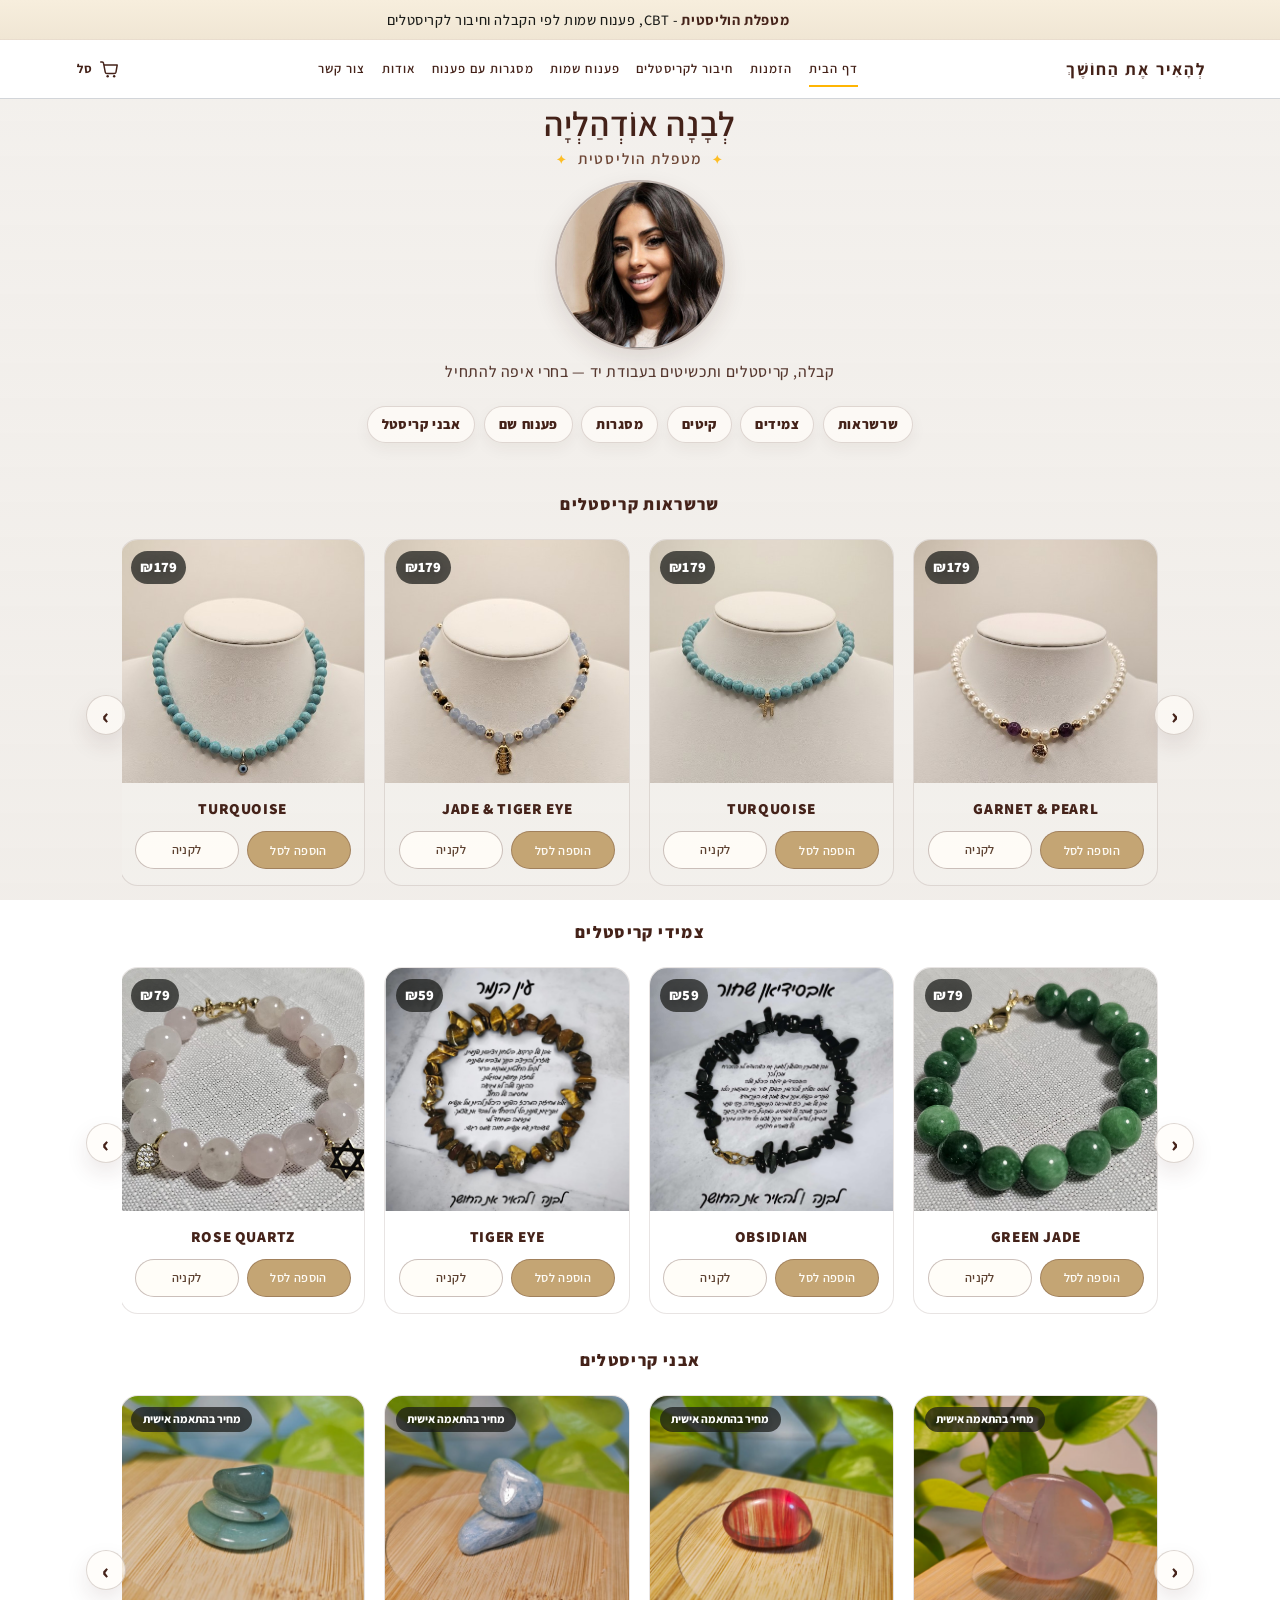
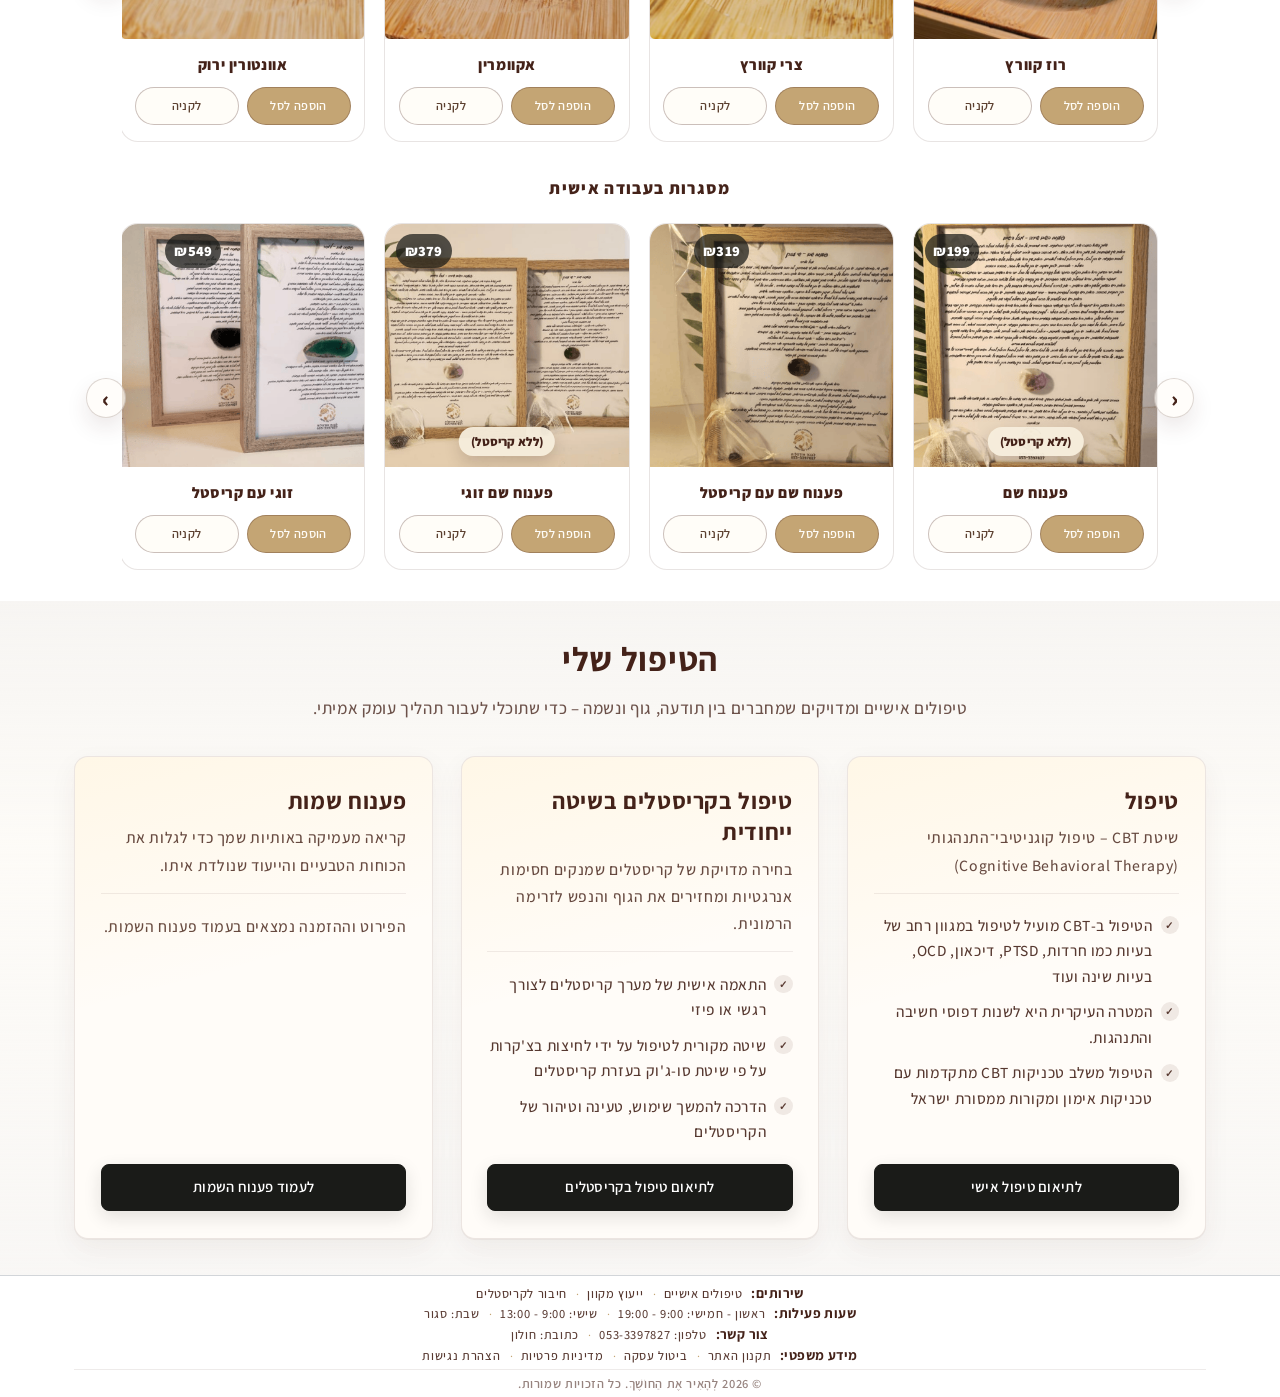
<file: index.html>
﻿<!DOCTYPE html>
<html lang="he" dir="rtl">
<head>
    <meta charset="UTF-8">
    <meta name="viewport" content="width=device-width, initial-scale=1.0">
    <meta name="format-detection" content="telephone=no">
    <meta http-equiv="X-UA-Compatible" content="IE=edge">
    <title>לבנה אודהליה</title>
    <link rel="stylesheet" href="styles.css?v=sale49">
    <link rel="icon" href="favicon.ico?v=2" sizes="any">
    <link rel="icon" type="image/png" href="favicon-32.png?v=2" sizes="32x32">
    <link rel="apple-touch-icon" href="apple-touch-icon.png?v=2">
    <meta name="google-site-verification" content="Fzcmd_ZS1Lth-FvbekWtQxCaVpW6HbOkzIeiQZvx32w" />

</head>
<body>
    <div class="collection-splash" id="collection-splash" role="dialog" aria-modal="true" aria-label="אוקטובר ורוד">
        <div class="collection-splash__panel">
            <button class="collection-splash__close" type="button" aria-label="סגירת ההודעה">×</button>
            <img class="collection-splash__img" src="image/pink-october.jpg" alt="אוקטובר ורוד — לכבוד חודש המודעות לסרטן השד, 10% הנחה בחודש אוקטובר.">
        </div>
    </div>
    <!-- וידאו רקע לעמוד הראשי -->
    <video class="page-bg-video" autoplay muted loop playsinline preload="metadata" aria-hidden="true">
        <source src="video/Jewelry_Promotional_Video_A_man_with_short_brown_hair_and_a_light_q1CH4ySU.mp4" type="video/mp4">
    </video>
    <div class="page-bg-overlay" aria-hidden="true"></div>
    <div class="announcement-bar" role="region" aria-label="הודעה">
        <div class="container announcement-bar__inner">
            <p><strong>מטפלת הוליסטית</strong> - CBT, פענוח שמות לפי הקבלה וחיבור לקריסטלים</p>
        </div>
    </div>
    <header>
        <div class="container">
            <nav>
                <div class="logo">לְהָאִיר אֶת הַחוֹשֶׁךְ</div>
                <button class="menu-toggle">☰</button>
                <ul class="menu">
                    <li><a href="index.html" class="active">דף הבית</a></li>
                    <li><a href="orders.html">הזמנות</a></li>
                    <li><a href="crystals.html">חיבור לקריסטלים</a></li>
                    <li><a href="names.html">פענוח שמות</a></li>
                    <li><a href="frames.html">מסגרות עם פענוח</a></li>
                    <li><a href="about.html">אודות</a></li>
                    <li><a href="contact.html" class="menu-contact">צור קשר</a></li>
                </ul>
                <a href="cart.html" class="header-cart" aria-label="סל קניות">
                    <svg class="header-cart__icon" viewBox="0 0 24 24" fill="none" aria-hidden="true">
                        <path d="M6 7h15l-1.4 8.2a2 2 0 0 1-2 1.6H9.2a2 2 0 0 1-2-1.7L5.2 4.8A1.5 1.5 0 0 0 3.7 3.5H2" stroke="currentColor" stroke-width="1.7" stroke-linecap="round" stroke-linejoin="round"/>
                        <circle cx="10" cy="20" r="1.4" fill="currentColor"/>
                        <circle cx="17.5" cy="20" r="1.4" fill="currentColor"/>
                    </svg>
                    <span class="header-cart__name">סל</span>
                    <span class="cart-badge" aria-hidden="true">0</span>
                </a>
            </nav>
        </div>
    </header>

    <section class="hero" id="home">
        <div class="container">
            <div class="hero-content">
                <h1>לְבָנָה אוֹדְהַלְיָה</h1>
                <div class="profession-title">מטפלת הוליסטית</div>
                <div class="hero-image-container">
                    <img src="image/levana.jpg" alt="לבנה אודהליה" class="hero-image" width="340" height="340">
                </div>
                <p class="hero-invite">קבלה, קריסטלים ותכשיטים בעבודת יד — בחרי איפה להתחיל</p>
                <nav class="hero-paths" aria-label="לאן להמשיך">
                    <a class="hero-paths__link" href="orders.html#cat-necklaces">שרשראות</a>
                    <a class="hero-paths__link" href="orders.html#cat-bracelets">צמידים</a>
                    <a class="hero-paths__link" href="orders.html#cat-kits">קיטים</a>
                    <a class="hero-paths__link" href="frames.html">מסגרות</a>
                    <a class="hero-paths__link" href="names.html">פענוח שם</a>
                    <a class="hero-paths__link" href="crystals.html">אבני קריסטל</a>
                </nav>
                <section class="jewelry-store" aria-label="חנות">
                    <h3 class="jewelry-store__section-title"><a href="orders.html#cat-necklaces">שרשראות קריסטלים</a></h3>
                    <div class="jewelry-store__carousel">
                        <button class="jewelry-store__nav jewelry-store__nav--prev" type="button" aria-label="הקודם">‹</button>
                        <div class="jewelry-store__grid jewelry-store__grid--carousel js-store-carousel" role="list" aria-label="שרשראות קריסטלים">
                            <article class="jewelry-store__item" role="listitem" data-sku="JEWEL-JCR-10" data-name="GARNET & PEARL" data-price="179" data-currency="ILS" data-image="image/j-cr/necklace-pearl-amethyst.jpg">
                                <div class="jewelry-store__media">
                                    <img class="jewelry-store__img jewelry-store__img--bust" src="image/j-cr/necklace-pearl-amethyst.jpg" alt="GARNET & PEARL" loading="lazy" decoding="async" width="600" height="800">
                                    <div class="jewelry-store__meta" aria-hidden="true">
                                        <span class="jewelry-store__price">₪179</span>
                                    </div>
                                </div>
                                <div class="jewelry-store__body">
                                    <span class="jewelry-store__label">GARNET & PEARL</span>
                            <div class="jewelry-store__story">
                                <p class="jewelry-store__story-lead">גארנט בגוון יין עמוק, פנינים טבעיות, נגיעות זהב ותליון רימון.</p>
                                <p>הגארנט היא אחת מאבני החושן — אבן שמחזקת את הכוח הפנימי, האומץ והעוצמה האישית, ומחברת ליופי ולזוהר שכבר קיימים בנו.</p>
                                <p>הפנינה מביאה איתה אנרגיה אחרת לגמרי: שלווה, זרימה, שקט פנימי ואיזון רגשי.</p>
                                <p>וזה בדיוק מה שמיוחד בשילוב שלהן יחד — עוצמה שיש בה גם רכות.</p>
                                <p class="jewelry-store__story-close">שרשרת נשית, עמוקה ומלאת נוכחות.</p>
                            </div>
                                    <div class="jewelry-store__actions">
                                        <button class="jewelry-store__add" type="button">הוספה לסל</button>
                                        <a class="jewelry-store__details" href="cart.html">לקניה</a>
                                    </div>
                                </div>
                            </article>
                            <article class="jewelry-store__item" role="listitem" data-sku="JEWEL-JCR-11" data-name="TURQUOISE" data-price="179" data-currency="ILS" data-image="image/j-cr/necklace-turquoise-chai.jpg">
                                <div class="jewelry-store__media">
                                    <img class="jewelry-store__img jewelry-store__img--bust" src="image/j-cr/necklace-turquoise-chai.jpg" alt="TURQUOISE" loading="lazy" decoding="async" width="600" height="800">
                                    <div class="jewelry-store__meta" aria-hidden="true">
                                        <span class="jewelry-store__price">₪179</span>
                                    </div>
                                </div>
                                <div class="jewelry-store__body">
                                    <span class="jewelry-store__label">TURQUOISE</span>
                                    <div class="jewelry-store__story">
                                        <p class="jewelry-store__story-lead">טורקיז בגוון תכלת שאי אפשר לפספס.</p>
                                        <p>אבן שמזוהה במיוחד עם הגנה, ומחוברת גם לביטוי עצמי, תקשורת, רוגע ואיזון.</p>
                                        <p>יש בה משהו שמצד אחד נותן תחושת שקט, ומצד שני מחזק את היכולת להביע את עצמנו בצורה ברורה ובטוחה.</p>
                                        <p class="jewelry-store__story-close">שרשרת עם נוכחות, צבע ומשמעות</p>
                                    </div>
                                    <div class="jewelry-store__actions">
                                        <button class="jewelry-store__add" type="button">הוספה לסל</button>
                                        <a class="jewelry-store__details" href="cart.html">לקניה</a>
                                    </div>
                                </div>
                            </article>
                            <article class="jewelry-store__item" role="listitem" data-sku="JEWEL-JCR-12" data-name="JADE & TIGER EYE" data-price="179" data-currency="ILS" data-image="image/j-cr/necklace-blue-tigereye.jpg">
                                <div class="jewelry-store__media">
                                    <img class="jewelry-store__img jewelry-store__img--bust" src="image/j-cr/necklace-blue-tigereye.jpg" alt="JADE & TIGER EYE" loading="lazy" decoding="async" width="600" height="800">
                                    <div class="jewelry-store__meta" aria-hidden="true">
                                        <span class="jewelry-store__price">₪179</span>
                                    </div>
                                </div>
                                <div class="jewelry-store__body">
                                    <span class="jewelry-store__label">JADE & TIGER EYE</span>
                                    <div class="jewelry-store__story">
                                        <p class="jewelry-store__story-lead">ג׳ייד בגוון תכלת עדין בשילוב עין הנמר, נגיעות זהב ותליון דג.</p>
                                        <p>הג׳ייד מזוהה עם מזל, שפע, הרמוניה ואיזון, ונחשבת לאבן שמעודדת פתיחות להזדמנויות ולדברים טובים שנכנסים לחיים.</p>
                                        <p>עין הנמר מביאה איתה אנרגיה יותר חזקה ומקרקעת: ביטחון עצמי, אומץ, כוח רצון ויכולת להתקדם לעבר המטרות שלנו.</p>
                                        <p>והשילוב ביניהן הוא בדיוק הקסם של השרשרת הזאת — לפתוח את הדלת לשפע, אבל גם שיהיה בנו הביטחון ללכת ולקחת את ההזדמנויות שמגיעות אלינו.</p>
                                        <p class="jewelry-store__story-close">עדינה בצבעים שלה, אבל עם משמעות ממש חזקה.</p>
                                    </div>
                                    <div class="jewelry-store__actions">
                                        <button class="jewelry-store__add" type="button">הוספה לסל</button>
                                        <a class="jewelry-store__details" href="cart.html">לקניה</a>
                                    </div>
                                </div>
                            </article>
                            <article class="jewelry-store__item" role="listitem" data-sku="JEWEL-JCR-13" data-name="TURQUOISE" data-price="179" data-currency="ILS" data-image="image/j-cr/necklace-turquoise-eye.jpg">
                                <div class="jewelry-store__media">
                                    <img class="jewelry-store__img jewelry-store__img--bust" src="image/j-cr/necklace-turquoise-eye.jpg" alt="TURQUOISE" loading="lazy" decoding="async" width="600" height="800">
                                    <div class="jewelry-store__meta" aria-hidden="true">
                                        <span class="jewelry-store__price">₪179</span>
                                    </div>
                                </div>
                                <div class="jewelry-store__body">
                                    <span class="jewelry-store__label">TURQUOISE</span>
                                    <div class="jewelry-store__story">
                                        <p class="jewelry-store__story-lead">טורקיז בגוון תכלת שאי אפשר לפספס.</p>
                                        <p>אבן שמזוהה במיוחד עם הגנה, ומחוברת גם לביטוי עצמי, תקשורת, רוגע ואיזון.</p>
                                        <p>יש בה משהו שמצד אחד נותן תחושת שקט, ומצד שני מחזק את היכולת להביע את עצמנו בצורה ברורה ובטוחה.</p>
                                        <p class="jewelry-store__story-close">שרשרת עם נוכחות, צבע ומשמעות</p>
                                    </div>
                                    <div class="jewelry-store__actions">
                                        <button class="jewelry-store__add" type="button">הוספה לסל</button>
                                        <a class="jewelry-store__details" href="cart.html">לקניה</a>
                                    </div>
                                </div>
                            </article>
                            <article class="jewelry-store__item" role="listitem" data-sku="JEWEL-JCR-14" data-name="GARNET" data-price="179" data-currency="ILS" data-image="image/j-cr/necklace-amethyst-gold.jpg">
                                <div class="jewelry-store__media">
                                    <img class="jewelry-store__img jewelry-store__img--bust" src="image/j-cr/necklace-amethyst-gold.jpg" alt="GARNET" loading="lazy" decoding="async" width="600" height="800">
                                    <div class="jewelry-store__meta" aria-hidden="true">
                                        <span class="jewelry-store__price">₪179</span>
                                    </div>
                                </div>
                                <div class="jewelry-store__body">
                                    <span class="jewelry-store__label">GARNET</span>
                                    <div class="jewelry-store__story">
                                        <p class="jewelry-store__story-lead">גארנט בגוון יין עמוק עם נגיעות זהב.</p>
                                        <p>אבן של עוצמה, ביטחון, תשוקה וכוח פנימי.</p>
                                        <p>מחזקת נחישות ואומץ ומחברת לאנרגיה של עשייה והגשמה.</p>
                                        <p class="jewelry-store__story-close">שרשרת עם נוכחות, אבל עדיין עדינה ומדויקת.</p>
                                    </div>
                                    <div class="jewelry-store__actions">
                                        <button class="jewelry-store__add" type="button">הוספה לסל</button>
                                        <a class="jewelry-store__details" href="cart.html">לקניה</a>
                                    </div>
                                </div>
                            </article>
                            <article class="jewelry-store__item" role="listitem" data-sku="JEWEL-JCR-15" data-name="RHODONITE" data-price="149" data-currency="ILS" data-image="image/j-cr/necklace-rhodonite.jpg">
                                <div class="jewelry-store__media">
                                    <img class="jewelry-store__img jewelry-store__img--bust" src="image/j-cr/necklace-rhodonite.jpg" alt="RHODONITE" loading="lazy" decoding="async" width="600" height="800">
                                    <div class="jewelry-store__meta" aria-hidden="true">
                                        <span class="jewelry-store__price">₪149</span>
                                    </div>
                                </div>
                                <div class="jewelry-store__body">
                                    <span class="jewelry-store__label">RHODONITE</span>
                                    <div class="jewelry-store__story">
                                        <p class="jewelry-store__story-lead">רודונייט בגוונים טבעיים של ורוד ושחור, בחיתוך צ׳יפסים שמעניק לכל שרשרת מראה מיוחד וחד־פעמי.</p>
                                        <p>הרודונייט מזוהה עם אהבה עצמית, איזון רגשי וריפוי של הלב. היא מחזקת חמלה, עוזרת לשחרר משקעים מהעבר ומזכירה לנו לבחור בעצמנו גם מתוך רכות וגם מתוך עוצמה.</p>
                                        <p>יש בה שילוב מיוחד בין הוורוד העדין לנגיעות הכהות כמו תזכורת לכך שהלב שלנו יכול לעבור דרך כאב, להחלים ממנו ולהישאר פתוח לאהבה.</p>
                                        <p class="jewelry-store__story-close">שרשרת נשית, טבעית ומלאת עומק לכל מי שרוצה לשאת איתה תזכורת לאהוב את עצמה קצת יותר.</p>
                                    </div>
                                    <div class="jewelry-store__actions">
                                        <button class="jewelry-store__add" type="button">הוספה לסל</button>
                                        <a class="jewelry-store__details" href="cart.html">לקניה</a>
                                    </div>
                                </div>
                            </article>
                            <article class="jewelry-store__item" role="listitem" data-sku="JEWEL-JCR-16" data-name="GARNET" data-price="179" data-currency="ILS" data-image="image/j-cr/necklace-ruby.jpg">
                                <div class="jewelry-store__media">
                                    <img class="jewelry-store__img jewelry-store__img--bust" src="image/j-cr/necklace-ruby.jpg" alt="GARNET" loading="lazy" decoding="async" width="600" height="800">
                                    <div class="jewelry-store__meta" aria-hidden="true">
                                        <span class="jewelry-store__price">₪179</span>
                                    </div>
                                </div>
                                <div class="jewelry-store__body">
                                    <span class="jewelry-store__label">GARNET</span>
                                    <div class="jewelry-store__story">
                                        <p class="jewelry-store__story-lead">גארנט בגוון יין עמוק עם נגיעות זהב.</p>
                                        <p>אבן של עוצמה, ביטחון, תשוקה וכוח פנימי.</p>
                                        <p>מחזקת נחישות ואומץ ומחברת לאנרגיה של עשייה והגשמה.</p>
                                        <p class="jewelry-store__story-close">שרשרת עם נוכחות, אבל עדיין עדינה ומדויקת.</p>
                                    </div>
                                    <div class="jewelry-store__actions">
                                        <button class="jewelry-store__add" type="button">הוספה לסל</button>
                                        <a class="jewelry-store__details" href="cart.html">לקניה</a>
                                    </div>
                                </div>
                            </article>
                            <article class="jewelry-store__item" role="listitem" data-sku="JEWEL-JCR-17" data-name="TURQUOISE" data-price="149" data-currency="ILS" data-image="image/j-cr/necklace-turquoise-chips.jpg">
                                <div class="jewelry-store__media">
                                    <img class="jewelry-store__img jewelry-store__img--bust" src="image/j-cr/necklace-turquoise-chips.jpg" alt="TURQUOISE" loading="lazy" decoding="async" width="600" height="800">
                                    <div class="jewelry-store__meta" aria-hidden="true">
                                        <span class="jewelry-store__price">₪149</span>
                                    </div>
                                </div>
                                <div class="jewelry-store__body">
                                    <span class="jewelry-store__label">TURQUOISE</span>
                                    <div class="jewelry-store__story">
                                        <p class="jewelry-store__story-lead">טורקיז בגוון תכלת שאי אפשר לפספס.</p>
                                        <p>אבן שמזוהה במיוחד עם הגנה, ומחוברת גם לביטוי עצמי, תקשורת, רוגע ואיזון.</p>
                                        <p>יש בה משהו שמצד אחד נותן תחושת שקט, ומצד שני מחזק את היכולת להביע את עצמנו בצורה ברורה ובטוחה.</p>
                                        <p class="jewelry-store__story-close">שרשרת עם נוכחות, צבע ומשמעות</p>
                                    </div>
                                    <div class="jewelry-store__actions">
                                        <button class="jewelry-store__add" type="button">הוספה לסל</button>
                                        <a class="jewelry-store__details" href="cart.html">לקניה</a>
                                    </div>
                                </div>
                            </article>
                            <article class="jewelry-store__item" role="listitem" data-sku="JEWEL-JCR-18" data-name="CORAL &amp; GOLD" data-price="149" data-currency="ILS" data-image="image/j-cr/necklace-coral.jpg">
                                <div class="jewelry-store__media">
                                    <img class="jewelry-store__img jewelry-store__img--bust" src="image/j-cr/necklace-coral.jpg" alt="CORAL &amp; GOLD" loading="lazy" decoding="async" width="600" height="800">
                                    <div class="jewelry-store__meta" aria-hidden="true">
                                        <span class="jewelry-store__price">₪149</span>
                                    </div>
                                </div>
                                <div class="jewelry-store__body">
                                    <span class="jewelry-store__label">CORAL &amp; GOLD</span>
                                    <div class="jewelry-store__story">
                                        <p class="jewelry-store__story-lead">קורל בגוון אדום עמוק בחיתוך צ׳יפסים, בשילוב צ׳יפסים מוזהבים שמוסיפים אור ונוכחות.</p>
                                        <p>הקורל מזוהה עם חיות, אומץ, תשוקה ושמחת חיים. יש בו אנרגיה שמחזקת את כוח הרצון ומזכירה לנו להתחבר לאש הפנימית שלנו לזוז, ליצור ולבחור בחיים מתוך ביטחון.</p>
                                        <p>נגיעות הזהב מכניסות לשרשרת זוהר וחמימות, ומדגישות את הגוון העשיר והמיוחד של הקורל.</p>
                                        <p class="jewelry-store__story-close">שרשרת נשית, מלאת חיים ונוכחות. כזאת שמכניסה צבע, אנרגיה וזוהר לכל מראה.</p>
                                    </div>
                                    <div class="jewelry-store__actions">
                                        <button class="jewelry-store__add" type="button">הוספה לסל</button>
                                        <a class="jewelry-store__details" href="cart.html">לקניה</a>
                                    </div>
                                </div>
                            </article>
                            <article class="jewelry-store__item" role="listitem" data-sku="JEWEL-JCR-19" data-name="GREEN JADE" data-price="179" data-currency="ILS" data-image="image/j-cr/necklace-jade.jpg">
                                <div class="jewelry-store__media">
                                    <img class="jewelry-store__img jewelry-store__img--bust" src="image/j-cr/necklace-jade.jpg" alt="GREEN JADE" loading="lazy" decoding="async" width="600" height="800">
                                    <div class="jewelry-store__meta" aria-hidden="true">
                                        <span class="jewelry-store__price">₪179</span>
                                    </div>
                                </div>
                                <div class="jewelry-store__body">
                                    <span class="jewelry-store__label">GREEN JADE</span>
                                    <div class="jewelry-store__story">
                                        <p class="jewelry-store__story-lead">ג׳ייד בגוון ירוק טבעי, רענן ומלא חיים.</p>
                                        <p>הג׳ייד מזוהה עם מזל, שפע, הרמוניה ואיזון. היא נחשבת לאבן שמעודדת פתיחות להזדמנויות חדשות ולדברים הטובים שמבקשים להיכנס לחיינו.</p>
                                        <p>יש בה אנרגיה רגועה ויציבה שמזכירה לנו ששפע לא תמיד מגיע ברעש. לפעמים הוא מתחיל דווקא כשאנחנו מרפות, סומכות ומאפשרות לעצמנו לקבל.</p>
                                        <p class="jewelry-store__story-close">שרשרת עדינה ומלאת נוכחות, שמכניסה איתה תחושה של התחדשות, צמיחה ושפע.</p>
                                    </div>
                                    <div class="jewelry-store__actions">
                                        <button class="jewelry-store__add" type="button">הוספה לסל</button>
                                        <a class="jewelry-store__details" href="cart.html">לקניה</a>
                                    </div>
                                </div>
                            </article>
                            <article class="jewelry-store__item" role="listitem" data-sku="JEWEL-JCR-20" data-name="TURQUOISE" data-price="179" data-currency="ILS" data-image="image/j-cr/necklace-turquoise-chai-2.jpg">
                                <div class="jewelry-store__media">
                                    <img class="jewelry-store__img jewelry-store__img--bust" src="image/j-cr/necklace-turquoise-chai-2.jpg" alt="TURQUOISE" loading="lazy" decoding="async" width="600" height="800">
                                    <div class="jewelry-store__meta" aria-hidden="true">
                                        <span class="jewelry-store__price">₪179</span>
                                    </div>
                                </div>
                                <div class="jewelry-store__body">
                                    <span class="jewelry-store__label">TURQUOISE</span>
                                    <div class="jewelry-store__story">
                                        <p class="jewelry-store__story-lead">טורקיז בגוון תכלת שאי אפשר לפספס.</p>
                                        <p>אבן שמזוהה במיוחד עם הגנה, ומחוברת גם לביטוי עצמי, תקשורת, רוגע ואיזון.</p>
                                        <p>יש בה משהו שמצד אחד נותן תחושת שקט, ומצד שני מחזק את היכולת להביע את עצמנו בצורה ברורה ובטוחה.</p>
                                        <p class="jewelry-store__story-close">שרשרת עם נוכחות, צבע ומשמעות</p>
                                    </div>
                                    <div class="jewelry-store__actions">
                                        <button class="jewelry-store__add" type="button">הוספה לסל</button>
                                        <a class="jewelry-store__details" href="cart.html">לקניה</a>
                                    </div>
                                </div>
                            </article>
                            <article class="jewelry-store__item" role="listitem" data-sku="JEWEL-JCR-21" data-name="BLUE JADE" data-price="179" data-currency="ILS" data-image="image/j-cr/necklace-blue-agate.jpg">
                                <div class="jewelry-store__media">
                                    <img class="jewelry-store__img jewelry-store__img--bust" src="image/j-cr/necklace-blue-agate.jpg" alt="BLUE JADE" loading="lazy" decoding="async" width="600" height="800">
                                    <div class="jewelry-store__meta" aria-hidden="true">
                                        <span class="jewelry-store__price">₪179</span>
                                    </div>
                                </div>
                                <div class="jewelry-store__body">
                                    <span class="jewelry-store__label">BLUE JADE</span>
                                    <div class="jewelry-store__story">
                                        <p class="jewelry-store__story-lead">ג׳ייד בגוון תכלת עדין, בחרוזים חלקים שמעניקים לו מראה נקי, רגוע ומדויק.</p>
                                        <p>הג׳ייד מזוהה עם מזל, שפע, הרמוניה ואיזון. הוא נחשב לאבן שמעודדת פתיחות להזדמנויות חדשות ולדברים הטובים שנכנסים לחיינו.</p>
                                        <p>הגוון התכול מוסיף תחושה של שלווה, בהירות וזרימה. כמו תזכורת לסמוך על הדרך ולאפשר לדברים להגיע בזמן הנכון.</p>
                                        <p class="jewelry-store__story-close">תכשיט עדין ומלא משמעות, שמחבר בין שקט פנימי לאנרגיה של שפע והתחדשות.</p>
                                    </div>
                                    <div class="jewelry-store__actions">
                                        <button class="jewelry-store__add" type="button">הוספה לסל</button>
                                        <a class="jewelry-store__details" href="cart.html">לקניה</a>
                                    </div>
                                </div>
                            </article>
                            <article class="jewelry-store__item" role="listitem" data-sku="JEWEL-JCR-22" data-name="LARIMAR &amp; PEARL" data-price="149" data-currency="ILS" data-image="image/j-cr/necklace-aquamarine-pearls.jpg">
                                <div class="jewelry-store__media">
                                    <img class="jewelry-store__img jewelry-store__img--bust" src="image/j-cr/necklace-aquamarine-pearls.jpg" alt="LARIMAR &amp; PEARL" loading="lazy" decoding="async" width="600" height="800">
                                    <div class="jewelry-store__meta" aria-hidden="true">
                                        <span class="jewelry-store__price">₪149</span>
                                    </div>
                                </div>
                                <div class="jewelry-store__body">
                                    <span class="jewelry-store__label">LARIMAR &amp; PEARL</span>
                                    <div class="jewelry-store__story">
                                        <p class="jewelry-store__story-lead">לרימר בגווני תכלת־ים בשילוב פנינים טבעיות ועדינות.</p>
                                        <p>הלרימר מזוהה עם רוגע, שלווה, תקשורת רכה וביטוי עצמי. יש בה אנרגיה שמזכירה את הים שקטה, זורמת ומאפשרת לנו לעצור, לנשום ולהקשיב לקול הפנימי שלנו.</p>
                                        <p>הפנינה מביאה איתה טוהר, איזון רגשי וחכמה נשית, ומוסיפה לשרשרת רכות קלאסית ועל־זמנית.</p>
                                        <p>והשילוב ביניהן מרגיש כמו ים שקט זרימה, עומק ורכות שמתחברים יחד בהרמוניה.</p>
                                        <p class="jewelry-store__story-close">שרשרת נשית, אלגנטית ומלאת שלווה, עם יופי עדין שאי אפשר להתעלם ממנו.</p>
                                    </div>
                                    <div class="jewelry-store__actions">
                                        <button class="jewelry-store__add" type="button">הוספה לסל</button>
                                        <a class="jewelry-store__details" href="cart.html">לקניה</a>
                                    </div>
                                </div>
                            </article>
                        </div>
                        <button class="jewelry-store__nav jewelry-store__nav--next" type="button" aria-label="הבא">›</button>
                    </div>

                    <h3 class="jewelry-store__section-title jewelry-store__section-title--spaced"><a href="orders.html#cat-bracelets">צמידי קריסטלים</a></h3>
                    <div class="jewelry-store__carousel">
                        <button class="jewelry-store__nav jewelry-store__nav--prev" type="button" aria-label="הקודם">‹</button>
                        <div class="jewelry-store__grid jewelry-store__grid--carousel js-store-carousel" role="list" aria-label="צמידי קריסטלים">
                            <article class="jewelry-store__item" role="listitem" data-sku="JEWEL-JCR-01" data-name="GREEN JADE" data-price="79" data-currency="ILS" data-image="image/j-cr/WhatsApp%20Image%202026-05-05%20at%2015.32.55.jpeg">
                                <div class="jewelry-store__media">
                                    <img class="jewelry-store__img" src="image/j-cr/WhatsApp%20Image%202026-05-05%20at%2015.32.55.jpeg" alt="GREEN JADE" loading="lazy" decoding="async" width="600" height="600">
                                    <div class="jewelry-store__meta" aria-hidden="true">
                                        <span class="jewelry-store__price">₪79</span>
                                    </div>
                                </div>
                                <div class="jewelry-store__body">
                                    <span class="jewelry-store__label">GREEN JADE</span>
                                    <div class="jewelry-store__story">
                                        <p class="jewelry-store__story-lead">ג׳ייד בגוון ירוק טבעי, רענן ומלא חיים.</p>
                                        <p>הג׳ייד הירוק נחשב לסמל של מזל, שפע ושגשוג. הוא מחזק גישה חיובית כלפי כסף והצלחה ומעודד לזהות אפשרויות לצמיחה גם במקומות שלא ראינו קודם.</p>
                                        <p>הצבע הירוק מחבר להתחדשות ולתהליכים שמבשילים בהדרגה — כמו זרע שנשתל ומקבל את הזמן להפוך לדבר גדול.</p>
                                        <p class="jewelry-store__story-close">צמיד של צמיחה מבורכת ושפע שמגיע ממקום יציב.</p>
                                    </div>
                                    <div class="jewelry-store__actions">
                                        <button class="jewelry-store__add" type="button">הוספה לסל</button>
                                        <a class="jewelry-store__details" href="cart.html">לקניה</a>
                                    </div>
                                </div>
                            </article>
                            <article class="jewelry-store__item" role="listitem" data-sku="JEWEL-JCR-02" data-name="OBSIDIAN" data-price="59" data-currency="ILS" data-image="image/j-cr/WhatsApp%20Image%202026-05-05%20at%2015.32.56%20%281%29.jpeg">
                                <div class="jewelry-store__media">
                                    <img class="jewelry-store__img" src="image/j-cr/WhatsApp%20Image%202026-05-05%20at%2015.32.56%20%281%29.jpeg" alt="OBSIDIAN" loading="lazy" decoding="async" width="600" height="600">
                                    <div class="jewelry-store__meta" aria-hidden="true">
                                        <span class="jewelry-store__price">₪59</span>
                                    </div>
                                </div>
                                <div class="jewelry-store__body">
                                    <span class="jewelry-store__label">OBSIDIAN</span>
                                    <div class="jewelry-store__story">
                                        <p class="jewelry-store__story-lead">צמיד אובסידיאן שחורה בחיתוך צ׳יפסים טבעי, שמעניק לכל צמיד מראה עמוק וייחודי.</p>
                                        <p>האובסידיאן מזוהה עם הגנה, קרקוע, יציבות וכוח פנימי. היא נחשבת לאבן שעוזרת לשחרר אנרגיות שכבר אינן משרתות אותנו ולהתחבר לאמת הפנימית שלנו.</p>
                                        <p>יש בה אנרגיה חזקה שמזכירה לנו להציב גבולות, לעמוד יציבות במקום שלנו ולשמור על עצמנו גם מול רעשים והשפעות מבחוץ.</p>
                                        <p class="jewelry-store__story-close">צמיד עם נוכחות ועומק. להגנה, לחיזוק ולתחושת יציבות פנימית.</p>
                                    </div>
                                    <div class="jewelry-store__actions">
                                        <button class="jewelry-store__add" type="button">הוספה לסל</button>
                                        <a class="jewelry-store__details" href="cart.html">לקניה</a>
                                    </div>
                                </div>
                            </article>
                            <article class="jewelry-store__item" role="listitem" data-sku="JEWEL-JCR-03" data-name="TIGER EYE" data-price="59" data-currency="ILS" data-image="image/j-cr/WhatsApp%20Image%202026-05-05%20at%2015.32.56%20%283%29.jpeg">
                                <div class="jewelry-store__media">
                                    <img class="jewelry-store__img" src="image/j-cr/WhatsApp%20Image%202026-05-05%20at%2015.32.56%20%283%29.jpeg" alt="TIGER EYE" loading="lazy" decoding="async" width="600" height="600">
                                    <div class="jewelry-store__meta" aria-hidden="true">
                                        <span class="jewelry-store__price">₪59</span>
                                    </div>
                                </div>
                                <div class="jewelry-store__body">
                                    <span class="jewelry-store__label">TIGER EYE</span>
                                    <div class="jewelry-store__story">
                                        <p class="jewelry-store__story-lead">צמיד עין הנמר בחיתוך צ׳יפסים טבעי, בגוונים חמים של חום וזהב.</p>
                                        <p>עין הנמר מזוהה עם ביטחון עצמי, אומץ, כוח רצון וקרקוע. היא מעודדת אותנו לסמוך על היכולות שלנו, לקבל החלטות בביטחון ולהתקדם בנחישות לעבר המטרות שלנו.</p>
                                        <p>יש בה שילוב מיוחד בין יציבות לתנועה. להישאר מחוברות לעצמנו, אבל לא לפחד לעשות את הצעד הבא.</p>
                                        <p class="jewelry-store__story-close">צמיד עם נוכחות ואנרגיה חזקה, שמזכיר לנו כמה כוח כבר קיים בתוכנו.</p>
                                    </div>
                                    <div class="jewelry-store__actions">
                                        <button class="jewelry-store__add" type="button">הוספה לסל</button>
                                        <a class="jewelry-store__details" href="cart.html">לקניה</a>
                                    </div>
                                </div>
                            </article>
                            <article class="jewelry-store__item" role="listitem" data-sku="JEWEL-JCR-04" data-name="ROSE QUARTZ" data-price="79" data-currency="ILS" data-image="image/j-cr/WhatsApp%20Image%202026-05-05%20at%2015.32.56%20%284%29.jpeg">
                                <div class="jewelry-store__media">
                                    <img class="jewelry-store__img" src="image/j-cr/WhatsApp%20Image%202026-05-05%20at%2015.32.56%20%284%29.jpeg" alt="ROSE QUARTZ" loading="lazy" decoding="async" width="600" height="600">
                                    <div class="jewelry-store__meta" aria-hidden="true">
                                        <span class="jewelry-store__price">₪79</span>
                                    </div>
                                </div>
                                <div class="jewelry-store__body">
                                    <span class="jewelry-store__label">ROSE QUARTZ</span>
                                    <div class="jewelry-store__story">
                                        <p class="jewelry-store__story-lead">צמיד רוז קוורץ בגוון ורוד עדין ורך.</p>
                                        <p>הרוז קוורץ מזוהה עם אהבה עצמית, חמלה, רכות ופתיחת הלב לאהבה. היא מזכירה לנו לעצור, להקשיב לעצמנו ולהעניק ללב את אותה אהבה שאנחנו נותנות לאחרים.</p>
                                        <p>יש בה אנרגיה נעימה ומרגיעה שמחברת לקבלה עצמית ולמערכות יחסים שמבוססות על רוך, כנות ואהבה.</p>
                                        <p class="jewelry-store__story-close">צמיד נשי ועדין, עם משמעות שמזכירה לנו שהאהבה מתחילה קודם כול בתוכנו.</p>
                                    </div>
                                    <div class="jewelry-store__actions">
                                        <button class="jewelry-store__add" type="button">הוספה לסל</button>
                                        <a class="jewelry-store__details" href="cart.html">לקניה</a>
                                    </div>
                                </div>
                            </article>
                            <article class="jewelry-store__item" role="listitem" data-sku="JEWEL-JCR-05" data-name="BLUE AGATE" data-price="79" data-currency="ILS" data-image="image/j-cr/WhatsApp%20Image%202026-05-05%20at%2015.32.56%20%285%29.jpeg">
                                <div class="jewelry-store__media">
                                    <img class="jewelry-store__img" src="image/j-cr/WhatsApp%20Image%202026-05-05%20at%2015.32.56%20%285%29.jpeg" alt="BLUE AGATE" loading="lazy" decoding="async" width="600" height="600">
                                    <div class="jewelry-store__meta" aria-hidden="true">
                                        <span class="jewelry-store__price">₪79</span>
                                    </div>
                                </div>
                                <div class="jewelry-store__body">
                                    <span class="jewelry-store__label">BLUE AGATE</span>
                                    <div class="jewelry-store__story">
                                        <p class="jewelry-store__story-lead">שרשרת אגת כחולה בגוונים רכים ושקופים.</p>
                                        <p>האגת הכחולה מאפשרת לעבד מחשבות ורגשות בסבלנות, בלי למהר להגיב. היא מעודדת הקשבה עמוקה, בחירת מילים מדויקת ותקשורת שנשארת נעימה גם בשיחות מורכבות.</p>
                                        <p>זו אבן של קול שקול — לא שקט שנובע מפחד, אלא דיבור שמגיע לאחר מחשבה.</p>
                                        <p class="jewelry-store__story-close">שרשרת אלגנטית ונקייה, לאישה שיודעת שלמילים שלה יש כוח.</p>
                                    </div>
                                    <div class="jewelry-store__actions">
                                        <button class="jewelry-store__add" type="button">הוספה לסל</button>
                                        <a class="jewelry-store__details" href="cart.html">לקניה</a>
                                    </div>
                                </div>
                            </article>
                            <article class="jewelry-store__item" role="listitem" data-sku="JEWEL-JCR-06" data-name="OBSIDIAN &amp; AMAZONITE" data-price="79" data-currency="ILS" data-image="image/j-cr/WhatsApp%20Image%202026-05-05%20at%2015.32.57%20%281%29.jpeg">
                                <div class="jewelry-store__media">
                                    <img class="jewelry-store__img" src="image/j-cr/WhatsApp%20Image%202026-05-05%20at%2015.32.57%20%281%29.jpeg" alt="OBSIDIAN &amp; AMAZONITE" loading="lazy" decoding="async" width="600" height="600">
                                    <div class="jewelry-store__meta" aria-hidden="true">
                                        <span class="jewelry-store__price">₪79</span>
                                    </div>
                                </div>
                                <div class="jewelry-store__body">
                                    <span class="jewelry-store__label">OBSIDIAN &amp; AMAZONITE</span>
                                    <div class="jewelry-store__story">
                                        <p class="jewelry-store__story-lead">צמיד לגבר בשילוב אובסידיאן שחורה ואמזונייט בגווני כחול־ירוק.</p>
                                        <p>האובסידיאן מזוהה עם הגנה, קרקוע, יציבות וכוח פנימי. היא מחזקת את היכולת להציב גבולות, להישאר ממוקדים ולעמוד בביטחון מול אתגרים.</p>
                                        <p>האמזונייט מביאה איתה אנרגיה רגועה ומאוזנת יותר, ומזוהה עם שלווה, תקשורת ברורה וביטוי עצמי.</p>
                                        <p>והשילוב ביניהן הוא בדיוק העוצמה של הצמיד הזה. כוח שיש בו שקט, יציבות לצד גמישות וביטחון שלא צריך להוכיח את עצמו.</p>
                                        <p class="jewelry-store__story-close">צמיד גברי, נקי ומלא נוכחות, עם שילוב צבעים עמוק ומדויק.</p>
                                    </div>
                                    <div class="jewelry-store__actions">
                                        <button class="jewelry-store__add" type="button">הוספה לסל</button>
                                        <a class="jewelry-store__details" href="cart.html">לקניה</a>
                                    </div>
                                </div>
                            </article>
                            <article class="jewelry-store__item" role="listitem" data-sku="JEWEL-JCR-07" data-name="OBSIDIAN &amp; TIGER EYE" data-price="79" data-currency="ILS" data-image="image/j-cr/WhatsApp%20Image%202026-05-05%20at%2015.32.57%20%282%29.jpeg">
                                <div class="jewelry-store__media">
                                    <img class="jewelry-store__img" src="image/j-cr/WhatsApp%20Image%202026-05-05%20at%2015.32.57%20%282%29.jpeg" alt="OBSIDIAN &amp; TIGER EYE" loading="lazy" decoding="async" width="600" height="600">
                                    <div class="jewelry-store__meta" aria-hidden="true">
                                        <span class="jewelry-store__price">₪79</span>
                                    </div>
                                </div>
                                <div class="jewelry-store__body">
                                    <span class="jewelry-store__label">OBSIDIAN &amp; TIGER EYE</span>
                                    <div class="jewelry-store__story">
                                        <p class="jewelry-store__story-lead">צמיד לגבר בשילוב אובסידיאן שחורה ועין הנמר בגווני חום וזהב.</p>
                                        <p>האובסידיאן מסלקת רעשי רקע וחושפת את הדברים כפי שהם. עין הנמר לוקחת את הבהירות הזאת צעד קדימה ומתרגמת אותה להחלטה, התמדה וביצוע.</p>
                                        <p>זהו שילוב לגבר שפועל מתוך שיקול דעת — לא בפזיזות, אך גם לא נשאר במקום בגלל היסוס.</p>
                                        <p class="jewelry-store__story-close">צמיד חד, מרשים וממוקד מטרה.</p>
                                    </div>
                                    <div class="jewelry-store__actions">
                                        <button class="jewelry-store__add" type="button">הוספה לסל</button>
                                        <a class="jewelry-store__details" href="cart.html">לקניה</a>
                                    </div>
                                </div>
                            </article>
                            <article class="jewelry-store__item" role="listitem" data-sku="JEWEL-JCR-08" data-name="OBSIDIAN" data-price="79" data-currency="ILS" data-image="image/j-cr/WhatsApp%20Image%202026-05-05%20at%2015.32.57%20%283%29.jpeg">
                                <div class="jewelry-store__media">
                                    <img class="jewelry-store__img" src="image/j-cr/WhatsApp%20Image%202026-05-05%20at%2015.32.57%20%283%29.jpeg" alt="OBSIDIAN" loading="lazy" decoding="async" width="600" height="600">
                                    <div class="jewelry-store__meta" aria-hidden="true">
                                        <span class="jewelry-store__price">₪79</span>
                                    </div>
                                </div>
                                <div class="jewelry-store__body">
                                    <span class="jewelry-store__label">OBSIDIAN</span>
                                    <div class="jewelry-store__story">
                                        <p class="jewelry-store__story-lead">צמיד אובסידיאן שחורה במראה עמוק ועוצמתי.</p>
                                        <p>האובסידיאן נוצרת מלבה געשית שהתקררה — מפגש בין אש חזקה לקרקע יציבה. היא מסייעת לחשוף דפוסים, הרגלים וקשרים שכבר אינם משרתים אותנו, ומעניקה כוח להשאיר אותם מאחור.</p>
                                        <p>זו אבן של אמת פנימית: לראות את הדברים כפי שהם, בלי להסתיר ובלי לייפות, ומתוך הבהירות הזאת לבחור מחדש.</p>
                                        <p class="jewelry-store__story-close">צמיד חד, נקי ומלא נוכחות למי שמוכנה לפנות מקום לשינוי אמיתי.</p>
                                    </div>
                                    <div class="jewelry-store__actions">
                                        <button class="jewelry-store__add" type="button">הוספה לסל</button>
                                        <a class="jewelry-store__details" href="cart.html">לקניה</a>
                                    </div>
                                </div>
                            </article>
                            <article class="jewelry-store__item" role="listitem" data-sku="JEWEL-JCR-23" data-name="CITRINE" data-price="99" data-currency="ILS" data-image="image/j-cr/bracelet-citrine.jpg">
                                <div class="jewelry-store__media">
                                    <img class="jewelry-store__img" src="image/j-cr/bracelet-citrine.jpg" alt="CITRINE" loading="lazy" decoding="async" width="600" height="800">
                                    <div class="jewelry-store__meta" aria-hidden="true">
                                        <span class="jewelry-store__price">₪99</span>
                                    </div>
                                </div>
                                <div class="jewelry-store__body">
                                    <span class="jewelry-store__label">CITRINE</span>
                                    <div class="jewelry-store__story">
                                        <p class="jewelry-store__story-lead">צמיד סיטרין בגוונים זהובים ומוארים.</p>
                                        <p>הסיטרין מכונה „אבן השפע” ומחוברת להצלחה, פרנסה והגשמת מטרות. היא מחזקת חשיבה חיובית ומעודדת אותנו להכיר ביכולות שלנו, להעז לבקש יותר ולהיות פתוחות לקבל את מה שמגיע אלינו.</p>
                                        <p>האנרגיה השמשית שלה מכניסה שמחה והתלהבות גם לימים שגרתיים ומעוררת רצון ליצור, להתפתח ולצמוח.</p>
                                        <p class="jewelry-store__story-close">צמיד מלא אור, שנועד להכניס לחיים תדר של שפע ואפשרויות חדשות.</p>
                                    </div>
                                    <div class="jewelry-store__actions">
                                        <button class="jewelry-store__add" type="button">הוספה לסל</button>
                                        <a class="jewelry-store__details" href="cart.html">לקניה</a>
                                    </div>
                                </div>
                            </article>
                            <article class="jewelry-store__item" role="listitem" data-sku="JEWEL-JCR-24" data-name="LAPIS LAZULI &amp; AQUAMARINE" data-price="99" data-currency="ILS" data-image="image/j-cr/bracelet-lapis-moonstone.jpg">
                                <div class="jewelry-store__media">
                                    <img class="jewelry-store__img" src="image/j-cr/bracelet-lapis-moonstone.jpg" alt="LAPIS LAZULI &amp; AQUAMARINE" loading="lazy" decoding="async" width="600" height="800">
                                    <div class="jewelry-store__meta" aria-hidden="true">
                                        <span class="jewelry-store__price">₪99</span>
                                    </div>
                                </div>
                                <div class="jewelry-store__body">
                                    <span class="jewelry-store__label">LAPIS LAZULI &amp; AQUAMARINE</span>
                                    <div class="jewelry-store__story">
                                        <p class="jewelry-store__story-lead">לאפיס לזולי בכחול עמוק בשילוב אקוומרין בגוון תכלת צלול.</p>
                                        <p>הלאפיס לזולי נחשבה עוד בעולם העתיק לאבן של חכמה, ידע ואמת. היא מעודדת התבוננות עמוקה והבנה של מה שנמצא מעבר לרושם הראשוני.</p>
                                        <p>האקוומרין מנקה ערפל ומביאה בהירות, במיוחד ברגעים של התלבטות או עומס מחשבתי.</p>
                                        <p>יחד הן מחברות בין העומק הדרוש כדי לשאול את השאלות הנכונות לבין הצלילות שמאפשרת למצוא את התשובה.</p>
                                        <p class="jewelry-store__story-close">שילוב כחול, אלגנטי ומלא חכמה לראש בהיר ולבחירות מדויקות.</p>
                                    </div>
                                    <div class="jewelry-store__actions">
                                        <button class="jewelry-store__add" type="button">הוספה לסל</button>
                                        <a class="jewelry-store__details" href="cart.html">לקניה</a>
                                    </div>
                                </div>
                            </article>
                            <article class="jewelry-store__item" role="listitem" data-sku="JEWEL-JCR-25" data-name="AMAZONITE" data-price="79" data-currency="ILS" data-image="image/j-cr/bracelet-aquamarine.jpg">
                                <div class="jewelry-store__media">
                                    <img class="jewelry-store__img" src="image/j-cr/bracelet-aquamarine.jpg" alt="AMAZONITE" loading="lazy" decoding="async" width="600" height="800">
                                    <div class="jewelry-store__meta" aria-hidden="true">
                                        <span class="jewelry-store__price">₪79</span>
                                    </div>
                                </div>
                                <div class="jewelry-store__body">
                                    <span class="jewelry-store__label">AMAZONITE</span>
                                    <div class="jewelry-store__story">
                                        <p class="jewelry-store__story-lead">צמיד אמזונייט בגוונים טבעיים של טורקיז, ירוק ותכלת. שילוב צבעים שמזכיר מים, טבע וחופש.</p>
                                        <p>האמזונייט מכונה גם "אבן האמת", ומזוהה עם אותנטיות ועם האומץ להיות מי שאנחנו באמת. היא מזכירה לנו לא להקטין את עצמנו כדי להתאים לאחרים, להכיר ברצונות שלנו ולבחור במה שמרגיש נכון עבורנו.</p>
                                        <p>זה צמיד למי שרוצה ללכת בדרך שלה. ברכות, אבל בלי לוותר על עצמה.</p>
                                        <p class="jewelry-store__story-close">טבעי, מרענן ומלא אופי.</p>
                                    </div>
                                    <div class="jewelry-store__actions">
                                        <button class="jewelry-store__add" type="button">הוספה לסל</button>
                                        <a class="jewelry-store__details" href="cart.html">לקניה</a>
                                    </div>
                                </div>
                            </article>
                            <article class="jewelry-store__item" role="listitem" data-sku="JEWEL-JCR-26" data-name="LAPIS LAZULI" data-price="99" data-currency="ILS" data-image="image/j-cr/bracelet-lapis.jpg">
                                <div class="jewelry-store__media">
                                    <img class="jewelry-store__img" src="image/j-cr/bracelet-lapis.jpg" alt="LAPIS LAZULI" loading="lazy" decoding="async" width="600" height="800">
                                    <div class="jewelry-store__meta" aria-hidden="true">
                                        <span class="jewelry-store__price">₪99</span>
                                    </div>
                                </div>
                                <div class="jewelry-store__body">
                                    <span class="jewelry-store__label">LAPIS LAZULI</span>
                                    <div class="jewelry-store__story">
                                        <p class="jewelry-store__story-lead">לאפיס לזולי בגוון כחול עמוק, עם נגיעות טבעיות שמזכירות שמיים זרועי כוכבים.</p>
                                        <p>לאורך ההיסטוריה נחשבה הלאפיס לאבן של חכמה, ידע ואמת. היא מעודדת להעמיק מעבר למה שרואים מבחוץ, לסמוך על התובנות שלנו ולבחון מצבים מתוך ראייה רחבה ובוגרת.</p>
                                        <p>זו אבן לאישה שמבקשת להכיר את עצמה לעומק, להרחיב את התודעה ולפעול מתוך הבנה ולא מתוך דחף רגעי.</p>
                                        <p class="jewelry-store__story-close">תכשיט מלכותי ומלא מסתורין, עם כחול שאי אפשר להישאר אדישים אליו.</p>
                                    </div>
                                    <div class="jewelry-store__actions">
                                        <button class="jewelry-store__add" type="button">הוספה לסל</button>
                                        <a class="jewelry-store__details" href="cart.html">לקניה</a>
                                    </div>
                                </div>
                            </article>
                            <article class="jewelry-store__item" role="listitem" data-sku="JEWEL-JCR-27" data-name="CITRINE &amp; CARNELIAN" data-price="99" data-currency="ILS" data-image="image/j-cr/bracelet-garnet-citrine.jpg">
                                <div class="jewelry-store__media">
                                    <img class="jewelry-store__img" src="image/j-cr/bracelet-garnet-citrine.jpg" alt="CITRINE &amp; CARNELIAN" loading="lazy" decoding="async" width="600" height="800">
                                    <div class="jewelry-store__meta" aria-hidden="true">
                                        <span class="jewelry-store__price">₪99</span>
                                    </div>
                                </div>
                                <div class="jewelry-store__body">
                                    <span class="jewelry-store__label">CITRINE &amp; CARNELIAN</span>
                                    <div class="jewelry-store__story">
                                        <p class="jewelry-store__story-lead">צמיד סיטרין וקרנליאן בגוונים חמים של צהוב, כתום ואדום.</p>
                                        <p>הסיטרין מכונה „אבן השפע” ומחזקת אופטימיות, ביטחון ביכולת להצליח ופתיחות לקבל את הטוב שהחיים מציעים.</p>
                                        <p>הקרנליאן מביאה את כוח העשייה — יצירתיות, מוטיבציה, תעוזה והתלהבות שמניעה רעיונות קדימה.</p>
                                        <p>יחד הן יוצרות שילוב של שפע ופעולה: לא רק לחלום על מה שאנחנו רוצות, אלא להדליק את האש ולגרום לזה לקרות.</p>
                                        <p class="jewelry-store__story-close">צמיד שמח, אנרגטי ומלא אור למי שמוכנה ליצור, להתקדם ולהגשים.</p>
                                    </div>
                                    <div class="jewelry-store__actions">
                                        <button class="jewelry-store__add" type="button">הוספה לסל</button>
                                        <a class="jewelry-store__details" href="cart.html">לקניה</a>
                                    </div>
                                </div>
                            </article>
                        </div>
                        <button class="jewelry-store__nav jewelry-store__nav--next" type="button" aria-label="הבא">›</button>
                    </div>

                    <h3 class="jewelry-store__section-title jewelry-store__section-title--spaced"><a href="orders.html#cat-stones">אבני קריסטלים</a></h3>
                    <div class="jewelry-store__carousel">
                        <button class="jewelry-store__nav jewelry-store__nav--prev" type="button" aria-label="הקודם">‹</button>
                        <div class="jewelry-store__grid jewelry-store__grid--carousel js-store-carousel" role="list" aria-label="קריסטלים">
                        <article class="jewelry-store__item" role="listitem" data-sku="CRYSTAL-ROSE" data-name="רוז קוורץ" data-price="0" data-price-note="מחיר בהתאמה אישית" data-currency="ILS" data-image="image/rose-quartz.png">
                            <div class="jewelry-store__media">
                                <img class="jewelry-store__img jewelry-store__img--contain" src="image/rose-quartz.png" alt="רוז קוורץ" loading="lazy" decoding="async" width="600" height="600">
                            <div class="jewelry-store__meta" aria-hidden="true"><span class="jewelry-store__price jewelry-store__price--note">מחיר בהתאמה אישית</span></div>
                            </div>
                            <div class="jewelry-store__body">
                                <span class="jewelry-store__label">רוז קוורץ</span>
                                <div class="jewelry-store__actions">
                                    <button class="jewelry-store__add" type="button">הוספה לסל</button>
                                    <a class="jewelry-store__details" href="cart.html">לקניה</a>
                                </div>
                            </div>
                        </article>
                        <article class="jewelry-store__item" role="listitem" data-sku="CRYSTAL-TSEI" data-name="צרי קוורץ" data-price="0" data-price-note="מחיר בהתאמה אישית" data-currency="ILS" data-image="image/Tsei-Quartz.png">
                            <div class="jewelry-store__media">
                                <img class="jewelry-store__img jewelry-store__img--contain" src="image/Tsei-Quartz.png" alt="צרי קוורץ" loading="lazy" decoding="async" width="600" height="600">
                            <div class="jewelry-store__meta" aria-hidden="true"><span class="jewelry-store__price jewelry-store__price--note">מחיר בהתאמה אישית</span></div>
                            </div>
                            <div class="jewelry-store__body">
                                <span class="jewelry-store__label">צרי קוורץ</span>
                                <div class="jewelry-store__actions">
                                    <button class="jewelry-store__add" type="button">הוספה לסל</button>
                                    <a class="jewelry-store__details" href="cart.html">לקניה</a>
                                </div>
                            </div>
                        </article>
                        <article class="jewelry-store__item" role="listitem" data-sku="CRYSTAL-AQUA" data-name="אקוומרין" data-price="0" data-price-note="מחיר בהתאמה אישית" data-currency="ILS" data-image="image/Aquamarine.png">
                            <div class="jewelry-store__media">
                                <img class="jewelry-store__img jewelry-store__img--contain" src="image/Aquamarine.png" alt="אקוומרין" loading="lazy" decoding="async" width="600" height="600">
                            <div class="jewelry-store__meta" aria-hidden="true"><span class="jewelry-store__price jewelry-store__price--note">מחיר בהתאמה אישית</span></div>
                            </div>
                            <div class="jewelry-store__body">
                                <span class="jewelry-store__label">אקוומרין</span>
                                <div class="jewelry-store__actions">
                                    <button class="jewelry-store__add" type="button">הוספה לסל</button>
                                    <a class="jewelry-store__details" href="cart.html">לקניה</a>
                                </div>
                            </div>
                        </article>
                        <article class="jewelry-store__item" role="listitem" data-sku="CRYSTAL-AVENT" data-name="אוונטורין ירוק" data-price="0" data-price-note="מחיר בהתאמה אישית" data-currency="ILS" data-image="image/Green-aventurine.png">
                            <div class="jewelry-store__media">
                                <img class="jewelry-store__img jewelry-store__img--contain" src="image/Green-aventurine.png" alt="אוונטורין ירוק" loading="lazy" decoding="async" width="600" height="600">
                            <div class="jewelry-store__meta" aria-hidden="true"><span class="jewelry-store__price jewelry-store__price--note">מחיר בהתאמה אישית</span></div>
                            </div>
                            <div class="jewelry-store__body">
                                <span class="jewelry-store__label">אוונטורין ירוק</span>
                                <div class="jewelry-store__actions">
                                    <button class="jewelry-store__add" type="button">הוספה לסל</button>
                                    <a class="jewelry-store__details" href="cart.html">לקניה</a>
                                </div>
                            </div>
                        </article>
                        <article class="jewelry-store__item" role="listitem" data-sku="CRYSTAL-CITRINE" data-name="סיטרין" data-price="0" data-price-note="מחיר בהתאמה אישית" data-currency="ILS" data-image="image/Citrine.png">
                            <div class="jewelry-store__media">
                                <img class="jewelry-store__img jewelry-store__img--contain" src="image/Citrine.png" alt="סיטרין" loading="lazy" decoding="async" width="600" height="600">
                            <div class="jewelry-store__meta" aria-hidden="true"><span class="jewelry-store__price jewelry-store__price--note">מחיר בהתאמה אישית</span></div>
                            </div>
                            <div class="jewelry-store__body">
                                <span class="jewelry-store__label">סיטרין</span>
                                <div class="jewelry-store__actions">
                                    <button class="jewelry-store__add" type="button">הוספה לסל</button>
                                    <a class="jewelry-store__details" href="cart.html">לקניה</a>
                                </div>
                            </div>
                        </article>
                        <article class="jewelry-store__item" role="listitem" data-sku="CRYSTAL-AMETHYST" data-name="אמטיסט" data-price="0" data-price-note="מחיר בהתאמה אישית" data-currency="ILS" data-image="image/amethyst.png">
                            <div class="jewelry-store__media">
                                <img class="jewelry-store__img jewelry-store__img--contain" src="image/amethyst.png" alt="אמטיסט" loading="lazy" decoding="async" width="600" height="600">
                            <div class="jewelry-store__meta" aria-hidden="true"><span class="jewelry-store__price jewelry-store__price--note">מחיר בהתאמה אישית</span></div>
                            </div>
                            <div class="jewelry-store__body">
                                <span class="jewelry-store__label">אמטיסט</span>
                                <div class="jewelry-store__actions">
                                    <button class="jewelry-store__add" type="button">הוספה לסל</button>
                                    <a class="jewelry-store__details" href="cart.html">לקניה</a>
                                </div>
                            </div>
                        </article>
                        <article class="jewelry-store__item" role="listitem" data-sku="CRYSTAL-AMBER" data-name="ענבר" data-price="0" data-price-note="מחיר בהתאמה אישית" data-currency="ILS" data-image="image/amber.png">
                            <div class="jewelry-store__media">
                                <img class="jewelry-store__img jewelry-store__img--contain" src="image/amber.png" alt="ענבר" loading="lazy" decoding="async" width="600" height="600">
                            <div class="jewelry-store__meta" aria-hidden="true"><span class="jewelry-store__price jewelry-store__price--note">מחיר בהתאמה אישית</span></div>
                            </div>
                            <div class="jewelry-store__body">
                                <span class="jewelry-store__label">ענבר</span>
                                <div class="jewelry-store__actions">
                                    <button class="jewelry-store__add" type="button">הוספה לסל</button>
                                    <a class="jewelry-store__details" href="cart.html">לקניה</a>
                                </div>
                            </div>
                        </article>
                        <article class="jewelry-store__item" role="listitem" data-sku="CRYSTAL-SMOKY" data-name="סמוקי קוורץ" data-price="0" data-price-note="מחיר בהתאמה אישית" data-currency="ILS" data-image="image/Smoky-Quartz.png">
                            <div class="jewelry-store__media">
                                <img class="jewelry-store__img jewelry-store__img--contain" src="image/Smoky-Quartz.png" alt="סמוקי קוורץ" loading="lazy" decoding="async" width="600" height="600">
                            <div class="jewelry-store__meta" aria-hidden="true"><span class="jewelry-store__price jewelry-store__price--note">מחיר בהתאמה אישית</span></div>
                            </div>
                            <div class="jewelry-store__body">
                                <span class="jewelry-store__label">סמוקי קוורץ</span>
                                <div class="jewelry-store__actions">
                                    <button class="jewelry-store__add" type="button">הוספה לסל</button>
                                    <a class="jewelry-store__details" href="cart.html">לקניה</a>
                                </div>
                            </div>
                        </article>
                        <article class="jewelry-store__item" role="listitem" data-sku="CRYSTAL-CARN" data-name="קרנליאן" data-price="0" data-price-note="מחיר בהתאמה אישית" data-currency="ILS" data-image="image/Carnelian.png">
                            <div class="jewelry-store__media">
                                <img class="jewelry-store__img jewelry-store__img--contain" src="image/Carnelian.png" alt="קרנליאן" loading="lazy" decoding="async" width="600" height="600">
                            <div class="jewelry-store__meta" aria-hidden="true"><span class="jewelry-store__price jewelry-store__price--note">מחיר בהתאמה אישית</span></div>
                            </div>
                            <div class="jewelry-store__body">
                                <span class="jewelry-store__label">קרנליאן</span>
                                <div class="jewelry-store__actions">
                                    <button class="jewelry-store__add" type="button">הוספה לסל</button>
                                    <a class="jewelry-store__details" href="cart.html">לקניה</a>
                                </div>
                            </div>
                        </article>
                        <article class="jewelry-store__item" role="listitem" data-sku="CRYSTAL-MOON" data-name="אבן ירח" data-price="0" data-price-note="מחיר בהתאמה אישית" data-currency="ILS" data-image="image/moonstone.png">
                            <div class="jewelry-store__media">
                                <img class="jewelry-store__img jewelry-store__img--contain" src="image/moonstone.png" alt="אבן ירח" loading="lazy" decoding="async" width="600" height="600">
                            <div class="jewelry-store__meta" aria-hidden="true"><span class="jewelry-store__price jewelry-store__price--note">מחיר בהתאמה אישית</span></div>
                            </div>
                            <div class="jewelry-store__body">
                                <span class="jewelry-store__label">אבן ירח</span>
                                <div class="jewelry-store__actions">
                                    <button class="jewelry-store__add" type="button">הוספה לסל</button>
                                    <a class="jewelry-store__details" href="cart.html">לקניה</a>
                                </div>
                            </div>
                        </article>
                        <article class="jewelry-store__item" role="listitem" data-sku="CRYSTAL-OBS" data-name="אובסידין" data-price="0" data-price-note="מחיר בהתאמה אישית" data-currency="ILS" data-image="image/Opsidin.png">
                            <div class="jewelry-store__media">
                                <img class="jewelry-store__img jewelry-store__img--contain" src="image/Opsidin.png" alt="אובסידין" loading="lazy" decoding="async" width="600" height="600">
                            <div class="jewelry-store__meta" aria-hidden="true"><span class="jewelry-store__price jewelry-store__price--note">מחיר בהתאמה אישית</span></div>
                            </div>
                            <div class="jewelry-store__body">
                                <span class="jewelry-store__label">אובסידין</span>
                                <div class="jewelry-store__actions">
                                    <button class="jewelry-store__add" type="button">הוספה לסל</button>
                                    <a class="jewelry-store__details" href="cart.html">לקניה</a>
                                </div>
                            </div>
                        </article>
                        <article class="jewelry-store__item" role="listitem" data-sku="CRYSTAL-TOURM" data-name="טורמלין שחור" data-price="0" data-price-note="מחיר בהתאמה אישית" data-currency="ILS" data-image="image/black-tourmaline.png">
                            <div class="jewelry-store__media">
                                <img class="jewelry-store__img jewelry-store__img--contain" src="image/black-tourmaline.png" alt="טורמלין שחור" loading="lazy" decoding="async" width="600" height="600">
                            <div class="jewelry-store__meta" aria-hidden="true"><span class="jewelry-store__price jewelry-store__price--note">מחיר בהתאמה אישית</span></div>
                            </div>
                            <div class="jewelry-store__body">
                                <span class="jewelry-store__label">טורמלין שחור</span>
                                <div class="jewelry-store__actions">
                                    <button class="jewelry-store__add" type="button">הוספה לסל</button>
                                    <a class="jewelry-store__details" href="cart.html">לקניה</a>
                                </div>
                            </div>
                        </article>
                        <article class="jewelry-store__item" role="listitem" data-sku="CRYSTAL-LAPIS" data-name="לאפיס לזולי" data-price="0" data-price-note="מחיר בהתאמה אישית" data-currency="ILS" data-image="image/Lapis-lazuli.png">
                            <div class="jewelry-store__media">
                                <img class="jewelry-store__img jewelry-store__img--contain" src="image/Lapis-lazuli.png" alt="לאפיס לזולי" loading="lazy" decoding="async" width="600" height="600">
                            <div class="jewelry-store__meta" aria-hidden="true"><span class="jewelry-store__price jewelry-store__price--note">מחיר בהתאמה אישית</span></div>
                            </div>
                            <div class="jewelry-store__body">
                                <span class="jewelry-store__label">לאפיס לזולי</span>
                                <div class="jewelry-store__actions">
                                    <button class="jewelry-store__add" type="button">הוספה לסל</button>
                                    <a class="jewelry-store__details" href="cart.html">לקניה</a>
                                </div>
                            </div>
                        </article>
                        <article class="jewelry-store__item" role="listitem" data-sku="CRYSTAL-MALA" data-name="מלכיט" data-price="0" data-price-note="מחיר בהתאמה אישית" data-currency="ILS" data-image="image/malachite.png">
                            <div class="jewelry-store__media">
                                <img class="jewelry-store__img jewelry-store__img--contain" src="image/malachite.png" alt="מלכיט" loading="lazy" decoding="async" width="600" height="600">
                            <div class="jewelry-store__meta" aria-hidden="true"><span class="jewelry-store__price jewelry-store__price--note">מחיר בהתאמה אישית</span></div>
                            </div>
                            <div class="jewelry-store__body">
                                <span class="jewelry-store__label">מלכיט</span>
                                <div class="jewelry-store__actions">
                                    <button class="jewelry-store__add" type="button">הוספה לסל</button>
                                    <a class="jewelry-store__details" href="cart.html">לקניה</a>
                                </div>
                            </div>
                        </article>
                        <article class="jewelry-store__item" role="listitem" data-sku="CRYSTAL-SELEN" data-name="סלונייט" data-price="0" data-price-note="מחיר בהתאמה אישית" data-currency="ILS" data-image="image/Selonite.png">
                            <div class="jewelry-store__media">
                                <img class="jewelry-store__img jewelry-store__img--contain" src="image/Selonite.png" alt="סלונייט" loading="lazy" decoding="async" width="600" height="600">
                            <div class="jewelry-store__meta" aria-hidden="true"><span class="jewelry-store__price jewelry-store__price--note">מחיר בהתאמה אישית</span></div>
                            </div>
                            <div class="jewelry-store__body">
                                <span class="jewelry-store__label">סלונייט</span>
                                <div class="jewelry-store__actions">
                                    <button class="jewelry-store__add" type="button">הוספה לסל</button>
                                    <a class="jewelry-store__details" href="cart.html">לקניה</a>
                                </div>
                            </div>
                        </article>
                        <article class="jewelry-store__item" role="listitem" data-sku="CRYSTAL-TIGER" data-name="עין הנמר" data-price="0" data-price-note="מחיר בהתאמה אישית" data-currency="ILS" data-image="image/Tiger's-Eye.png">
                            <div class="jewelry-store__media">
                                <img class="jewelry-store__img jewelry-store__img--contain" src="image/Tiger's-Eye.png" alt="עין הנמר" loading="lazy" decoding="async" width="600" height="600">
                            <div class="jewelry-store__meta" aria-hidden="true"><span class="jewelry-store__price jewelry-store__price--note">מחיר בהתאמה אישית</span></div>
                            </div>
                            <div class="jewelry-store__body">
                                <span class="jewelry-store__label">עין הנמר</span>
                                <div class="jewelry-store__actions">
                                    <button class="jewelry-store__add" type="button">הוספה לסל</button>
                                    <a class="jewelry-store__details" href="cart.html">לקניה</a>
                                </div>
                            </div>
                        </article>
                        <article class="jewelry-store__item" role="listitem" data-sku="CRYSTAL-CLEAR" data-name="קוורץ שקוף" data-price="0" data-price-note="מחיר בהתאמה אישית" data-currency="ILS" data-image="image/Clear-quartz.png">
                            <div class="jewelry-store__media">
                                <img class="jewelry-store__img jewelry-store__img--contain" src="image/Clear-quartz.png" alt="קוורץ שקוף" loading="lazy" decoding="async" width="600" height="600">
                            <div class="jewelry-store__meta" aria-hidden="true"><span class="jewelry-store__price jewelry-store__price--note">מחיר בהתאמה אישית</span></div>
                            </div>
                            <div class="jewelry-store__body">
                                <span class="jewelry-store__label">קוורץ שקוף</span>
                                <div class="jewelry-store__actions">
                                    <button class="jewelry-store__add" type="button">הוספה לסל</button>
                                    <a class="jewelry-store__details" href="cart.html">לקניה</a>
                                </div>
                            </div>
                        </article>
                        <article class="jewelry-store__item" role="listitem" data-sku="CRYSTAL-ONYX" data-name="אוניקס שחור" data-price="0" data-price-note="מחיר בהתאמה אישית" data-currency="ILS" data-image="image/Black-onyx.png">
                            <div class="jewelry-store__media">
                                <img class="jewelry-store__img jewelry-store__img--contain" src="image/Black-onyx.png" alt="אוניקס שחור" loading="lazy" decoding="async" width="600" height="600">
                            <div class="jewelry-store__meta" aria-hidden="true"><span class="jewelry-store__price jewelry-store__price--note">מחיר בהתאמה אישית</span></div>
                            </div>
                            <div class="jewelry-store__body">
                                <span class="jewelry-store__label">אוניקס שחור</span>
                                <div class="jewelry-store__actions">
                                    <button class="jewelry-store__add" type="button">הוספה לסל</button>
                                    <a class="jewelry-store__details" href="cart.html">לקניה</a>
                                </div>
                            </div>
                        </article>
                        <article class="jewelry-store__item" role="listitem" data-sku="CRYSTAL-OPAL" data-name="אופלית" data-price="0" data-price-note="מחיר בהתאמה אישית" data-currency="ILS" data-image="image/opal.png">
                            <div class="jewelry-store__media">
                                <img class="jewelry-store__img jewelry-store__img--contain" src="image/opal.png" alt="אופלית" loading="lazy" decoding="async" width="600" height="600">
                            <div class="jewelry-store__meta" aria-hidden="true"><span class="jewelry-store__price jewelry-store__price--note">מחיר בהתאמה אישית</span></div>
                            </div>
                            <div class="jewelry-store__body">
                                <span class="jewelry-store__label">אופלית</span>
                                <div class="jewelry-store__actions">
                                    <button class="jewelry-store__add" type="button">הוספה לסל</button>
                                    <a class="jewelry-store__details" href="cart.html">לקניה</a>
                                </div>
                            </div>
                        </article>
                        <article class="jewelry-store__item" role="listitem" data-sku="CRYSTAL-ABALONE" data-name="אבלון צדף" data-price="0" data-price-note="מחיר בהתאמה אישית" data-currency="ILS" data-image="image/Abalone-shell.png">
                            <div class="jewelry-store__media">
                                <img class="jewelry-store__img jewelry-store__img--contain" src="image/Abalone-shell.png" alt="אבלון צדף" loading="lazy" decoding="async" width="600" height="600">
                            <div class="jewelry-store__meta" aria-hidden="true"><span class="jewelry-store__price jewelry-store__price--note">מחיר בהתאמה אישית</span></div>
                            </div>
                            <div class="jewelry-store__body">
                                <span class="jewelry-store__label">אבלון צדף</span>
                                <div class="jewelry-store__actions">
                                    <button class="jewelry-store__add" type="button">הוספה לסל</button>
                                    <a class="jewelry-store__details" href="cart.html">לקניה</a>
                                </div>
                            </div>
                        </article>
                        </div>
                        <button class="jewelry-store__nav jewelry-store__nav--next" type="button" aria-label="הבא">›</button>
                    </div>

                    <h3 class="jewelry-store__section-title jewelry-store__section-title--spaced"><a href="frames.html">מסגרות בעבודה אישית</a></h3>
                    <div class="jewelry-store__carousel">
                        <button class="jewelry-store__nav jewelry-store__nav--prev" type="button" aria-label="הקודם">‹</button>
                        <div class="jewelry-store__grid jewelry-store__grid--carousel js-store-carousel" role="list" aria-label="מסגרות">
                        <article class="jewelry-store__item" role="listitem" data-sku="FRAME-DECODE-01" data-name="פענוח שם (ללא קריסטל)" data-price="199" data-currency="ILS" data-image="image/gallery/frame3.png">
                            <div class="jewelry-store__media">
                                <img class="jewelry-store__img" src="image/gallery/frame3.png" alt="פענוח שם (ללא קריסטל)" loading="lazy" decoding="async" width="600" height="600">
                                <div class="jewelry-store__meta" aria-hidden="true">
                                    <span class="jewelry-store__price">₪199</span>
                                    <span class="jewelry-store__on-photo">(ללא קריסטל)</span>
                                </div>
                            </div>
                            <div class="jewelry-store__body">
                                <span class="jewelry-store__label">פענוח שם</span>
                                <div class="jewelry-store__actions">
                                    <button class="jewelry-store__add" type="button">הוספה לסל</button>
                                    <a class="jewelry-store__details" href="cart.html">לקניה</a>
                                </div>
                            </div>
                        </article>
                        <article class="jewelry-store__item" role="listitem" data-sku="FRAME-DECODE-02" data-name="פענוח שם עם קריסטל" data-price="319" data-currency="ILS" data-image="image/gallery/frame5.png">
                            <div class="jewelry-store__media">
                                <img class="jewelry-store__img" src="image/gallery/frame5.png" alt="פענוח שם עם קריסטל" loading="lazy" decoding="async" width="600" height="600">
                                <div class="jewelry-store__meta" aria-hidden="true">
                                    <span class="jewelry-store__price">₪319</span>
                                </div>
                            </div>
                            <div class="jewelry-store__body">
                                <span class="jewelry-store__label">פענוח שם עם קריסטל</span>
                                <div class="jewelry-store__actions">
                                    <button class="jewelry-store__add" type="button">הוספה לסל</button>
                                    <a class="jewelry-store__details" href="cart.html">לקניה</a>
                                </div>
                            </div>
                        </article>
                        <article class="jewelry-store__item" role="listitem" data-sku="FRAME-DECODE-03" data-name="פענוח שם זוגי (ללא קריסטל)" data-price="379" data-currency="ILS" data-image="image/gallery/frame1.png">
                            <div class="jewelry-store__media">
                                <img class="jewelry-store__img" src="image/gallery/frame1.png" alt="פענוח שם זוגי (ללא קריסטל)" loading="lazy" decoding="async" width="600" height="600">
                                <div class="jewelry-store__meta" aria-hidden="true">
                                    <span class="jewelry-store__price">₪379</span>
                                    <span class="jewelry-store__on-photo">(ללא קריסטל)</span>
                                </div>
                            </div>
                            <div class="jewelry-store__body">
                                <span class="jewelry-store__label">פענוח שם זוגי</span>
                                <div class="jewelry-store__actions">
                                    <button class="jewelry-store__add" type="button">הוספה לסל</button>
                                    <a class="jewelry-store__details" href="cart.html">לקניה</a>
                                </div>
                            </div>
                        </article>
                        <article class="jewelry-store__item" role="listitem" data-sku="FRAME-DECODE-04" data-name="זוגי עם קריסטל" data-price="549" data-currency="ILS" data-image="image/gallery/frame7.png">
                            <div class="jewelry-store__media">
                                <img class="jewelry-store__img" src="image/gallery/frame7.png" alt="זוגי עם קריסטל" loading="lazy" decoding="async" width="600" height="600">
                                <div class="jewelry-store__meta" aria-hidden="true">
                                    <span class="jewelry-store__price">₪549</span>
                                </div>
                            </div>
                            <div class="jewelry-store__body">
                                <span class="jewelry-store__label">זוגי עם קריסטל</span>
                                <div class="jewelry-store__actions">
                                    <button class="jewelry-store__add" type="button">הוספה לסל</button>
                                    <a class="jewelry-store__details" href="cart.html">לקניה</a>
                                </div>
                            </div>
                        </article>
                        </div>
                        <button class="jewelry-store__nav jewelry-store__nav--next" type="button" aria-label="הבא">›</button>
                    </div>
                </section>
            </div>
        </div>
    </section>

    <section id="services">
        <div class="container">
            <div class="section-title">
                <h2>הטיפול שלי</h2>
            </div>
            <p class="services-tagline">טיפולים אישיים ומדויקים שמחברים בין תודעה, גוף ונשמה – כדי שתוכלי לעבור תהליך עומק אמיתי.</p>
            <div class="services-showcase">
                <article class="service-card">
                    <div class="service-card-header">
                        <h3>טיפול</h3>
                        <p class="service-intro">שיטת CBT – טיפול קוגניטיבי־התנהגותי (Cognitive Behavioral Therapy)</p>
                    </div>
                    <ul class="service-features">
                        <li><span>✓</span> הטיפול ב-CBT מועיל לטיפול במגוון רחב של בעיות כמו חרדות, PTSD, דיכאון, OCD, בעיות שינה ועוד</li>
                        <li><span>✓</span>המטרה העיקרית היא לשנות דפוסי חשיבה והתנהגות.</li>
                        <li><span>✓</span> הטיפול משלב טכניקות CBT מתקדמות עם טכניקות אימון ומקורות ממסורת ישראל</li>
                    </ul>
                    <a class="service-cta" href="https://wa.me/972533397827?text=%D7%A9%D7%9C%D7%95%D7%9D%2C%20%D7%90%D7%A0%D7%99%20%D7%9E%D7%A2%D7%95%D7%A0%D7%99%D7%99%D7%A0%D7%AA%20%D7%9C%D7%94%D7%92%D7%99%D7%A2%20%D7%9C%D7%98%D7%99%D7%A4%D7%95%D7%9C%20%D7%90%D7%99%D7%A9%D7%99" target="_blank" rel="noopener noreferrer">לתיאום טיפול אישי</a>
                </article>

                <article class="service-card">
                    <div class="service-card-header">
                        <h3>טיפול בקריסטלים בשיטה ייחודית</h3>
                        <p class="service-intro">בחירה מדויקת של קריסטלים שמנקים חסימות אנרגטיות ומחזירים את הגוף והנפש לזרימה הרמונית.</p>
                    </div>
                    <ul class="service-features">
                        <li><span>✓</span> התאמה אישית של מערך קריסטלים לצורך רגשי או פיזי</li>
                        <li><span>✓</span> שיטה מקורית לטיפול על ידי לחיצות בצ'קרות על פי שיטת סו-ג'וק בעזרת קריסטלים</li>
                        <li><span>✓</span> הדרכה להמשך שימוש, טעינה וטיהור של הקריסטלים</li>
                    </ul>
                    <a class="service-cta" href="https://wa.me/972533397827?text=%D7%A9%D7%9C%D7%95%D7%9D%2C%20%D7%90%D7%A0%D7%99%20%D7%9E%D7%A2%D7%95%D7%A0%D7%99%D7%99%D7%A0%D7%AA%20%D7%9C%D7%AA%D7%90%D7%95%D7%9D%20%D7%98%D7%99%D7%A4%D7%95%D7%9C%20%D7%91%D7%A7%D7%A8%D7%99%D7%A1%D7%98%D7%9C%D7%99%D7%9D" target="_blank" rel="noopener noreferrer">לתיאום טיפול בקריסטלים</a>
                </article>

                <article class="service-card">
                    <div class="service-card-header">
                        <h3>פענוח שמות</h3>
                        <p class="service-intro">קריאה מעמיקה באותיות שמך כדי לגלות את הכוחות הטבעיים והייעוד שנולדת איתו.</p>
                    </div>
                    <p class="service-intro">הפירוט וההזמנה נמצאים בעמוד פענוח השמות.</p>
                    <a class="service-cta" href="names.html">לעמוד פענוח השמות</a>
                </article>
            </div>
        </div>
    </section>

<!--
    <section id="testimonials" class="testimonials">
        <div class="container">
            <div class="section-title">
                <h2>המלצות מלקוחות</h2>
            </div>
            <div class="testimonial">
                <p class="testimonial-text">"הטיפול בלְהָאִיר אֶת הַחוֹשֶׁךְ שינה את חיי. השילוב בין הידע היהודי העמוק והעבודה עם הקריסטלים יצר אצלי איזון שלא הכרתי קודם. ממליצה בחום!"</p>
                <p class="testimonial-author">- מירב, ירושלים</p>
            </div>
            <div class="testimonial">
                <p class="testimonial-text">"הקורס פתח בפני עולם שלם של ידע וכלים לעבודה עצמית. השיטות לניהול רגשות וטכניקות הריפוי הן פשוט מדהימות. תודה רבה!"</p>
                <p class="testimonial-author">- דוד, תל אביב</p>
            </div>
        </div>
    </section>
-->
    <!-- טופס צור קשר מעוצב ומשודרג -->


    <footer>
        <div class="container">
            <div class="footer-content">
                <div class="footer-column">
                    <h3>שירותים</h3>
                    <ul>
                        <li><a href="index.html#services">טיפולים אישיים</a></li>
                        <li><a href="contact.html">ייעוץ מקוון</a></li>
                        <li><a href="crystals.html">חיבור לקריסטלים</a></li>
                    </ul>
                </div>
                <div class="footer-column">
                    <h3>שעות פעילות</h3>
                    <ul>
                        <li>ראשון - חמישי: 9:00 - 19:00</li>
                        <li>שישי: 9:00 - 13:00</li>
                        <li>שבת: סגור</li>
                    </ul>
                </div>
                <div class="footer-column">
                    <h3>צור קשר</h3>
                    <ul>
                        <li>טלפון: 053-3397827</li>
                        <li>כתובת: חולון</li>
                    </ul>
                </div>
                <div class="footer-column">
                    <h3>מידע משפטי</h3>
                    <ul>
                        <li><a href="terms.html">תקנון האתר</a></li>
                        <li><a href="cancellation.html">ביטול עסקה</a></li>
                        <li><a href="privacy.html">מדיניות פרטיות</a></li>
                        <li><a href="accessibility.html">הצהרת נגישות</a></li>
                    </ul>
                </div>
            </div>
            <div class="copyright">
                <p>&copy; 2026 לְהָאִיר אֶת הַחוֹשֶׁךְ. כל הזכויות שמורות.</p>
            </div>
        </div>
    </footer>

    <script>
    // סקריפט פשוט לתפריט המובייל
    document.addEventListener('DOMContentLoaded', function() {
        const menuToggle = document.querySelector('.menu-toggle');
        const menu = document.querySelector('.menu');
        
        if (menuToggle && menu) {
            // פונקציה לפתיחה/סגירה של התפריט
            function toggleMenu(e) {
                if (e) {
                    e.preventDefault();
                    e.stopPropagation();
                }
                menu.classList.toggle('active');
                console.log('Menu toggled, active:', menu.classList.contains('active'));
            }
            
            // הוספת event listeners - גם click וגם touchstart
            menuToggle.addEventListener('click', toggleMenu);
            menuToggle.addEventListener('touchstart', function(e) {
                e.preventDefault();
                toggleMenu(e);
            });
            
            // סגירת התפריט בלחיצה על קישור
            const menuLinks = document.querySelectorAll('.menu a');
            menuLinks.forEach(link => {
                link.addEventListener('click', function() {
                    menu.classList.remove('active');
                });
            });
            
            // סגירת התפריט בלחיצה מחוץ לתפריט (עם delay קטן)
            document.addEventListener('click', function(e) {
                if (menu.classList.contains('active')) {
                    if (!menu.contains(e.target) && !menuToggle.contains(e.target)) {
                        setTimeout(function() {
                            menu.classList.remove('active');
                        }, 100);
                    }
                }
            });
        } else {
            console.log('Menu elements not found:', {menuToggle, menu});
        }
    });
    </script>
    <div class="product-zoom" id="product-zoom" hidden>
        <div class="product-zoom__panel" role="dialog" aria-modal="true" aria-label="תמונת מוצר">
            <button class="product-zoom__close" type="button" aria-label="סגירת התמונה">×</button>
            <div class="product-zoom__stage">
                <img class="product-zoom__img" alt="">
                <div class="product-zoom__overlay">
                    <p class="product-zoom__name"></p>
                    <p class="product-zoom__sku" hidden></p>
                    <div class="product-zoom__desc"></div>
                </div>
            </div>
        </div>
    </div>

    <script src="script.js?v=sale35"></script>
</body>
</html>
</file>
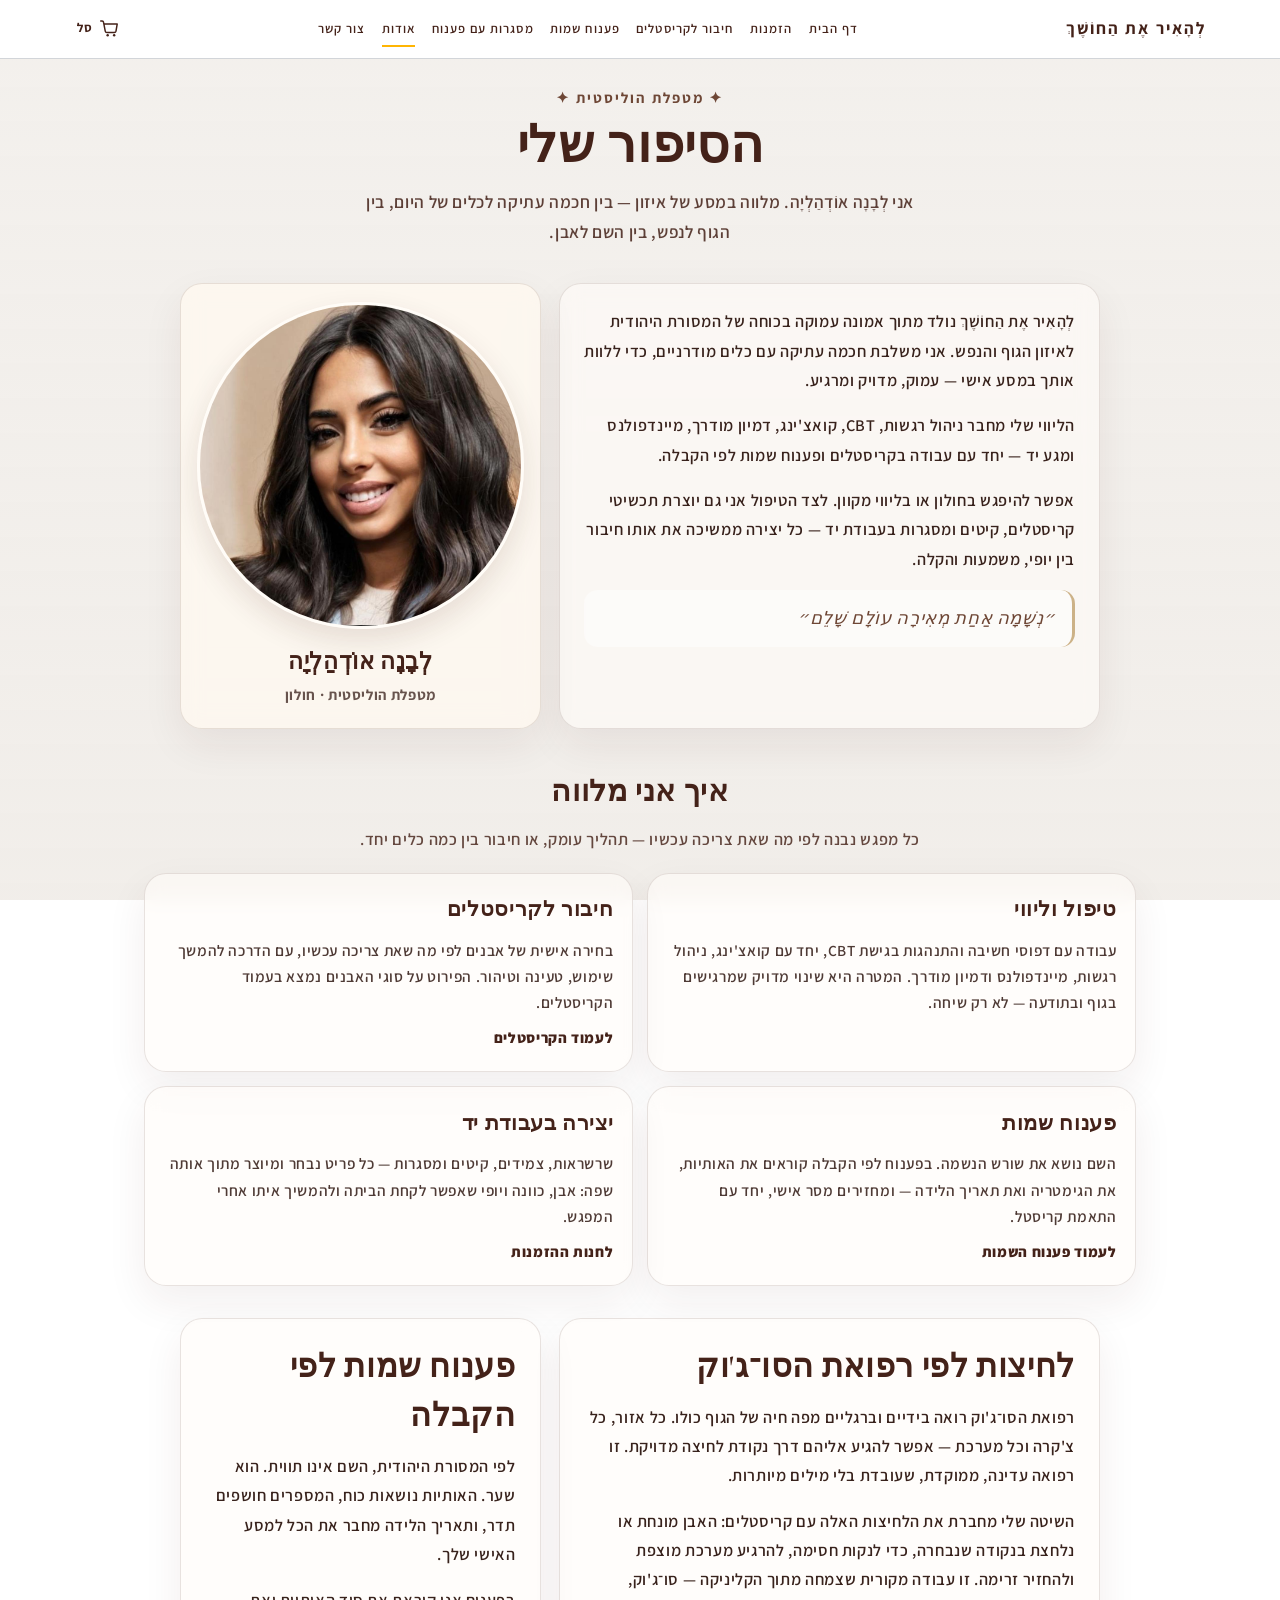
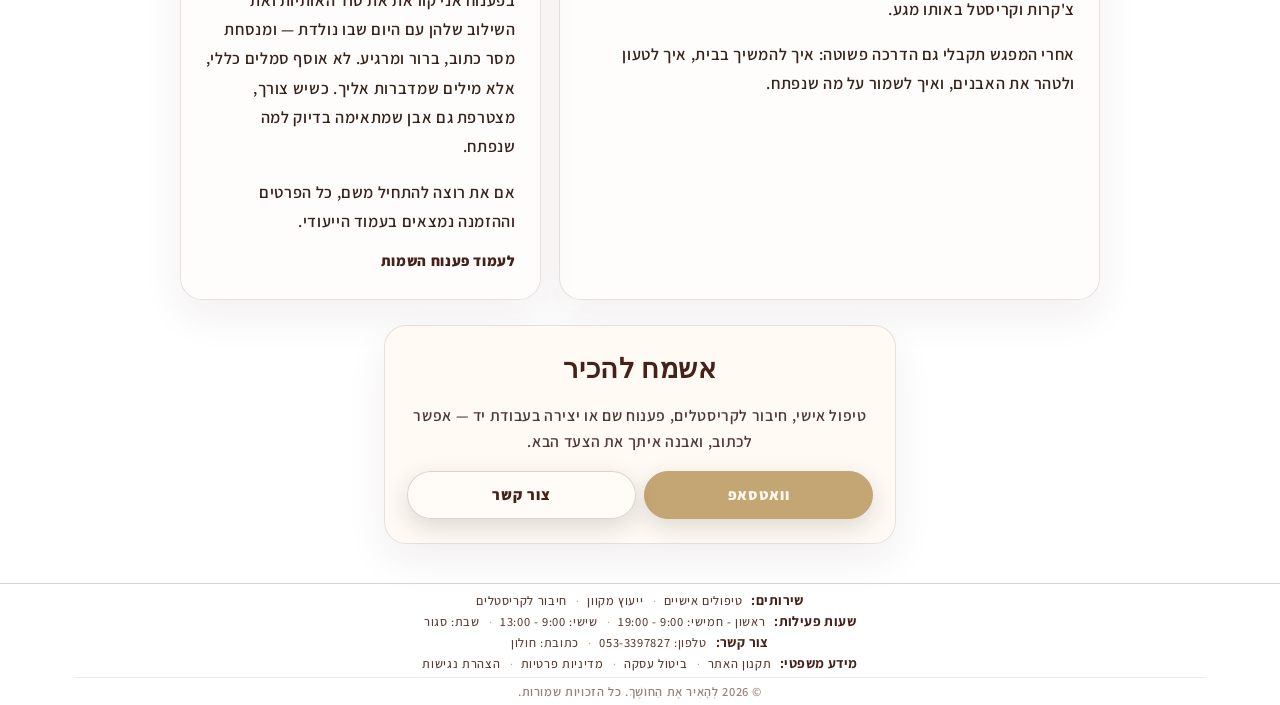
<file: about.html>
﻿<!DOCTYPE html>
<html lang="he" dir="rtl">
<head>
    <meta charset="UTF-8">
    <meta name="viewport" content="width=device-width, initial-scale=1.0">
    <title>אודות - לְהָאִיר אֶת הַחוֹשֶׁךְ</title>
    <link rel="preconnect" href="https://fonts.googleapis.com">
    <link rel="preconnect" href="https://fonts.gstatic.com" crossorigin>
    <link rel="stylesheet" href="https://fonts.googleapis.com/css2?family=Cormorant+Garamond:ital,wght@0,500;0,600;0,700;1,500&family=Assistant:wght@400;500;600;700&display=swap">
    <link rel="stylesheet" href="styles.css?v=sale49">
    <link rel="icon" href="favicon.ico?v=2" sizes="any">
    <link rel="icon" type="image/png" href="favicon-32.png?v=2" sizes="32x32">
    <link rel="apple-touch-icon" href="apple-touch-icon.png?v=2">
</head>
<body class="page-about">
    <video class="page-bg-video" autoplay muted loop playsinline preload="metadata" aria-hidden="true">
        <source src="video/Jewelry_Promotional_Video_A_man_with_short_brown_hair_and_a_light_q1CH4ySU.mp4" type="video/mp4">
    </video>
    <div class="page-bg-overlay" aria-hidden="true"></div>
    <header>
        <div class="container">
            <nav>
                <div class="logo">לְהָאִיר אֶת הַחוֹשֶׁךְ</div>
                <button class="menu-toggle">☰</button>
                <ul class="menu" id="navMenu">
                    <li><a href="index.html">דף הבית</a></li>
                    <li><a href="orders.html">הזמנות</a></li>
                    <li><a href="crystals.html">חיבור לקריסטלים</a></li>
                    <li><a href="names.html">פענוח שמות</a></li>
                    <li><a href="frames.html">מסגרות עם פענוח</a></li>
                    <li><a href="about.html" class="active">אודות</a></li>
                    <li><a href="contact.html" class="menu-contact">צור קשר</a></li>
                </ul>
                <a href="cart.html" class="header-cart" aria-label="סל קניות">
                    <svg class="header-cart__icon" viewBox="0 0 24 24" fill="none" aria-hidden="true">
                        <path d="M6 7h15l-1.4 8.2a2 2 0 0 1-2 1.6H9.2a2 2 0 0 1-2-1.7L5.2 4.8A1.5 1.5 0 0 0 3.7 3.5H2" stroke="currentColor" stroke-width="1.7" stroke-linecap="round" stroke-linejoin="round"/>
                        <circle cx="10" cy="20" r="1.4" fill="currentColor"/>
                        <circle cx="17.5" cy="20" r="1.4" fill="currentColor"/>
                    </svg>
                    <span class="header-cart__name">סל</span>
                    <span class="cart-badge" aria-hidden="true">0</span>
                </a>
            </nav>
        </div>
    </header>

    <main class="about-page">
        <section class="about-hero-invite">
            <div class="container">
                <p class="about-kicker">✦ מטפלת הוליסטית ✦</p>
                <h1>הסיפור שלי</h1>
                <p class="about-lead">אני לְבָנָה אוֹדְהַלְיָה. מלווה במסע של איזון — בין חכמה עתיקה לכלים של היום, בין הגוף לנפש, בין השם לאבן.</p>
            </div>
        </section>

        <section class="about-stage" id="our-story">
            <div class="container about-stage__grid">
                <div class="about-story">
                    <p>לְהָאִיר אֶת הַחוֹשֶׁךְ נולד מתוך אמונה עמוקה בכוחה של המסורת היהודית לאיזון הגוף והנפש. אני משלבת חכמה עתיקה עם כלים מודרניים, כדי ללוות אותך במסע אישי — עמוק, מדויק ומרגיע.</p>
                    <p>הליווי שלי מחבר ניהול רגשות, CBT, קואצ'ינג, דמיון מודרך, מיינדפולנס ומגע יד — יחד עם עבודה בקריסטלים ופענוח שמות לפי הקבלה.</p>
                    <p>אפשר להיפגש בחולון או בליווי מקוון. לצד הטיפול אני גם יוצרת תכשיטי קריסטלים, קיטים ומסגרות בעבודת יד — כל יצירה ממשיכה את אותו חיבור בין יופי, משמעות והקלה.</p>
                    <blockquote>״נְשָׁמָה אַחַת מְאִירָה עוֹלָם שָׁלֵם״</blockquote>
                </div>

                <aside class="about-portrait" aria-label="לבנה אודהליה">
                    <img class="about-portrait__img" src="image/levana.jpg" alt="לבנה אודהליה">
                    <p class="about-portrait__name">לְבָנָה אוֹדְהַלְיָה</p>
                    <p class="about-portrait__role">מטפלת הוליסטית · חולון</p>
                </aside>
            </div>
        </section>

        <section class="about-ways" id="about-ways">
            <div class="container">
                <h2 class="about-ways__title">איך אני מלווה</h2>
                <p class="about-ways__lead">כל מפגש נבנה לפי מה שאת צריכה עכשיו — תהליך עומק, או חיבור בין כמה כלים יחד.</p>
                <div class="about-ways__grid">
                    <article class="about-way">
                        <h3>טיפול וליווי</h3>
                        <p>עבודה עם דפוסי חשיבה והתנהגות בגישת CBT, יחד עם קואצ'ינג, ניהול רגשות, מיינדפולנס ודמיון מודרך. המטרה היא שינוי מדויק שמרגישים בגוף ובתודעה — לא רק שיחה.</p>
                    </article>
                    <article class="about-way">
                        <h3>חיבור לקריסטלים</h3>
                        <p>בחירה אישית של אבנים לפי מה שאת צריכה עכשיו, עם הדרכה להמשך שימוש, טעינה וטיהור. הפירוט על סוגי האבנים נמצא בעמוד הקריסטלים.</p>
                        <a class="about-way__link" href="crystals.html">לעמוד הקריסטלים</a>
                    </article>
                    <article class="about-way">
                        <h3>פענוח שמות</h3>
                        <p>השם נושא את שורש הנשמה. בפענוח לפי הקבלה קוראים את האותיות, את הגימטריה ואת תאריך הלידה — ומחזירים מסר אישי, יחד עם התאמת קריסטל.</p>
                        <a class="about-way__link" href="names.html">לעמוד פענוח השמות</a>
                    </article>
                    <article class="about-way">
                        <h3>יצירה בעבודת יד</h3>
                        <p>שרשראות, צמידים, קיטים ומסגרות — כל פריט נבחר ומיוצר מתוך אותה שפה: אבן, כוונה ויופי שאפשר לקחת הביתה ולהמשיך איתו אחרי המפגש.</p>
                        <a class="about-way__link" href="orders.html">לחנות ההזמנות</a>
                    </article>
                </div>
            </div>
        </section>

        <section class="about-deep" id="about-path">
            <div class="container about-deep__grid">
                <article class="about-deep__card">
                    <h2>לחיצות לפי רפואת הסו־ג'וק</h2>
                    <p>רפואת הסו־ג'וק רואה בידיים וברגליים מפה חיה של הגוף כולו. כל אזור, כל צ'קרה וכל מערכת — אפשר להגיע אליהם דרך נקודת לחיצה מדויקת. זו רפואה עדינה, ממוקדת, שעובדת בלי מילים מיותרות.</p>
                    <p>השיטה שלי מחברת את הלחיצות האלה עם קריסטלים: האבן מונחת או נלחצת בנקודה שנבחרה, כדי לנקות חסימה, להרגיע מערכת מוצפת ולהחזיר זרימה. זו עבודה מקורית שצמחה מתוך הקליניקה — סו־ג'וק, צ'קרות וקריסטל באותו מגע.</p>
                    <p>אחרי המפגש תקבלי גם הדרכה פשוטה: איך להמשיך בבית, איך לטעון ולטהר את האבנים, ואיך לשמור על מה שנפתח.</p>
                </article>
                <article class="about-deep__card">
                    <h2>פענוח שמות לפי הקבלה</h2>
                    <p>לפי המסורת היהודית, השם אינו תווית. הוא שער. האותיות נושאות כוח, המספרים חושפים תדר, ותאריך הלידה מחבר את הכל למסע האישי שלך.</p>
                    <p>בפענוח אני קוראת את סוד האותיות ואת השילוב שלהן עם היום שבו נולדת — ומנסחת מסר כתוב, ברור ומרגיע. לא אוסף סמלים כללי, אלא מילים שמדברות אליך. כשיש צורך, מצטרפת גם אבן שמתאימה בדיוק למה שנפתח.</p>
                    <p>אם את רוצה להתחיל משם, כל הפרטים וההזמנה נמצאים בעמוד הייעודי.</p>
                    <a class="about-way__link" href="names.html">לעמוד פענוח השמות</a>
                </article>
            </div>
        </section>

        <section class="about-close">
            <div class="container">
                <aside class="about-invite">
                    <h2>אשמח להכיר</h2>
                    <p>טיפול אישי, חיבור לקריסטלים, פענוח שם או יצירה בעבודת יד — אפשר לכתוב, ואבנה איתך את הצעד הבא.</p>
                    <div class="about-invite__actions">
                        <a class="contact-btn contact-btn--gold" href="https://wa.me/972533397827?text=%D7%A9%D7%9C%D7%95%D7%9D%2C%20%D7%90%D7%A9%D7%9E%D7%97%20%D7%9C%D7%94%D7%9B%D7%99%D7%A8%20%D7%95%D7%9C%D7%AA%D7%90%D7%95%D7%9D%20%D7%9E%D7%A4%D7%92%D7%A9" target="_blank" rel="noopener noreferrer">וואטסאפ</a>
                        <a class="contact-btn contact-btn--cream" href="contact.html">צור קשר</a>
                    </div>
                </aside>
            </div>
        </section>
    </main>

    <footer>
        <div class="container">
            <div class="footer-content">
                <div class="footer-column">
                    <h3>שירותים</h3>
                    <ul>
                        <li><a href="index.html#services">טיפולים אישיים</a></li>
                        <li><a href="contact.html">ייעוץ מקוון</a></li>
                        <li><a href="crystals.html">חיבור לקריסטלים</a></li>
                    </ul>
                </div>
                <div class="footer-column">
                    <h3>שעות פעילות</h3>
                    <ul>
                        <li>ראשון - חמישי: 9:00 - 19:00</li>
                        <li>שישי: 9:00 - 13:00</li>
                        <li>שבת: סגור</li>
                    </ul>
                </div>
                <div class="footer-column">
                    <h3>צור קשר</h3>
                    <ul>
                        <li>טלפון: 053-3397827</li>
                        <li>כתובת: חולון</li>
                    </ul>
                </div>
                <div class="footer-column">
                    <h3>מידע משפטי</h3>
                    <ul>
                        <li><a href="terms.html">תקנון האתר</a></li>
                        <li><a href="cancellation.html">ביטול עסקה</a></li>
                        <li><a href="privacy.html">מדיניות פרטיות</a></li>
                        <li><a href="accessibility.html">הצהרת נגישות</a></li>
                    </ul>
                </div>
            </div>
            <div class="copyright">
                <p>&copy; 2026 לְהָאִיר אֶת הַחוֹשֶׁךְ. כל הזכויות שמורות.</p>
            </div>
        </div>
    </footer>

    <script src="script.js?v=sale35"></script>
</body>
</html>
</file>
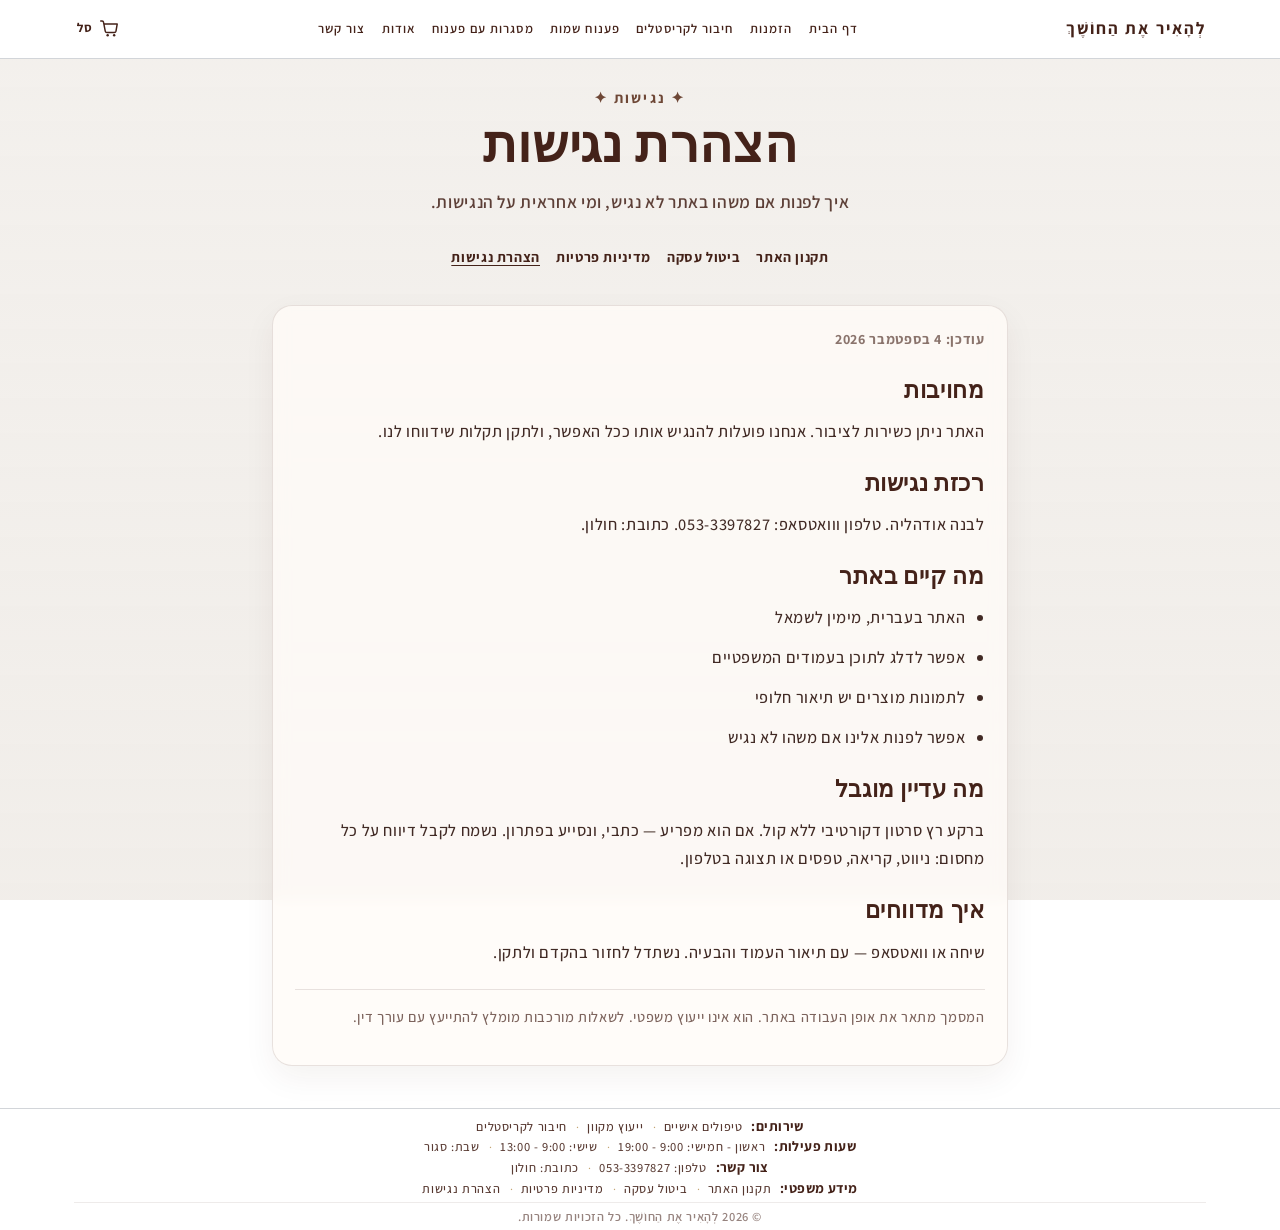
<file: accessibility.html>
<!DOCTYPE html>
<html lang="he" dir="rtl">
<head>
    <meta charset="UTF-8">
    <meta name="viewport" content="width=device-width, initial-scale=1.0">
    <title>הצהרת נגישות - לְהָאִיר אֶת הַחוֹשֶׁךְ</title>
    <link rel="preconnect" href="https://fonts.googleapis.com">
    <link rel="preconnect" href="https://fonts.gstatic.com" crossorigin>
    <link rel="stylesheet" href="https://fonts.googleapis.com/css2?family=Cormorant+Garamond:ital,wght@0,500;0,600;0,700;1,500&family=Assistant:wght@400;500;600;700&display=swap">
    <link rel="stylesheet" href="styles.css?v=sale49">
    <link rel="icon" href="favicon.ico?v=2" sizes="any">
    <link rel="icon" type="image/png" href="favicon-32.png?v=2" sizes="32x32">
    <link rel="apple-touch-icon" href="apple-touch-icon.png?v=2">
</head>
<body class="page-legal">
    <a class="skip-link" href="#content">דלג לתוכן</a>
    <video class="page-bg-video" autoplay muted loop playsinline preload="metadata" aria-hidden="true">
        <source src="video/Jewelry_Promotional_Video_A_man_with_short_brown_hair_and_a_light_q1CH4ySU.mp4" type="video/mp4">
    </video>
    <div class="page-bg-overlay" aria-hidden="true"></div>
    <header>
        <div class="container">
            <nav>
                <div class="logo">לְהָאִיר אֶת הַחוֹשֶׁךְ</div>
                <button class="menu-toggle">☰</button>
                <ul class="menu">
                    <li><a href="index.html">דף הבית</a></li>
                    <li><a href="orders.html">הזמנות</a></li>
                    <li><a href="crystals.html">חיבור לקריסטלים</a></li>
                    <li><a href="names.html">פענוח שמות</a></li>
                    <li><a href="frames.html">מסגרות עם פענוח</a></li>
                    <li><a href="about.html">אודות</a></li>
                    <li><a href="contact.html" class="menu-contact">צור קשר</a></li>
                </ul>
                <a href="cart.html" class="header-cart" aria-label="סל קניות">
                    <svg class="header-cart__icon" viewBox="0 0 24 24" fill="none" aria-hidden="true">
                        <path d="M6 7h15l-1.4 8.2a2 2 0 0 1-2 1.6H9.2a2 2 0 0 1-2-1.7L5.2 4.8A1.5 1.5 0 0 0 3.7 3.5H2" stroke="currentColor" stroke-width="1.7" stroke-linecap="round" stroke-linejoin="round"/>
                        <circle cx="10" cy="20" r="1.4" fill="currentColor"/>
                        <circle cx="17.5" cy="20" r="1.4" fill="currentColor"/>
                    </svg>
                    <span class="header-cart__name">סל</span>
                    <span class="cart-badge" aria-hidden="true">0</span>
                </a>
            </nav>
        </div>
    </header>
    <main class="legal-page" id="content">
        <section class="names-hero-invite">
            <div class="container">
                <p class="names-kicker">✦ נגישות ✦</p>
                <h1>הצהרת נגישות</h1>
                <p class="names-lead">איך לפנות אם משהו באתר לא נגיש, ומי אחראית על הנגישות.</p>
            </div>
        </section>
            <nav class="legal-switch" aria-label="מסמכים משפטיים">
                <a href="terms.html">תקנון האתר</a>
                <a href="cancellation.html">ביטול עסקה</a>
                <a href="privacy.html">מדיניות פרטיות</a>
                <a href="accessibility.html" aria-current="page">הצהרת נגישות</a>
            </nav>
        <article class="legal-doc">
                    <p class="legal-meta">עודכן: 4 בספטמבר 2026</p>
                    <h2>מחויבות</h2>
                    <p>האתר ניתן כשירות לציבור. אנחנו פועלות להנגיש אותו ככל האפשר, ולתקן תקלות שידווחו לנו.</p>
                    <h2>רכזת נגישות</h2>
                    <p>לבנה אודהליה. טלפון ווואטסאפ: 053-3397827. כתובת: חולון.</p>
                    <h2>מה קיים באתר</h2>
                    <ul>
                        <li>האתר בעברית, מימין לשמאל</li>
                        <li>אפשר לדלג לתוכן בעמודים המשפטיים</li>
                        <li>לתמונות מוצרים יש תיאור חלופי</li>
                        <li>אפשר לפנות אלינו אם משהו לא נגיש</li>
                    </ul>
                    <h2>מה עדיין מוגבל</h2>
                    <p>ברקע רץ סרטון דקורטיבי ללא קול. אם הוא מפריע — כתבי, ונסייע בפתרון. נשמח לקבל דיווח על כל מחסום: ניווט, קריאה, טפסים או תצוגה בטלפון.</p>
                    <h2>איך מדווחים</h2>
                    <p>שיחה או וואטסאפ — עם תיאור העמוד והבעיה. נשתדל לחזור בהקדם ולתקן.</p>
                    <p class="legal-note">המסמך מתאר את אופן העבודה באתר. הוא אינו ייעוץ משפטי. לשאלות מורכבות מומלץ להתייעץ עם עורך דין.</p>
        </article>
    </main>

    <footer>
        <div class="container">
            <div class="footer-content">
                <div class="footer-column">
                    <h3>שירותים</h3>
                    <ul>
                        <li><a href="index.html#services">טיפולים אישיים</a></li>
                        <li><a href="contact.html">ייעוץ מקוון</a></li>
                        <li><a href="crystals.html">חיבור לקריסטלים</a></li>
                    </ul>
                </div>
                <div class="footer-column">
                    <h3>שעות פעילות</h3>
                    <ul>
                        <li>ראשון - חמישי: 9:00 - 19:00</li>
                        <li>שישי: 9:00 - 13:00</li>
                        <li>שבת: סגור</li>
                    </ul>
                </div>
                <div class="footer-column">
                    <h3>צור קשר</h3>
                    <ul>
                        <li>טלפון: 053-3397827</li>
                        <li>כתובת: חולון</li>
                    </ul>
                </div>
                <div class="footer-column">
                    <h3>מידע משפטי</h3>
                    <ul>
                        <li><a href="terms.html">תקנון האתר</a></li>
                        <li><a href="cancellation.html">ביטול עסקה</a></li>
                        <li><a href="privacy.html">מדיניות פרטיות</a></li>
                        <li><a href="accessibility.html">הצהרת נגישות</a></li>
                    </ul>
                </div>
            </div>
            <div class="copyright">
                <p>&copy; 2026 לְהָאִיר אֶת הַחוֹשֶׁךְ. כל הזכויות שמורות.</p>
            </div>
        </div>
    </footer>
    <script src="script.js?v=sale35"></script>
</body>
</html>
</file>
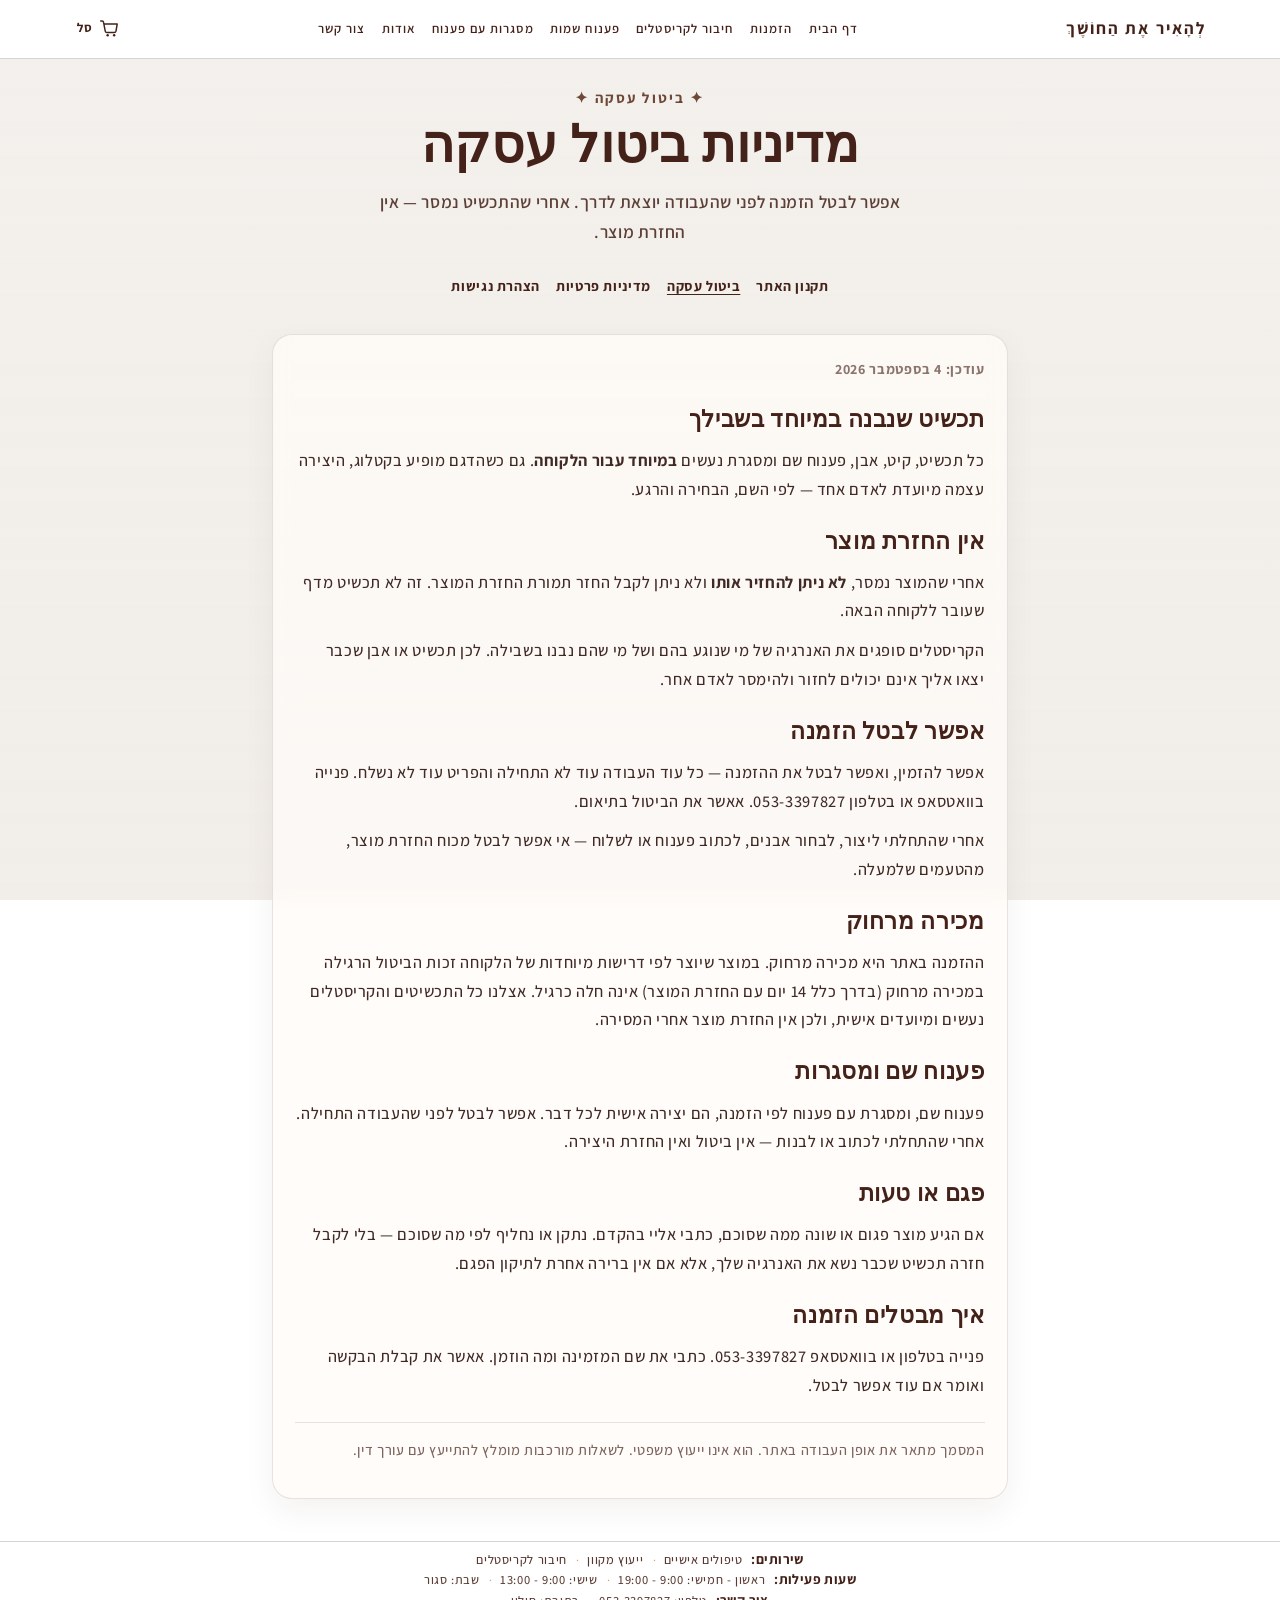
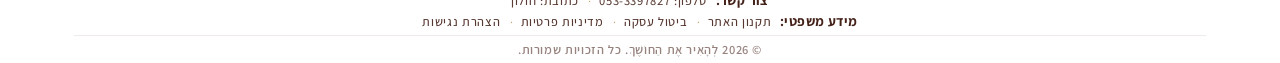
<file: cancellation.html>
<!DOCTYPE html>
<html lang="he" dir="rtl">
<head>
    <meta charset="UTF-8">
    <meta name="viewport" content="width=device-width, initial-scale=1.0">
    <title>ביטול עסקה - לְהָאִיר אֶת הַחוֹשֶׁךְ</title>
    <link rel="preconnect" href="https://fonts.googleapis.com">
    <link rel="preconnect" href="https://fonts.gstatic.com" crossorigin>
    <link rel="stylesheet" href="https://fonts.googleapis.com/css2?family=Cormorant+Garamond:ital,wght@0,500;0,600;0,700;1,500&family=Assistant:wght@400;500;600;700&display=swap">
    <link rel="stylesheet" href="styles.css?v=sale49">
    <link rel="icon" href="favicon.ico?v=2" sizes="any">
    <link rel="icon" type="image/png" href="favicon-32.png?v=2" sizes="32x32">
    <link rel="apple-touch-icon" href="apple-touch-icon.png?v=2">
</head>
<body class="page-legal">
    <a class="skip-link" href="#content">דלג לתוכן</a>
    <video class="page-bg-video" autoplay muted loop playsinline preload="metadata" aria-hidden="true">
        <source src="video/Jewelry_Promotional_Video_A_man_with_short_brown_hair_and_a_light_q1CH4ySU.mp4" type="video/mp4">
    </video>
    <div class="page-bg-overlay" aria-hidden="true"></div>
    <header>
        <div class="container">
            <nav>
                <div class="logo">לְהָאִיר אֶת הַחוֹשֶׁךְ</div>
                <button class="menu-toggle">☰</button>
                <ul class="menu">
                    <li><a href="index.html">דף הבית</a></li>
                    <li><a href="orders.html">הזמנות</a></li>
                    <li><a href="crystals.html">חיבור לקריסטלים</a></li>
                    <li><a href="names.html">פענוח שמות</a></li>
                    <li><a href="frames.html">מסגרות עם פענוח</a></li>
                    <li><a href="about.html">אודות</a></li>
                    <li><a href="contact.html" class="menu-contact">צור קשר</a></li>
                </ul>
                <a href="cart.html" class="header-cart" aria-label="סל קניות">
                    <svg class="header-cart__icon" viewBox="0 0 24 24" fill="none" aria-hidden="true">
                        <path d="M6 7h15l-1.4 8.2a2 2 0 0 1-2 1.6H9.2a2 2 0 0 1-2-1.7L5.2 4.8A1.5 1.5 0 0 0 3.7 3.5H2" stroke="currentColor" stroke-width="1.7" stroke-linecap="round" stroke-linejoin="round"/>
                        <circle cx="10" cy="20" r="1.4" fill="currentColor"/>
                        <circle cx="17.5" cy="20" r="1.4" fill="currentColor"/>
                    </svg>
                    <span class="header-cart__name">סל</span>
                    <span class="cart-badge" aria-hidden="true">0</span>
                </a>
            </nav>
        </div>
    </header>
    <main class="legal-page" id="content">
        <section class="names-hero-invite">
            <div class="container">
                <p class="names-kicker">✦ ביטול עסקה ✦</p>
                <h1>מדיניות ביטול עסקה</h1>
                <p class="names-lead">אפשר לבטל הזמנה לפני שהעבודה יוצאת לדרך. אחרי שהתכשיט נמסר — אין החזרת מוצר.</p>
            </div>
        </section>
            <nav class="legal-switch" aria-label="מסמכים משפטיים">
                <a href="terms.html">תקנון האתר</a>
                <a href="cancellation.html" aria-current="page">ביטול עסקה</a>
                <a href="privacy.html">מדיניות פרטיות</a>
                <a href="accessibility.html">הצהרת נגישות</a>
            </nav>
        <article class="legal-doc">
                    <p class="legal-meta">עודכן: 4 בספטמבר 2026</p>
                    <h2>תכשיט שנבנה במיוחד בשבילך</h2>
                    <p>כל תכשיט, קיט, אבן, פענוח שם ומסגרת נעשים <strong>במיוחד עבור הלקוחה</strong>. גם כשהדגם מופיע בקטלוג, היצירה עצמה מיועדת לאדם אחד — לפי השם, הבחירה והרגע.</p>
                    <h2>אין החזרת מוצר</h2>
                    <p>אחרי שהמוצר נמסר, <strong>לא ניתן להחזיר אותו</strong> ולא ניתן לקבל החזר תמורת החזרת המוצר. זה לא תכשיט מדף שעובר ללקוחה הבאה.</p>
                    <p>הקריסטלים סופגים את האנרגיה של מי שנוגע בהם ושל מי שהם נבנו בשבילה. לכן תכשיט או אבן שכבר יצאו אליך אינם יכולים לחזור ולהימסר לאדם אחר.</p>
                    <h2>אפשר לבטל הזמנה</h2>
                    <p>אפשר להזמין, ואפשר לבטל את ההזמנה — כל עוד העבודה עוד לא התחילה והפריט עוד לא נשלח. פנייה בוואטסאפ או בטלפון 053-3397827. אאשר את הביטול בתיאום.</p>
                    <p>אחרי שהתחלתי ליצור, לבחור אבנים, לכתוב פענוח או לשלוח — אי אפשר לבטל מכוח החזרת מוצר, מהטעמים שלמעלה.</p>
                    <h2>מכירה מרחוק</h2>
                    <p>ההזמנה באתר היא מכירה מרחוק. במוצר שיוצר לפי דרישות מיוחדות של הלקוחה זכות הביטול הרגילה במכירה מרחוק (בדרך כלל 14 יום עם החזרת המוצר) אינה חלה כרגיל. אצלנו כל התכשיטים והקריסטלים נעשים ומיועדים אישית, ולכן אין החזרת מוצר אחרי המסירה.</p>
                    <h2>פענוח שם ומסגרות</h2>
                    <p>פענוח שם, ומסגרת עם פענוח לפי הזמנה, הם יצירה אישית לכל דבר. אפשר לבטל לפני שהעבודה התחילה. אחרי שהתחלתי לכתוב או לבנות — אין ביטול ואין החזרת היצירה.</p>
                    <h2>פגם או טעות</h2>
                    <p>אם הגיע מוצר פגום או שונה ממה שסוכם, כתבי אליי בהקדם. נתקן או נחליף לפי מה שסוכם — בלי לקבל חזרה תכשיט שכבר נשא את האנרגיה שלך, אלא אם אין ברירה אחרת לתיקון הפגם.</p>
                    <h2>איך מבטלים הזמנה</h2>
                    <p>פנייה בטלפון או בוואטסאפ 053-3397827. כתבי את שם המזמינה ומה הוזמן. אאשר את קבלת הבקשה ואומר אם עוד אפשר לבטל.</p>
                    <p class="legal-note">המסמך מתאר את אופן העבודה באתר. הוא אינו ייעוץ משפטי. לשאלות מורכבות מומלץ להתייעץ עם עורך דין.</p>
        </article>
    </main>

    <footer>
        <div class="container">
            <div class="footer-content">
                <div class="footer-column">
                    <h3>שירותים</h3>
                    <ul>
                        <li><a href="index.html#services">טיפולים אישיים</a></li>
                        <li><a href="contact.html">ייעוץ מקוון</a></li>
                        <li><a href="crystals.html">חיבור לקריסטלים</a></li>
                    </ul>
                </div>
                <div class="footer-column">
                    <h3>שעות פעילות</h3>
                    <ul>
                        <li>ראשון - חמישי: 9:00 - 19:00</li>
                        <li>שישי: 9:00 - 13:00</li>
                        <li>שבת: סגור</li>
                    </ul>
                </div>
                <div class="footer-column">
                    <h3>צור קשר</h3>
                    <ul>
                        <li>טלפון: 053-3397827</li>
                        <li>כתובת: חולון</li>
                    </ul>
                </div>
                <div class="footer-column">
                    <h3>מידע משפטי</h3>
                    <ul>
                        <li><a href="terms.html">תקנון האתר</a></li>
                        <li><a href="cancellation.html">ביטול עסקה</a></li>
                        <li><a href="privacy.html">מדיניות פרטיות</a></li>
                        <li><a href="accessibility.html">הצהרת נגישות</a></li>
                    </ul>
                </div>
            </div>
            <div class="copyright">
                <p>&copy; 2026 לְהָאִיר אֶת הַחוֹשֶׁךְ. כל הזכויות שמורות.</p>
            </div>
        </div>
    </footer>
    <script src="script.js?v=sale35"></script>
</body>
</html>
</file>
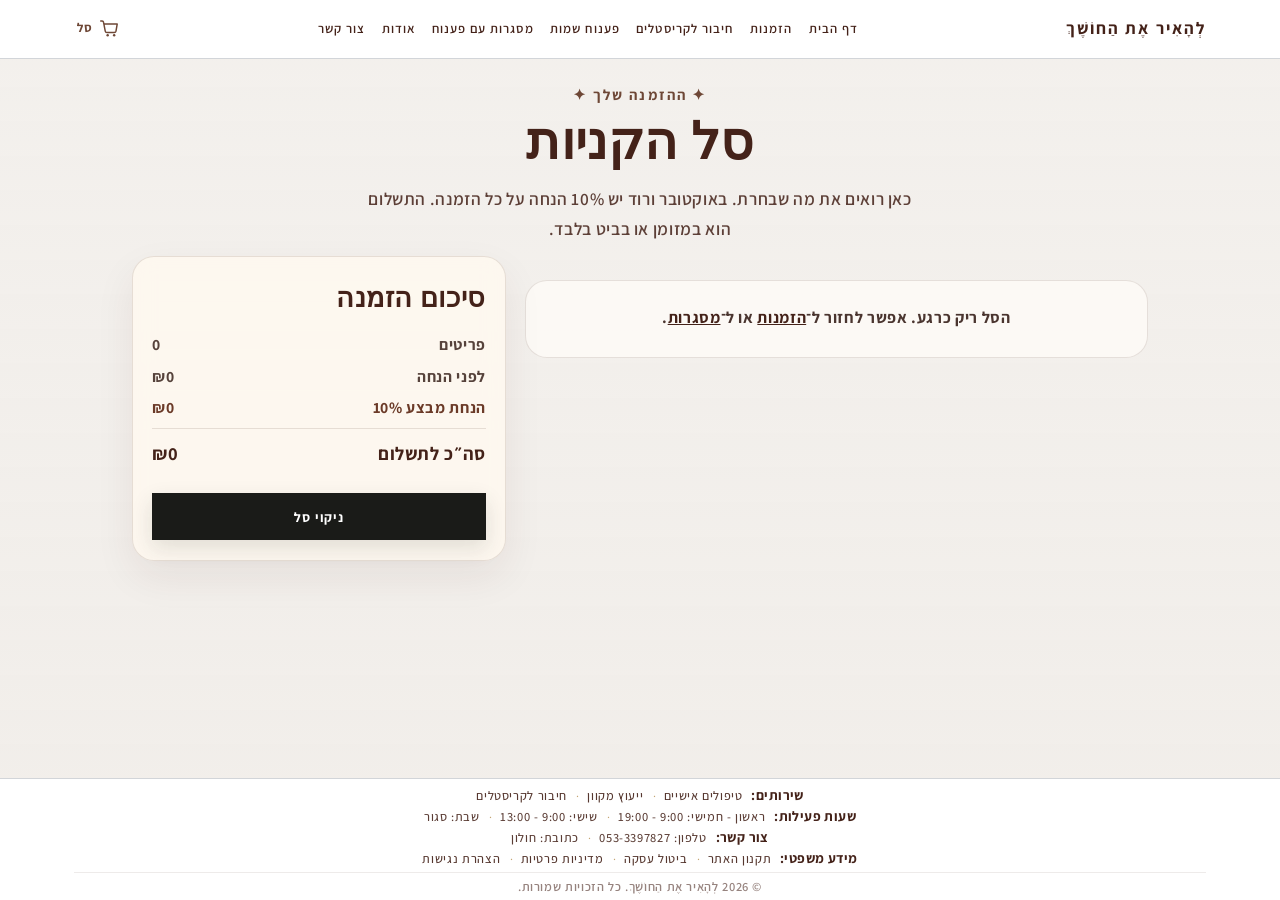
<file: cart.html>
﻿<!DOCTYPE html>
<html lang="he" dir="rtl">
<head>
    <meta charset="UTF-8">
    <meta name="viewport" content="width=device-width, initial-scale=1.0">
    <title>סל קניות - לְהָאִיר אֶת הַחוֹשֶׁךְ</title>
    <link rel="preconnect" href="https://fonts.googleapis.com">
    <link rel="preconnect" href="https://fonts.gstatic.com" crossorigin>
    <link rel="stylesheet" href="https://fonts.googleapis.com/css2?family=Cormorant+Garamond:ital,wght@0,500;0,600;0,700;1,500&family=Assistant:wght@400;500;600;700&display=swap">
    <link rel="stylesheet" href="styles.css?v=sale49">
    <link rel="icon" href="favicon.ico?v=2" sizes="any">
    <link rel="icon" type="image/png" href="favicon-32.png?v=2" sizes="32x32">
    <link rel="apple-touch-icon" href="apple-touch-icon.png?v=2">
</head>
<body class="page-cart">
    <video class="page-bg-video" autoplay muted loop playsinline preload="metadata" aria-hidden="true">
        <source src="video/Jewelry_Promotional_Video_A_man_with_short_brown_hair_and_a_light_q1CH4ySU.mp4" type="video/mp4">
    </video>
    <div class="page-bg-overlay" aria-hidden="true"></div>
    <header>
        <div class="container">
            <nav>
                <div class="logo">לְהָאִיר אֶת הַחוֹשֶׁךְ</div>
                <button class="menu-toggle">☰</button>
                <ul class="menu">
                    <li><a href="index.html">דף הבית</a></li>
                    <li><a href="orders.html">הזמנות</a></li>
                    <li><a href="crystals.html">חיבור לקריסטלים</a></li>
                    <li><a href="names.html">פענוח שמות</a></li>
                    <li><a href="frames.html">מסגרות עם פענוח</a></li>
                    <li><a href="about.html">אודות</a></li>
                    <li><a href="contact.html" class="menu-contact">צור קשר</a></li>
                </ul>
                <a href="cart.html" class="header-cart header-cart--active" aria-label="סל קניות" aria-current="page">
                    <svg class="header-cart__icon" viewBox="0 0 24 24" fill="none" aria-hidden="true">
                        <path d="M6 7h15l-1.4 8.2a2 2 0 0 1-2 1.6H9.2a2 2 0 0 1-2-1.7L5.2 4.8A1.5 1.5 0 0 0 3.7 3.5H2" stroke="currentColor" stroke-width="1.7" stroke-linecap="round" stroke-linejoin="round"/>
                        <circle cx="10" cy="20" r="1.4" fill="currentColor"/>
                        <circle cx="17.5" cy="20" r="1.4" fill="currentColor"/>
                    </svg>
                    <span class="header-cart__name">סל</span>
                    <span class="cart-badge" aria-hidden="true">0</span>
                </a>
            </nav>
        </div>
    </header>

    <main class="cart-page">
        <section class="names-hero-invite">
            <div class="container">
                <p class="names-kicker">✦ ההזמנה שלך ✦</p>
                <h1>סל הקניות</h1>
                <p class="names-lead">כאן רואים את מה שבחרת. באוקטובר ורוד יש 10% הנחה על כל הזמנה. התשלום הוא במזומן או בביט בלבד.</p>
            </div>
        </section>

        <div class="container cart-page__container">
            <div class="cart-layout">
                <section class="cart" aria-label="פריטי סל">
                    <div id="cart-items" class="cart-items"></div>
                    <p id="cart-empty" class="cart-empty" hidden>הסל ריק כרגע. אפשר לחזור ל־<a href="orders.html">הזמנות</a> או ל־<a href="frames.html">מסגרות</a>.</p>
                </section>

                <aside class="cart-summary" aria-label="סיכום ותשלום">
                    <div class="cart-summary__box">
                        <h2>סיכום הזמנה</h2>
                        <div class="cart-summary__row">
                            <span>פריטים</span>
                            <strong id="cart-count">0</strong>
                        </div>
                        <p class="cart-sale-note" id="cart-sale-note" hidden>אוקטובר ורוד — 10% הנחה על כל הזמנה בחודש אוקטובר.</p>
                        <div class="cart-summary__row" id="cart-subtotal-row" hidden>
                            <span>לפני הנחה</span>
                            <strong id="cart-subtotal">₪0</strong>
                        </div>
                        <div class="cart-summary__row cart-summary__row--sale" id="cart-discount-row" hidden>
                            <span id="cart-discount-label">הנחת מבצע 10%</span>
                            <strong id="cart-discount"><span class="cart-minus">−</span>₪0</strong>
                        </div>
                        <div class="cart-summary__row cart-summary__row--total">
                            <span>סה״כ לתשלום</span>
                            <strong id="cart-total">₪0</strong>
                        </div>

                        <form id="order-form" class="order-form" aria-label="טופס הזמנה" data-cart-needs-items>
                            <fieldset class="cart-pay">
                                <legend>אופן תשלום</legend>
                                <label class="cart-pay__option">
                                    <input type="radio" name="pay" value="cash" checked>
                                    <span>מזומן</span>
                                </label>
                                <label class="cart-pay__option">
                                    <input type="radio" name="pay" value="bit">
                                    <span>ביט</span>
                                </label>
                            </fieldset>
                            <p class="cart-summary__hint">ביט: 053-3397827. אחרי שליחת ההזמנה אחזור אלייך לאישור.</p>

                            <div class="order-form__grid">
                                <label class="order-form__field">
                                    <span>שם מלא</span>
                                    <input id="order-name" name="name" type="text" autocomplete="name" required>
                                </label>
                                <label class="order-form__field">
                                    <span>טלפון</span>
                                    <input id="order-phone" name="phone" type="tel" autocomplete="tel" required>
                                </label>
                                <label class="order-form__field order-form__field--full">
                                    <span>כתובת למשלוח</span>
                                    <input id="order-address" name="address" type="text" autocomplete="street-address" required>
                                </label>
                                <label class="order-form__field">
                                    <span>עיר</span>
                                    <input id="order-city" name="city" type="text" autocomplete="address-level2" required>
                                </label>
                                <label class="order-form__field">
                                    <span>אימייל</span>
                                    <input id="order-email" name="email" type="email" autocomplete="email" required>
                                </label>
                                <label class="order-form__field order-form__field--full">
                                    <span>הערה להזמנה</span>
                                    <textarea id="order-note" name="note" rows="3" placeholder="כל דבר שחשוב שנדע"></textarea>
                                </label>
                            </div>
                            <div class="order-agree">
                                <label class="order-agree__btn" for="order-agree">
                                    <input id="order-agree" name="agree" type="checkbox" required>
                                    <span>לאשר</span>
                                </label>
                                <p class="order-form__hint">ההזמנה נשלחת אליי בוואטסאפ, עם פרטי התשלום שבחרת. בשליחה את מאשרת את <a href="terms.html">תקנון האתר</a> ואת <a href="cancellation.html">מדיניות ביטול העסקה</a>.</p>
                            </div>
                            <button id="order-submit" class="contact-btn contact-btn--gold order-submit" type="submit">שליחת הזמנה בוואטסאפ</button>
                        </form>

                        <button id="cart-clear" class="btn cart-clear" type="button">ניקוי סל</button>
                    </div>
                </aside>
            </div>
        </div>
    </main>

    <footer>
        <div class="container">
            <div class="footer-content">
                <div class="footer-column">
                    <h3>שירותים</h3>
                    <ul>
                        <li><a href="index.html#services">טיפולים אישיים</a></li>
                        <li><a href="contact.html">ייעוץ מקוון</a></li>
                        <li><a href="crystals.html">חיבור לקריסטלים</a></li>
                    </ul>
                </div>
                <div class="footer-column">
                    <h3>שעות פעילות</h3>
                    <ul>
                        <li>ראשון - חמישי: 9:00 - 19:00</li>
                        <li>שישי: 9:00 - 13:00</li>
                        <li>שבת: סגור</li>
                    </ul>
                </div>
                <div class="footer-column">
                    <h3>צור קשר</h3>
                    <ul>
                        <li>טלפון: 053-3397827</li>
                        <li>כתובת: חולון</li>
                    </ul>
                </div>
                <div class="footer-column">
                    <h3>מידע משפטי</h3>
                    <ul>
                        <li><a href="terms.html">תקנון האתר</a></li>
                        <li><a href="cancellation.html">ביטול עסקה</a></li>
                        <li><a href="privacy.html">מדיניות פרטיות</a></li>
                        <li><a href="accessibility.html">הצהרת נגישות</a></li>
                    </ul>
                </div>
            </div>
            <div class="copyright">
                <p>&copy; 2026 לְהָאִיר אֶת הַחוֹשֶׁךְ. כל הזכויות שמורות.</p>
            </div>
        </div>
    </footer>

    <div class="product-zoom" id="product-zoom" hidden>
        <div class="product-zoom__panel" role="dialog" aria-modal="true" aria-label="תמונת מוצר">
            <button class="product-zoom__close" type="button" aria-label="סגירת התמונה">×</button>
            <div class="product-zoom__stage">
                <img class="product-zoom__img" alt="">
                <div class="product-zoom__overlay">
                    <p class="product-zoom__name"></p>
                    <p class="product-zoom__sku" hidden></p>
                    <div class="product-zoom__desc"></div>
                </div>
            </div>
        </div>
    </div>

    <div id="toast" class="toast" role="status" aria-live="polite" aria-atomic="true" hidden></div>
    <script src="script.js?v=sale35"></script>
</body>
</html>
</file>
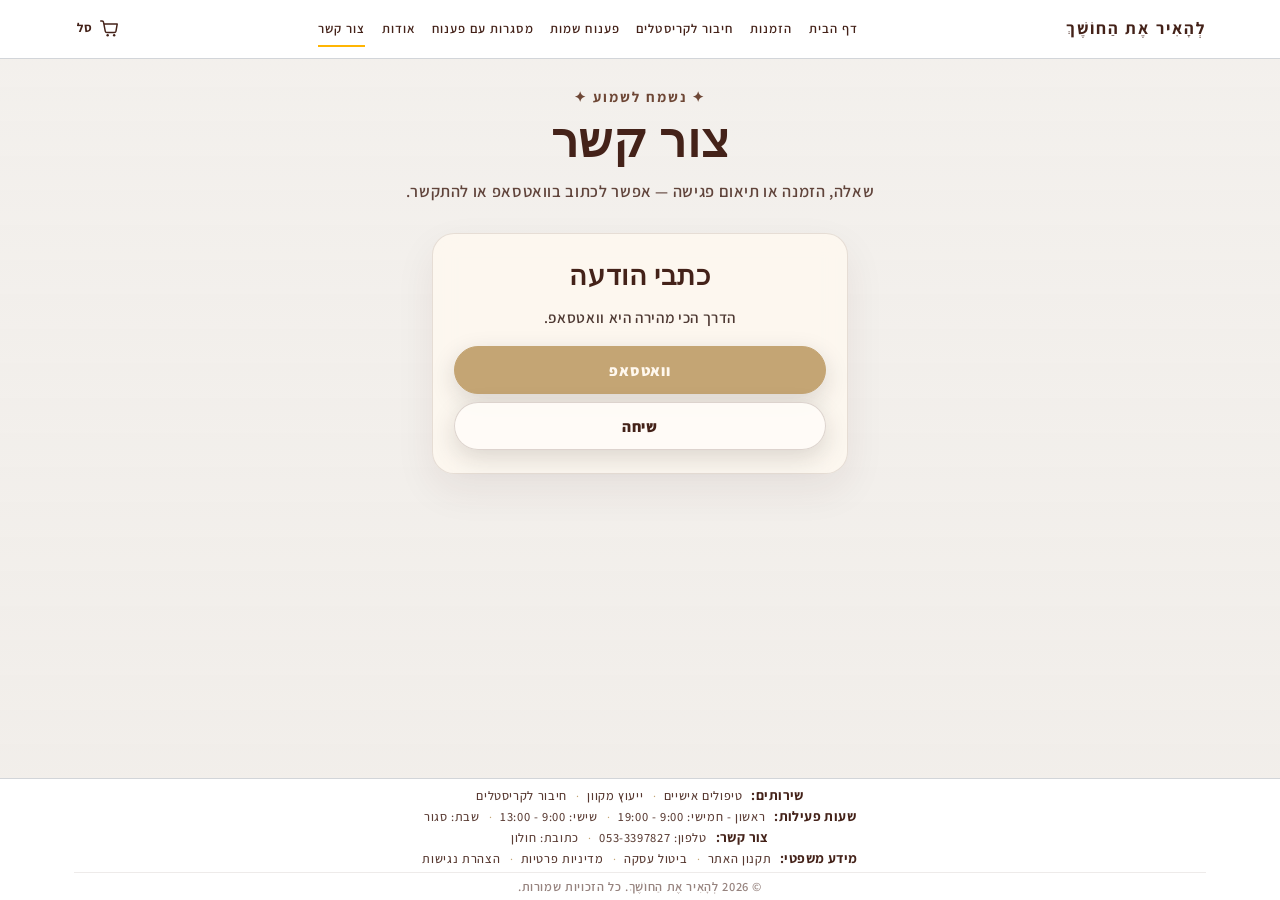
<file: contact.html>
﻿<!DOCTYPE html>
<html lang="he" dir="rtl">
<head>
    <meta charset="UTF-8">
    <meta name="viewport" content="width=device-width, initial-scale=1.0">
    <title>צור קשר - לְהָאִיר אֶת הַחוֹשֶׁךְ</title>
    <link rel="preconnect" href="https://fonts.googleapis.com">
    <link rel="preconnect" href="https://fonts.gstatic.com" crossorigin>
    <link rel="stylesheet" href="https://fonts.googleapis.com/css2?family=Cormorant+Garamond:ital,wght@0,500;0,600;0,700;1,500&family=Assistant:wght@400;500;600;700&display=swap">
    <link rel="stylesheet" href="styles.css?v=sale49">
    <link rel="icon" href="favicon.ico?v=2" sizes="any">
    <link rel="icon" type="image/png" href="favicon-32.png?v=2" sizes="32x32">
    <link rel="apple-touch-icon" href="apple-touch-icon.png?v=2">
    <link rel="stylesheet" href="https://cdnjs.cloudflare.com/ajax/libs/font-awesome/6.4.0/css/all.min.css">
</head>
<body class="page-contact">
    <video class="page-bg-video" autoplay muted loop playsinline preload="metadata" aria-hidden="true">
        <source src="video/Jewelry_Promotional_Video_A_man_with_short_brown_hair_and_a_light_q1CH4ySU.mp4" type="video/mp4">
    </video>
    <div class="page-bg-overlay" aria-hidden="true"></div>
    <header>
        <div class="container">
            <nav>
                <div class="logo">לְהָאִיר אֶת הַחוֹשֶׁךְ</div>
                <button class="menu-toggle">☰</button>
                <ul class="menu">
                    <li><a href="index.html">דף הבית</a></li>
                    <li><a href="orders.html">הזמנות</a></li>
                    <li><a href="crystals.html">חיבור לקריסטלים</a></li>
                    <li><a href="names.html">פענוח שמות</a></li>
                    <li><a href="frames.html">מסגרות עם פענוח</a></li>
                    <li><a href="about.html">אודות</a></li>
                    <li><a href="contact.html" class="menu-contact active">צור קשר</a></li>
                </ul>
                <a href="cart.html" class="header-cart" aria-label="סל קניות">
                    <svg class="header-cart__icon" viewBox="0 0 24 24" fill="none" aria-hidden="true">
                        <path d="M6 7h15l-1.4 8.2a2 2 0 0 1-2 1.6H9.2a2 2 0 0 1-2-1.7L5.2 4.8A1.5 1.5 0 0 0 3.7 3.5H2" stroke="currentColor" stroke-width="1.7" stroke-linecap="round" stroke-linejoin="round"/>
                        <circle cx="10" cy="20" r="1.4" fill="currentColor"/>
                        <circle cx="17.5" cy="20" r="1.4" fill="currentColor"/>
                    </svg>
                    <span class="header-cart__name">סל</span>
                    <span class="cart-badge" aria-hidden="true">0</span>
                </a>
            </nav>
        </div>
    </header>

    <main class="contact-page">
        <section class="contact-hero-invite">
            <div class="container">
                <p class="contact-kicker">✦ נשמח לשמוע ✦</p>
                <h1>צור קשר</h1>
                <p class="contact-lead">שאלה, הזמנה או תיאום פגישה — אפשר לכתוב בוואטסאפ או להתקשר.</p>
            </div>
        </section>

        <section class="contact-stage" id="contact-form-section">
            <div class="container">
                <aside class="contact-invite">
                    <h2>כתבי הודעה</h2>
                    <p>הדרך הכי מהירה היא וואטסאפ.</p>
                    <div class="contact-actions">
                        <a class="contact-btn contact-btn--gold" href="https://wa.me/972533397827?text=%D7%A9%D7%9C%D7%95%D7%9D%2C%20%D7%90%D7%A9%D7%9E%D7%97%20%D7%9C%D7%A7%D7%91%D7%9C%20%D7%9E%D7%99%D7%93%D7%A2%20%D7%A0%D7%95%D7%A1%D7%A3" target="_blank" rel="noopener noreferrer">וואטסאפ</a>
                        <a class="contact-btn contact-btn--cream" href="tel:0533397827">שיחה</a>
                    </div>
                </aside>
            </div>
        </section>
    </main>



    <footer>
        <div class="container">
            <div class="footer-content">
                <div class="footer-column">
                    <h3>שירותים</h3>
                    <ul>
                        <li><a href="index.html#services">טיפולים אישיים</a></li>
                        <li><a href="contact.html">ייעוץ מקוון</a></li>
                        <li><a href="crystals.html">חיבור לקריסטלים</a></li>
                    </ul>
                </div>
                <div class="footer-column">
                    <h3>שעות פעילות</h3>
                    <ul>
                        <li>ראשון - חמישי: 9:00 - 19:00</li>
                        <li>שישי: 9:00 - 13:00</li>
                        <li>שבת: סגור</li>
                    </ul>
                </div>
                <div class="footer-column">
                    <h3>צור קשר</h3>
                    <ul>
                        <li>טלפון: 053-3397827</li>
                        <li>כתובת: חולון</li>
                    </ul>
                </div>
                <div class="footer-column">
                    <h3>מידע משפטי</h3>
                    <ul>
                        <li><a href="terms.html">תקנון האתר</a></li>
                        <li><a href="cancellation.html">ביטול עסקה</a></li>
                        <li><a href="privacy.html">מדיניות פרטיות</a></li>
                        <li><a href="accessibility.html">הצהרת נגישות</a></li>
                    </ul>
                </div>
            </div>
            <div class="copyright">
                <p>&copy; 2026 לְהָאִיר אֶת הַחוֹשֶׁךְ. כל הזכויות שמורות.</p>
            </div>
        </div>
    </footer>

    <script src="script.js?v=sale35"></script>
</body>
</html>
</file>
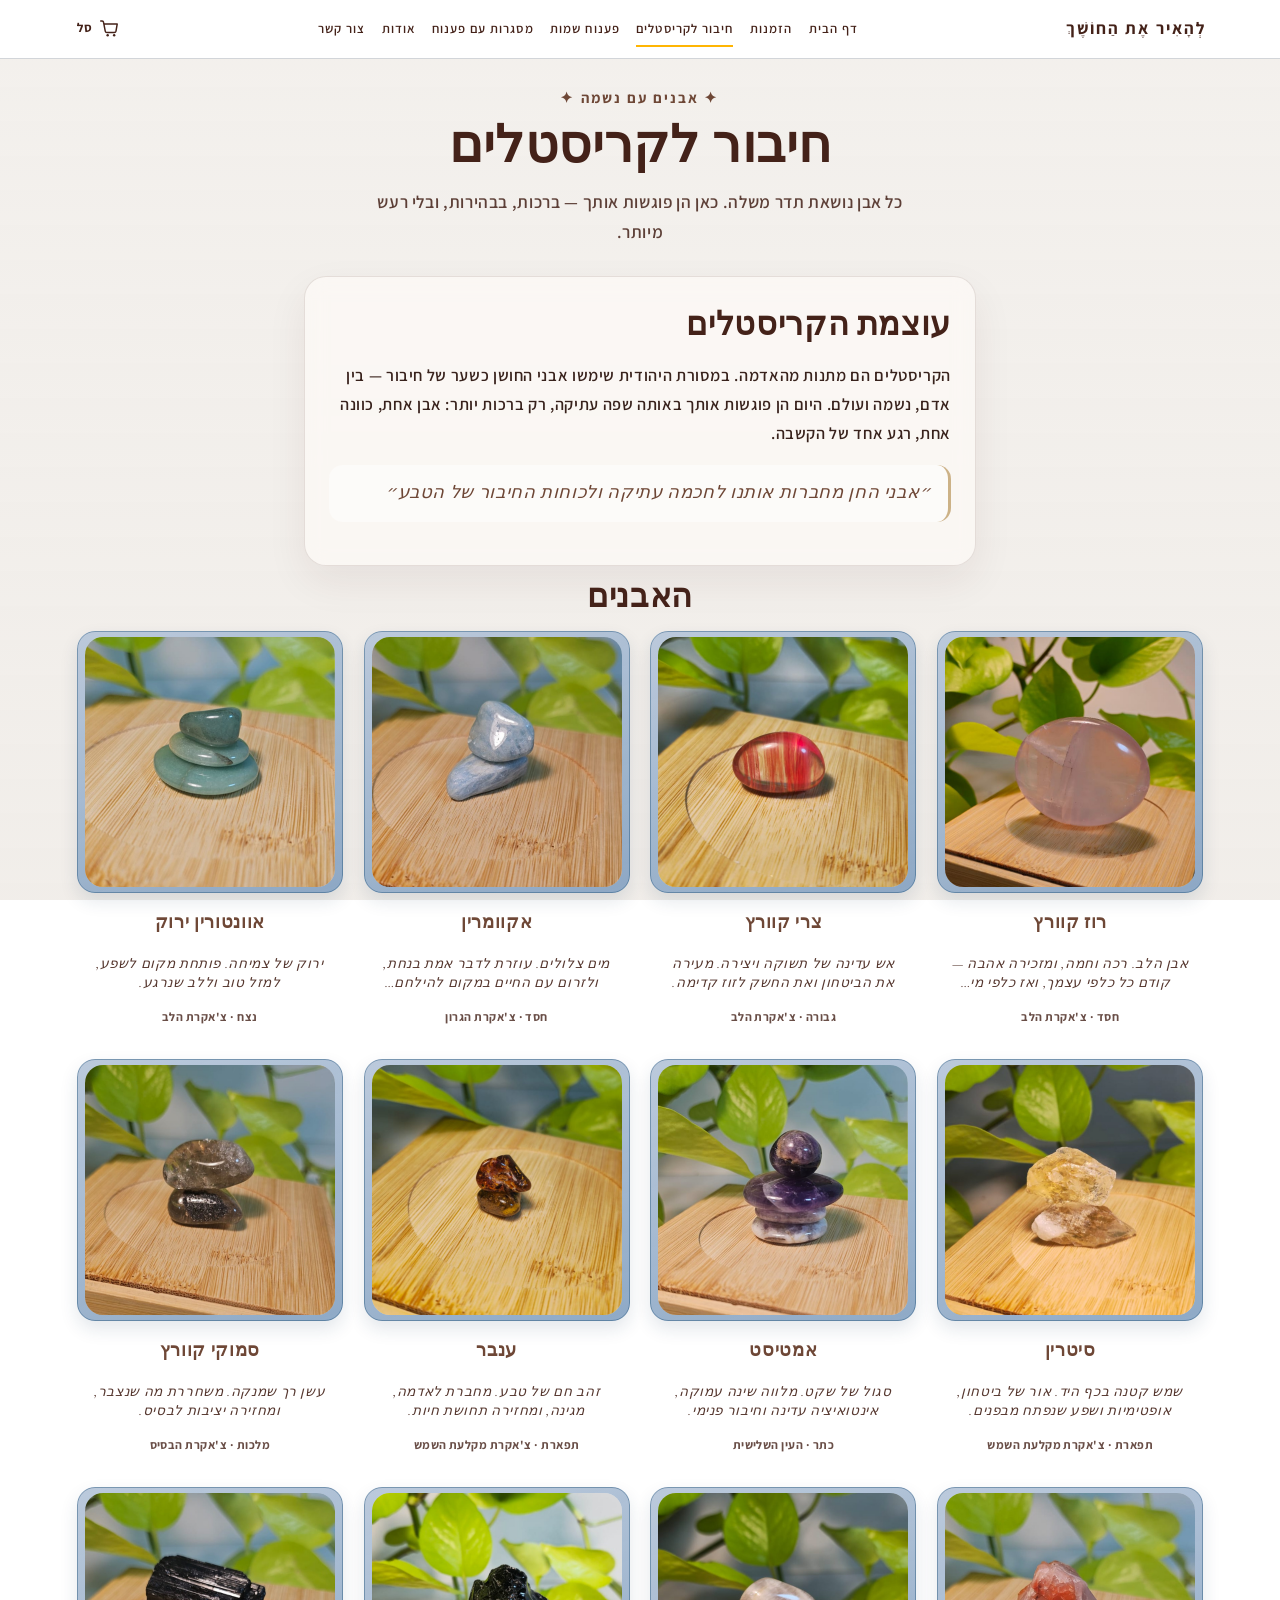
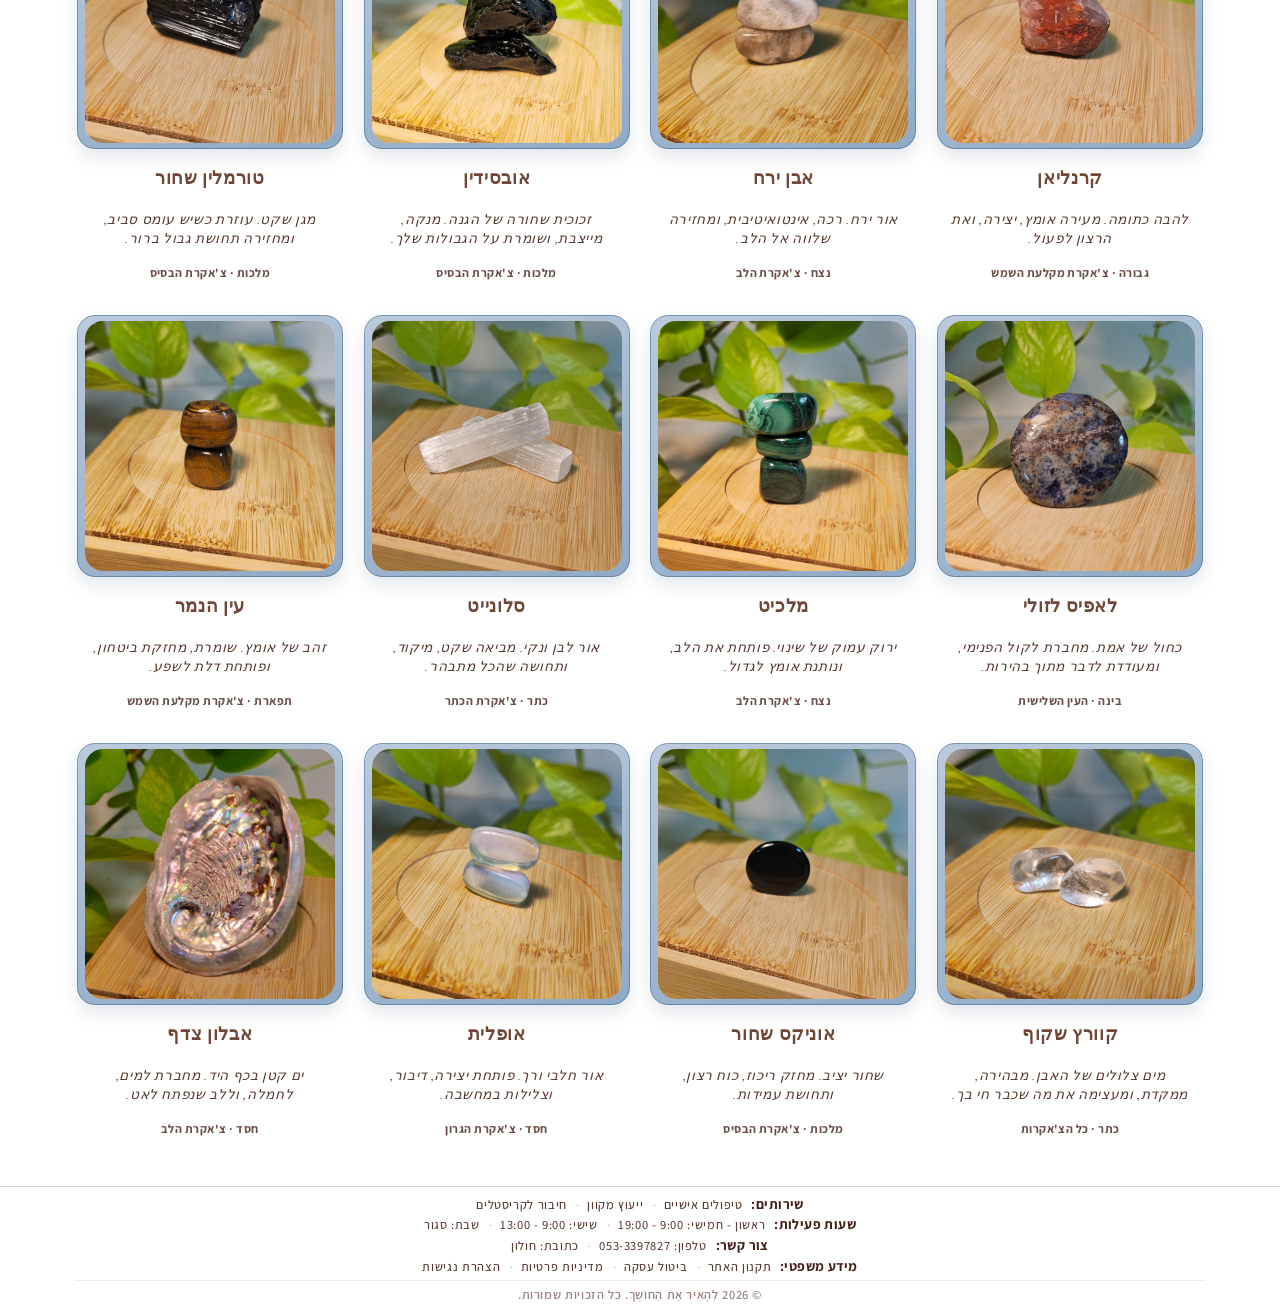
<file: crystals.html>
﻿<!DOCTYPE html>
<html lang="he" dir="rtl">
<head>
    <meta charset="UTF-8">
    <meta name="viewport" content="width=device-width, initial-scale=1.0">
    <title>חיבור לקריסטלים - לְהָאִיר אֶת הַחוֹשֶׁךְ</title>
    <link rel="stylesheet" href="https://fonts.googleapis.com/css2?family=Cormorant+Garamond:ital,wght@0,500;0,600;0,700;1,500&display=swap">
    <link rel="stylesheet" href="styles.css?v=sale49">
    <link rel="icon" href="favicon.ico?v=2" sizes="any">
    <link rel="icon" type="image/png" href="favicon-32.png?v=2" sizes="32x32">
    <link rel="apple-touch-icon" href="apple-touch-icon.png?v=2">
    <link rel="stylesheet" href="https://cdnjs.cloudflare.com/ajax/libs/font-awesome/6.4.0/css/all.min.css">
</head>
<body class="page-crystals">
    <video class="page-bg-video" autoplay muted loop playsinline preload="metadata" aria-hidden="true">
        <source src="video/Jewelry_Promotional_Video_A_man_with_short_brown_hair_and_a_light_q1CH4ySU.mp4" type="video/mp4">
    </video>
    <div class="page-bg-overlay" aria-hidden="true"></div>
    <header>
        <div class="container">
            <nav>
                <div class="logo">לְהָאִיר אֶת הַחוֹשֶׁךְ</div>
                <button class="menu-toggle">☰</button>
                <ul class="menu" id="navMenu">
                    <li><a href="index.html">דף הבית</a></li>
                    <li><a href="orders.html">הזמנות</a></li>
                    <li><a href="crystals.html" class="active">חיבור לקריסטלים</a></li>
                    <li><a href="names.html">פענוח שמות</a></li>
                    <li><a href="frames.html">מסגרות עם פענוח</a></li>
                    <li><a href="about.html">אודות</a></li>
                    <li><a href="contact.html" class="menu-contact">צור קשר</a></li>
                </ul>
                <a href="cart.html" class="header-cart" aria-label="סל קניות">
                    <svg class="header-cart__icon" viewBox="0 0 24 24" fill="none" aria-hidden="true">
                        <path d="M6 7h15l-1.4 8.2a2 2 0 0 1-2 1.6H9.2a2 2 0 0 1-2-1.7L5.2 4.8A1.5 1.5 0 0 0 3.7 3.5H2" stroke="currentColor" stroke-width="1.7" stroke-linecap="round" stroke-linejoin="round"/>
                        <circle cx="10" cy="20" r="1.4" fill="currentColor"/>
                        <circle cx="17.5" cy="20" r="1.4" fill="currentColor"/>
                    </svg>
                    <span class="header-cart__name">סל</span>
                    <span class="cart-badge" aria-hidden="true">0</span>
                </a>
            </nav>
        </div>
    </header>

    <main class="crystals-page">
    <section class="names-hero-invite">
        <div class="container">
            <p class="names-kicker">✦ אבנים עם נשמה ✦</p>
            <h1>חיבור לקריסטלים</h1>
            <p class="names-lead">כל אבן נושאת תדר משלה. כאן הן פוגשות אותך — ברכות, בבהירות, ובלי רעש מיותר.</p>
        </div>
    </section>

    <section id="crystal-therapy" class="oda-crystals-therapy">
        <div class="container">
            <div class="names-story crystals-intro">
                <h2>עוצמת הקריסטלים</h2>
                <p>הקריסטלים הם מתנות מהאדמה. במסורת היהודית שימשו אבני החושן כשער של חיבור — בין אדם, נשמה ועולם. היום הן פוגשות אותך באותה שפה עתיקה, רק ברכות יותר: אבן אחת, כוונה אחת, רגע אחד של הקשבה.</p>
                <blockquote>״אבני החן מחברות אותנו לחכמה עתיקה ולכוחות החיבור של הטבע״</blockquote>
            </div>
        </div>
    </section>

    <section id="crystal-types" class="oda-crystals-types">
        <div class="container">
            <div class="section-title oda-crystals-section-title">
                <h2>האבנים</h2>
            </div>
            <div class="crystal-grid">
                        <div class="crystal-item">
                            <div class="crystal-img rose-quartz">
                                <img src="image/rose-quartz.png" alt="רוז קוורץ" loading="lazy" decoding="async" onerror="this.style.display='none'; this.parentNode.style.backgroundColor='#ff69b4'; this.parentNode.innerHTML='רוז קוורץ';">
                            </div>
                            <div class="crystal-info">
                                <h3 class="crystal-name">רוז קוורץ</h3>
                                <div class="crystal-separator-mini"></div>
                                <p class="crystal-properties">אבן הלב. רכה וחמה, ומזכירה אהבה — קודם כל כלפי עצמך, ואז כלפי מי שלידך.</p>
                                <p class="crystal-link">חסד · צ'אקרת הלב</p>
                            </div>
                        </div>
                        <div class="crystal-item">
                            <div class="crystal-img aquamarine">
                                <img src="image/Tsei-Quartz.png" alt="צרי קוורץ" loading="lazy" decoding="async" onerror="this.style.display='none'; this.parentNode.style.backgroundColor='#ff69b4'; this.parentNode.innerHTML='צרי קוורץ';">
                            </div>
                            <div class="crystal-info">
                                <h3 class="crystal-name">צרי קוורץ</h3>
                                <div class="crystal-separator-mini"></div>
                                <p class="crystal-properties">אש עדינה של תשוקה ויצירה. מעירה את הביטחון ואת החשק לזוז קדימה.</p>
                                <p class="crystal-link">גבורה · צ'אקרת הלב</p>
                            </div>
                        </div>
                        <div class="crystal-item">
                            <div class="crystal-img aquamarine">
                                <img src="image/Aquamarine.png" alt="אקוומרין" loading="lazy" decoding="async" onerror="this.style.display='none'; this.parentNode.style.backgroundColor='#00bfff'; this.parentNode.innerHTML='אקוומרין';">
                            </div>
                            <div class="crystal-info">
                                <h3 class="crystal-name">אקוומרין</h3>
                                <div class="crystal-separator-mini"></div>
                                <p class="crystal-properties">מים צלולים. עוזרת לדבר אמת בנחת, ולזרום עם החיים במקום להילחם בהם.</p>
                                <p class="crystal-link">חסד · צ'אקרת הגרון</p>
                            </div>
                        </div>
                        <div class="crystal-item">
                            <div class="crystal-img aventurine">
                                <img src="image/Green-aventurine.png" alt="אוונטורין ירוק" loading="lazy" decoding="async" onerror="this.style.display='none'; this.parentNode.style.backgroundColor='#32cd32'; this.parentNode.innerHTML='אוונטורין ירוק';">
                            </div>
                            <div class="crystal-info">
                                <h3 class="crystal-name">אוונטורין ירוק</h3>
                                <div class="crystal-separator-mini"></div>
                                <p class="crystal-properties">ירוק של צמיחה. פותחת מקום לשפע, למזל טוב וללב שנרגע.</p>
                                <p class="crystal-link">נצח · צ'אקרת הלב</p>
                            </div>
                        </div>
                        <div class="crystal-item">
                            <div class="crystal-img citrine">
                                <img src="image/Citrine.png" alt="סיטרין" loading="lazy" decoding="async" onerror="this.style.display='none'; this.parentNode.style.backgroundColor='#ffd700'; this.parentNode.innerHTML='סיטרין';">
                            </div>
                            <div class="crystal-info">
                                <h3 class="crystal-name">סיטרין</h3>
                                <div class="crystal-separator-mini"></div>
                                <p class="crystal-properties">שמש קטנה בכף היד. אור של ביטחון, אופטימיות ושפע שנפתח מבפנים.</p>
                                <p class="crystal-link">תפארת · צ'אקרת מקלעת השמש</p>
                            </div>
                        </div>
                        <div class="crystal-item">
                            <div class="crystal-img amethyst">
                                <img src="image/amethyst.png" alt="אמטיסט" loading="lazy" decoding="async" onerror="this.style.display='none'; this.parentNode.style.backgroundColor='#7b68ee'; this.parentNode.innerHTML='אמטיסט';">
                            </div>
                            <div class="crystal-info">
                                <h3 class="crystal-name">אמטיסט</h3>
                                <div class="crystal-separator-mini"></div>
                                <p class="crystal-properties">סגול של שקט. מלווה שינה עמוקה, אינטואיציה עדינה וחיבור פנימי.</p>
                                <p class="crystal-link">כתר · העין השלישית</p>
                            </div>
                        </div>
                        <div class="crystal-item">
                            <div class="crystal-img amber">
                                <img src="image/amber.png" alt="ענבר" loading="lazy" decoding="async" onerror="this.style.display='none'; this.parentNode.style.backgroundColor='#ff8c00'; this.parentNode.innerHTML='ענבר';">
                            </div>
                            <div class="crystal-info">
                                <h3 class="crystal-name">ענבר</h3>
                                <div class="crystal-separator-mini"></div>
                                <p class="crystal-properties">זהב חם של טבע. מחברת לאדמה, מגינה, ומחזירה תחושת חיות.</p>
                                <p class="crystal-link">תפארת · צ'אקרת מקלעת השמש</p>
                            </div>
                        </div>
                        <div class="crystal-item">
                            <div class="crystal-img smoky-quartz">
                                <img src="image/Smoky-Quartz.png" alt="סמוקי קוורץ" loading="lazy" decoding="async" onerror="this.style.display='none'; this.parentNode.style.backgroundColor='#6b4423'; this.parentNode.innerHTML='סמוקי קוורץ';">
                            </div>
                            <div class="crystal-info">
                                <h3 class="crystal-name">סמוקי קוורץ</h3>
                                <div class="crystal-separator-mini"></div>
                                <p class="crystal-properties">עשן רך שמנקה. משחררת מה שנצבר, ומחזירה יציבות לבסיס.</p>
                                <p class="crystal-link">מלכות · צ'אקרת הבסיס</p>
                            </div>
                        </div>
                        <div class="crystal-item">
                            <div class="crystal-img carnelian">
                                <img src="image/Carnelian.png" alt="קרנליאן" loading="lazy" decoding="async" onerror="this.style.display='none'; this.parentNode.style.backgroundColor='#e34234'; this.parentNode.innerHTML='קרנליאן';">
                            </div>
                            <div class="crystal-info">
                                <h3 class="crystal-name">קרנליאן</h3>
                                <div class="crystal-separator-mini"></div>
                                <p class="crystal-properties">להבה כתומה. מעירה אומץ, יצירה, ואת הרצון לפעול.</p>
                                <p class="crystal-link">גבורה · צ'אקרת מקלעת השמש</p>
                            </div>
                        </div>
                        <div class="crystal-item">
                            <div class="crystal-img moonstone">
                                <img src="image/moonstone.png" alt="אבן ירח" loading="lazy" decoding="async" onerror="this.style.display='none'; this.parentNode.style.backgroundColor='#e6e6fa'; this.parentNode.innerHTML='אבן ירח';">
                            </div>
                            <div class="crystal-info">
                                <h3 class="crystal-name">אבן ירח</h3>
                                <div class="crystal-separator-mini"></div>
                                <p class="crystal-properties">אור ירח. רכה, אינטואיטיבית, ומחזירה שלווה אל הלב.</p>
                                <p class="crystal-link">נצח · צ'אקרת הלב</p>
                            </div>
                        </div>
                        <div class="crystal-item">
                            <div class="crystal-img obsidian">
                                <img src="image/Opsidin.png" alt="אובסידין" loading="lazy" decoding="async" onerror="this.style.display='none'; this.parentNode.style.backgroundColor='#1a1a1a'; this.parentNode.innerHTML='אובסידין';">
                            </div>
                            <div class="crystal-info">
                                <h3 class="crystal-name">אובסידין</h3>
                                <div class="crystal-separator-mini"></div>
                                <p class="crystal-properties">זכוכית שחורה של הגנה. מנקה, מייצבת, ושומרת על הגבולות שלך.</p>
                                <p class="crystal-link">מלכות · צ'אקרת הבסיס</p>
                            </div>
                        </div>
                        <div class="crystal-item">
                            <div class="crystal-img black-tourmaline">
                                <img src="image/black-tourmaline.png" alt="טורמלין שחור" loading="lazy" decoding="async">
                            </div>
                            <div class="crystal-info">
                                <h3 class="crystal-name">טורמלין שחור</h3>
                                <div class="crystal-separator-mini"></div>
                                <p class="crystal-properties">מגן שקט. עוזרת כשיש עומס סביב, ומחזירה תחושת גבול ברור.</p>
                                <p class="crystal-link">מלכות · צ'אקרת הבסיס</p>
                            </div>
                        </div>
                        <div class="crystal-item">
                            <div class="crystal-img lapis-lazuli">
                                <img src="image/Lapis-lazuli.png" alt="לאפיס לזולי" loading="lazy" decoding="async" onerror="this.style.display='none'; this.parentNode.style.backgroundColor='#1e3a8a'; this.parentNode.innerHTML='לאפיס לזולי';">
                            </div>
                            <div class="crystal-info">
                                <h3 class="crystal-name">לאפיס לזולי</h3>
                                <div class="crystal-separator-mini"></div>
                                <p class="crystal-properties">כחול של אמת. מחברת לקול הפנימי, ומעודדת לדבר מתוך בהירות.</p>
                                <p class="crystal-link">בינה · העין השלישית</p>
                            </div>
                        </div>
                        <div class="crystal-item">
                            <div class="crystal-img malachite">
                                <img src="image/malachite.png" alt="מלכיט" loading="lazy" decoding="async" onerror="this.style.display='none'; this.parentNode.style.backgroundColor='#0d9488'; this.parentNode.innerHTML='מלכיט';">
                            </div>
                            <div class="crystal-info">
                                <h3 class="crystal-name">מלכיט</h3>
                                <div class="crystal-separator-mini"></div>
                                <p class="crystal-properties">ירוק עמוק של שינוי. פותחת את הלב, ונותנת אומץ לגדול.</p>
                                <p class="crystal-link">נצח · צ'אקרת הלב</p>
                            </div>
                        </div>
                        <div class="crystal-item">
                            <div class="crystal-img selenite">
                                <img src="image/Selonite.png" alt="סלונייט" loading="lazy" decoding="async" onerror="this.style.display='none'; this.parentNode.style.backgroundColor='#f0f8ff'; this.parentNode.innerHTML='סלונייט';">
                            </div>
                            <div class="crystal-info">
                                <h3 class="crystal-name">סלונייט</h3>
                                <div class="crystal-separator-mini"></div>
                                <p class="crystal-properties">אור לבן ונקי. מביאה שקט, מיקוד, ותחושה שהכל מתבהר.</p>
                                <p class="crystal-link">כתר · צ'אקרת הכתר</p>
                            </div>
                        </div>
                        <div class="crystal-item">
                            <div class="crystal-img tigers-eye">
                                <img src="image/Tiger's-Eye.png" alt="עין הנמר" loading="lazy" decoding="async" onerror="this.style.display='none'; this.parentNode.style.backgroundColor='#d2691e'; this.parentNode.innerHTML='עין הנמר';">
                            </div>
                            <div class="crystal-info">
                                <h3 class="crystal-name">עין הנמר</h3>
                                <div class="crystal-separator-mini"></div>
                                <p class="crystal-properties">זהב של אומץ. שומרת, מחזקת ביטחון, ופותחת דלת לשפע.</p>
                                <p class="crystal-link">תפארת · צ'אקרת מקלעת השמש</p>
                            </div>
                        </div>
                        <div class="crystal-item">
                            <div class="crystal-img clear-quartz">
                                <img src="image/Clear-quartz.png" alt="קוורץ שקוף" loading="lazy" decoding="async" onerror="this.style.display='none'; this.parentNode.style.backgroundColor='#f0f0f0'; this.parentNode.innerHTML='קוורץ שקוף';">
                            </div>
                            <div class="crystal-info">
                                <h3 class="crystal-name">קוורץ שקוף</h3>
                                <div class="crystal-separator-mini"></div>
                                <p class="crystal-properties">מים צלולים של האבן. מבהירה, ממקדת, ומעצימה את מה שכבר חי בך.</p>
                                <p class="crystal-link">כתר · כל הצ'אקרות</p>
                            </div>
                        </div>
                        <div class="crystal-item">
                            <div class="crystal-img black-onyx">
                                <img src="image/Black-onyx.png" alt="אוניקס שחור" loading="lazy" decoding="async" onerror="this.style.display='none'; this.parentNode.style.backgroundColor='#000000'; this.parentNode.innerHTML='אוניקס שחור';">
                            </div>
                            <div class="crystal-info">
                                <h3 class="crystal-name">אוניקס שחור</h3>
                                <div class="crystal-separator-mini"></div>
                                <p class="crystal-properties">שחור יציב. מחזק ריכוז, כוח רצון, ותחושת עמידות.</p>
                                <p class="crystal-link">מלכות · צ'אקרת הבסיס</p>
                            </div>
                        </div>
                        <div class="crystal-item">
                            <div class="crystal-img opalite">
                                <img src="image/opal.png" alt="אופלית" loading="lazy" decoding="async" onerror="this.style.display='none'; this.parentNode.style.backgroundColor='#b0c4de'; this.parentNode.innerHTML='אופלית';">
                            </div>
                            <div class="crystal-info">
                                <h3 class="crystal-name">אופלית</h3>
                                <div class="crystal-separator-mini"></div>
                                <p class="crystal-properties">אור חלבי ורך. פותחת יצירה, דיבור, וצלילות במחשבה.</p>
                                <p class="crystal-link">חסד · צ'אקרת הגרון</p>
                            </div>
                        </div>
                        <div class="crystal-item">
                            <div class="crystal-img abalone">
                                <img src="image/Abalone-shell.png" alt="אבלון צדף" loading="lazy" decoding="async" onerror="this.style.display='none'; this.parentNode.style.backgroundColor='#87ceeb'; this.parentNode.innerHTML='אבלון צדף';">
                            </div>
                            <div class="crystal-info">
                                <h3 class="crystal-name">אבלון צדף</h3>
                                <div class="crystal-separator-mini"></div>
                                <p class="crystal-properties">ים קטן בכף היד. מחברת למים, לחמלה, וללב שנפתח לאט.</p>
                                <p class="crystal-link">חסד · צ'אקרת הלב</p>
                            </div>
                        </div>
            </div>
        </div>
    </section>
    </main>

    <footer>
        <div class="container">
            <div class="footer-content">
                <div class="footer-column">
                    <h3>שירותים</h3>
                    <ul>
                        <li><a href="index.html#services">טיפולים אישיים</a></li>
                        <li><a href="contact.html">ייעוץ מקוון</a></li>
                        <li><a href="crystals.html">חיבור לקריסטלים</a></li>
                    </ul>
                </div>
                <div class="footer-column">
                    <h3>שעות פעילות</h3>
                    <ul>
                        <li>ראשון - חמישי: 9:00 - 19:00</li>
                        <li>שישי: 9:00 - 13:00</li>
                        <li>שבת: סגור</li>
                    </ul>
                </div>
                <div class="footer-column">
                    <h3>צור קשר</h3>
                    <ul>
                        <li>טלפון: 053-3397827</li>
                        <li>כתובת: חולון</li>
                    </ul>
                </div>
                <div class="footer-column">
                    <h3>מידע משפטי</h3>
                    <ul>
                        <li><a href="terms.html">תקנון האתר</a></li>
                        <li><a href="cancellation.html">ביטול עסקה</a></li>
                        <li><a href="privacy.html">מדיניות פרטיות</a></li>
                        <li><a href="accessibility.html">הצהרת נגישות</a></li>
                    </ul>
                </div>
            </div>
            <div class="copyright">
                <p>&copy; 2026 לְהָאִיר אֶת הַחוֹשֶׁךְ. כל הזכויות שמורות.</p>
            </div>
        </div>
    </footer>

    <script src="script.js?v=sale35"></script>
</body>
</html>
</file>
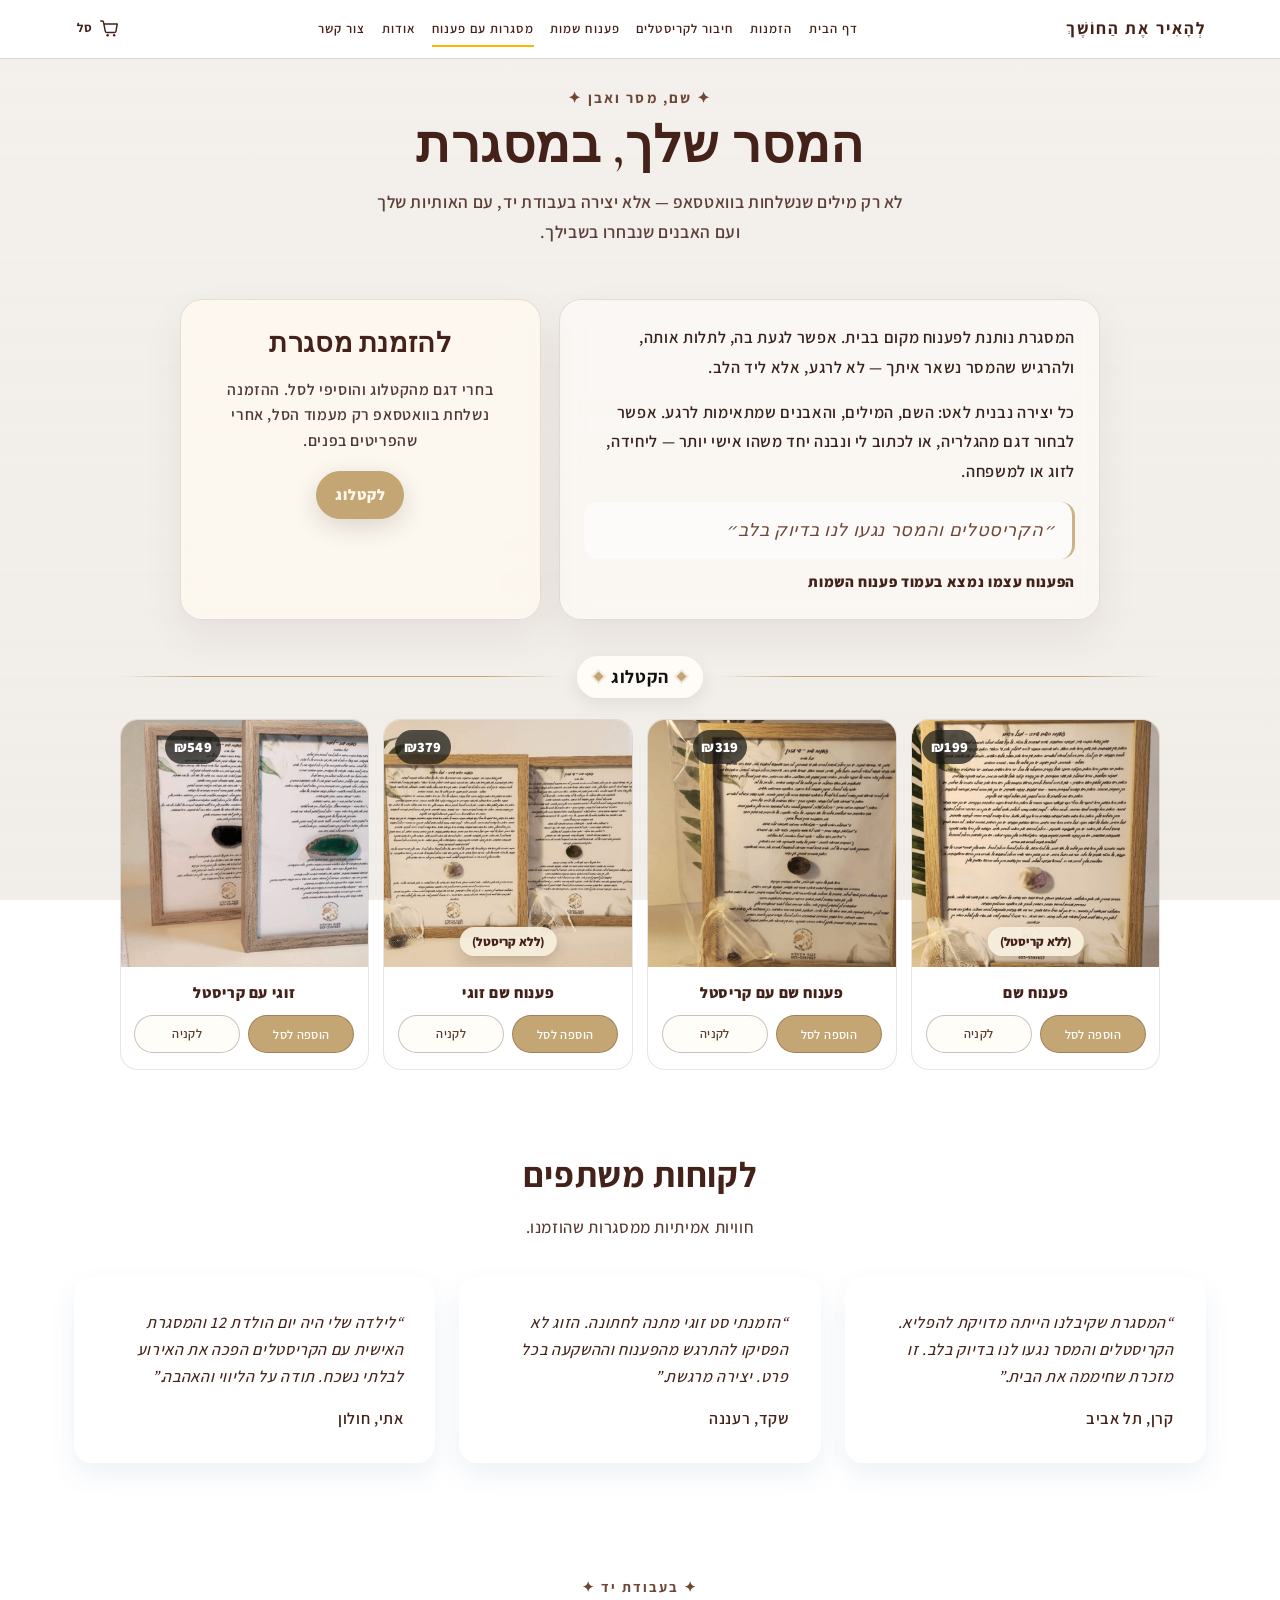
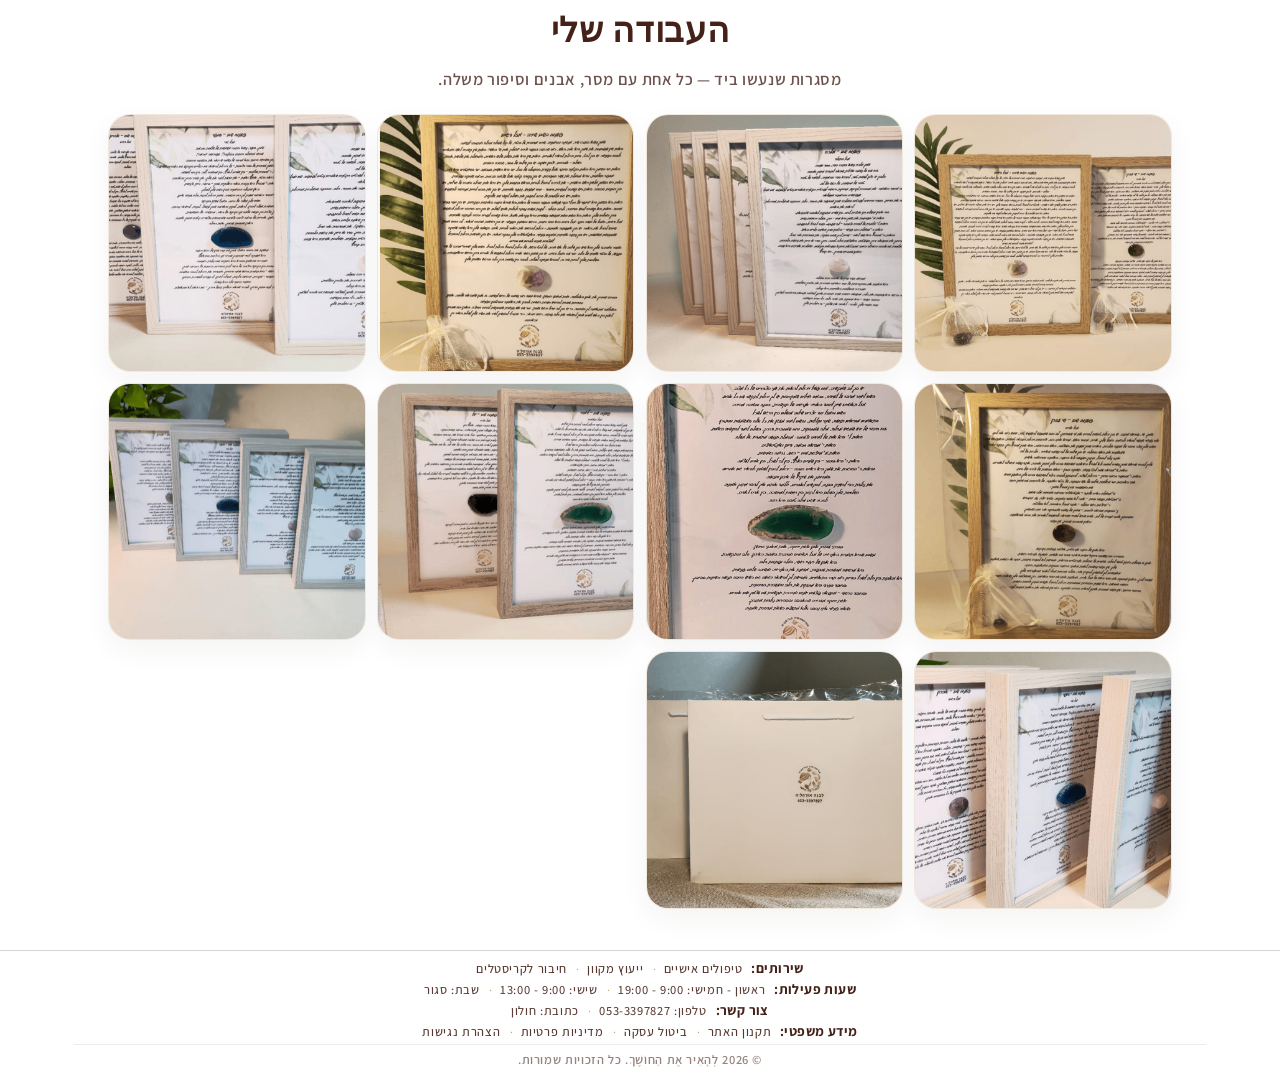
<file: frames.html>
﻿<!DOCTYPE html>
<html lang="he" dir="rtl">
<head>
    <meta charset="UTF-8">
    <meta name="viewport" content="width=device-width, initial-scale=1.0">
    <title>מסגרות עם פענוח - לְהָאִיר אֶת הַחוֹשֶׁךְ</title>
    <link rel="preconnect" href="https://fonts.googleapis.com">
    <link rel="preconnect" href="https://fonts.gstatic.com" crossorigin>
    <link rel="stylesheet" href="https://fonts.googleapis.com/css2?family=Cormorant+Garamond:ital,wght@0,500;0,600;0,700;1,500&family=Assistant:wght@400;500;600;700&display=swap">
    <link rel="stylesheet" href="styles.css?v=sale49">
    <link rel="icon" href="favicon.ico?v=2" sizes="any">
    <link rel="icon" type="image/png" href="favicon-32.png?v=2" sizes="32x32">
    <link rel="apple-touch-icon" href="apple-touch-icon.png?v=2">
</head>
<body class="page-frames page-orders">
    <video class="page-bg-video" autoplay muted loop playsinline preload="metadata" aria-hidden="true">
        <source src="video/Jewelry_Promotional_Video_A_man_with_short_brown_hair_and_a_light_q1CH4ySU.mp4" type="video/mp4">
    </video>
    <div class="page-bg-overlay" aria-hidden="true"></div>
    <header>
        <div class="container">
            <nav>
                <div class="logo">לְהָאִיר אֶת הַחוֹשֶׁךְ</div>
                <button class="menu-toggle">☰</button>
                <ul class="menu" id="navMenu">
                    <li><a href="index.html">דף הבית</a></li>
                    <li><a href="orders.html">הזמנות</a></li>
                    <li><a href="crystals.html">חיבור לקריסטלים</a></li>
                    <li><a href="names.html">פענוח שמות</a></li>
                    <li><a href="frames.html" class="active">מסגרות עם פענוח</a></li>
                    <li><a href="about.html">אודות</a></li>
                    <li><a href="contact.html" class="menu-contact">צור קשר</a></li>
                </ul>
                <a href="cart.html" class="header-cart" aria-label="סל קניות">
                    <svg class="header-cart__icon" viewBox="0 0 24 24" fill="none" aria-hidden="true">
                        <path d="M6 7h15l-1.4 8.2a2 2 0 0 1-2 1.6H9.2a2 2 0 0 1-2-1.7L5.2 4.8A1.5 1.5 0 0 0 3.7 3.5H2" stroke="currentColor" stroke-width="1.7" stroke-linecap="round" stroke-linejoin="round"/>
                        <circle cx="10" cy="20" r="1.4" fill="currentColor"/>
                        <circle cx="17.5" cy="20" r="1.4" fill="currentColor"/>
                    </svg>
                    <span class="header-cart__name">סל</span>
                    <span class="cart-badge" aria-hidden="true">0</span>
                </a>
            </nav>
        </div>
    </header>

    <main class="frames-page">
        <section class="names-hero-invite">
            <div class="container">
                <p class="names-kicker">✦ שם, מסר ואבן ✦</p>
                <h1>המסר שלך, במסגרת</h1>
                <p class="names-lead">לא רק מילים שנשלחות בוואטסאפ — אלא יצירה בעבודת יד, עם האותיות שלך ועם האבנים שנבחרו בשבילך.</p>
            </div>
        </section>

        <section class="about-stage">
            <div class="container about-stage__grid">
                <div class="about-story">
                    <p>המסגרת נותנת לפענוח מקום בבית. אפשר לגעת בה, לתלות אותה, ולהרגיש שהמסר נשאר איתך — לא לרגע, אלא ליד הלב.</p>
                    <p>כל יצירה נבנית לאט: השם, המילים, והאבנים שמתאימות לרגע. אפשר לבחור דגם מהגלריה, או לכתוב לי ונבנה יחד משהו אישי יותר — ליחידה, לזוג או למשפחה.</p>
                    <blockquote>״הקריסטלים והמסר נגעו לנו בדיוק בלב״</blockquote>
                    <a class="about-way__link" href="names.html">הפענוח עצמו נמצא בעמוד פענוח השמות</a>
                </div>
                <aside class="about-invite frames-invite">
                    <h2>להזמנת מסגרת</h2>
                    <p>בחרי דגם מהקטלוג והוסיפי לסל. ההזמנה נשלחת בוואטסאפ רק מעמוד הסל, אחרי שהפריטים בפנים.</p>
                    <a class="contact-btn contact-btn--gold" href="#cat-frames">לקטלוג</a>
                </aside>
            </div>
        </section>

        <section class="orders-shop" aria-label="קטלוג פענוח">
            <div class="container">
                <article class="orders-shop__cat jewelry-store" id="cat-frames">
                    <header class="orders-shop__head">
                        <h2>הקטלוג</h2>
                    </header>
                    <div class="jewelry-store__grid jewelry-store__grid--catalog" role="list" aria-label="פענוח שם במסגרת">
                        <article class="jewelry-store__item" role="listitem" data-sku="FRAME-DECODE-01" data-name="פענוח שם (ללא קריסטל)" data-price="199" data-currency="ILS" data-image="image/gallery/frame3.png">
                            <div class="jewelry-store__media">
                                <img class="jewelry-store__img" src="image/gallery/frame3.png" alt="פענוח שם (ללא קריסטל)" loading="lazy" decoding="async" width="600" height="600">
                                <div class="jewelry-store__meta" aria-hidden="true"><span class="jewelry-store__price">₪199</span><span class="jewelry-store__on-photo">(ללא קריסטל)</span></div>
                            </div>
                            <div class="jewelry-store__body">
                                <span class="jewelry-store__label">פענוח שם</span>
                                <div class="jewelry-store__actions">
                                    <button class="jewelry-store__add" type="button">הוספה לסל</button>
                                    <a class="jewelry-store__details" href="cart.html">לקניה</a>
                                </div>
                            </div>
                        </article>
                        <article class="jewelry-store__item" role="listitem" data-sku="FRAME-DECODE-02" data-name="פענוח שם עם קריסטל" data-price="319" data-currency="ILS" data-image="image/gallery/frame5.png">
                            <div class="jewelry-store__media">
                                <img class="jewelry-store__img" src="image/gallery/frame5.png" alt="פענוח שם עם קריסטל" loading="lazy" decoding="async" width="600" height="600">
                                <div class="jewelry-store__meta" aria-hidden="true"><span class="jewelry-store__price">₪319</span></div>
                            </div>
                            <div class="jewelry-store__body">
                                <span class="jewelry-store__label">פענוח שם עם קריסטל</span>
                                <div class="jewelry-store__actions">
                                    <button class="jewelry-store__add" type="button">הוספה לסל</button>
                                    <a class="jewelry-store__details" href="cart.html">לקניה</a>
                                </div>
                            </div>
                        </article>
                        <article class="jewelry-store__item" role="listitem" data-sku="FRAME-DECODE-03" data-name="פענוח שם זוגי (ללא קריסטל)" data-price="379" data-currency="ILS" data-image="image/gallery/frame1.png">
                            <div class="jewelry-store__media">
                                <img class="jewelry-store__img" src="image/gallery/frame1.png" alt="פענוח שם זוגי (ללא קריסטל)" loading="lazy" decoding="async" width="600" height="600">
                                <div class="jewelry-store__meta" aria-hidden="true"><span class="jewelry-store__price">₪379</span><span class="jewelry-store__on-photo">(ללא קריסטל)</span></div>
                            </div>
                            <div class="jewelry-store__body">
                                <span class="jewelry-store__label">פענוח שם זוגי</span>
                                <div class="jewelry-store__actions">
                                    <button class="jewelry-store__add" type="button">הוספה לסל</button>
                                    <a class="jewelry-store__details" href="cart.html">לקניה</a>
                                </div>
                            </div>
                        </article>
                        <article class="jewelry-store__item" role="listitem" data-sku="FRAME-DECODE-04" data-name="זוגי עם קריסטל" data-price="549" data-currency="ILS" data-image="image/gallery/frame7.png">
                            <div class="jewelry-store__media">
                                <img class="jewelry-store__img" src="image/gallery/frame7.png" alt="זוגי עם קריסטל" loading="lazy" decoding="async" width="600" height="600">
                                <div class="jewelry-store__meta" aria-hidden="true"><span class="jewelry-store__price">₪549</span></div>
                            </div>
                            <div class="jewelry-store__body">
                                <span class="jewelry-store__label">זוגי עם קריסטל</span>
                                <div class="jewelry-store__actions">
                                    <button class="jewelry-store__add" type="button">הוספה לסל</button>
                                    <a class="jewelry-store__details" href="cart.html">לקניה</a>
                                </div>
                            </div>
                        </article>
                    </div>
                </article>
            </div>
        </section>

        <section class="orders-section">
            <div class="container">
                <div class="orders-section-title">
                    <h2>לקוחות משתפים</h2>
                    <p>חוויות אמיתיות ממסגרות שהוזמנו.</p>
                </div>
                <div class="orders-testimonials">
                    <div class="orders-testimonial">
                        <p>“המסגרת שקיבלנו הייתה מדויקת להפליא. הקריסטלים והמסר נגעו לנו בדיוק בלב. זו מזכרת שחיממה את הבית.”</p>
                        <span>קרן, תל אביב</span>
                    </div>
                    <div class="orders-testimonial">
                        <p>“הזמנתי סט זוגי מתנה לחתונה. הזוג לא הפסיקו להתרגש מהפענוח וההשקעה בכל פרט. יצירה מרגשת.”</p>
                        <span>שקד, רעננה</span>
                    </div>
                    <div class="orders-testimonial">
                        <p>“לילדה שלי היה יום הולדת 12 והמסגרת האישית עם הקריסטלים הפכה את האירוע לבלתי נשכח. תודה על הליווי והאהבה.”</p>
                        <span>אתי, חולון</span>
                    </div>
                </div>
            </div>
        </section>

        <section class="frames-work" id="frames-work" aria-label="העבודה שלי">
            <div class="container">
                <p class="names-features__kicker">✦ בעבודת יד ✦</p>
                <h2 class="names-features__title">העבודה שלי</h2>
                <p class="names-features__lead">מסגרות שנעשו ביד — כל אחת עם מסר, אבנים וסיפור משלה.</p>
                <div class="frames-work__grid">
                    <figure class="frames-work__item frames-work__item--wide"><img src="image/gallery/frame1.png" alt="מסגרת בעבודה אישית"></figure>
                    <figure class="frames-work__item"><img src="image/gallery/frame2.png" alt="מסגרת בעבודה אישית"></figure>
                    <figure class="frames-work__item"><img src="image/gallery/frame3.png" alt="מסגרת בעבודה אישית"></figure>
                    <figure class="frames-work__item"><img src="image/gallery/frame4.png" alt="מסגרת בעבודה אישית"></figure>
                    <figure class="frames-work__item"><img src="image/gallery/frame5.png" alt="מסגרת בעבודה אישית"></figure>
                    <figure class="frames-work__item"><img src="image/gallery/frame6.png" alt="מסגרת בעבודה אישית"></figure>
                    <figure class="frames-work__item frames-work__item--wide"><img src="image/gallery/frame7.png" alt="מסגרת בעבודה אישית"></figure>
                    <figure class="frames-work__item"><img src="image/gallery/frame8.png" alt="מסגרת בעבודה אישית"></figure>
                    <figure class="frames-work__item"><img src="image/gallery/frame9.png" alt="מסגרת בעבודה אישית"></figure>
                    <figure class="frames-work__item"><img src="image/gallery/frame10.png" alt="מסגרת בעבודה אישית"></figure>
                </div>
            </div>
        </section>
    </main>

    <footer>
        <div class="container">
            <div class="footer-content">
                <div class="footer-column">
                    <h3>שירותים</h3>
                    <ul>
                        <li><a href="index.html#services">טיפולים אישיים</a></li>
                        <li><a href="contact.html">ייעוץ מקוון</a></li>
                        <li><a href="crystals.html">חיבור לקריסטלים</a></li>
                    </ul>
                </div>
                <div class="footer-column">
                    <h3>שעות פעילות</h3>
                    <ul>
                        <li>ראשון - חמישי: 9:00 - 19:00</li>
                        <li>שישי: 9:00 - 13:00</li>
                        <li>שבת: סגור</li>
                    </ul>
                </div>
                <div class="footer-column">
                    <h3>צור קשר</h3>
                    <ul>
                        <li>טלפון: 053-3397827</li>
                        <li>כתובת: חולון</li>
                    </ul>
                </div>
                <div class="footer-column">
                    <h3>מידע משפטי</h3>
                    <ul>
                        <li><a href="terms.html">תקנון האתר</a></li>
                        <li><a href="cancellation.html">ביטול עסקה</a></li>
                        <li><a href="privacy.html">מדיניות פרטיות</a></li>
                        <li><a href="accessibility.html">הצהרת נגישות</a></li>
                    </ul>
                </div>
            </div>
            <div class="copyright">
                <p>&copy; 2026 לְהָאִיר אֶת הַחוֹשֶׁךְ. כל הזכויות שמורות.</p>
            </div>
        </div>
    </footer>

    <div class="product-zoom" id="product-zoom" hidden>
        <div class="product-zoom__panel" role="dialog" aria-modal="true" aria-label="תמונת מוצר">
            <button class="product-zoom__close" type="button" aria-label="סגירת התמונה">×</button>
            <div class="product-zoom__stage">
                <img class="product-zoom__img" alt="">
                <div class="product-zoom__overlay">
                    <p class="product-zoom__name"></p>
                    <p class="product-zoom__sku" hidden></p>
                    <div class="product-zoom__desc"></div>
                </div>
            </div>
        </div>
    </div>

    <script src="script.js?v=sale35"></script>
</body>
</html>
</file>
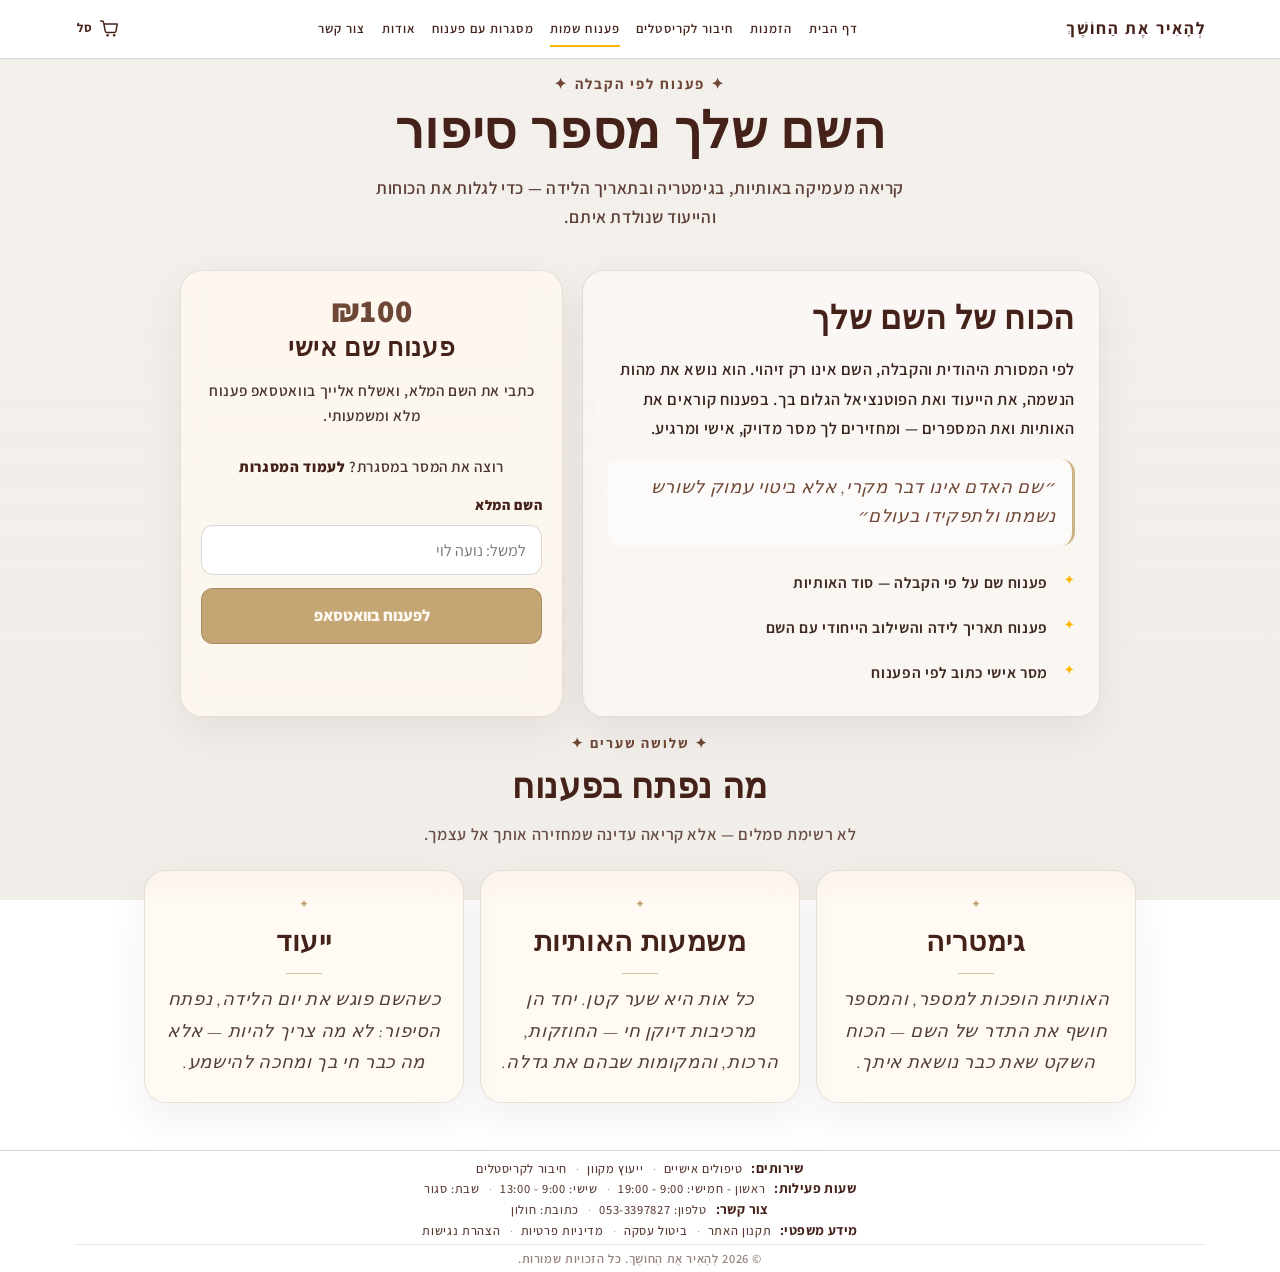
<file: names.html>
﻿<!DOCTYPE html>
<html lang="he" dir="rtl">
<head>
    <meta charset="UTF-8">
    <meta name="viewport" content="width=device-width, initial-scale=1.0">
    <title>פענוח שמות - לְהָאִיר אֶת הַחוֹשֶׁךְ</title>
    <link rel="stylesheet" href="https://fonts.googleapis.com/css2?family=Cormorant+Garamond:ital,wght@0,500;0,600;0,700;1,500&display=swap">
    <link rel="stylesheet" href="styles.css?v=sale49">
    <link rel="icon" href="favicon.ico?v=2" sizes="any">
    <link rel="icon" type="image/png" href="favicon-32.png?v=2" sizes="32x32">
    <link rel="apple-touch-icon" href="apple-touch-icon.png?v=2">
    <link rel="stylesheet" href="https://cdnjs.cloudflare.com/ajax/libs/font-awesome/6.4.0/css/all.min.css">
</head>
<body class="page-names">
    <video class="page-bg-video" autoplay muted loop playsinline preload="metadata" aria-hidden="true">
        <source src="video/Jewelry_Promotional_Video_A_man_with_short_brown_hair_and_a_light_q1CH4ySU.mp4" type="video/mp4">
    </video>
    <div class="page-bg-overlay" aria-hidden="true"></div>
    <header>
        <div class="container">
            <nav> 
                <div class="logo">לְהָאִיר אֶת הַחוֹשֶׁךְ</div>
                <button class="menu-toggle">☰</button>
                <ul class="menu" id="navMenu">
                    <li><a href="index.html">דף הבית</a></li>
                    <li><a href="orders.html">הזמנות</a></li>
                    <li><a href="crystals.html">חיבור לקריסטלים</a></li>
                    <li><a href="names.html" class="active">פענוח שמות</a></li>
                    <li><a href="frames.html">מסגרות עם פענוח</a></li>
                    <li><a href="about.html">אודות</a></li>
                    <li><a href="contact.html" class="menu-contact">צור קשר</a></li>
                </ul>
                <a href="cart.html" class="header-cart" aria-label="סל קניות">
                    <svg class="header-cart__icon" viewBox="0 0 24 24" fill="none" aria-hidden="true">
                        <path d="M6 7h15l-1.4 8.2a2 2 0 0 1-2 1.6H9.2a2 2 0 0 1-2-1.7L5.2 4.8A1.5 1.5 0 0 0 3.7 3.5H2" stroke="currentColor" stroke-width="1.7" stroke-linecap="round" stroke-linejoin="round"/>
                        <circle cx="10" cy="20" r="1.4" fill="currentColor"/>
                        <circle cx="17.5" cy="20" r="1.4" fill="currentColor"/>
                    </svg>
                    <span class="header-cart__name">סל</span>
                    <span class="cart-badge" aria-hidden="true">0</span>
                </a>
            </nav>
        </div>
    </header>

    <main class="names-page">
        <section class="names-hero-invite" id="name-meaning">
            <div class="container">
                <p class="names-kicker">✦ פענוח לפי הקבלה ✦</p>
                <h1>השם שלך מספר סיפור</h1>
                <p class="names-lead">קריאה מעמיקה באותיות, בגימטריה ובתאריך הלידה — כדי לגלות את הכוחות והייעוד שנולדת איתם.</p>
            </div>
        </section>

        <section class="names-stage" id="name-analysis">
            <div class="container names-stage__grid">
                <div class="names-story">
                    <h2>הכוח של השם שלך</h2>
                    <p>לפי המסורת היהודית והקבלה, השם אינו רק זיהוי. הוא נושא את מהות הנשמה, את הייעוד ואת הפוטנציאל הגלום בך. בפענוח קוראים את האותיות ואת המספרים — ומחזירים לך מסר מדויק, אישי ומרגיע.</p>
                    <blockquote>״שם האדם אינו דבר מקרי, אלא ביטוי עמוק לשורש נשמתו ולתפקידו בעולם״</blockquote>
                    <ul class="names-includes">
                        <li>פענוח שם על פי הקבלה — סוד האותיות</li>
                        <li>פענוח תאריך לידה והשילוב הייחודי עם השם</li>
                        <li>מסר אישי כתוב לפי הפענוח</li>
                    </ul>
                </div>

                <aside class="names-invite" aria-label="הזמנת פענוח">
                    <p class="names-invite__price">₪100</p>
                    <h2>פענוח שם אישי</h2>
                    <p class="names-invite__text">כתבי את השם המלא, ואשלח אלייך בוואטסאפ פענוח מלא ומשמעותי.</p>
                    <p class="names-invite__text">רוצה את המסר במסגרת? <a class="about-way__link" href="frames.html">לעמוד המסגרות</a></p>
                    <div class="names-invite__form">
                        <label for="name">השם המלא</label>
                        <input type="text" id="name" placeholder="למשל: נועה לוי" autocomplete="name">
                        <button type="button" class="names-invite__btn" id="analyze-name-btn">לפענוח בוואטסאפ</button>
                    </div>
                </aside>
            </div>
        </section>

        <section class="names-features" id="name-components">
            <div class="container">
                <p class="names-features__kicker">✦ שלושה שערים ✦</p>
                <h2 class="names-features__title">מה נפתח בפענוח</h2>
                <p class="names-features__lead">לא רשימת סמלים — אלא קריאה עדינה שמחזירה אותך אל עצמך.</p>
                <div class="names-features__grid">
                    <article class="names-feature">
                        <span class="names-feature__mark" aria-hidden="true">✦</span>
                        <h3>גימטריה</h3>
                        <p>האותיות הופכות למספר, והמספר חושף את התדר של השם — הכוח השקט שאת כבר נושאת איתך.</p>
                    </article>
                    <article class="names-feature">
                        <span class="names-feature__mark" aria-hidden="true">✦</span>
                        <h3>משמעות האותיות</h3>
                        <p>כל אות היא שער קטן. יחד הן מרכיבות דיוקן חי — החוזקות, הרכות, והמקומות שבהם את גדלה.</p>
                    </article>
                    <article class="names-feature">
                        <span class="names-feature__mark" aria-hidden="true">✦</span>
                        <h3>ייעוד</h3>
                        <p>כשהשם פוגש את יום הלידה, נפתח הסיפור: לא מה צריך להיות — אלא מה כבר חי בך ומחכה להישמע.</p>
                    </article>
                </div>
            </div>
        </section>
    </main>

    <footer>
        <div class="container">
            <div class="footer-content">
                <div class="footer-column">
                    <h3>שירותים</h3>
                    <ul>
                        <li><a href="index.html#services">טיפולים אישיים</a></li>
                        <li><a href="contact.html">ייעוץ מקוון</a></li>
                        <li><a href="crystals.html">חיבור לקריסטלים</a></li>
                    </ul>
                </div>
                <div class="footer-column">
                    <h3>שעות פעילות</h3>
                    <ul>
                        <li>ראשון - חמישי: 9:00 - 19:00</li>
                        <li>שישי: 9:00 - 13:00</li>
                        <li>שבת: סגור</li>
                    </ul>
                </div>
                <div class="footer-column">
                    <h3>צור קשר</h3>
                    <ul>
                        <li>טלפון: 053-3397827</li>
                        <li>כתובת: חולון</li>
                    </ul>
                </div>
                <div class="footer-column">
                    <h3>מידע משפטי</h3>
                    <ul>
                        <li><a href="terms.html">תקנון האתר</a></li>
                        <li><a href="cancellation.html">ביטול עסקה</a></li>
                        <li><a href="privacy.html">מדיניות פרטיות</a></li>
                        <li><a href="accessibility.html">הצהרת נגישות</a></li>
                    </ul>
                </div>
            </div>
            <div class="copyright">
                <p>&copy; 2026 לְהָאִיר אֶת הַחוֹשֶׁךְ. כל הזכויות שמורות.</p>
            </div>
        </div>
    </footer>

    <script src="script.js?v=sale35"></script>
    <script>
    document.addEventListener('DOMContentLoaded', function() {
        const analyzeBtn = document.getElementById('analyze-name-btn');
        if (analyzeBtn) {
            analyzeBtn.addEventListener('click', function() {
                const nameInput = document.getElementById('name');
                const name = nameInput ? nameInput.value.trim() : '';
                if (!name) {
                    alert('אנא הזן שם לפענוח');
                    return;
                }
                const phoneNumber = '972533397827';
                const message = `שלום, אשמח לקבל פענוח שם בתשלום של 100 שקלים, לשם: ${name}`;
                const encodedMessage = encodeURIComponent(message);
                const whatsappLink = `https://wa.me/${phoneNumber}?text=${encodedMessage}`;
                window.open(whatsappLink, '_blank', 'noopener,noreferrer');
            });
        }
    });
    </script>
</body>
</html>
</file>
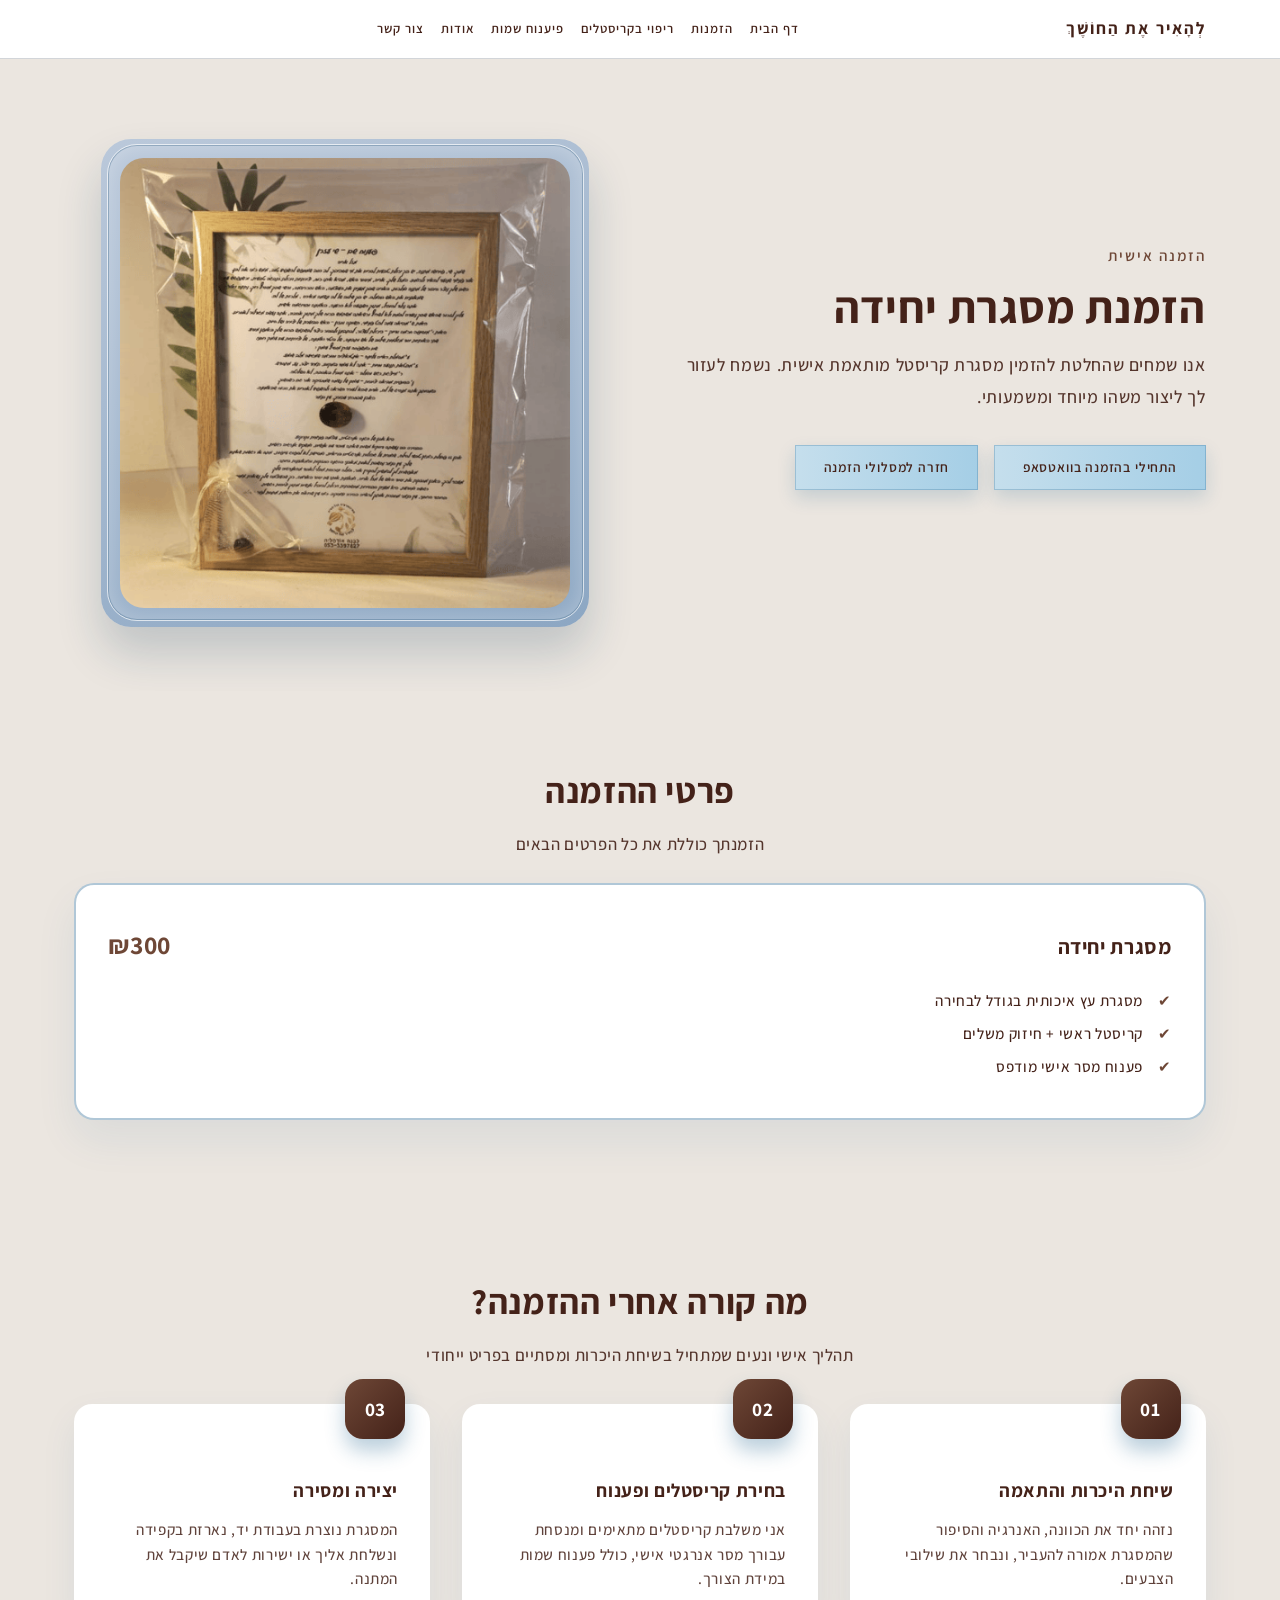
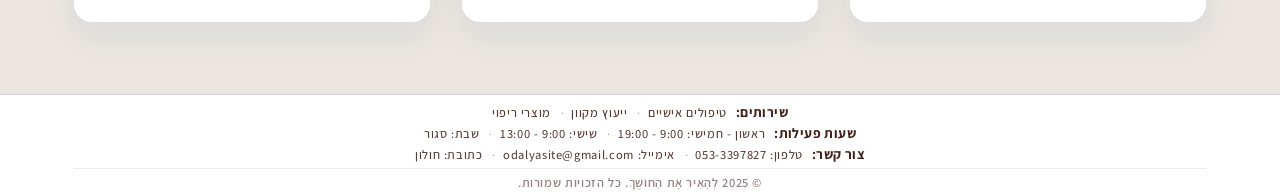
<file: order-form.html>
<!DOCTYPE html>
<html lang="he" dir="rtl">
<head>
    <meta charset="UTF-8">
    <meta name="viewport" content="width=device-width, initial-scale=1.0, maximum-scale=1.0, user-scalable=no">
    <meta name="format-detection" content="telephone=no">
    <meta http-equiv="X-UA-Compatible" content="IE=edge">
    <title>הזמנת מסגרת - לְהָאִיר אֶת הַחוֹשֶׁךְ</title>
    <link rel="stylesheet" href="styles.css">
    <meta name="google-site-verification" content="Fzcmd_ZS1Lth-FvbekWtQxCaVpW6HbOkzIeiQZvx32w" />
</head>
<body>
    <header>
        <div class="container">
            <nav>
                <div class="logo">לְהָאִיר אֶת הַחוֹשֶׁךְ</div>
                <button class="menu-toggle">☰</button>
                <ul class="menu" id="navMenu">
                    <li><a href="index.html">דף הבית</a></li>
                    <li><a href="orders.html">הזמנות</a></li>
                    <li><a href="crystals.html">ריפוי בקריסטלים</a></li>
                    <li><a href="names.html">פיענוח שמות</a></li>
                    <li><a href="about.html">אודות</a></li>
                    <li><a href="contact.html">צור קשר</a></li>
                </ul>
            </nav>
        </div>
    </header>

    <section class="orders-hero">
        <div class="container orders-hero-wrapper">
            <div class="orders-hero-content">
                <p class="orders-hero-kicker">הזמנה אישית</p>
                <h1 id="order-title">הזמנת מסגרת קריסטל</h1>
                <p class="orders-hero-text" id="order-description">
                    אנו שמחים שהחלטת להזמין מסגרת קריסטל מותאמת אישית. נשמח לעזור לך ליצור משהו מיוחד ומשמעותי.
                </p>
                <div class="orders-hero-actions">
                    <a href="#" id="whatsapp-link" class="btn secondary-btn">התחילי בהזמנה בוואטסאפ</a>
                    <a href="orders.html" class="btn secondary-btn">חזרה למסלולי הזמנה</a>
                </div>
            </div>
            <div class="orders-hero-media">
                <div class="orders-hero-image">
                    <div class="orders-hero-image-frame">
                        <img src="image/gallery/frame5.png" alt="מסגרת קריסטל בעיצוב אישי">
                    </div>
                </div>
            </div>
        </div>
    </section>

    <section class="orders-section">
        <div class="container">
            <div class="orders-section-title">
                <h2>פרטי ההזמנה</h2>
                <p>הזמנתך כוללת את כל הפרטים הבאים</p>
            </div>
            <div class="orders-packages">
                <div class="order-card featured" id="order-details-card">
                    <div class="order-card-header">
                        <h3 id="package-name">מסגרת יחידה</h3>
                        <span class="order-card-price" id="package-price">₪300</span>
                    </div>
                    <ul class="order-includes" id="package-features">
                        <li>מסגרת עץ איכותית בגודל לבחירה</li>
                        <li>קריסטל ראשי + חיזוק משלים</li>
                        <li>פענוח מסר אישי מודפס</li>
                    </ul>
                </div>
            </div>
        </div>
    </section>

    <section class="orders-section bg-light">
        <div class="container">
            <div class="orders-section-title">
                <h2>מה קורה אחרי ההזמנה?</h2>
                <p>תהליך אישי ונעים שמתחיל בשיחת היכרות ומסתיים בפריט ייחודי</p>
            </div>
            <div class="orders-process-steps">
                <div class="orders-step">
                    <div class="orders-step-number">01</div>
                    <h3>שיחת היכרות והתאמה</h3>
                    <p>נזהה יחד את הכוונה, האנרגיה והסיפור שהמסגרת אמורה להעביר, ונבחר את שילובי הצבעים.</p>
                </div>
                <div class="orders-step">
                    <div class="orders-step-number">02</div>
                    <h3>בחירת קריסטלים ופענוח</h3>
                    <p>אני משלבת קריסטלים מתאימים ומנסחת עבורך מסר אנרגטי אישי, כולל פענוח שמות במידת הצורך.</p>
                </div>
                <div class="orders-step">
                    <div class="orders-step-number">03</div>
                    <h3>יצירה ומסירה</h3>
                    <p>המסגרת נוצרת בעבודת יד, נארזת בקפידה ונשלחת אליך או ישירות לאדם שיקבל את המתנה.</p>
                </div>
            </div>
        </div>
    </section>

    <footer>
        <div class="container">
            <div class="footer-content">
                <div class="footer-column">
                    <h3>שירותים</h3>
                    <ul>
                        <li><a href="index.html#services">טיפולים אישיים</a></li>
                        <li><a href="contact.html">ייעוץ מקוון</a></li>
                        <li><a href="crystals.html">מוצרי ריפוי</a></li>
                    </ul>
                </div>
                <div class="footer-column">
                    <h3>שעות פעילות</h3>
                    <ul>
                        <li>ראשון - חמישי: 9:00 - 19:00</li>
                        <li>שישי: 9:00 - 13:00</li>
                        <li>שבת: סגור</li>
                    </ul>
                </div>
                <div class="footer-column">
                    <h3>צור קשר</h3>
                    <ul>
                        <li>טלפון: 053-3397827</li>
                        <li>אימייל: odalyasite@gmail.com</li>
                        <li>כתובת: חולון</li>
                    </ul>
                </div>
            </div>
            <div class="copyright">
                <p>&copy; 2025 לְהָאִיר אֶת הַחוֹשֶׁךְ. כל הזכויות שמורות.</p>
            </div>
        </div>
    </footer>

    <script src="script.js"></script>
    <script>
        document.addEventListener('DOMContentLoaded', function() {
            // קבלת פרמטר מה-URL
            const urlParams = new URLSearchParams(window.location.search);
            const packageType = urlParams.get('type');

            // מיפוי סוגי המסגרות
            const packages = {
                'single': {
                    name: 'מסגרת יחידה',
                    price: '₪300',
                    features: [
                        'מסגרת עץ איכותית בגודל לבחירה',
                        'קריסטל ראשי + חיזוק משלים',
                        'פענוח מסר אישי מודפס'
                    ],
                    whatsappText: 'שלום, אני מעוניין בהזמנת מסגרת יחידה'
                },
                'couple': {
                    name: 'סט זוגי',
                    price: '₪549',
                    features: [
                        'שתי מסגרות בהתאמה הדדית',
                        'קריסטלים מעצימים לכל אחד',
                        'פענוח זוגי + מסר אישי לכל אחד'
                    ],
                    whatsappText: 'שלום, אני מעוניין בסט זוגי של מסגרות'
                },
                'family': {
                    name: 'אוסף משפחתי',
                    price: '₪699',
                    features: [
                        'שלוש מסגרות בהתאמה משפחתית',
                        'בחירת קריסטלים לכל בן משפחה',
                        'מסר משפחתי מאחד + פענוח אישי'
                    ],
                    whatsappText: 'שלום, אני מעוניין במסגרת משפחתית בהזמנה אישית'
                },
                'name-only': {
                    name: 'פענוח שם ללא קריסטל',
                    price: '₪230',
                    features: [
                        'פענוח שם אישי מפורט',
                        'ניתוח גימטריה ומשמעות',
                        'מסר אנרגטי כתוב'
                    ],
                    whatsappText: 'שלום, אני מעוניין בפענוח שם ללא קריסטל'
                },
                'name-digital': {
                    name: 'פענוח שם דיגיטלי',
                    price: '₪180',
                    features: [
                        'פענוח שם אישי מפורט',
                        'שליחה בוואטסאפ ובמייל',
                        'קובץ להדפסה עצמית'
                    ],
                    whatsappText: 'שלום, אני מעוניין בפענוח שם דיגיטלי'
                }
            };

            // קביעת סוג המסגרת (ברירת מחדל: מסגרת יחידה)
            const selectedPackage = packages[packageType] || packages['single'];

            // עדכון התוכן בדף
            document.getElementById('package-name').textContent = selectedPackage.name;
            document.getElementById('package-price').textContent = selectedPackage.price;
            
            // עדכון רשימת התכונות
            const featuresList = document.getElementById('package-features');
            featuresList.innerHTML = '';
            selectedPackage.features.forEach(feature => {
                const li = document.createElement('li');
                li.textContent = feature;
                featuresList.appendChild(li);
            });

            // עדכון כותרת הדף
            document.getElementById('order-title').textContent = `הזמנת ${selectedPackage.name}`;

            // עדכון קישור וואטסאפ
            const whatsappLink = document.getElementById('whatsapp-link');
            const encodedMessage = encodeURIComponent(selectedPackage.whatsappText);
            whatsappLink.href = `https://wa.me/972533397827?text=${encodedMessage}`;

            // תפריט מובייל
            const menuToggle = document.querySelector('.menu-toggle');
            const menu = document.querySelector('.menu');
            
            if (menuToggle && menu) {
                menuToggle.addEventListener('click', function() {
                    menu.classList.toggle('active');
                });
                
                const menuLinks = document.querySelectorAll('.menu a');
                menuLinks.forEach(link => {
                    link.addEventListener('click', function() {
                        menu.classList.remove('active');
                    });
                });
            }
        });
    </script>
</body>
</html>
</file>
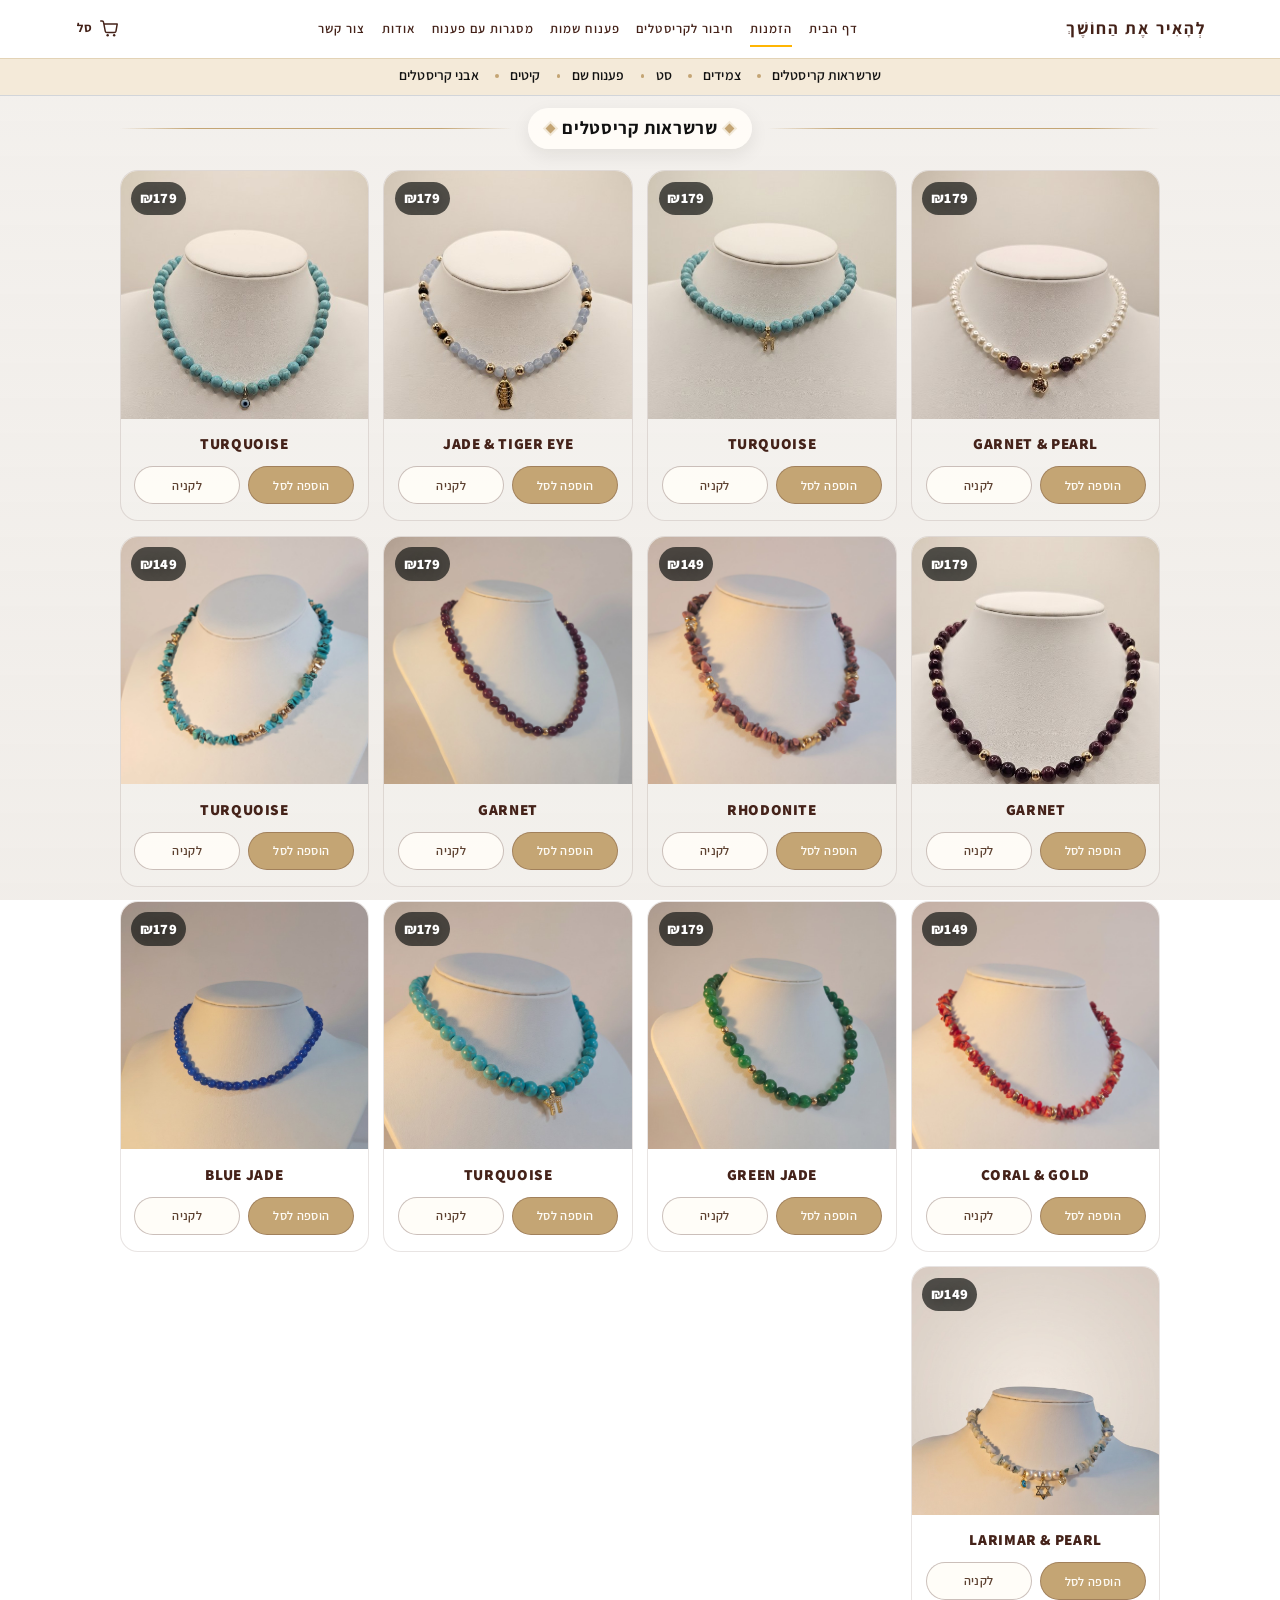
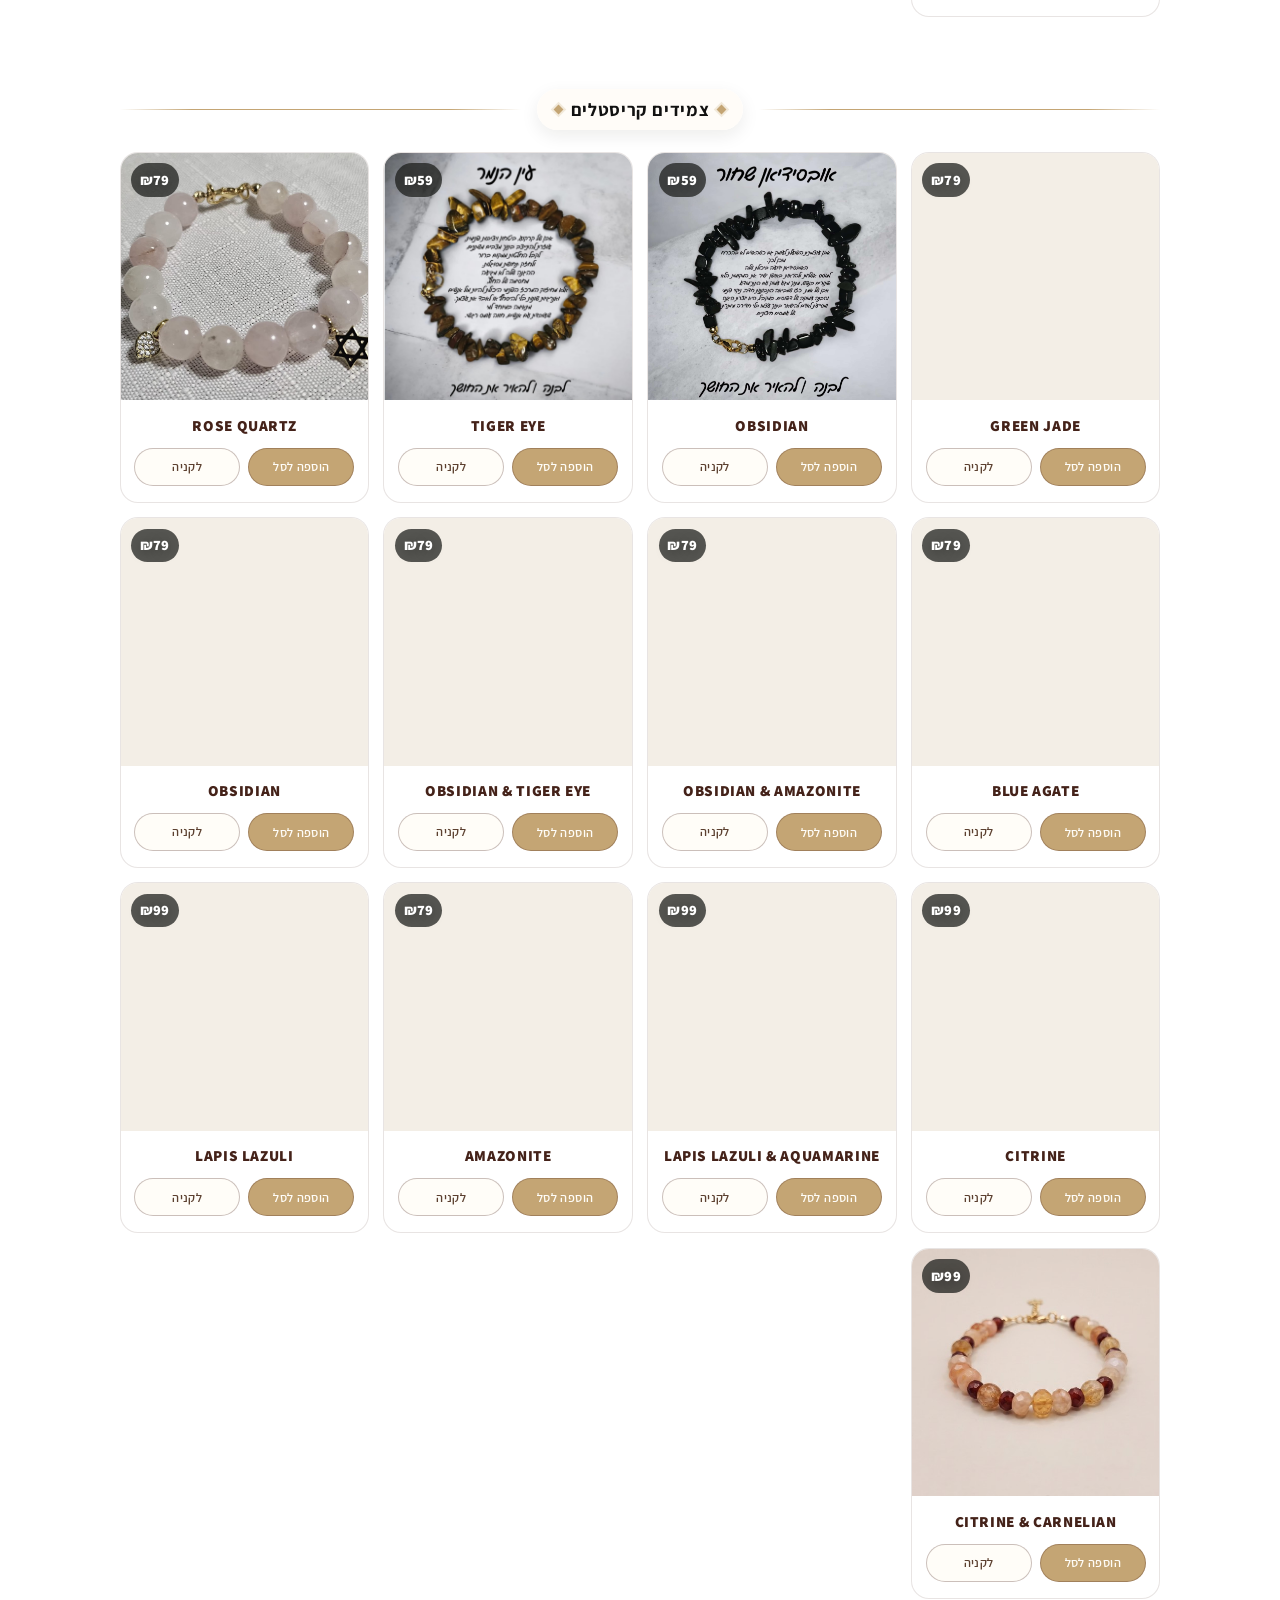
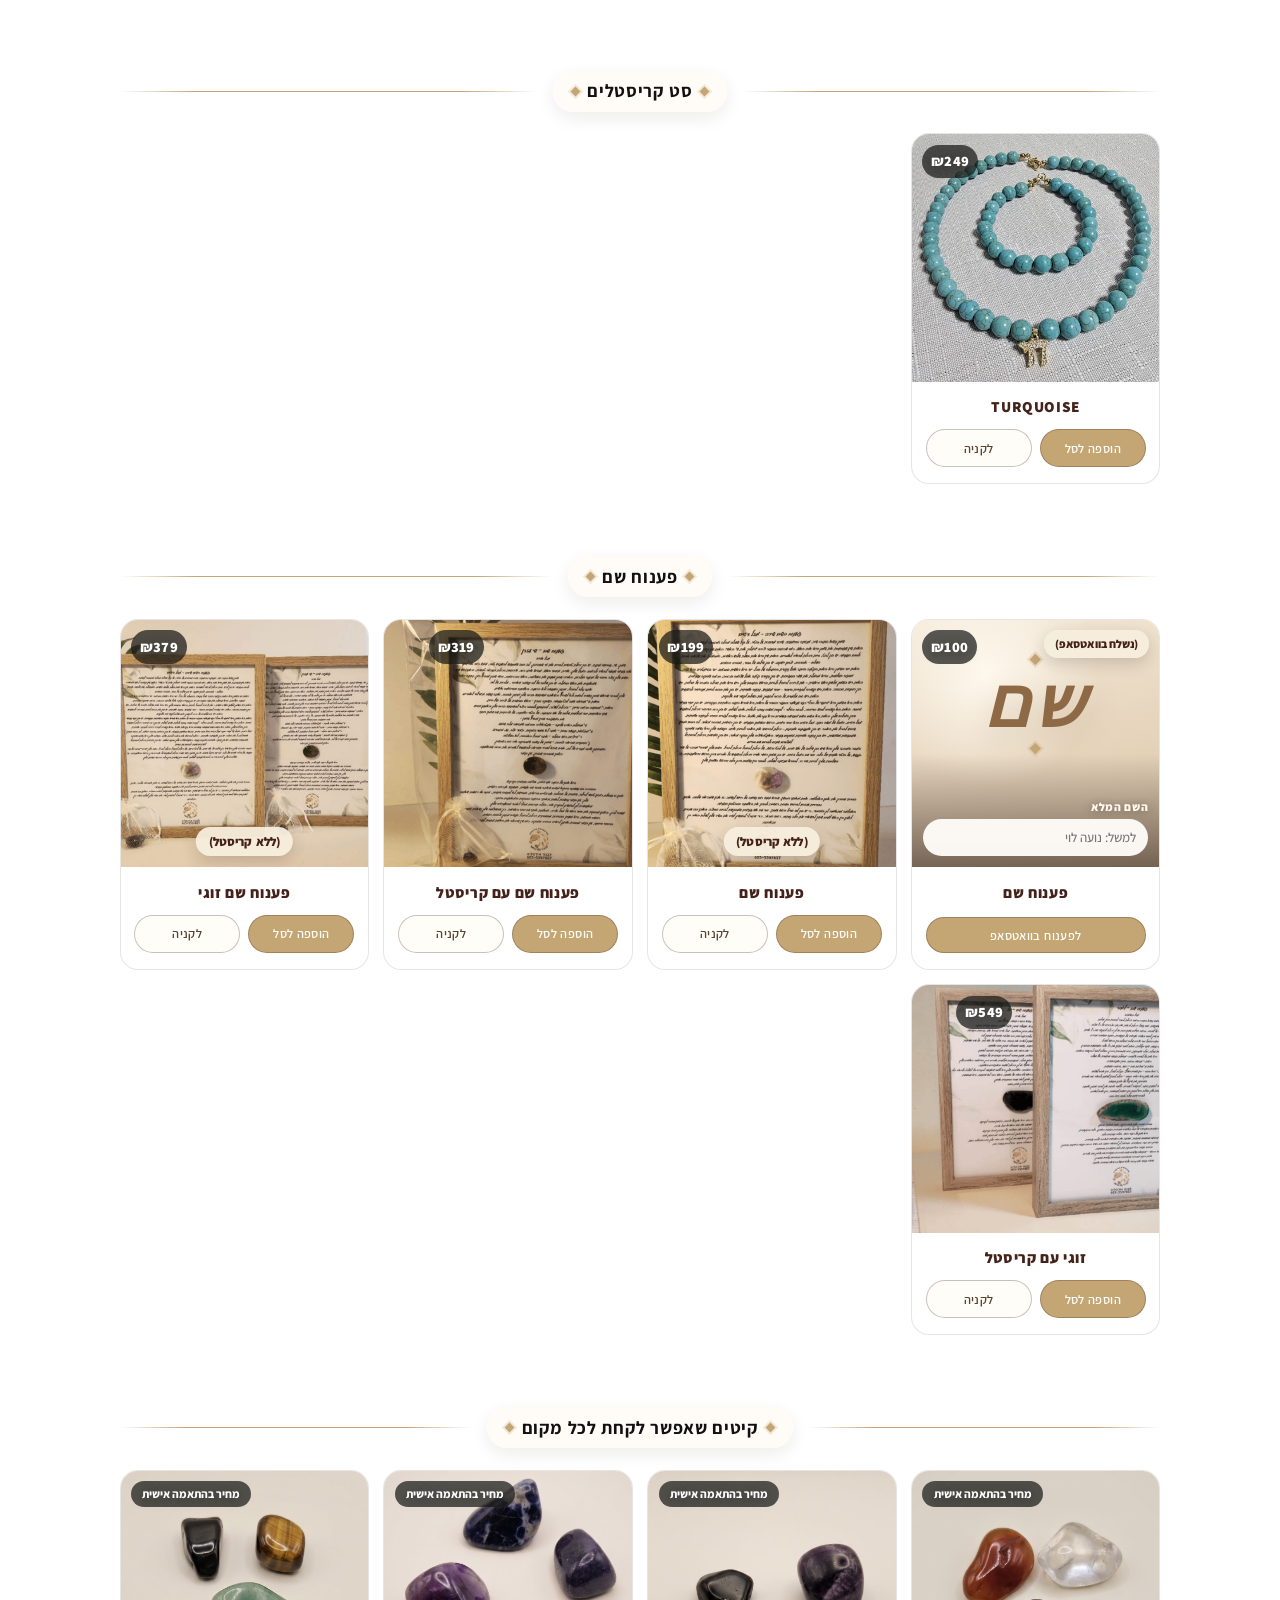
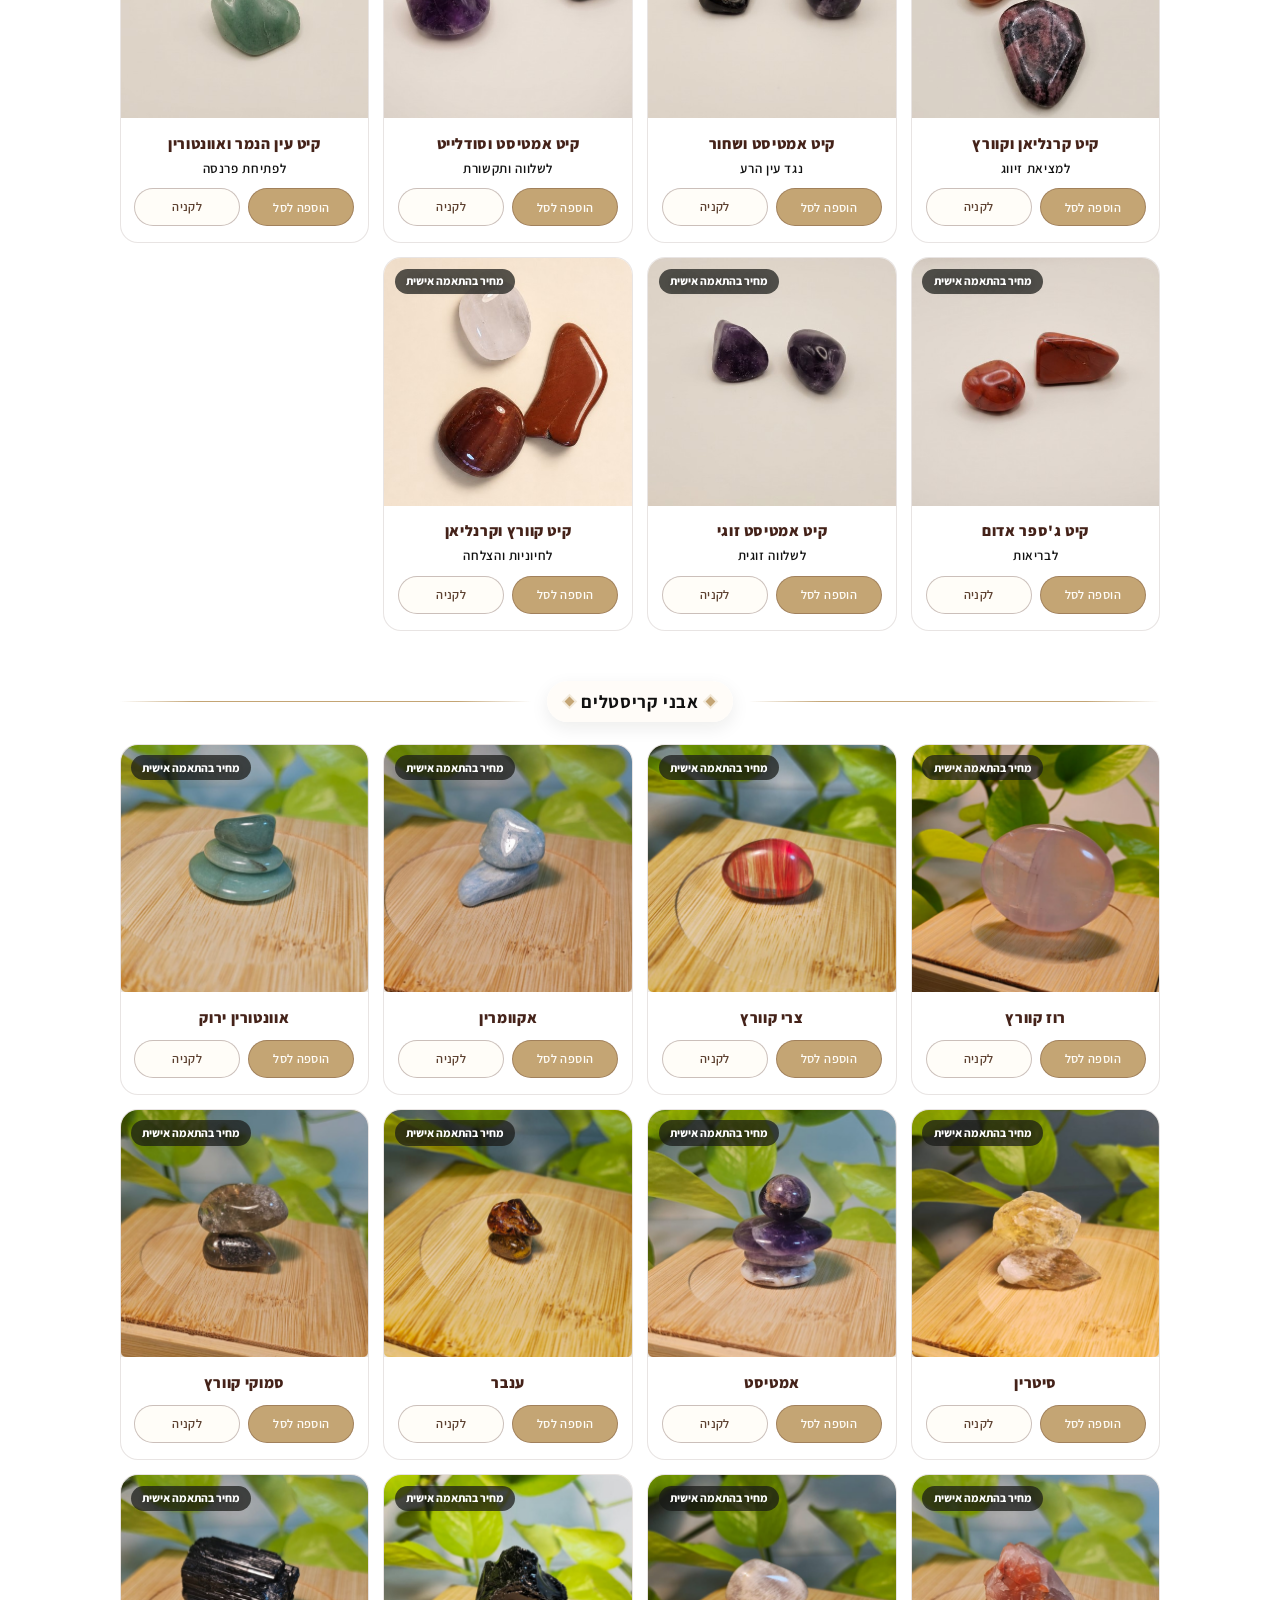
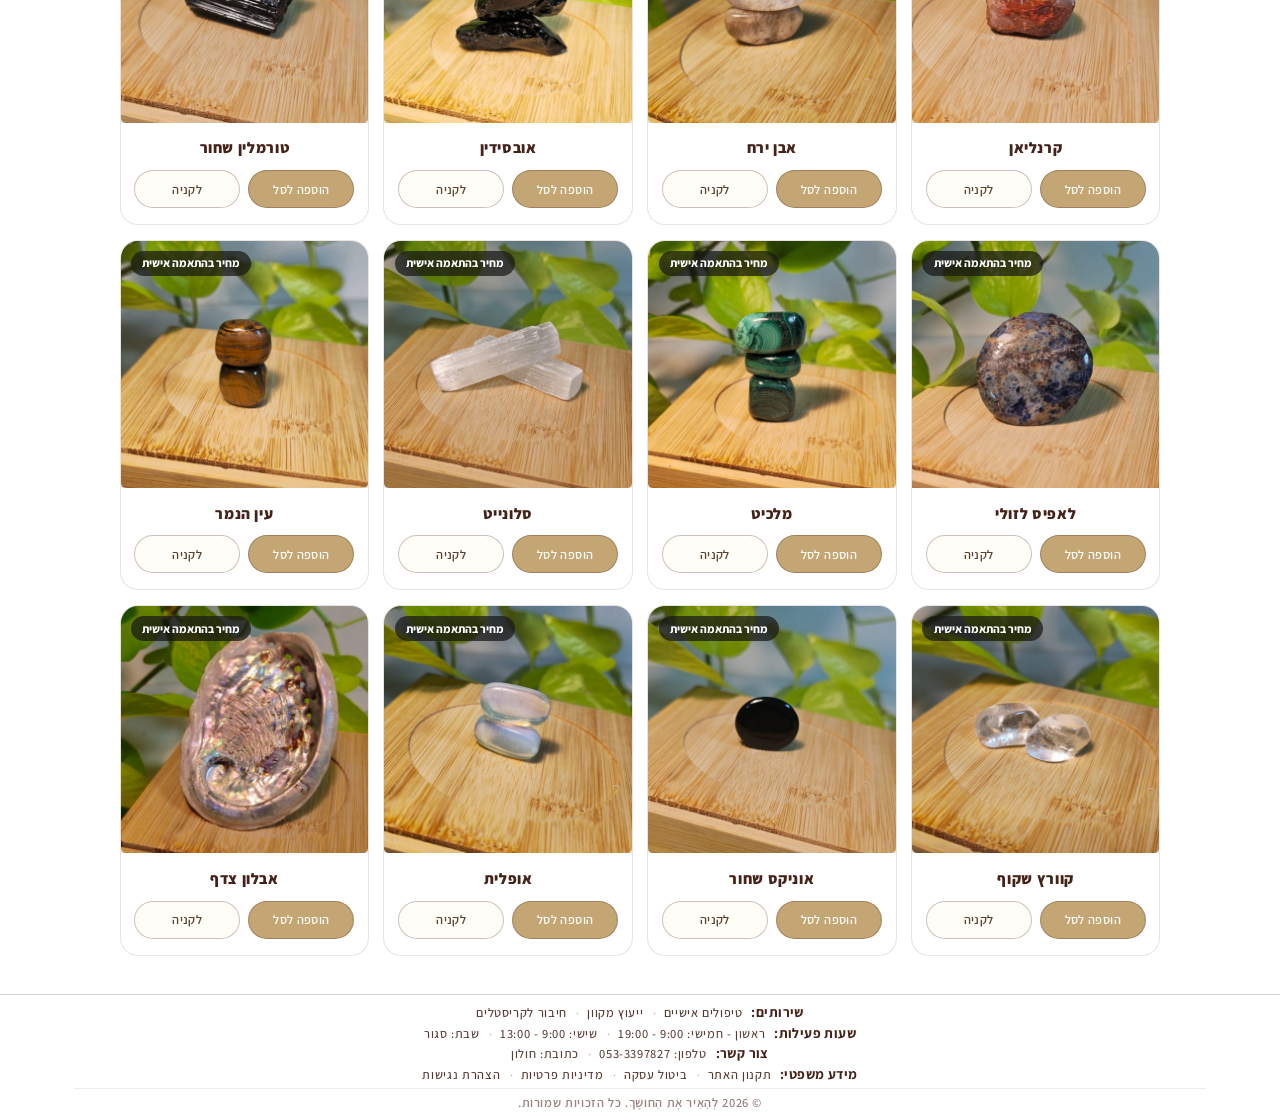
<file: orders.html>
﻿<!DOCTYPE html>
<html lang="he" dir="rtl">
<head>
    <meta charset="UTF-8">
    <meta name="viewport" content="width=device-width, initial-scale=1.0">
    <meta name="format-detection" content="telephone=no">
    <meta http-equiv="X-UA-Compatible" content="IE=edge">
    <title>הזמנות - לְהָאִיר אֶת הַחוֹשֶׁךְ</title>
    <link rel="stylesheet" href="styles.css?v=sale49">
    <link rel="icon" href="favicon.ico?v=2" sizes="any">
    <link rel="icon" type="image/png" href="favicon-32.png?v=2" sizes="32x32">
    <link rel="apple-touch-icon" href="apple-touch-icon.png?v=2">
    <meta name="google-site-verification" content="Fzcmd_ZS1Lth-FvbekWtQxCaVpW6HbOkzIeiQZvx32w" />
</head>
<body class="page-orders">
    <video class="page-bg-video" autoplay muted loop playsinline preload="metadata" aria-hidden="true">
        <source src="video/Jewelry_Promotional_Video_A_man_with_short_brown_hair_and_a_light_q1CH4ySU.mp4" type="video/mp4">
    </video>
    <div class="page-bg-overlay" aria-hidden="true"></div>
    <header>
        <div class="container">
            <nav>
                <div class="logo">לְהָאִיר אֶת הַחוֹשֶׁךְ</div>
                <button class="menu-toggle">☰</button>
                <ul class="menu" id="navMenu">
                    <li><a href="index.html">דף הבית</a></li>
                    <li><a href="orders.html" class="active">הזמנות</a></li>
                    <li><a href="crystals.html">חיבור לקריסטלים</a></li>
                    <li><a href="names.html">פענוח שמות</a></li>
                    <li><a href="frames.html">מסגרות עם פענוח</a></li>
                    <li><a href="about.html">אודות</a></li>
                    <li><a href="contact.html" class="menu-contact">צור קשר</a></li>
                </ul>
                <a href="cart.html" class="header-cart" aria-label="סל קניות">
                    <svg class="header-cart__icon" viewBox="0 0 24 24" fill="none" aria-hidden="true">
                        <path d="M6 7h15l-1.4 8.2a2 2 0 0 1-2 1.6H9.2a2 2 0 0 1-2-1.7L5.2 4.8A1.5 1.5 0 0 0 3.7 3.5H2" stroke="currentColor" stroke-width="1.7" stroke-linecap="round" stroke-linejoin="round"/>
                        <circle cx="10" cy="20" r="1.4" fill="currentColor"/>
                        <circle cx="17.5" cy="20" r="1.4" fill="currentColor"/>
                    </svg>
                    <span class="header-cart__name">סל</span>
                    <span class="cart-badge" aria-hidden="true">0</span>
                </a>
            </nav>
        </div>
        <div class="orders-intro__panel">
            <h1 class="sr-only">הזמנות</h1>
            <nav class="orders-cats" aria-label="קטגוריות">
                <a class="orders-cats__link" href="#cat-necklaces">שרשראות קריסטלים</a>
                <a class="orders-cats__link" href="#cat-bracelets">צמידים</a>
                <a class="orders-cats__link" href="#cat-sets">סט</a>
                <a class="orders-cats__link" href="#cat-frames">פענוח שם</a>
                <a class="orders-cats__link" href="#cat-kits">קיטים</a>
                <a class="orders-cats__link" href="#cat-stones">אבני קריסטלים</a>
            </nav>
        </div>
    </header>

        <section class="orders-shop" aria-label="קטלוג מוצרים">
        <div class="container">
<article class="orders-shop__cat jewelry-store" id="cat-necklaces">
                <header class="orders-shop__head">
                    <h2>שרשראות קריסטלים</h2>
                </header>
                <div class="jewelry-store__grid jewelry-store__grid--catalog" role="list" aria-label="שרשראות קריסטלים">
<article class="jewelry-store__item" role="listitem" data-sku="JEWEL-JCR-10" data-name="GARNET & PEARL" data-price="179" data-currency="ILS" data-image="image/j-cr/necklace-pearl-amethyst.jpg">
                        <div class="jewelry-store__media">
                            <img class="jewelry-store__img jewelry-store__img--bust" src="image/j-cr/necklace-pearl-amethyst.jpg" alt="GARNET & PEARL" loading="lazy" decoding="async" width="600" height="800">
                            <div class="jewelry-store__meta" aria-hidden="true"><span class="jewelry-store__price">₪179</span></div>
                        </div>
                        <div class="jewelry-store__body">
                            <span class="jewelry-store__label">GARNET & PEARL</span>
                            <div class="jewelry-store__story">
                                <p class="jewelry-store__story-lead">גארנט בגוון יין עמוק, פנינים טבעיות, נגיעות זהב ותליון רימון.</p>
                                <p>הגארנט היא אחת מאבני החושן — אבן שמחזקת את הכוח הפנימי, האומץ והעוצמה האישית, ומחברת ליופי ולזוהר שכבר קיימים בנו.</p>
                                <p>הפנינה מביאה איתה אנרגיה אחרת לגמרי: שלווה, זרימה, שקט פנימי ואיזון רגשי.</p>
                                <p>וזה בדיוק מה שמיוחד בשילוב שלהן יחד — עוצמה שיש בה גם רכות.</p>
                                <p class="jewelry-store__story-close">שרשרת נשית, עמוקה ומלאת נוכחות.</p>
                            </div>
                            <div class="jewelry-store__actions">
                                <button class="jewelry-store__add" type="button">הוספה לסל</button>
                                <a class="jewelry-store__details" href="cart.html">לקניה</a>
                            </div>
                        </div>
                    </article>
<article class="jewelry-store__item" role="listitem" data-sku="JEWEL-JCR-11" data-name="TURQUOISE" data-price="179" data-currency="ILS" data-image="image/j-cr/necklace-turquoise-chai.jpg">
                        <div class="jewelry-store__media">
                            <img class="jewelry-store__img jewelry-store__img--bust" src="image/j-cr/necklace-turquoise-chai.jpg" alt="TURQUOISE" loading="lazy" decoding="async" width="600" height="800">
                            <div class="jewelry-store__meta" aria-hidden="true"><span class="jewelry-store__price">₪179</span></div>
                        </div>
                        <div class="jewelry-store__body">
                            <span class="jewelry-store__label">TURQUOISE</span>
                            <div class="jewelry-store__story">
                                <p class="jewelry-store__story-lead">טורקיז בגוון תכלת שאי אפשר לפספס.</p>
                                <p>אבן שמזוהה במיוחד עם הגנה, ומחוברת גם לביטוי עצמי, תקשורת, רוגע ואיזון.</p>
                                <p>יש בה משהו שמצד אחד נותן תחושת שקט, ומצד שני מחזק את היכולת להביע את עצמנו בצורה ברורה ובטוחה.</p>
                                <p class="jewelry-store__story-close">שרשרת עם נוכחות, צבע ומשמעות</p>
                            </div>
                            <div class="jewelry-store__actions">
                                <button class="jewelry-store__add" type="button">הוספה לסל</button>
                                <a class="jewelry-store__details" href="cart.html">לקניה</a>
                            </div>
                        </div>
                    </article>
<article class="jewelry-store__item" role="listitem" data-sku="JEWEL-JCR-12" data-name="JADE & TIGER EYE" data-price="179" data-currency="ILS" data-image="image/j-cr/necklace-blue-tigereye.jpg">
                        <div class="jewelry-store__media">
                            <img class="jewelry-store__img jewelry-store__img--bust" src="image/j-cr/necklace-blue-tigereye.jpg" alt="JADE & TIGER EYE" loading="lazy" decoding="async" width="600" height="800">
                            <div class="jewelry-store__meta" aria-hidden="true"><span class="jewelry-store__price">₪179</span></div>
                        </div>
                        <div class="jewelry-store__body">
                            <span class="jewelry-store__label">JADE & TIGER EYE</span>
                            <div class="jewelry-store__story">
                                <p class="jewelry-store__story-lead">ג׳ייד בגוון תכלת עדין בשילוב עין הנמר, נגיעות זהב ותליון דג.</p>
                                <p>הג׳ייד מזוהה עם מזל, שפע, הרמוניה ואיזון, ונחשבת לאבן שמעודדת פתיחות להזדמנויות ולדברים טובים שנכנסים לחיים.</p>
                                <p>עין הנמר מביאה איתה אנרגיה יותר חזקה ומקרקעת: ביטחון עצמי, אומץ, כוח רצון ויכולת להתקדם לעבר המטרות שלנו.</p>
                                <p>והשילוב ביניהן הוא בדיוק הקסם של השרשרת הזאת — לפתוח את הדלת לשפע, אבל גם שיהיה בנו הביטחון ללכת ולקחת את ההזדמנויות שמגיעות אלינו.</p>
                                <p class="jewelry-store__story-close">עדינה בצבעים שלה, אבל עם משמעות ממש חזקה.</p>
                            </div>
                            <div class="jewelry-store__actions">
                                <button class="jewelry-store__add" type="button">הוספה לסל</button>
                                <a class="jewelry-store__details" href="cart.html">לקניה</a>
                            </div>
                        </div>
                    </article>
<article class="jewelry-store__item" role="listitem" data-sku="JEWEL-JCR-13" data-name="TURQUOISE" data-price="179" data-currency="ILS" data-image="image/j-cr/necklace-turquoise-eye.jpg">
                        <div class="jewelry-store__media">
                            <img class="jewelry-store__img jewelry-store__img--bust" src="image/j-cr/necklace-turquoise-eye.jpg" alt="TURQUOISE" loading="lazy" decoding="async" width="600" height="800">
                            <div class="jewelry-store__meta" aria-hidden="true"><span class="jewelry-store__price">₪179</span></div>
                        </div>
                        <div class="jewelry-store__body">
                            <span class="jewelry-store__label">TURQUOISE</span>
                            <div class="jewelry-store__story">
                                <p class="jewelry-store__story-lead">טורקיז בגוון תכלת שאי אפשר לפספס.</p>
                                <p>אבן שמזוהה במיוחד עם הגנה, ומחוברת גם לביטוי עצמי, תקשורת, רוגע ואיזון.</p>
                                <p>יש בה משהו שמצד אחד נותן תחושת שקט, ומצד שני מחזק את היכולת להביע את עצמנו בצורה ברורה ובטוחה.</p>
                                <p class="jewelry-store__story-close">שרשרת עם נוכחות, צבע ומשמעות</p>
                            </div>
                            <div class="jewelry-store__actions">
                                <button class="jewelry-store__add" type="button">הוספה לסל</button>
                                <a class="jewelry-store__details" href="cart.html">לקניה</a>
                            </div>
                        </div>
                    </article>
<article class="jewelry-store__item" role="listitem" data-sku="JEWEL-JCR-14" data-name="GARNET" data-price="179" data-currency="ILS" data-image="image/j-cr/necklace-amethyst-gold.jpg">
                        <div class="jewelry-store__media">
                            <img class="jewelry-store__img jewelry-store__img--bust" src="image/j-cr/necklace-amethyst-gold.jpg" alt="GARNET" loading="lazy" decoding="async" width="600" height="800">
                            <div class="jewelry-store__meta" aria-hidden="true"><span class="jewelry-store__price">₪179</span></div>
                        </div>
                        <div class="jewelry-store__body">
                            <span class="jewelry-store__label">GARNET</span>
                            <div class="jewelry-store__story">
                                <p class="jewelry-store__story-lead">גארנט בגוון יין עמוק עם נגיעות זהב.</p>
                                <p>אבן של עוצמה, ביטחון, תשוקה וכוח פנימי.</p>
                                <p>מחזקת נחישות ואומץ ומחברת לאנרגיה של עשייה והגשמה.</p>
                                <p class="jewelry-store__story-close">שרשרת עם נוכחות, אבל עדיין עדינה ומדויקת.</p>
                            </div>
                            <div class="jewelry-store__actions">
                                <button class="jewelry-store__add" type="button">הוספה לסל</button>
                                <a class="jewelry-store__details" href="cart.html">לקניה</a>
                            </div>
                        </div>
                    </article>
                    <article class="jewelry-store__item" role="listitem" data-sku="JEWEL-JCR-15" data-name="RHODONITE" data-price="149" data-currency="ILS" data-image="image/j-cr/necklace-rhodonite.jpg">
                        <div class="jewelry-store__media">
                            <img class="jewelry-store__img jewelry-store__img--bust" src="image/j-cr/necklace-rhodonite.jpg" alt="RHODONITE" loading="lazy" decoding="async" width="600" height="800">
                            <div class="jewelry-store__meta" aria-hidden="true"><span class="jewelry-store__price">₪149</span></div>
                        </div>
                        <div class="jewelry-store__body">
                            <span class="jewelry-store__label">RHODONITE</span>
                            <div class="jewelry-store__story">
                                <p class="jewelry-store__story-lead">רודונייט בגוונים טבעיים של ורוד ושחור, בחיתוך צ׳יפסים שמעניק לכל שרשרת מראה מיוחד וחד־פעמי.</p>
                                <p>הרודונייט מזוהה עם אהבה עצמית, איזון רגשי וריפוי של הלב. היא מחזקת חמלה, עוזרת לשחרר משקעים מהעבר ומזכירה לנו לבחור בעצמנו גם מתוך רכות וגם מתוך עוצמה.</p>
                                <p>יש בה שילוב מיוחד בין הוורוד העדין לנגיעות הכהות כמו תזכורת לכך שהלב שלנו יכול לעבור דרך כאב, להחלים ממנו ולהישאר פתוח לאהבה.</p>
                                <p class="jewelry-store__story-close">שרשרת נשית, טבעית ומלאת עומק לכל מי שרוצה לשאת איתה תזכורת לאהוב את עצמה קצת יותר.</p>
                            </div>
                            <div class="jewelry-store__actions">
                                <button class="jewelry-store__add" type="button">הוספה לסל</button>
                                <a class="jewelry-store__details" href="cart.html">לקניה</a>
                            </div>
                        </div>
                    </article>
                    <article class="jewelry-store__item" role="listitem" data-sku="JEWEL-JCR-16" data-name="GARNET" data-price="179" data-currency="ILS" data-image="image/j-cr/necklace-ruby.jpg">
                        <div class="jewelry-store__media">
                            <img class="jewelry-store__img jewelry-store__img--bust" src="image/j-cr/necklace-ruby.jpg" alt="GARNET" loading="lazy" decoding="async" width="600" height="800">
                            <div class="jewelry-store__meta" aria-hidden="true"><span class="jewelry-store__price">₪179</span></div>
                        </div>
                        <div class="jewelry-store__body">
                            <span class="jewelry-store__label">GARNET</span>
                            <div class="jewelry-store__story">
                                <p class="jewelry-store__story-lead">גארנט בגוון יין עמוק עם נגיעות זהב.</p>
                                <p>אבן של עוצמה, ביטחון, תשוקה וכוח פנימי.</p>
                                <p>מחזקת נחישות ואומץ ומחברת לאנרגיה של עשייה והגשמה.</p>
                                <p class="jewelry-store__story-close">שרשרת עם נוכחות, אבל עדיין עדינה ומדויקת.</p>
                            </div>
                            <div class="jewelry-store__actions">
                                <button class="jewelry-store__add" type="button">הוספה לסל</button>
                                <a class="jewelry-store__details" href="cart.html">לקניה</a>
                            </div>
                        </div>
                    </article>
                    <article class="jewelry-store__item" role="listitem" data-sku="JEWEL-JCR-17" data-name="TURQUOISE" data-price="149" data-currency="ILS" data-image="image/j-cr/necklace-turquoise-chips.jpg">
                        <div class="jewelry-store__media">
                            <img class="jewelry-store__img jewelry-store__img--bust" src="image/j-cr/necklace-turquoise-chips.jpg" alt="TURQUOISE" loading="lazy" decoding="async" width="600" height="800">
                            <div class="jewelry-store__meta" aria-hidden="true"><span class="jewelry-store__price">₪149</span></div>
                        </div>
                        <div class="jewelry-store__body">
                            <span class="jewelry-store__label">TURQUOISE</span>
                            <div class="jewelry-store__story">
                                <p class="jewelry-store__story-lead">טורקיז בגוון תכלת שאי אפשר לפספס.</p>
                                <p>אבן שמזוהה במיוחד עם הגנה, ומחוברת גם לביטוי עצמי, תקשורת, רוגע ואיזון.</p>
                                <p>יש בה משהו שמצד אחד נותן תחושת שקט, ומצד שני מחזק את היכולת להביע את עצמנו בצורה ברורה ובטוחה.</p>
                                <p class="jewelry-store__story-close">שרשרת עם נוכחות, צבע ומשמעות</p>
                            </div>
                            <div class="jewelry-store__actions">
                                <button class="jewelry-store__add" type="button">הוספה לסל</button>
                                <a class="jewelry-store__details" href="cart.html">לקניה</a>
                            </div>
                        </div>
                    </article>
                    <article class="jewelry-store__item" role="listitem" data-sku="JEWEL-JCR-18" data-name="CORAL &amp; GOLD" data-price="149" data-currency="ILS" data-image="image/j-cr/necklace-coral.jpg">
                        <div class="jewelry-store__media">
                            <img class="jewelry-store__img jewelry-store__img--bust" src="image/j-cr/necklace-coral.jpg" alt="CORAL &amp; GOLD" loading="lazy" decoding="async" width="600" height="800">
                            <div class="jewelry-store__meta" aria-hidden="true"><span class="jewelry-store__price">₪149</span></div>
                        </div>
                        <div class="jewelry-store__body">
                            <span class="jewelry-store__label">CORAL &amp; GOLD</span>
                            <div class="jewelry-store__story">
                                <p class="jewelry-store__story-lead">קורל בגוון אדום עמוק בחיתוך צ׳יפסים, בשילוב צ׳יפסים מוזהבים שמוסיפים אור ונוכחות.</p>
                                <p>הקורל מזוהה עם חיות, אומץ, תשוקה ושמחת חיים. יש בו אנרגיה שמחזקת את כוח הרצון ומזכירה לנו להתחבר לאש הפנימית שלנו לזוז, ליצור ולבחור בחיים מתוך ביטחון.</p>
                                <p>נגיעות הזהב מכניסות לשרשרת זוהר וחמימות, ומדגישות את הגוון העשיר והמיוחד של הקורל.</p>
                                <p class="jewelry-store__story-close">שרשרת נשית, מלאת חיים ונוכחות. כזאת שמכניסה צבע, אנרגיה וזוהר לכל מראה.</p>
                            </div>
                            <div class="jewelry-store__actions">
                                <button class="jewelry-store__add" type="button">הוספה לסל</button>
                                <a class="jewelry-store__details" href="cart.html">לקניה</a>
                            </div>
                        </div>
                    </article>
                    <article class="jewelry-store__item" role="listitem" data-sku="JEWEL-JCR-19" data-name="GREEN JADE" data-price="179" data-currency="ILS" data-image="image/j-cr/necklace-jade.jpg">
                        <div class="jewelry-store__media">
                            <img class="jewelry-store__img jewelry-store__img--bust" src="image/j-cr/necklace-jade.jpg" alt="GREEN JADE" loading="lazy" decoding="async" width="600" height="800">
                            <div class="jewelry-store__meta" aria-hidden="true"><span class="jewelry-store__price">₪179</span></div>
                        </div>
                        <div class="jewelry-store__body">
                            <span class="jewelry-store__label">GREEN JADE</span>
                            <div class="jewelry-store__story">
                                <p class="jewelry-store__story-lead">ג׳ייד בגוון ירוק טבעי, רענן ומלא חיים.</p>
                                <p>הג׳ייד מזוהה עם מזל, שפע, הרמוניה ואיזון. היא נחשבת לאבן שמעודדת פתיחות להזדמנויות חדשות ולדברים הטובים שמבקשים להיכנס לחיינו.</p>
                                <p>יש בה אנרגיה רגועה ויציבה שמזכירה לנו ששפע לא תמיד מגיע ברעש. לפעמים הוא מתחיל דווקא כשאנחנו מרפות, סומכות ומאפשרות לעצמנו לקבל.</p>
                                <p class="jewelry-store__story-close">שרשרת עדינה ומלאת נוכחות, שמכניסה איתה תחושה של התחדשות, צמיחה ושפע.</p>
                            </div>
                            <div class="jewelry-store__actions">
                                <button class="jewelry-store__add" type="button">הוספה לסל</button>
                                <a class="jewelry-store__details" href="cart.html">לקניה</a>
                            </div>
                        </div>
                    </article>
                    <article class="jewelry-store__item" role="listitem" data-sku="JEWEL-JCR-20" data-name="TURQUOISE" data-price="179" data-currency="ILS" data-image="image/j-cr/necklace-turquoise-chai-2.jpg">
                        <div class="jewelry-store__media">
                            <img class="jewelry-store__img jewelry-store__img--bust" src="image/j-cr/necklace-turquoise-chai-2.jpg" alt="TURQUOISE" loading="lazy" decoding="async" width="600" height="800">
                            <div class="jewelry-store__meta" aria-hidden="true"><span class="jewelry-store__price">₪179</span></div>
                        </div>
                        <div class="jewelry-store__body">
                            <span class="jewelry-store__label">TURQUOISE</span>
                            <div class="jewelry-store__story">
                                <p class="jewelry-store__story-lead">טורקיז בגוון תכלת שאי אפשר לפספס.</p>
                                <p>אבן שמזוהה במיוחד עם הגנה, ומחוברת גם לביטוי עצמי, תקשורת, רוגע ואיזון.</p>
                                <p>יש בה משהו שמצד אחד נותן תחושת שקט, ומצד שני מחזק את היכולת להביע את עצמנו בצורה ברורה ובטוחה.</p>
                                <p class="jewelry-store__story-close">שרשרת עם נוכחות, צבע ומשמעות</p>
                            </div>
                            <div class="jewelry-store__actions">
                                <button class="jewelry-store__add" type="button">הוספה לסל</button>
                                <a class="jewelry-store__details" href="cart.html">לקניה</a>
                            </div>
                        </div>
                    </article>
                    <article class="jewelry-store__item" role="listitem" data-sku="JEWEL-JCR-21" data-name="BLUE JADE" data-price="179" data-currency="ILS" data-image="image/j-cr/necklace-blue-agate.jpg">
                        <div class="jewelry-store__media">
                            <img class="jewelry-store__img jewelry-store__img--bust" src="image/j-cr/necklace-blue-agate.jpg" alt="BLUE JADE" loading="lazy" decoding="async" width="600" height="800">
                            <div class="jewelry-store__meta" aria-hidden="true"><span class="jewelry-store__price">₪179</span></div>
                        </div>
                        <div class="jewelry-store__body">
                            <span class="jewelry-store__label">BLUE JADE</span>
                            <div class="jewelry-store__story">
                                <p class="jewelry-store__story-lead">ג׳ייד בגוון תכלת עדין, בחרוזים חלקים שמעניקים לו מראה נקי, רגוע ומדויק.</p>
                                <p>הג׳ייד מזוהה עם מזל, שפע, הרמוניה ואיזון. הוא נחשב לאבן שמעודדת פתיחות להזדמנויות חדשות ולדברים הטובים שנכנסים לחיינו.</p>
                                <p>הגוון התכול מוסיף תחושה של שלווה, בהירות וזרימה. כמו תזכורת לסמוך על הדרך ולאפשר לדברים להגיע בזמן הנכון.</p>
                                <p class="jewelry-store__story-close">תכשיט עדין ומלא משמעות, שמחבר בין שקט פנימי לאנרגיה של שפע והתחדשות.</p>
                            </div>
                            <div class="jewelry-store__actions">
                                <button class="jewelry-store__add" type="button">הוספה לסל</button>
                                <a class="jewelry-store__details" href="cart.html">לקניה</a>
                            </div>
                        </div>
                    </article>
                    <article class="jewelry-store__item" role="listitem" data-sku="JEWEL-JCR-22" data-name="LARIMAR &amp; PEARL" data-price="149" data-currency="ILS" data-image="image/j-cr/necklace-aquamarine-pearls.jpg">
                        <div class="jewelry-store__media">
                            <img class="jewelry-store__img jewelry-store__img--bust" src="image/j-cr/necklace-aquamarine-pearls.jpg" alt="LARIMAR &amp; PEARL" loading="lazy" decoding="async" width="600" height="800">
                            <div class="jewelry-store__meta" aria-hidden="true"><span class="jewelry-store__price">₪149</span></div>
                        </div>
                        <div class="jewelry-store__body">
                            <span class="jewelry-store__label">LARIMAR &amp; PEARL</span>
                            <div class="jewelry-store__story">
                                <p class="jewelry-store__story-lead">לרימר בגווני תכלת־ים בשילוב פנינים טבעיות ועדינות.</p>
                                <p>הלרימר מזוהה עם רוגע, שלווה, תקשורת רכה וביטוי עצמי. יש בה אנרגיה שמזכירה את הים שקטה, זורמת ומאפשרת לנו לעצור, לנשום ולהקשיב לקול הפנימי שלנו.</p>
                                <p>הפנינה מביאה איתה טוהר, איזון רגשי וחכמה נשית, ומוסיפה לשרשרת רכות קלאסית ועל־זמנית.</p>
                                <p>והשילוב ביניהן מרגיש כמו ים שקט זרימה, עומק ורכות שמתחברים יחד בהרמוניה.</p>
                                <p class="jewelry-store__story-close">שרשרת נשית, אלגנטית ומלאת שלווה, עם יופי עדין שאי אפשר להתעלם ממנו.</p>
                            </div>
                            <div class="jewelry-store__actions">
                                <button class="jewelry-store__add" type="button">הוספה לסל</button>
                                <a class="jewelry-store__details" href="cart.html">לקניה</a>
                            </div>
                        </div>
                    </article>
                </div>
            </article>

<article class="orders-shop__cat jewelry-store" id="cat-bracelets">
                <header class="orders-shop__head">
                    <h2>צמידים קריסטלים</h2>
                </header>
                <div class="jewelry-store__grid jewelry-store__grid--catalog" role="list" aria-label="צמידים קריסטלים">
<article class="jewelry-store__item" role="listitem" data-sku="JEWEL-JCR-01" data-name="GREEN JADE" data-price="79" data-currency="ILS" data-image="image/j-cr/WhatsApp%20Image%202026-05-05%20at%2015.32.55.jpeg">
                        <div class="jewelry-store__media">
                            <img class="jewelry-store__img" src="image/j-cr/WhatsApp%20Image%202026-05-05%20at%2015.32.55.jpeg" alt="GREEN JADE" loading="lazy" decoding="async" width="600" height="600">
                            <div class="jewelry-store__meta" aria-hidden="true"><span class="jewelry-store__price">₪79</span></div>
                        </div>
                        <div class="jewelry-store__body">
                            <span class="jewelry-store__label">GREEN JADE</span>
                            <div class="jewelry-store__story">
                                <p class="jewelry-store__story-lead">ג׳ייד בגוון ירוק טבעי, רענן ומלא חיים.</p>
                                <p>הג׳ייד הירוק נחשב לסמל של מזל, שפע ושגשוג. הוא מחזק גישה חיובית כלפי כסף והצלחה ומעודד לזהות אפשרויות לצמיחה גם במקומות שלא ראינו קודם.</p>
                                <p>הצבע הירוק מחבר להתחדשות ולתהליכים שמבשילים בהדרגה — כמו זרע שנשתל ומקבל את הזמן להפוך לדבר גדול.</p>
                                <p class="jewelry-store__story-close">צמיד של צמיחה מבורכת ושפע שמגיע ממקום יציב.</p>
                            </div>
                            <div class="jewelry-store__actions">
                                <button class="jewelry-store__add" type="button">הוספה לסל</button>
                                <a class="jewelry-store__details" href="cart.html">לקניה</a>
                            </div>
                        </div>
                    </article>
<article class="jewelry-store__item" role="listitem" data-sku="JEWEL-JCR-02" data-name="OBSIDIAN" data-price="59" data-currency="ILS" data-image="image/j-cr/WhatsApp%20Image%202026-05-05%20at%2015.32.56%20%281%29.jpeg">
                        <div class="jewelry-store__media">
                            <img class="jewelry-store__img" src="image/j-cr/WhatsApp%20Image%202026-05-05%20at%2015.32.56%20%281%29.jpeg" alt="OBSIDIAN" loading="lazy" decoding="async" width="600" height="600">
                            <div class="jewelry-store__meta" aria-hidden="true"><span class="jewelry-store__price">₪59</span></div>
                        </div>
                        <div class="jewelry-store__body">
                            <span class="jewelry-store__label">OBSIDIAN</span>
                            <div class="jewelry-store__story">
                                <p class="jewelry-store__story-lead">צמיד אובסידיאן שחורה בחיתוך צ׳יפסים טבעי, שמעניק לכל צמיד מראה עמוק וייחודי.</p>
                                <p>האובסידיאן מזוהה עם הגנה, קרקוע, יציבות וכוח פנימי. היא נחשבת לאבן שעוזרת לשחרר אנרגיות שכבר אינן משרתות אותנו ולהתחבר לאמת הפנימית שלנו.</p>
                                <p>יש בה אנרגיה חזקה שמזכירה לנו להציב גבולות, לעמוד יציבות במקום שלנו ולשמור על עצמנו גם מול רעשים והשפעות מבחוץ.</p>
                                <p class="jewelry-store__story-close">צמיד עם נוכחות ועומק. להגנה, לחיזוק ולתחושת יציבות פנימית.</p>
                            </div>
                            <div class="jewelry-store__actions">
                                <button class="jewelry-store__add" type="button">הוספה לסל</button>
                                <a class="jewelry-store__details" href="cart.html">לקניה</a>
                            </div>
                        </div>
                    </article>
<article class="jewelry-store__item" role="listitem" data-sku="JEWEL-JCR-03" data-name="TIGER EYE" data-price="59" data-currency="ILS" data-image="image/j-cr/WhatsApp%20Image%202026-05-05%20at%2015.32.56%20%283%29.jpeg">
                        <div class="jewelry-store__media">
                            <img class="jewelry-store__img" src="image/j-cr/WhatsApp%20Image%202026-05-05%20at%2015.32.56%20%283%29.jpeg" alt="TIGER EYE" loading="lazy" decoding="async" width="600" height="600">
                            <div class="jewelry-store__meta" aria-hidden="true"><span class="jewelry-store__price">₪59</span></div>
                        </div>
                        <div class="jewelry-store__body">
                            <span class="jewelry-store__label">TIGER EYE</span>
                            <div class="jewelry-store__story">
                                <p class="jewelry-store__story-lead">צמיד עין הנמר בחיתוך צ׳יפסים טבעי, בגוונים חמים של חום וזהב.</p>
                                <p>עין הנמר מזוהה עם ביטחון עצמי, אומץ, כוח רצון וקרקוע. היא מעודדת אותנו לסמוך על היכולות שלנו, לקבל החלטות בביטחון ולהתקדם בנחישות לעבר המטרות שלנו.</p>
                                <p>יש בה שילוב מיוחד בין יציבות לתנועה. להישאר מחוברות לעצמנו, אבל לא לפחד לעשות את הצעד הבא.</p>
                                <p class="jewelry-store__story-close">צמיד עם נוכחות ואנרגיה חזקה, שמזכיר לנו כמה כוח כבר קיים בתוכנו.</p>
                            </div>
                            <div class="jewelry-store__actions">
                                <button class="jewelry-store__add" type="button">הוספה לסל</button>
                                <a class="jewelry-store__details" href="cart.html">לקניה</a>
                            </div>
                        </div>
                    </article>
<article class="jewelry-store__item" role="listitem" data-sku="JEWEL-JCR-04" data-name="ROSE QUARTZ" data-price="79" data-currency="ILS" data-image="image/j-cr/WhatsApp%20Image%202026-05-05%20at%2015.32.56%20%284%29.jpeg">
                        <div class="jewelry-store__media">
                            <img class="jewelry-store__img" src="image/j-cr/WhatsApp%20Image%202026-05-05%20at%2015.32.56%20%284%29.jpeg" alt="ROSE QUARTZ" loading="lazy" decoding="async" width="600" height="600">
                            <div class="jewelry-store__meta" aria-hidden="true"><span class="jewelry-store__price">₪79</span></div>
                        </div>
                        <div class="jewelry-store__body">
                            <span class="jewelry-store__label">ROSE QUARTZ</span>
                            <div class="jewelry-store__story">
                                <p class="jewelry-store__story-lead">צמיד רוז קוורץ בגוון ורוד עדין ורך.</p>
                                <p>הרוז קוורץ מזוהה עם אהבה עצמית, חמלה, רכות ופתיחת הלב לאהבה. היא מזכירה לנו לעצור, להקשיב לעצמנו ולהעניק ללב את אותה אהבה שאנחנו נותנות לאחרים.</p>
                                <p>יש בה אנרגיה נעימה ומרגיעה שמחברת לקבלה עצמית ולמערכות יחסים שמבוססות על רוך, כנות ואהבה.</p>
                                <p class="jewelry-store__story-close">צמיד נשי ועדין, עם משמעות שמזכירה לנו שהאהבה מתחילה קודם כול בתוכנו.</p>
                            </div>
                            <div class="jewelry-store__actions">
                                <button class="jewelry-store__add" type="button">הוספה לסל</button>
                                <a class="jewelry-store__details" href="cart.html">לקניה</a>
                            </div>
                        </div>
                    </article>
<article class="jewelry-store__item" role="listitem" data-sku="JEWEL-JCR-05" data-name="BLUE AGATE" data-price="79" data-currency="ILS" data-image="image/j-cr/WhatsApp%20Image%202026-05-05%20at%2015.32.56%20%285%29.jpeg">
                        <div class="jewelry-store__media">
                            <img class="jewelry-store__img" src="image/j-cr/WhatsApp%20Image%202026-05-05%20at%2015.32.56%20%285%29.jpeg" alt="BLUE AGATE" loading="lazy" decoding="async" width="600" height="600">
                            <div class="jewelry-store__meta" aria-hidden="true"><span class="jewelry-store__price">₪79</span></div>
                        </div>
                        <div class="jewelry-store__body">
                            <span class="jewelry-store__label">BLUE AGATE</span>
                            <div class="jewelry-store__story">
                                <p class="jewelry-store__story-lead">שרשרת אגת כחולה בגוונים רכים ושקופים.</p>
                                <p>האגת הכחולה מאפשרת לעבד מחשבות ורגשות בסבלנות, בלי למהר להגיב. היא מעודדת הקשבה עמוקה, בחירת מילים מדויקת ותקשורת שנשארת נעימה גם בשיחות מורכבות.</p>
                                <p>זו אבן של קול שקול — לא שקט שנובע מפחד, אלא דיבור שמגיע לאחר מחשבה.</p>
                                <p class="jewelry-store__story-close">שרשרת אלגנטית ונקייה, לאישה שיודעת שלמילים שלה יש כוח.</p>
                            </div>
                            <div class="jewelry-store__actions">
                                <button class="jewelry-store__add" type="button">הוספה לסל</button>
                                <a class="jewelry-store__details" href="cart.html">לקניה</a>
                            </div>
                        </div>
                    </article>
<article class="jewelry-store__item" role="listitem" data-sku="JEWEL-JCR-06" data-name="OBSIDIAN &amp; AMAZONITE" data-price="79" data-currency="ILS" data-image="image/j-cr/WhatsApp%20Image%202026-05-05%20at%2015.32.57%20%281%29.jpeg">
                        <div class="jewelry-store__media">
                            <img class="jewelry-store__img" src="image/j-cr/WhatsApp%20Image%202026-05-05%20at%2015.32.57%20%281%29.jpeg" alt="OBSIDIAN &amp; AMAZONITE" loading="lazy" decoding="async" width="600" height="600">
                            <div class="jewelry-store__meta" aria-hidden="true"><span class="jewelry-store__price">₪79</span></div>
                        </div>
                        <div class="jewelry-store__body">
                            <span class="jewelry-store__label">OBSIDIAN &amp; AMAZONITE</span>
                            <div class="jewelry-store__story">
                                <p class="jewelry-store__story-lead">צמיד לגבר בשילוב אובסידיאן שחורה ואמזונייט בגווני כחול־ירוק.</p>
                                <p>האובסידיאן מזוהה עם הגנה, קרקוע, יציבות וכוח פנימי. היא מחזקת את היכולת להציב גבולות, להישאר ממוקדים ולעמוד בביטחון מול אתגרים.</p>
                                <p>האמזונייט מביאה איתה אנרגיה רגועה ומאוזנת יותר, ומזוהה עם שלווה, תקשורת ברורה וביטוי עצמי.</p>
                                <p>והשילוב ביניהן הוא בדיוק העוצמה של הצמיד הזה. כוח שיש בו שקט, יציבות לצד גמישות וביטחון שלא צריך להוכיח את עצמו.</p>
                                <p class="jewelry-store__story-close">צמיד גברי, נקי ומלא נוכחות, עם שילוב צבעים עמוק ומדויק.</p>
                            </div>
                            <div class="jewelry-store__actions">
                                <button class="jewelry-store__add" type="button">הוספה לסל</button>
                                <a class="jewelry-store__details" href="cart.html">לקניה</a>
                            </div>
                        </div>
                    </article>
<article class="jewelry-store__item" role="listitem" data-sku="JEWEL-JCR-07" data-name="OBSIDIAN &amp; TIGER EYE" data-price="79" data-currency="ILS" data-image="image/j-cr/WhatsApp%20Image%202026-05-05%20at%2015.32.57%20%282%29.jpeg">
                        <div class="jewelry-store__media">
                            <img class="jewelry-store__img" src="image/j-cr/WhatsApp%20Image%202026-05-05%20at%2015.32.57%20%282%29.jpeg" alt="OBSIDIAN &amp; TIGER EYE" loading="lazy" decoding="async" width="600" height="600">
                            <div class="jewelry-store__meta" aria-hidden="true"><span class="jewelry-store__price">₪79</span></div>
                        </div>
                        <div class="jewelry-store__body">
                            <span class="jewelry-store__label">OBSIDIAN &amp; TIGER EYE</span>
                            <div class="jewelry-store__story">
                                <p class="jewelry-store__story-lead">צמיד לגבר בשילוב אובסידיאן שחורה ועין הנמר בגווני חום וזהב.</p>
                                <p>האובסידיאן מסלקת רעשי רקע וחושפת את הדברים כפי שהם. עין הנמר לוקחת את הבהירות הזאת צעד קדימה ומתרגמת אותה להחלטה, התמדה וביצוע.</p>
                                <p>זהו שילוב לגבר שפועל מתוך שיקול דעת — לא בפזיזות, אך גם לא נשאר במקום בגלל היסוס.</p>
                                <p class="jewelry-store__story-close">צמיד חד, מרשים וממוקד מטרה.</p>
                            </div>
                            <div class="jewelry-store__actions">
                                <button class="jewelry-store__add" type="button">הוספה לסל</button>
                                <a class="jewelry-store__details" href="cart.html">לקניה</a>
                            </div>
                        </div>
                    </article>
<article class="jewelry-store__item" role="listitem" data-sku="JEWEL-JCR-08" data-name="OBSIDIAN" data-price="79" data-currency="ILS" data-image="image/j-cr/WhatsApp%20Image%202026-05-05%20at%2015.32.57%20%283%29.jpeg">
                        <div class="jewelry-store__media">
                            <img class="jewelry-store__img" src="image/j-cr/WhatsApp%20Image%202026-05-05%20at%2015.32.57%20%283%29.jpeg" alt="OBSIDIAN" loading="lazy" decoding="async" width="600" height="600">
                            <div class="jewelry-store__meta" aria-hidden="true"><span class="jewelry-store__price">₪79</span></div>
                        </div>
                        <div class="jewelry-store__body">
                            <span class="jewelry-store__label">OBSIDIAN</span>
                            <div class="jewelry-store__story">
                                <p class="jewelry-store__story-lead">צמיד אובסידיאן שחורה במראה עמוק ועוצמתי.</p>
                                <p>האובסידיאן נוצרת מלבה געשית שהתקררה — מפגש בין אש חזקה לקרקע יציבה. היא מסייעת לחשוף דפוסים, הרגלים וקשרים שכבר אינם משרתים אותנו, ומעניקה כוח להשאיר אותם מאחור.</p>
                                <p>זו אבן של אמת פנימית: לראות את הדברים כפי שהם, בלי להסתיר ובלי לייפות, ומתוך הבהירות הזאת לבחור מחדש.</p>
                                <p class="jewelry-store__story-close">צמיד חד, נקי ומלא נוכחות למי שמוכנה לפנות מקום לשינוי אמיתי.</p>
                            </div>
                            <div class="jewelry-store__actions">
                                <button class="jewelry-store__add" type="button">הוספה לסל</button>
                                <a class="jewelry-store__details" href="cart.html">לקניה</a>
                            </div>
                        </div>
                    </article>
                    <article class="jewelry-store__item" role="listitem" data-sku="JEWEL-JCR-23" data-name="CITRINE" data-price="99" data-currency="ILS" data-image="image/j-cr/bracelet-citrine.jpg">
                        <div class="jewelry-store__media">
                            <img class="jewelry-store__img" src="image/j-cr/bracelet-citrine.jpg" alt="CITRINE" loading="lazy" decoding="async" width="600" height="800">
                            <div class="jewelry-store__meta" aria-hidden="true"><span class="jewelry-store__price">₪99</span></div>
                        </div>
                        <div class="jewelry-store__body">
                            <span class="jewelry-store__label">CITRINE</span>
                            <div class="jewelry-store__story">
                                <p class="jewelry-store__story-lead">צמיד סיטרין בגוונים זהובים ומוארים.</p>
                                <p>הסיטרין מכונה „אבן השפע” ומחוברת להצלחה, פרנסה והגשמת מטרות. היא מחזקת חשיבה חיובית ומעודדת אותנו להכיר ביכולות שלנו, להעז לבקש יותר ולהיות פתוחות לקבל את מה שמגיע אלינו.</p>
                                <p>האנרגיה השמשית שלה מכניסה שמחה והתלהבות גם לימים שגרתיים ומעוררת רצון ליצור, להתפתח ולצמוח.</p>
                                <p class="jewelry-store__story-close">צמיד מלא אור, שנועד להכניס לחיים תדר של שפע ואפשרויות חדשות.</p>
                            </div>
                            <div class="jewelry-store__actions">
                                <button class="jewelry-store__add" type="button">הוספה לסל</button>
                                <a class="jewelry-store__details" href="cart.html">לקניה</a>
                            </div>
                        </div>
                    </article>
                    <article class="jewelry-store__item" role="listitem" data-sku="JEWEL-JCR-24" data-name="LAPIS LAZULI &amp; AQUAMARINE" data-price="99" data-currency="ILS" data-image="image/j-cr/bracelet-lapis-moonstone.jpg">
                        <div class="jewelry-store__media">
                            <img class="jewelry-store__img" src="image/j-cr/bracelet-lapis-moonstone.jpg" alt="LAPIS LAZULI &amp; AQUAMARINE" loading="lazy" decoding="async" width="600" height="800">
                            <div class="jewelry-store__meta" aria-hidden="true"><span class="jewelry-store__price">₪99</span></div>
                        </div>
                        <div class="jewelry-store__body">
                            <span class="jewelry-store__label">LAPIS LAZULI &amp; AQUAMARINE</span>
                            <div class="jewelry-store__story">
                                <p class="jewelry-store__story-lead">לאפיס לזולי בכחול עמוק בשילוב אקוומרין בגוון תכלת צלול.</p>
                                <p>הלאפיס לזולי נחשבה עוד בעולם העתיק לאבן של חכמה, ידע ואמת. היא מעודדת התבוננות עמוקה והבנה של מה שנמצא מעבר לרושם הראשוני.</p>
                                <p>האקוומרין מנקה ערפל ומביאה בהירות, במיוחד ברגעים של התלבטות או עומס מחשבתי.</p>
                                <p>יחד הן מחברות בין העומק הדרוש כדי לשאול את השאלות הנכונות לבין הצלילות שמאפשרת למצוא את התשובה.</p>
                                <p class="jewelry-store__story-close">שילוב כחול, אלגנטי ומלא חכמה לראש בהיר ולבחירות מדויקות.</p>
                            </div>
                            <div class="jewelry-store__actions">
                                <button class="jewelry-store__add" type="button">הוספה לסל</button>
                                <a class="jewelry-store__details" href="cart.html">לקניה</a>
                            </div>
                        </div>
                    </article>
                    <article class="jewelry-store__item" role="listitem" data-sku="JEWEL-JCR-25" data-name="AMAZONITE" data-price="79" data-currency="ILS" data-image="image/j-cr/bracelet-aquamarine.jpg">
                        <div class="jewelry-store__media">
                            <img class="jewelry-store__img" src="image/j-cr/bracelet-aquamarine.jpg" alt="AMAZONITE" loading="lazy" decoding="async" width="600" height="800">
                            <div class="jewelry-store__meta" aria-hidden="true"><span class="jewelry-store__price">₪79</span></div>
                        </div>
                        <div class="jewelry-store__body">
                            <span class="jewelry-store__label">AMAZONITE</span>
                            <div class="jewelry-store__story">
                                <p class="jewelry-store__story-lead">צמיד אמזונייט בגוונים טבעיים של טורקיז, ירוק ותכלת. שילוב צבעים שמזכיר מים, טבע וחופש.</p>
                                <p>האמזונייט מכונה גם "אבן האמת", ומזוהה עם אותנטיות ועם האומץ להיות מי שאנחנו באמת. היא מזכירה לנו לא להקטין את עצמנו כדי להתאים לאחרים, להכיר ברצונות שלנו ולבחור במה שמרגיש נכון עבורנו.</p>
                                <p>זה צמיד למי שרוצה ללכת בדרך שלה. ברכות, אבל בלי לוותר על עצמה.</p>
                                <p class="jewelry-store__story-close">טבעי, מרענן ומלא אופי.</p>
                            </div>
                            <div class="jewelry-store__actions">
                                <button class="jewelry-store__add" type="button">הוספה לסל</button>
                                <a class="jewelry-store__details" href="cart.html">לקניה</a>
                            </div>
                        </div>
                    </article>
                    <article class="jewelry-store__item" role="listitem" data-sku="JEWEL-JCR-26" data-name="LAPIS LAZULI" data-price="99" data-currency="ILS" data-image="image/j-cr/bracelet-lapis.jpg">
                        <div class="jewelry-store__media">
                            <img class="jewelry-store__img" src="image/j-cr/bracelet-lapis.jpg" alt="LAPIS LAZULI" loading="lazy" decoding="async" width="600" height="800">
                            <div class="jewelry-store__meta" aria-hidden="true"><span class="jewelry-store__price">₪99</span></div>
                        </div>
                        <div class="jewelry-store__body">
                            <span class="jewelry-store__label">LAPIS LAZULI</span>
                            <div class="jewelry-store__story">
                                <p class="jewelry-store__story-lead">לאפיס לזולי בגוון כחול עמוק, עם נגיעות טבעיות שמזכירות שמיים זרועי כוכבים.</p>
                                <p>לאורך ההיסטוריה נחשבה הלאפיס לאבן של חכמה, ידע ואמת. היא מעודדת להעמיק מעבר למה שרואים מבחוץ, לסמוך על התובנות שלנו ולבחון מצבים מתוך ראייה רחבה ובוגרת.</p>
                                <p>זו אבן לאישה שמבקשת להכיר את עצמה לעומק, להרחיב את התודעה ולפעול מתוך הבנה ולא מתוך דחף רגעי.</p>
                                <p class="jewelry-store__story-close">תכשיט מלכותי ומלא מסתורין, עם כחול שאי אפשר להישאר אדישים אליו.</p>
                            </div>
                            <div class="jewelry-store__actions">
                                <button class="jewelry-store__add" type="button">הוספה לסל</button>
                                <a class="jewelry-store__details" href="cart.html">לקניה</a>
                            </div>
                        </div>
                    </article>
                    <article class="jewelry-store__item" role="listitem" data-sku="JEWEL-JCR-27" data-name="CITRINE &amp; CARNELIAN" data-price="99" data-currency="ILS" data-image="image/j-cr/bracelet-garnet-citrine.jpg">
                        <div class="jewelry-store__media">
                            <img class="jewelry-store__img" src="image/j-cr/bracelet-garnet-citrine.jpg" alt="CITRINE &amp; CARNELIAN" loading="lazy" decoding="async" width="600" height="800">
                            <div class="jewelry-store__meta" aria-hidden="true"><span class="jewelry-store__price">₪99</span></div>
                        </div>
                        <div class="jewelry-store__body">
                            <span class="jewelry-store__label">CITRINE &amp; CARNELIAN</span>
                            <div class="jewelry-store__story">
                                <p class="jewelry-store__story-lead">צמיד סיטרין וקרנליאן בגוונים חמים של צהוב, כתום ואדום.</p>
                                <p>הסיטרין מכונה „אבן השפע” ומחזקת אופטימיות, ביטחון ביכולת להצליח ופתיחות לקבל את הטוב שהחיים מציעים.</p>
                                <p>הקרנליאן מביאה את כוח העשייה — יצירתיות, מוטיבציה, תעוזה והתלהבות שמניעה רעיונות קדימה.</p>
                                <p>יחד הן יוצרות שילוב של שפע ופעולה: לא רק לחלום על מה שאנחנו רוצות, אלא להדליק את האש ולגרום לזה לקרות.</p>
                                <p class="jewelry-store__story-close">צמיד שמח, אנרגטי ומלא אור למי שמוכנה ליצור, להתקדם ולהגשים.</p>
                            </div>
                            <div class="jewelry-store__actions">
                                <button class="jewelry-store__add" type="button">הוספה לסל</button>
                                <a class="jewelry-store__details" href="cart.html">לקניה</a>
                            </div>
                        </div>
                    </article>
                </div>
            </article>

<article class="orders-shop__cat jewelry-store" id="cat-sets">
                <header class="orders-shop__head">
                    <h2>סט קריסטלים</h2>
                </header>
                <div class="jewelry-store__grid jewelry-store__grid--catalog" role="list" aria-label="סט קריסטלים">
<article class="jewelry-store__item" role="listitem" data-sku="JEWEL-JCR-09" data-name="TURQUOISE" data-price="249" data-currency="ILS" data-image="image/j-cr/WhatsApp%20Image%202026-05-05%20at%2017.03.05%20%281%29.jpeg">
                        <div class="jewelry-store__media">
                            <img class="jewelry-store__img" src="image/j-cr/WhatsApp%20Image%202026-05-05%20at%2017.03.05%20%281%29.jpeg" alt="TURQUOISE" loading="lazy" decoding="async" width="600" height="600">
                            <div class="jewelry-store__meta" aria-hidden="true"><span class="jewelry-store__price">₪249</span></div>
                        </div>
                        <div class="jewelry-store__body">
                            <span class="jewelry-store__label">TURQUOISE</span>
                            <div class="jewelry-store__story">
                                <p class="jewelry-store__story-lead">טורקיז בגוון תכלת שאי אפשר לפספס.</p>
                                <p>אבן שמזוהה במיוחד עם הגנה, ומחוברת גם לביטוי עצמי, תקשורת, רוגע ואיזון.</p>
                                <p>יש בה משהו שמצד אחד נותן תחושת שקט, ומצד שני מחזק את היכולת להביע את עצמנו בצורה ברורה ובטוחה.</p>
                                <p class="jewelry-store__story-close">שרשרת עם נוכחות, צבע ומשמעות</p>
                            </div>
                            <div class="jewelry-store__actions">
                                <button class="jewelry-store__add" type="button">הוספה לסל</button>
                                <a class="jewelry-store__details" href="cart.html">לקניה</a>
                            </div>
                        </div>
                    </article>
                </div>
            </article>

<article class="orders-shop__cat jewelry-store" id="cat-frames">
                <header class="orders-shop__head">
                    <h2>פענוח שם</h2>
                </header>
                <div class="jewelry-store__grid jewelry-store__grid--catalog" role="list" aria-label="פענוח שם">
                    <article class="jewelry-store__item jewelry-store__item--name-wa" role="listitem">
                        <div class="name-wa__visual">
                            <div class="name-wa__mark" aria-hidden="true">
                                <span class="name-wa__diamond"></span>
                                <span class="name-wa__word">שם</span>
                                <span class="name-wa__diamond"></span>
                            </div>
                            <div class="jewelry-store__meta" aria-hidden="true"><span class="jewelry-store__price">₪100</span><span class="jewelry-store__on-photo">(נשלח בוואטסאפ)</span></div>
                            <div class="name-wa__field">
                                <label for="orders-name-input">השם המלא</label>
                                <input type="text" id="orders-name-input" placeholder="למשל: נועה לוי" autocomplete="name">
                            </div>
                        </div>
                        <div class="jewelry-store__body">
                            <span class="jewelry-store__label">פענוח שם</span>
                            <div class="jewelry-store__actions">
                                <button type="button" class="jewelry-store__add" id="orders-analyze-name-btn">לפענוח בוואטסאפ</button>
                            </div>
                        </div>
                    </article>
                    <article class="jewelry-store__item" role="listitem" data-sku="FRAME-DECODE-01" data-name="פענוח שם (ללא קריסטל)" data-price="199" data-currency="ILS" data-image="image/gallery/frame3.png">
                        <div class="jewelry-store__media">
                            <img class="jewelry-store__img" src="image/gallery/frame3.png" alt="פענוח שם (ללא קריסטל)" loading="lazy" decoding="async" width="600" height="600">
                            <div class="jewelry-store__meta" aria-hidden="true"><span class="jewelry-store__price">₪199</span><span class="jewelry-store__on-photo">(ללא קריסטל)</span></div>
                        </div>
                        <div class="jewelry-store__body">
                            <span class="jewelry-store__label">פענוח שם</span>
                            <div class="jewelry-store__actions">
                                <button class="jewelry-store__add" type="button">הוספה לסל</button>
                                <a class="jewelry-store__details" href="cart.html">לקניה</a>
                            </div>
                        </div>
                    </article>
                    <article class="jewelry-store__item" role="listitem" data-sku="FRAME-DECODE-02" data-name="פענוח שם עם קריסטל" data-price="319" data-currency="ILS" data-image="image/gallery/frame5.png">
                        <div class="jewelry-store__media">
                            <img class="jewelry-store__img" src="image/gallery/frame5.png" alt="פענוח שם עם קריסטל" loading="lazy" decoding="async" width="600" height="600">
                            <div class="jewelry-store__meta" aria-hidden="true"><span class="jewelry-store__price">₪319</span></div>
                        </div>
                        <div class="jewelry-store__body">
                            <span class="jewelry-store__label">פענוח שם עם קריסטל</span>
                            <div class="jewelry-store__actions">
                                <button class="jewelry-store__add" type="button">הוספה לסל</button>
                                <a class="jewelry-store__details" href="cart.html">לקניה</a>
                            </div>
                        </div>
                    </article>
                    <article class="jewelry-store__item" role="listitem" data-sku="FRAME-DECODE-03" data-name="פענוח שם זוגי (ללא קריסטל)" data-price="379" data-currency="ILS" data-image="image/gallery/frame1.png">
                        <div class="jewelry-store__media">
                            <img class="jewelry-store__img" src="image/gallery/frame1.png" alt="פענוח שם זוגי (ללא קריסטל)" loading="lazy" decoding="async" width="600" height="600">
                            <div class="jewelry-store__meta" aria-hidden="true"><span class="jewelry-store__price">₪379</span><span class="jewelry-store__on-photo">(ללא קריסטל)</span></div>
                        </div>
                        <div class="jewelry-store__body">
                            <span class="jewelry-store__label">פענוח שם זוגי</span>
                            <div class="jewelry-store__actions">
                                <button class="jewelry-store__add" type="button">הוספה לסל</button>
                                <a class="jewelry-store__details" href="cart.html">לקניה</a>
                            </div>
                        </div>
                    </article>
                    <article class="jewelry-store__item" role="listitem" data-sku="FRAME-DECODE-04" data-name="זוגי עם קריסטל" data-price="549" data-currency="ILS" data-image="image/gallery/frame7.png">
                        <div class="jewelry-store__media">
                            <img class="jewelry-store__img" src="image/gallery/frame7.png" alt="זוגי עם קריסטל" loading="lazy" decoding="async" width="600" height="600">
                            <div class="jewelry-store__meta" aria-hidden="true"><span class="jewelry-store__price">₪549</span></div>
                        </div>
                        <div class="jewelry-store__body">
                            <span class="jewelry-store__label">זוגי עם קריסטל</span>
                            <div class="jewelry-store__actions">
                                <button class="jewelry-store__add" type="button">הוספה לסל</button>
                                <a class="jewelry-store__details" href="cart.html">לקניה</a>
                            </div>
                        </div>
                    </article>
                </div>
            </article>

<article class="orders-shop__cat jewelry-store" id="cat-kits">
                <header class="orders-shop__head">
                    <h2>קיטים שאפשר לקחת לכל מקום</h2>
                </header>
                <div class="jewelry-store__grid jewelry-store__grid--catalog" role="list" aria-label="קיטים שאפשר לקחת לכל מקום">
                    <article class="jewelry-store__item" role="listitem" data-sku="KIT-01" data-name="קיט קרנליאן וקוורץ — למציאת זיווג" data-price="0" data-price-note="מחיר בהתאמה אישית" data-currency="ILS" data-image="image/kits/kit-carnelian-quartz.jpg">
                        <div class="jewelry-store__media">
                            <img class="jewelry-store__img jewelry-store__img--kit" src="image/kits/kit-carnelian-quartz.jpg" alt="קיט קרנליאן וקוורץ" loading="lazy" decoding="async" width="600" height="800">
                        <div class="jewelry-store__meta" aria-hidden="true"><span class="jewelry-store__price jewelry-store__price--note">מחיר בהתאמה אישית</span></div>
                        </div>
                        <div class="jewelry-store__body">
                            <span class="jewelry-store__label">קיט קרנליאן וקוורץ<span class="jewelry-store__virtue">למציאת זיווג</span></span>
                            <div class="jewelry-store__actions">
                                <button class="jewelry-store__add" type="button">הוספה לסל</button>
                                <a class="jewelry-store__details" href="cart.html">לקניה</a>
                            </div>
                        </div>
                    </article>
                    <article class="jewelry-store__item" role="listitem" data-sku="KIT-02" data-name="קיט אמטיסט ושחור — נגד עין הרע" data-price="0" data-price-note="מחיר בהתאמה אישית" data-currency="ILS" data-image="image/kits/kit-amethyst-obsidian.jpg">
                        <div class="jewelry-store__media">
                            <img class="jewelry-store__img jewelry-store__img--kit" src="image/kits/kit-amethyst-obsidian.jpg" alt="קיט אמטיסט ושחור" loading="lazy" decoding="async" width="600" height="800">
                        <div class="jewelry-store__meta" aria-hidden="true"><span class="jewelry-store__price jewelry-store__price--note">מחיר בהתאמה אישית</span></div>
                        </div>
                        <div class="jewelry-store__body">
                            <span class="jewelry-store__label">קיט אמטיסט ושחור<span class="jewelry-store__virtue">נגד עין הרע</span></span>
                            <div class="jewelry-store__actions">
                                <button class="jewelry-store__add" type="button">הוספה לסל</button>
                                <a class="jewelry-store__details" href="cart.html">לקניה</a>
                            </div>
                        </div>
                    </article>
                    <article class="jewelry-store__item" role="listitem" data-sku="KIT-03" data-name="קיט אמטיסט וסודלייט — לשלווה ותקשורת" data-price="0" data-price-note="מחיר בהתאמה אישית" data-currency="ILS" data-image="image/kits/kit-amethyst-sodalite.jpg">
                        <div class="jewelry-store__media">
                            <img class="jewelry-store__img jewelry-store__img--kit" src="image/kits/kit-amethyst-sodalite.jpg" alt="קיט אמטיסט וסודלייט" loading="lazy" decoding="async" width="600" height="800">
                        <div class="jewelry-store__meta" aria-hidden="true"><span class="jewelry-store__price jewelry-store__price--note">מחיר בהתאמה אישית</span></div>
                        </div>
                        <div class="jewelry-store__body">
                            <span class="jewelry-store__label">קיט אמטיסט וסודלייט<span class="jewelry-store__virtue">לשלווה ותקשורת</span></span>
                            <div class="jewelry-store__actions">
                                <button class="jewelry-store__add" type="button">הוספה לסל</button>
                                <a class="jewelry-store__details" href="cart.html">לקניה</a>
                            </div>
                        </div>
                    </article>
                    <article class="jewelry-store__item" role="listitem" data-sku="KIT-04" data-name="קיט עין הנמר ואוונטורין — לפתיחת פרנסה" data-price="0" data-price-note="מחיר בהתאמה אישית" data-currency="ILS" data-image="image/kits/kit-tigereye-aventurine.jpg">
                        <div class="jewelry-store__media">
                            <img class="jewelry-store__img jewelry-store__img--kit" src="image/kits/kit-tigereye-aventurine.jpg" alt="קיט עין הנמר ואוונטורין" loading="lazy" decoding="async" width="600" height="800">
                        <div class="jewelry-store__meta" aria-hidden="true"><span class="jewelry-store__price jewelry-store__price--note">מחיר בהתאמה אישית</span></div>
                        </div>
                        <div class="jewelry-store__body">
                            <span class="jewelry-store__label">קיט עין הנמר ואוונטורין<span class="jewelry-store__virtue">לפתיחת פרנסה</span></span>
                            <div class="jewelry-store__actions">
                                <button class="jewelry-store__add" type="button">הוספה לסל</button>
                                <a class="jewelry-store__details" href="cart.html">לקניה</a>
                            </div>
                        </div>
                    </article>
                    <article class="jewelry-store__item" role="listitem" data-sku="KIT-05" data-name="קיט ג'ספר אדום — לבריאות" data-price="0" data-price-note="מחיר בהתאמה אישית" data-currency="ILS" data-image="image/kits/kit-red-jasper.jpg">
                        <div class="jewelry-store__media">
                            <img class="jewelry-store__img jewelry-store__img--kit" src="image/kits/kit-red-jasper.jpg" alt="קיט ג'ספר אדום" loading="lazy" decoding="async" width="600" height="800">
                        <div class="jewelry-store__meta" aria-hidden="true"><span class="jewelry-store__price jewelry-store__price--note">מחיר בהתאמה אישית</span></div>
                        </div>
                        <div class="jewelry-store__body">
                            <span class="jewelry-store__label">קיט ג'ספר אדום<span class="jewelry-store__virtue">לבריאות</span></span>
                            <div class="jewelry-store__actions">
                                <button class="jewelry-store__add" type="button">הוספה לסל</button>
                                <a class="jewelry-store__details" href="cart.html">לקניה</a>
                            </div>
                        </div>
                    </article>
                    <article class="jewelry-store__item" role="listitem" data-sku="KIT-06" data-name="קיט אמטיסט זוגי — לשלווה זוגית" data-price="0" data-price-note="מחיר בהתאמה אישית" data-currency="ILS" data-image="image/kits/kit-amethyst-pair.jpg">
                        <div class="jewelry-store__media">
                            <img class="jewelry-store__img jewelry-store__img--kit" src="image/kits/kit-amethyst-pair.jpg" alt="קיט אמטיסט זוגי" loading="lazy" decoding="async" width="600" height="800">
                        <div class="jewelry-store__meta" aria-hidden="true"><span class="jewelry-store__price jewelry-store__price--note">מחיר בהתאמה אישית</span></div>
                        </div>
                        <div class="jewelry-store__body">
                            <span class="jewelry-store__label">קיט אמטיסט זוגי<span class="jewelry-store__virtue">לשלווה זוגית</span></span>
                            <div class="jewelry-store__actions">
                                <button class="jewelry-store__add" type="button">הוספה לסל</button>
                                <a class="jewelry-store__details" href="cart.html">לקניה</a>
                            </div>
                        </div>
                    </article>
                    <article class="jewelry-store__item" role="listitem" data-sku="KIT-09" data-name="קיט קוורץ וקרנליאן — לחיוניות והצלחה" data-price="0" data-price-note="מחיר בהתאמה אישית" data-currency="ILS" data-image="image/kits/kit-quartz-carnelian.jpg">
                        <div class="jewelry-store__media">
                            <img class="jewelry-store__img jewelry-store__img--kit" src="image/kits/kit-quartz-carnelian.jpg" alt="קיט קוורץ וקרנליאן" loading="lazy" decoding="async" width="600" height="800">
                        <div class="jewelry-store__meta" aria-hidden="true"><span class="jewelry-store__price jewelry-store__price--note">מחיר בהתאמה אישית</span></div>
                        </div>
                        <div class="jewelry-store__body">
                            <span class="jewelry-store__label">קיט קוורץ וקרנליאן<span class="jewelry-store__virtue">לחיוניות והצלחה</span></span>
                            <div class="jewelry-store__actions">
                                <button class="jewelry-store__add" type="button">הוספה לסל</button>
                                <a class="jewelry-store__details" href="cart.html">לקניה</a>
                            </div>
                        </div>
                    </article>
                </div>
            </article>

        </div>
    </section>

<section class="orders-shop" aria-label="אבני קריסטלים">
        <div class="container">
<article class="orders-shop__cat jewelry-store" id="cat-stones">
                <header class="orders-shop__head">
                    <h2>אבני קריסטלים</h2>
                </header>
                <div class="jewelry-store__grid jewelry-store__grid--catalog" role="list" aria-label="אבני קריסטלים">
                    <article class="jewelry-store__item" role="listitem" data-sku="CRYSTAL-ROSE" data-name="רוז קוורץ" data-price="0" data-price-note="מחיר בהתאמה אישית" data-currency="ILS" data-image="image/rose-quartz.png">
                        <div class="jewelry-store__media">
                            <img class="jewelry-store__img jewelry-store__img--contain" src="image/rose-quartz.png" alt="רוז קוורץ" loading="lazy" decoding="async" width="600" height="600">
                        <div class="jewelry-store__meta" aria-hidden="true"><span class="jewelry-store__price jewelry-store__price--note">מחיר בהתאמה אישית</span></div>
                        </div>
                        <div class="jewelry-store__body">
                            <span class="jewelry-store__label">רוז קוורץ</span>
                            <div class="jewelry-store__actions">
                                <button class="jewelry-store__add" type="button">הוספה לסל</button>
                                <a class="jewelry-store__details" href="cart.html">לקניה</a>
                            </div>
                        </div>
                    </article>
                    <article class="jewelry-store__item" role="listitem" data-sku="CRYSTAL-TSEI" data-name="צרי קוורץ" data-price="0" data-price-note="מחיר בהתאמה אישית" data-currency="ILS" data-image="image/Tsei-Quartz.png">
                        <div class="jewelry-store__media">
                            <img class="jewelry-store__img jewelry-store__img--contain" src="image/Tsei-Quartz.png" alt="צרי קוורץ" loading="lazy" decoding="async" width="600" height="600">
                        <div class="jewelry-store__meta" aria-hidden="true"><span class="jewelry-store__price jewelry-store__price--note">מחיר בהתאמה אישית</span></div>
                        </div>
                        <div class="jewelry-store__body">
                            <span class="jewelry-store__label">צרי קוורץ</span>
                            <div class="jewelry-store__actions">
                                <button class="jewelry-store__add" type="button">הוספה לסל</button>
                                <a class="jewelry-store__details" href="cart.html">לקניה</a>
                            </div>
                        </div>
                    </article>
                    <article class="jewelry-store__item" role="listitem" data-sku="CRYSTAL-AQUA" data-name="אקוומרין" data-price="0" data-price-note="מחיר בהתאמה אישית" data-currency="ILS" data-image="image/Aquamarine.png">
                        <div class="jewelry-store__media">
                            <img class="jewelry-store__img jewelry-store__img--contain" src="image/Aquamarine.png" alt="אקוומרין" loading="lazy" decoding="async" width="600" height="600">
                        <div class="jewelry-store__meta" aria-hidden="true"><span class="jewelry-store__price jewelry-store__price--note">מחיר בהתאמה אישית</span></div>
                        </div>
                        <div class="jewelry-store__body">
                            <span class="jewelry-store__label">אקוומרין</span>
                            <div class="jewelry-store__actions">
                                <button class="jewelry-store__add" type="button">הוספה לסל</button>
                                <a class="jewelry-store__details" href="cart.html">לקניה</a>
                            </div>
                        </div>
                    </article>
                    <article class="jewelry-store__item" role="listitem" data-sku="CRYSTAL-AVENT" data-name="אוונטורין ירוק" data-price="0" data-price-note="מחיר בהתאמה אישית" data-currency="ILS" data-image="image/Green-aventurine.png">
                        <div class="jewelry-store__media">
                            <img class="jewelry-store__img jewelry-store__img--contain" src="image/Green-aventurine.png" alt="אוונטורין ירוק" loading="lazy" decoding="async" width="600" height="600">
                        <div class="jewelry-store__meta" aria-hidden="true"><span class="jewelry-store__price jewelry-store__price--note">מחיר בהתאמה אישית</span></div>
                        </div>
                        <div class="jewelry-store__body">
                            <span class="jewelry-store__label">אוונטורין ירוק</span>
                            <div class="jewelry-store__actions">
                                <button class="jewelry-store__add" type="button">הוספה לסל</button>
                                <a class="jewelry-store__details" href="cart.html">לקניה</a>
                            </div>
                        </div>
                    </article>
                    <article class="jewelry-store__item" role="listitem" data-sku="CRYSTAL-CITRINE" data-name="סיטרין" data-price="0" data-price-note="מחיר בהתאמה אישית" data-currency="ILS" data-image="image/Citrine.png">
                        <div class="jewelry-store__media">
                            <img class="jewelry-store__img jewelry-store__img--contain" src="image/Citrine.png" alt="סיטרין" loading="lazy" decoding="async" width="600" height="600">
                        <div class="jewelry-store__meta" aria-hidden="true"><span class="jewelry-store__price jewelry-store__price--note">מחיר בהתאמה אישית</span></div>
                        </div>
                        <div class="jewelry-store__body">
                            <span class="jewelry-store__label">סיטרין</span>
                            <div class="jewelry-store__actions">
                                <button class="jewelry-store__add" type="button">הוספה לסל</button>
                                <a class="jewelry-store__details" href="cart.html">לקניה</a>
                            </div>
                        </div>
                    </article>
                    <article class="jewelry-store__item" role="listitem" data-sku="CRYSTAL-AMETHYST" data-name="אמטיסט" data-price="0" data-price-note="מחיר בהתאמה אישית" data-currency="ILS" data-image="image/amethyst.png">
                        <div class="jewelry-store__media">
                            <img class="jewelry-store__img jewelry-store__img--contain" src="image/amethyst.png" alt="אמטיסט" loading="lazy" decoding="async" width="600" height="600">
                        <div class="jewelry-store__meta" aria-hidden="true"><span class="jewelry-store__price jewelry-store__price--note">מחיר בהתאמה אישית</span></div>
                        </div>
                        <div class="jewelry-store__body">
                            <span class="jewelry-store__label">אמטיסט</span>
                            <div class="jewelry-store__actions">
                                <button class="jewelry-store__add" type="button">הוספה לסל</button>
                                <a class="jewelry-store__details" href="cart.html">לקניה</a>
                            </div>
                        </div>
                    </article>
                    <article class="jewelry-store__item" role="listitem" data-sku="CRYSTAL-AMBER" data-name="ענבר" data-price="0" data-price-note="מחיר בהתאמה אישית" data-currency="ILS" data-image="image/amber.png">
                        <div class="jewelry-store__media">
                            <img class="jewelry-store__img jewelry-store__img--contain" src="image/amber.png" alt="ענבר" loading="lazy" decoding="async" width="600" height="600">
                        <div class="jewelry-store__meta" aria-hidden="true"><span class="jewelry-store__price jewelry-store__price--note">מחיר בהתאמה אישית</span></div>
                        </div>
                        <div class="jewelry-store__body">
                            <span class="jewelry-store__label">ענבר</span>
                            <div class="jewelry-store__actions">
                                <button class="jewelry-store__add" type="button">הוספה לסל</button>
                                <a class="jewelry-store__details" href="cart.html">לקניה</a>
                            </div>
                        </div>
                    </article>
                    <article class="jewelry-store__item" role="listitem" data-sku="CRYSTAL-SMOKY" data-name="סמוקי קוורץ" data-price="0" data-price-note="מחיר בהתאמה אישית" data-currency="ILS" data-image="image/Smoky-Quartz.png">
                        <div class="jewelry-store__media">
                            <img class="jewelry-store__img jewelry-store__img--contain" src="image/Smoky-Quartz.png" alt="סמוקי קוורץ" loading="lazy" decoding="async" width="600" height="600">
                        <div class="jewelry-store__meta" aria-hidden="true"><span class="jewelry-store__price jewelry-store__price--note">מחיר בהתאמה אישית</span></div>
                        </div>
                        <div class="jewelry-store__body">
                            <span class="jewelry-store__label">סמוקי קוורץ</span>
                            <div class="jewelry-store__actions">
                                <button class="jewelry-store__add" type="button">הוספה לסל</button>
                                <a class="jewelry-store__details" href="cart.html">לקניה</a>
                            </div>
                        </div>
                    </article>
                    <article class="jewelry-store__item" role="listitem" data-sku="CRYSTAL-CARN" data-name="קרנליאן" data-price="0" data-price-note="מחיר בהתאמה אישית" data-currency="ILS" data-image="image/Carnelian.png">
                        <div class="jewelry-store__media">
                            <img class="jewelry-store__img jewelry-store__img--contain" src="image/Carnelian.png" alt="קרנליאן" loading="lazy" decoding="async" width="600" height="600">
                        <div class="jewelry-store__meta" aria-hidden="true"><span class="jewelry-store__price jewelry-store__price--note">מחיר בהתאמה אישית</span></div>
                        </div>
                        <div class="jewelry-store__body">
                            <span class="jewelry-store__label">קרנליאן</span>
                            <div class="jewelry-store__actions">
                                <button class="jewelry-store__add" type="button">הוספה לסל</button>
                                <a class="jewelry-store__details" href="cart.html">לקניה</a>
                            </div>
                        </div>
                    </article>
                    <article class="jewelry-store__item" role="listitem" data-sku="CRYSTAL-MOON" data-name="אבן ירח" data-price="0" data-price-note="מחיר בהתאמה אישית" data-currency="ILS" data-image="image/moonstone.png">
                        <div class="jewelry-store__media">
                            <img class="jewelry-store__img jewelry-store__img--contain" src="image/moonstone.png" alt="אבן ירח" loading="lazy" decoding="async" width="600" height="600">
                        <div class="jewelry-store__meta" aria-hidden="true"><span class="jewelry-store__price jewelry-store__price--note">מחיר בהתאמה אישית</span></div>
                        </div>
                        <div class="jewelry-store__body">
                            <span class="jewelry-store__label">אבן ירח</span>
                            <div class="jewelry-store__actions">
                                <button class="jewelry-store__add" type="button">הוספה לסל</button>
                                <a class="jewelry-store__details" href="cart.html">לקניה</a>
                            </div>
                        </div>
                    </article>
                    <article class="jewelry-store__item" role="listitem" data-sku="CRYSTAL-OBS" data-name="אובסידין" data-price="0" data-price-note="מחיר בהתאמה אישית" data-currency="ILS" data-image="image/Opsidin.png">
                        <div class="jewelry-store__media">
                            <img class="jewelry-store__img jewelry-store__img--contain" src="image/Opsidin.png" alt="אובסידין" loading="lazy" decoding="async" width="600" height="600">
                        <div class="jewelry-store__meta" aria-hidden="true"><span class="jewelry-store__price jewelry-store__price--note">מחיר בהתאמה אישית</span></div>
                        </div>
                        <div class="jewelry-store__body">
                            <span class="jewelry-store__label">אובסידין</span>
                            <div class="jewelry-store__actions">
                                <button class="jewelry-store__add" type="button">הוספה לסל</button>
                                <a class="jewelry-store__details" href="cart.html">לקניה</a>
                            </div>
                        </div>
                    </article>
                    <article class="jewelry-store__item" role="listitem" data-sku="CRYSTAL-TOURM" data-name="טורמלין שחור" data-price="0" data-price-note="מחיר בהתאמה אישית" data-currency="ILS" data-image="image/black-tourmaline.png">
                        <div class="jewelry-store__media">
                            <img class="jewelry-store__img jewelry-store__img--contain" src="image/black-tourmaline.png" alt="טורמלין שחור" loading="lazy" decoding="async" width="600" height="600">
                        <div class="jewelry-store__meta" aria-hidden="true"><span class="jewelry-store__price jewelry-store__price--note">מחיר בהתאמה אישית</span></div>
                        </div>
                        <div class="jewelry-store__body">
                            <span class="jewelry-store__label">טורמלין שחור</span>
                            <div class="jewelry-store__actions">
                                <button class="jewelry-store__add" type="button">הוספה לסל</button>
                                <a class="jewelry-store__details" href="cart.html">לקניה</a>
                            </div>
                        </div>
                    </article>
                    <article class="jewelry-store__item" role="listitem" data-sku="CRYSTAL-LAPIS" data-name="לאפיס לזולי" data-price="0" data-price-note="מחיר בהתאמה אישית" data-currency="ILS" data-image="image/Lapis-lazuli.png">
                        <div class="jewelry-store__media">
                            <img class="jewelry-store__img jewelry-store__img--contain" src="image/Lapis-lazuli.png" alt="לאפיס לזולי" loading="lazy" decoding="async" width="600" height="600">
                        <div class="jewelry-store__meta" aria-hidden="true"><span class="jewelry-store__price jewelry-store__price--note">מחיר בהתאמה אישית</span></div>
                        </div>
                        <div class="jewelry-store__body">
                            <span class="jewelry-store__label">לאפיס לזולי</span>
                            <div class="jewelry-store__actions">
                                <button class="jewelry-store__add" type="button">הוספה לסל</button>
                                <a class="jewelry-store__details" href="cart.html">לקניה</a>
                            </div>
                        </div>
                    </article>
                    <article class="jewelry-store__item" role="listitem" data-sku="CRYSTAL-MALA" data-name="מלכיט" data-price="0" data-price-note="מחיר בהתאמה אישית" data-currency="ILS" data-image="image/malachite.png">
                        <div class="jewelry-store__media">
                            <img class="jewelry-store__img jewelry-store__img--contain" src="image/malachite.png" alt="מלכיט" loading="lazy" decoding="async" width="600" height="600">
                        <div class="jewelry-store__meta" aria-hidden="true"><span class="jewelry-store__price jewelry-store__price--note">מחיר בהתאמה אישית</span></div>
                        </div>
                        <div class="jewelry-store__body">
                            <span class="jewelry-store__label">מלכיט</span>
                            <div class="jewelry-store__actions">
                                <button class="jewelry-store__add" type="button">הוספה לסל</button>
                                <a class="jewelry-store__details" href="cart.html">לקניה</a>
                            </div>
                        </div>
                    </article>
                    <article class="jewelry-store__item" role="listitem" data-sku="CRYSTAL-SELEN" data-name="סלונייט" data-price="0" data-price-note="מחיר בהתאמה אישית" data-currency="ILS" data-image="image/Selonite.png">
                        <div class="jewelry-store__media">
                            <img class="jewelry-store__img jewelry-store__img--contain" src="image/Selonite.png" alt="סלונייט" loading="lazy" decoding="async" width="600" height="600">
                        <div class="jewelry-store__meta" aria-hidden="true"><span class="jewelry-store__price jewelry-store__price--note">מחיר בהתאמה אישית</span></div>
                        </div>
                        <div class="jewelry-store__body">
                            <span class="jewelry-store__label">סלונייט</span>
                            <div class="jewelry-store__actions">
                                <button class="jewelry-store__add" type="button">הוספה לסל</button>
                                <a class="jewelry-store__details" href="cart.html">לקניה</a>
                            </div>
                        </div>
                    </article>
                    <article class="jewelry-store__item" role="listitem" data-sku="CRYSTAL-TIGER" data-name="עין הנמר" data-price="0" data-price-note="מחיר בהתאמה אישית" data-currency="ILS" data-image="image/Tiger's-Eye.png">
                        <div class="jewelry-store__media">
                            <img class="jewelry-store__img jewelry-store__img--contain" src="image/Tiger's-Eye.png" alt="עין הנמר" loading="lazy" decoding="async" width="600" height="600">
                        <div class="jewelry-store__meta" aria-hidden="true"><span class="jewelry-store__price jewelry-store__price--note">מחיר בהתאמה אישית</span></div>
                        </div>
                        <div class="jewelry-store__body">
                            <span class="jewelry-store__label">עין הנמר</span>
                            <div class="jewelry-store__actions">
                                <button class="jewelry-store__add" type="button">הוספה לסל</button>
                                <a class="jewelry-store__details" href="cart.html">לקניה</a>
                            </div>
                        </div>
                    </article>
                    <article class="jewelry-store__item" role="listitem" data-sku="CRYSTAL-CLEAR" data-name="קוורץ שקוף" data-price="0" data-price-note="מחיר בהתאמה אישית" data-currency="ILS" data-image="image/Clear-quartz.png">
                        <div class="jewelry-store__media">
                            <img class="jewelry-store__img jewelry-store__img--contain" src="image/Clear-quartz.png" alt="קוורץ שקוף" loading="lazy" decoding="async" width="600" height="600">
                        <div class="jewelry-store__meta" aria-hidden="true"><span class="jewelry-store__price jewelry-store__price--note">מחיר בהתאמה אישית</span></div>
                        </div>
                        <div class="jewelry-store__body">
                            <span class="jewelry-store__label">קוורץ שקוף</span>
                            <div class="jewelry-store__actions">
                                <button class="jewelry-store__add" type="button">הוספה לסל</button>
                                <a class="jewelry-store__details" href="cart.html">לקניה</a>
                            </div>
                        </div>
                    </article>
                    <article class="jewelry-store__item" role="listitem" data-sku="CRYSTAL-ONYX" data-name="אוניקס שחור" data-price="0" data-price-note="מחיר בהתאמה אישית" data-currency="ILS" data-image="image/Black-onyx.png">
                        <div class="jewelry-store__media">
                            <img class="jewelry-store__img jewelry-store__img--contain" src="image/Black-onyx.png" alt="אוניקס שחור" loading="lazy" decoding="async" width="600" height="600">
                        <div class="jewelry-store__meta" aria-hidden="true"><span class="jewelry-store__price jewelry-store__price--note">מחיר בהתאמה אישית</span></div>
                        </div>
                        <div class="jewelry-store__body">
                            <span class="jewelry-store__label">אוניקס שחור</span>
                            <div class="jewelry-store__actions">
                                <button class="jewelry-store__add" type="button">הוספה לסל</button>
                                <a class="jewelry-store__details" href="cart.html">לקניה</a>
                            </div>
                        </div>
                    </article>
                    <article class="jewelry-store__item" role="listitem" data-sku="CRYSTAL-OPAL" data-name="אופלית" data-price="0" data-price-note="מחיר בהתאמה אישית" data-currency="ILS" data-image="image/opal.png">
                        <div class="jewelry-store__media">
                            <img class="jewelry-store__img jewelry-store__img--contain" src="image/opal.png" alt="אופלית" loading="lazy" decoding="async" width="600" height="600">
                        <div class="jewelry-store__meta" aria-hidden="true"><span class="jewelry-store__price jewelry-store__price--note">מחיר בהתאמה אישית</span></div>
                        </div>
                        <div class="jewelry-store__body">
                            <span class="jewelry-store__label">אופלית</span>
                            <div class="jewelry-store__actions">
                                <button class="jewelry-store__add" type="button">הוספה לסל</button>
                                <a class="jewelry-store__details" href="cart.html">לקניה</a>
                            </div>
                        </div>
                    </article>
                    <article class="jewelry-store__item" role="listitem" data-sku="CRYSTAL-ABALONE" data-name="אבלון צדף" data-price="0" data-price-note="מחיר בהתאמה אישית" data-currency="ILS" data-image="image/Abalone-shell.png">
                        <div class="jewelry-store__media">
                            <img class="jewelry-store__img jewelry-store__img--contain" src="image/Abalone-shell.png" alt="אבלון צדף" loading="lazy" decoding="async" width="600" height="600">
                        <div class="jewelry-store__meta" aria-hidden="true"><span class="jewelry-store__price jewelry-store__price--note">מחיר בהתאמה אישית</span></div>
                        </div>
                        <div class="jewelry-store__body">
                            <span class="jewelry-store__label">אבלון צדף</span>
                            <div class="jewelry-store__actions">
                                <button class="jewelry-store__add" type="button">הוספה לסל</button>
                                <a class="jewelry-store__details" href="cart.html">לקניה</a>
                            </div>
                        </div>
                    </article>
                </div>
            </article>

        </div>
    </section>

    <footer>
        <div class="container">
            <div class="footer-content">
                <div class="footer-column">
                    <h3>שירותים</h3>
                    <ul>
                        <li><a href="index.html#services">טיפולים אישיים</a></li>
                        <li><a href="contact.html">ייעוץ מקוון</a></li>
                        <li><a href="crystals.html">חיבור לקריסטלים</a></li>
                    </ul>
                </div>
                <div class="footer-column">
                    <h3>שעות פעילות</h3>
                    <ul>
                        <li>ראשון - חמישי: 9:00 - 19:00</li>
                        <li>שישי: 9:00 - 13:00</li>
                        <li>שבת: סגור</li>
                    </ul>
                </div>
                <div class="footer-column">
                    <h3>צור קשר</h3>
                    <ul>
                        <li>טלפון: 053-3397827</li>
                        <li>כתובת: חולון</li>
                    </ul>
                </div>
                <div class="footer-column">
                    <h3>מידע משפטי</h3>
                    <ul>
                        <li><a href="terms.html">תקנון האתר</a></li>
                        <li><a href="cancellation.html">ביטול עסקה</a></li>
                        <li><a href="privacy.html">מדיניות פרטיות</a></li>
                        <li><a href="accessibility.html">הצהרת נגישות</a></li>
                    </ul>
                </div>
            </div>
            <div class="copyright">
                <p>&copy; 2026 לְהָאִיר אֶת הַחוֹשֶׁךְ. כל הזכויות שמורות.</p>
            </div>
        </div>
    </footer>

    <div class="product-zoom" id="product-zoom" hidden>
        <div class="product-zoom__panel" role="dialog" aria-modal="true" aria-label="תמונת מוצר">
            <button class="product-zoom__close" type="button" aria-label="סגירת התמונה">×</button>
            <div class="product-zoom__stage">
                <img class="product-zoom__img" alt="">
                <div class="product-zoom__overlay">
                    <p class="product-zoom__name"></p>
                    <p class="product-zoom__sku" hidden></p>
                    <div class="product-zoom__desc"></div>
                </div>
            </div>
        </div>
    </div>

    <script src="script.js?v=sale35"></script>
</body>
</html>
</file>
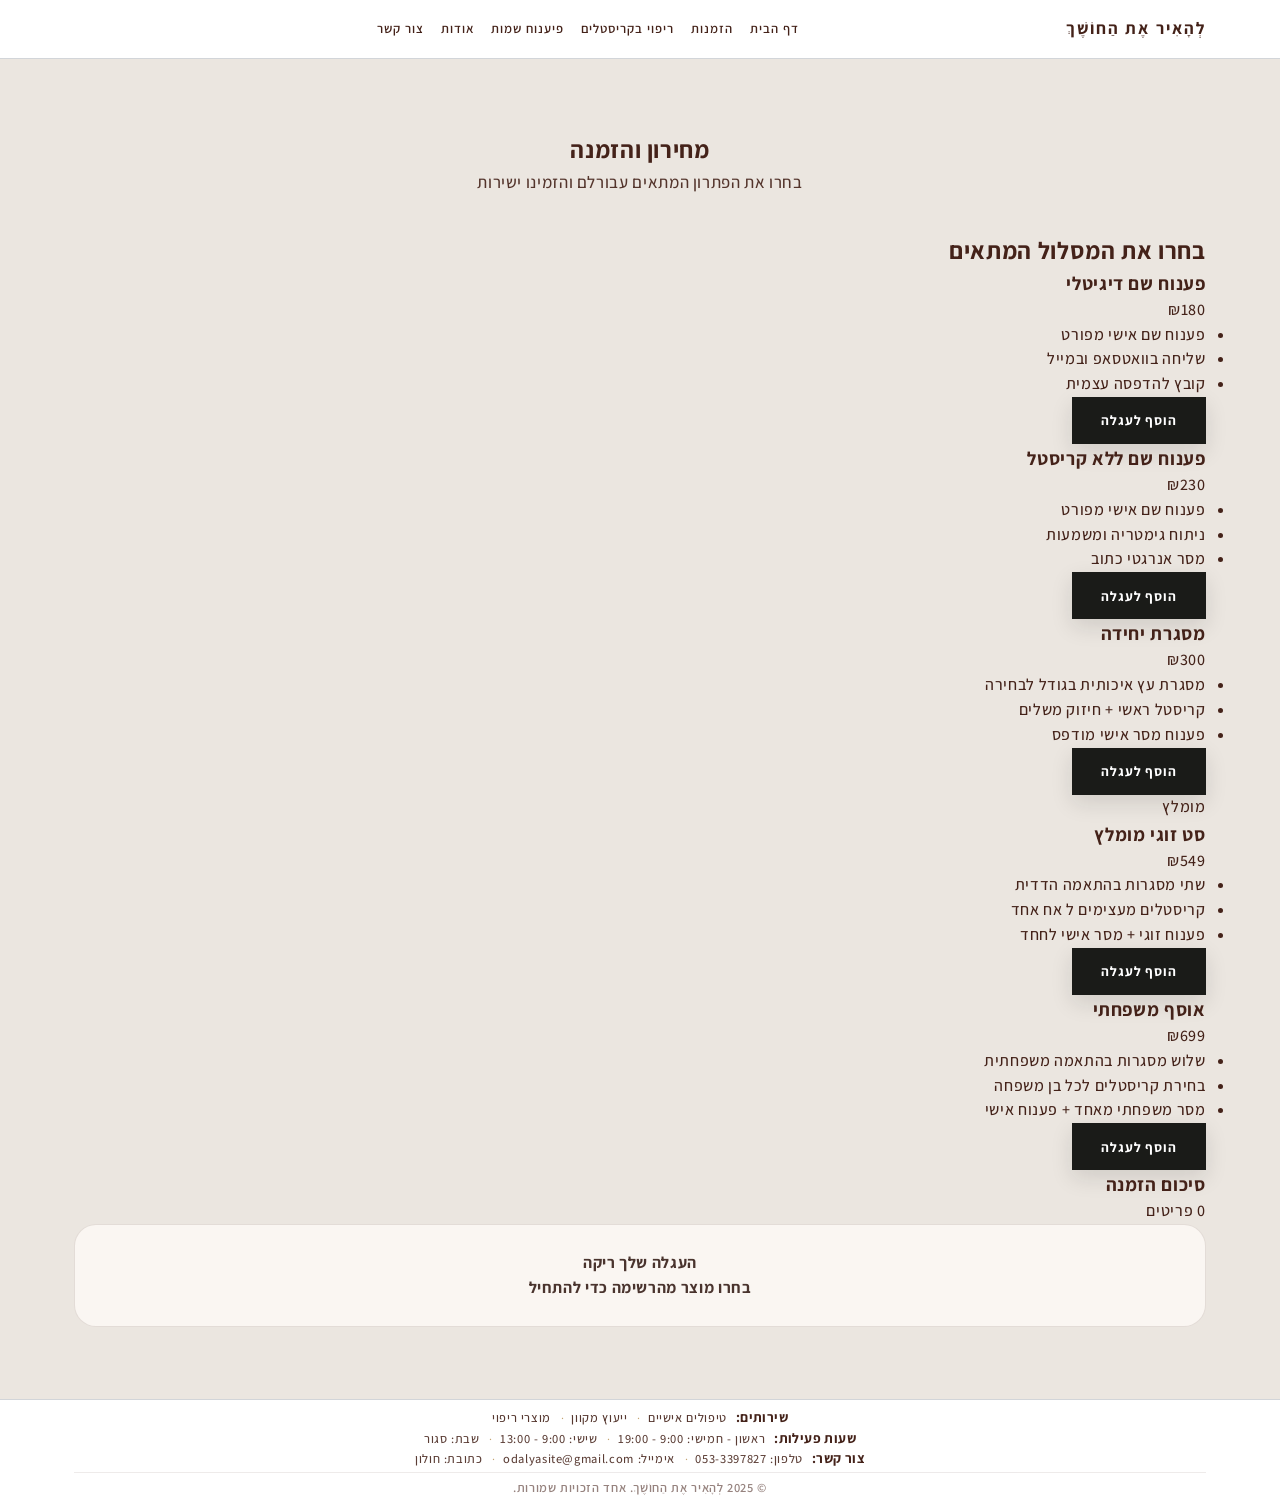
<file: pricelist.html>
<!DOCTYPE html>
<html lang="he" dir="rtl">
<head>
    <meta charset="UTF-8">
    <meta name="viewport" content="width=device-width, initial-scale=1.0, maximum-scale=1.0, user-scalable=no">
    <meta name="format-detection" content="telephone=no">
    <meta http-equiv="X-UA-Compatible" content="IE=edge">
    <title>מחירון והזמנה - לְהָאִיר אֶת הַחוֹשֶׁךְ</title>
    <link rel="stylesheet" href="styles.css">
    <meta name="google-site-verification" content="Fzcmd_ZS1Lth-FvbekWtQxCaVpW6HbOkzIeiQZvx32w" />
</head>
<body>
    <header>
        <div class="container">
            <nav>
                <div class="logo">לְהָאִיר אֶת הַחוֹשֶׁךְ</div>
                <button class="menu-toggle">☰</button>
                <ul class="menu" id="navMenu">
                    <li><a href="index.html">דף הבית</a></li>
                    <li><a href="orders.html">הזמנות</a></li>
                    <li><a href="crystals.html">ריפוי בקריסטלים</a></li>
                    <li><a href="names.html">פיענוח שמות</a></li>
                    <li><a href="about.html">אודות</a></li>
                    <li><a href="contact.html">צור קשר</a></li>
                </ul>
            </nav>
        </div>
    </header>

    <section class="orders-section">
        <div class="container">
            <div class="orders-section-title">
                <h1>מחירון והזמנה</h1>
                <p>בחרו את הפתרון המתאים עבורלם והזמינו ישירות</p>
            </div>
            
            <div class="shop-page-wrapper">
                <!-- אזור המוצרים והעגלה -->
                <div class="shop-main-content" style="grid-column: 1 / -1;">
                    <!-- רשימת מוצרים -->
                    <div class="shop-products-section">
                        <h2>בחרו את המסלול המתאים</h2>
                        <div class="shop-products-grid" id="products-grid">
                            <!-- המוצרים יוטענו דרך JavaScript -->
                        </div>
                    </div>
                    
                    <!-- עגלת קניות -->
                    <div class="shop-cart-section" id="cart-section">
                        <div class="cart-header">
                            <h3>סיכום הזמנה</h3>
                            <span class="cart-items-count" id="cart-count">0 פריטים</span>
                        </div>
                        
                        <div class="cart-items" id="cart-items">
                            <div class="cart-empty">
                                <p>העגלה שלך ריקה</p>
                                <p class="cart-empty-hint">בחרו מוצר מהרשימה כדי להתחיל</p>
                            </div>
                        </div>
                        
                        <div class="cart-summary" id="cart-summary" style="display: none;">
                            <div class="cart-subtotal">
                                <span>סה"כ ביניים:</span>
                                <span id="cart-subtotal">₪0</span>
                            </div>
                            <div class="cart-total">
                                <span>סה"כ לתשלום:</span>
                                <span id="cart-total">₪0</span>
                            </div>
                        </div>
                        
                        <div class="cart-actions" id="cart-actions" style="display: none;">
                            <button class="btn btn-secondary" id="clear-cart-btn">נקה עגלה</button>
                            <button class="btn btn-primary" id="checkout-btn">השלם הזמנה</button>
                        </div>
                    </div>
                </div>
            </div>
        </div>
    </section>

    <!-- Modal לבחירת אפשרויות מוצר -->
    <div class="product-options-modal" id="product-options-modal" style="display: none;">
        <div class="product-options-modal-overlay"></div>
        <div class="product-options-modal-content">
            <button class="product-options-modal-close" id="close-product-options-modal">&times;</button>
            <h2 id="product-options-title">בחר אפשרויות</h2>
            
            <form id="product-options-form" class="product-options-form">
                <div class="form-section">
                    <div class="form-group">
                        <label for="decoding-name">שם לפיענוח *</label>
                        <input type="text" id="decoding-name" name="decodingName" required placeholder="הזן שם לפיענוח">
                    </div>
                    <div class="form-group">
                        <label for="birth-date">תאריך לידה *</label>
                        <input type="date" id="birth-date" name="birthDate" required>
                    </div>
                </div>
                
                <div class="form-section">
                    <h3 class="frame-size-title">גודל המסגרת: 20 על 25</h3>
                </div>
                
                <div class="form-section">
                    <h3>בחר סוג כתב</h3>
                    <div class="font-type-options">
                        <label class="font-option">
                            <input type="radio" name="fontType" value="print" checked>
                            <span>כתב דפוס</span>
                        </label>
                        <label class="font-option">
                            <input type="radio" name="fontType" value="handwriting">
                            <span>כתב יד רגיל</span>
                        </label>
                    </div>
                </div>
                
                <div class="form-actions">
                    <button type="button" class="btn btn-secondary" id="cancel-product-options">ביטול</button>
                    <button type="submit" class="btn btn-primary">הוסף לעגלה</button>
                </div>
            </form>
        </div>
    </div>

    <!-- טופס הזמנה (Modal) -->
    <div class="checkout-modal" id="checkout-modal" style="display: none;">
        <div class="checkout-modal-overlay"></div>
        <div class="checkout-modal-content">
            <button class="checkout-modal-close" id="close-checkout-modal">&times;</button>
            <h2>פרטי ההזמנה</h2>
            
            <form id="checkout-form" class="checkout-form">
                <div class="form-section">
                    <h3>פרטים אישיים</h3>
                    <div class="form-row">
                        <div class="form-group">
                            <label for="customer-name">שם מלא *</label>
                            <input type="text" id="customer-name" name="name" required>
                        </div>
                        <div class="form-group">
                            <label for="customer-phone">טלפון *</label>
                            <input type="tel" id="customer-phone" name="phone" required>
                        </div>
                    </div>
                    <div class="form-row">
                        <div class="form-group">
                            <label for="customer-email">אימייל</label>
                            <input type="email" id="customer-email" name="email">
                        </div>
                        <div class="form-group">
                            <label for="customer-city">עיר</label>
                            <input type="text" id="customer-city" name="city">
                        </div>
                    </div>
                    <div class="form-row">
                        <div class="form-group" style="grid-column: 1 / -1;">
                            <label for="customer-address">כתובת *</label>
                            <input type="text" id="customer-address" name="address" required placeholder="רחוב, מספר בית">
                        </div>
                    </div>
                </div>
                
                <div class="form-section">
                    <h3>אפשרויות משלוח</h3>
                    <div class="delivery-options">
                        <label class="delivery-option">
                            <input type="radio" name="delivery" value="pickup" checked>
                            <div class="delivery-option-content">
                                <span class="delivery-option-title">איסוף עצמי מחולון</span>
                                <span class="delivery-option-price">חינם</span>
                            </div>
                        </label>
                        <label class="delivery-option">
                            <input type="radio" name="delivery" value="shipping">
                            <div class="delivery-option-content">
                                <span class="delivery-option-title">משלוח</span>
                                <span class="delivery-option-price">₪30</span>
                            </div>
                        </label>
                    </div>
                </div>
                
                <div class="form-section">
                    <h3>סיכום הזמנה</h3>
                    <div id="order-summary-display" class="order-summary-display">
                        <!-- סיכום יוטען כאן -->
                    </div>
                </div>
                
                <div class="form-section">
                    <h3>הערות נוספות</h3>
                    <div class="form-group">
                        <label for="order-notes">הערות או בקשות מיוחדות</label>
                        <textarea id="order-notes" name="notes" rows="4"></textarea>
                    </div>
                </div>
                
                <div class="form-actions">
                    <button type="button" class="btn btn-secondary" id="cancel-checkout">ביטול</button>
                    <button type="submit" class="btn btn-primary">שלח הזמנה</button>
                </div>
            </form>
        </div>
    </div>

    <footer>
        <div class="container">
            <div class="footer-content">
                <div class="footer-column">
                    <h3>שירותים</h3>
                    <ul>
                        <li><a href="index.html#services">טיפולים אישיים</a></li>
                        <li><a href="contact.html">ייעוץ מקוון</a></li>
                        <li><a href="crystals.html">מוצרי ריפוי</a></li>
                    </ul>
                </div>
                <div class="footer-column">
                    <h3>שעות פעילות</h3>
                    <ul>
                        <li>ראשון - חמישי: 9:00 - 19:00</li>
                        <li>שישי: 9:00 - 13:00</li>
                        <li>שבת: סגור</li>
                    </ul>
                </div>
                <div class="footer-column">
                    <h3>צור קשר</h3>
                    <ul>
                        <li>טלפון: 053-3397827</li>
                        <li>אימייל: odalyasite@gmail.com</li>
                        <li>כתובת: חולון</li>
                    </ul>
                </div>
            </div>
            <div class="copyright">
                <p>&copy; 2025 לְהָאִיר אֶת הַחוֹשֶׁךְ.  אחד הזכויות שמורות.</p>
            </div>
        </div>
    </footer>

    <script src="script.js"></script>
    <script>
        // מיפוי המוצרים
        const products = {
            'name-digital': {
                id: 'name-digital',
                name: 'פענוח שם דיגיטלי',
                price: 180,
                features: [
                    'פענוח שם אישי מפורט',
                    'שליחה בוואטסאפ ובמייל',
                    'קובץ להדפסה עצמית'
                ]
            },
            'name-only': {
                id: 'name-only',
                name: 'פענוח שם ללא קריסטל',
                price: 230,
                features: [
                    'פענוח שם אישי מפורט',
                    'ניתוח גימטריה ומשמעות',
                    'מסר אנרגטי כתוב'
                ]
            },
            'single': {
                id: 'single',
                name: 'מסגרת יחידה',
                price: 300,
                features: [
                    'מסגרת עץ איכותית בגודל לבחירה',
                    'קריסטל ראשי + חיזוק משלים',
                    'פענוח מסר אישי מודפס'
                ]
            },
            'couple': {
                id: 'couple',
                name: 'סט זוגי מומלץ',
                price: 549,
                featured: true,
                features: [
                    'שתי מסגרות בהתאמה הדדית',
                    'קריסטלים מעצימים ל אח אחד',
                    'פענוח זוגי + מסר אישי לחחד'
                ]
            },
            'family': {
                id: 'family',
                name: 'אוסף משפחתי',
                price: 699,
                features: [
                    'שלוש מסגרות בהתאמה משפחתית',
                    'בחירת קריסטלים לכל בן משפחה',
                    'מסר משפחתי מאחד + פענוח אישי'
                ]
            }
        };

        // עגלת קניות
        let cart = [];

        // טעינת המוצרים
        function loadProducts() {
            const productsGrid = document.getElementById('products-grid');
            productsGrid.innerHTML = '';
            
            Object.values(products).forEach(product => {
                const productCard = document.createElement('div');
                productCard.className = `shop-product-card ${product.featured ? 'featured' : ''}`;
                productCard.innerHTML = `
                    ${product.featured ? '<span class="product-badge">מומלץ</span>' : ''}
                    <div class="product-header">
                        <h3>${product.name}</h3>
                        <div class="product-price">₪${product.price}</div>
                    </div>
                    <ul class="product-features">
                        ${product.features.map(f => `<li>${f}</li>`).join('')}
                    </ul>
                    <button class="btn btn-add-to-cart" data-product-id="${product.id}">
                        הוסף לעגלה
                    </button>
                `;
                productsGrid.appendChild(productCard);
            });
        }

        // עדכון עגלה
        function updateCart() {
            const cartItems = document.getElementById('cart-items');
            const cartSummary = document.getElementById('cart-summary');
            const cartActions = document.getElementById('cart-actions');
            const cartCount = document.getElementById('cart-count');
            const cartSubtotal = document.getElementById('cart-subtotal');
            const cartTotal = document.getElementById('cart-total');
            
            if (cart.length === 0) {
                cartItems.innerHTML = `
                    <div class="cart-empty">
                        <p>העגלה שלך ריקה</p>
                        <p class="cart-empty-hint">בחרו מוצר מהרשימה כדי להתחיל</p>
                    </div>
                `;
                cartSummary.style.display = 'none';
                cartActions.style.display = 'none';
                cartCount.textContent = '0 פריטים';
            } else {
                let total = 0;
                cartItems.innerHTML = '';
                
                cart.forEach((item, index) => {
                    const product = products[item.id];
                    const itemTotal = product.price * item.quantity;
                    total += itemTotal;
                    
                    const cartItem = document.createElement('div');
                    cartItem.className = 'cart-item';
                    
                    // הצגת אפשרויות אם קיימות
                    let optionsHTML = '';
                    if (item.options) {
                        const fontTypeText = item.options.fontType === 'print' ? 'כתב דפוס' : 'כתב יד רגיל';
                        optionsHTML = `
                            <div class="cart-item-options">
                                <div>שם: ${item.options.decodingName}</div>
                                <div>תאריך לידה: ${item.options.birthDate}</div>
                                <div>כתב: ${fontTypeText}</div>
                            </div>
                        `;
                    }
                    
                    cartItem.innerHTML = `
                        <div class="cart-item-info">
                            <h4>${product.name}</h4>
                            ${optionsHTML}
                        </div>
                        <div class="cart-item-main-row">
                           
                            <div class="cart-item-actions">
                                <div class="cart-item-controls">
                                    <button class="quantity-btn minus" data-index="${index}">-</button>
                                    <span class="quantity">${item.quantity}</span>
                                    <button class="quantity-btn plus" data-index="${index}">+</button>
                                    <button class="remove-item" data-index="${index}">×</button>
                                </div>
                                <div class="cart-item-total">₪${itemTotal}</div>
                            </div>
                        </div>
                    `;
                    cartItems.appendChild(cartItem);
                });
                
                cartCount.textContent = `${cart.reduce((sum, item) => sum + item.quantity, 0)} פריטים`;
                cartSubtotal.textContent = `₪${total}`;
                cartTotal.textContent = `₪${total}`;
                cartSummary.style.display = 'block';
                cartActions.style.display = 'flex';
            }
        }

        // משתנה לשמירת המוצר הנוכחי
        let currentProductId = null;

        // פתיחת modal בחירת אפשרויות
        function openProductOptionsModal(productId) {
            currentProductId = productId;
            const product = products[productId];
            document.getElementById('product-options-title').textContent = `בחר אפשרויות - ${product.name}`;
            
            // איפוס הטופס
            document.getElementById('product-options-form').reset();
            document.querySelector('input[name="fontType"][value="print"]').checked = true;
            
            // הצגת ה-modal
            document.getElementById('product-options-modal').style.display = 'block';
        }

        // הוספה לעגלה עם אפשרויות
        function addToCartWithOptions(productId, options) {
            const existingItem = cart.find(item => item.id === productId && 
                item.options.decodingName === options.decodingName &&
                item.options.birthDate === options.birthDate &&
                item.options.fontType === options.fontType);
            
            if (existingItem) {
                existingItem.quantity++;
            } else {
                cart.push({ 
                    id: productId, 
                    quantity: 1,
                    options: options
                });
            }
            updateCart();
        }

        // הוספה לעגלה (ללא אפשרויות - למקרה של הוספה אוטומטית)
        function addToCart(productId) {
            // אם זה מוצר שדורש אפשרויות, פתח את ה-modal
            openProductOptionsModal(productId);
        }

        // הסרה מעגלה
        function removeFromCart(index) {
            cart.splice(index, 1);
            updateCart();
        }

        // עדכון כמות
        function updateQuantity(index, change) {
            cart[index].quantity += change;
            if (cart[index].quantity <= 0) {
                removeFromCart(index);
            } else {
                updateCart();
            }
        }

        // ניקוי עגלה
        function clearCart() {
            if (confirm('האם אתה בטוח שברצונך לנקות את העגלה?')) {
                cart = [];
                updateCart();
            }
        }

        // הצגת טופס הזמנה
        function showCheckout() {
            if (cart.length === 0) {
                alert('העגלה ריקה. אנא הוסיפו מוצרים לעגלה.');
                return;
            }
            
            document.getElementById('checkout-modal').style.display = 'block';
            // עדכון סיכום הזמנה
            setTimeout(updateOrderSummary, 100);
        }

        // חישוב עלות משלוח
        function calculateShippingCost(deliveryMethod) {
            if (deliveryMethod === 'pickup') {
                return 0;
            } else if (deliveryMethod === 'shipping') {
                return 30;
            }
            return 0;
        }

        // עדכון סיכום הזמנה עם עלות משלוח
        function updateOrderSummary() {
            const deliveryMethod = document.querySelector('input[name="delivery"]:checked')?.value;
            const shippingCost = calculateShippingCost(deliveryMethod);
            
            const subtotal = cart.reduce((sum, item) => {
                return sum + (products[item.id].price * item.quantity);
            }, 0);
            
            const total = subtotal + shippingCost;
            
            // עדכון תצוגת סיכום אם קיים
            const summaryElement = document.getElementById('order-summary-display');
            if (summaryElement) {
                let summaryHTML = `
                    <div class="order-summary-item">
                        <span>סה"כ ביניים:</span>
                        <span>₪${subtotal}</span>
                    </div>
                `;
                
                if (shippingCost > 0) {
                    summaryHTML += `
                        <div class="order-summary-item">
                            <span>משלוח:</span>
                            <span>₪${shippingCost}</span>
                        </div>
                    `;
                } else {
                    summaryHTML += `
                        <div class="order-summary-item">
                            <span>משלוח:</span>
                            <span>חינם (איסוף עצמי מחולון)</span>
                        </div>
                    `;
                }
                
                summaryHTML += `
                    <div class="order-summary-total">
                        <span>סה"כ לתשלום:</span>
                        <span>₪${total}</span>
                    </div>
                `;
                
                summaryElement.innerHTML = summaryHTML;
            }
        }

        // שליחת הזמנה
        function submitOrder(formData) {
            const orderItems = cart.map(item => {
                const product = products[item.id];
                let itemText = `${product.name} (${item.quantity}x) - ₪${product.price * item.quantity}`;
                
                // הוספת אפשרויות אם קיימות
                if (item.options) {
                    const fontTypeText = item.options.fontType === 'print' ? 'כתב דפוס' : 'כתב יד רגיל';
                    itemText += `\n  - שם לפיענוח: ${item.options.decodingName}`;
                    itemText += `\n  - תאריך לידה: ${item.options.birthDate}`;
                    itemText += `\n  - סוג כתב: ${fontTypeText}`;
                    itemText += `\n  - גודל מסגרת: 20 על 25`;
                }
                
                return itemText;
            }).join('\n\n');
            
            const subtotal = cart.reduce((sum, item) => {
                return sum + (products[item.id].price * item.quantity);
            }, 0);
            
            const deliveryMethod = document.querySelector('input[name="delivery"]:checked')?.value;
            const shippingCost = calculateShippingCost(deliveryMethod);
            const total = subtotal + shippingCost;
            
            const message = `שלום, אני מעוניין בהזמנה:

פרטים אישיים:
שם: ${formData.name}
טלפון: ${formData.phone}
${formData.email ? `אימייל: ${formData.email}` : ''}
${formData.city ? `עיר: ${formData.city}` : ''}
כתובת: ${formData.address}

פרטי ההזמנה:
${orderItems}

${shippingCost > 0 ? `עלות משלוח: ₪${shippingCost}\n` : 'משלוח: חינם (איסוף עצמי מחולון)\n'}
סה"כ: ₪${total}

${formData.notes ? `הערות: ${formData.notes}` : ''}`;
            
            const encodedMessage = encodeURIComponent(message);
            window.open(`https://wa.me/972533397827?text=${encodedMessage}`, '_blank');
            
            // סגירת הטופס וניקוי העגלה
            document.getElementById('checkout-modal').style.display = 'none';
            cart = [];
            updateCart();
            document.getElementById('checkout-form').reset();
        }

        // Event Listeners
        document.addEventListener('DOMContentLoaded', function() {
            // בדיקת פרמטר מה-URL והוספה אוטומטית לעגלה
            const urlParams = new URLSearchParams(window.location.search);
            const productParam = urlParams.get('product');
            
            if (productParam && products[productParam]) {
                // פתיחת modal בחירת אפשרויות (לא הוספה ישירה)
                openProductOptionsModal(productParam);
            }
            
            loadProducts();
            updateCart();
            
            // הוספה לעגלה - פתיחת modal בחירת אפשרויות
            document.addEventListener('click', function(e) {
                if (e.target.classList.contains('btn-add-to-cart')) {
                    const productId = e.target.dataset.productId;
                    openProductOptionsModal(productId);
                }
            });
            
            // סגירת modal בחירת אפשרויות
            document.getElementById('close-product-options-modal').addEventListener('click', function() {
                document.getElementById('product-options-modal').style.display = 'none';
            });
            
            document.getElementById('cancel-product-options').addEventListener('click', function() {
                document.getElementById('product-options-modal').style.display = 'none';
            });
            
            document.querySelector('.product-options-modal-overlay').addEventListener('click', function() {
                document.getElementById('product-options-modal').style.display = 'none';
            });
            
            // שליחת טופס בחירת אפשרויות
            document.getElementById('product-options-form').addEventListener('submit', function(e) {
                e.preventDefault();
                
                if (!currentProductId) return;
                
                const formData = {
                    decodingName: document.getElementById('decoding-name').value,
                    birthDate: document.getElementById('birth-date').value,
                    fontType: document.querySelector('input[name="fontType"]:checked').value
                };
                
                // הוספה לעגלה עם האפשרויות
                addToCartWithOptions(currentProductId, formData);
                
                // סגירת ה-modal
                document.getElementById('product-options-modal').style.display = 'none';
                
                // גלילה לעגלה
                setTimeout(() => {
                    document.getElementById('cart-section').scrollIntoView({ behavior: 'smooth', block: 'nearest' });
                }, 300);
            });
            
            // עדכון כמות
            document.addEventListener('click', function(e) {
                if (e.target.classList.contains('quantity-btn')) {
                    const index = parseInt(e.target.dataset.index);
                    const change = e.target.classList.contains('plus') ? 1 : -1;
                    updateQuantity(index, change);
                }
            });
            
            // הסרה מעגלה
            document.addEventListener('click', function(e) {
                if (e.target.classList.contains('remove-item')) {
                    const index = parseInt(e.target.dataset.index);
                    removeFromCart(index);
                }
            });
            
            // ניקוי עגלה
            document.getElementById('clear-cart-btn').addEventListener('click', clearCart);
            
            // פתיחת טופס הזמנה
            document.getElementById('checkout-btn').addEventListener('click', showCheckout);
            
            // סגירת טופס
            document.getElementById('close-checkout-modal').addEventListener('click', function() {
                document.getElementById('checkout-modal').style.display = 'none';
            });
            
            document.getElementById('cancel-checkout').addEventListener('click', function() {
                document.getElementById('checkout-modal').style.display = 'none';
            });
            
            document.querySelector('.checkout-modal-overlay').addEventListener('click', function() {
                document.getElementById('checkout-modal').style.display = 'none';
            });
            
            // שליחת טופס
            // עדכון סיכום הזמנה כשמשתנה שיטת משלוח
            document.querySelectorAll('input[name="delivery"]').forEach(radio => {
                radio.addEventListener('change', function() {
                    updateOrderSummary();
                });
            });
            
            // עדכון סיכום בפתיחת הטופס
            document.getElementById('checkout-btn').addEventListener('click', function() {
                setTimeout(updateOrderSummary, 100);
            });
            
            document.getElementById('checkout-form').addEventListener('submit', function(e) {
                e.preventDefault();
                const formData = {
                    name: document.getElementById('customer-name').value,
                    phone: document.getElementById('customer-phone').value,
                    email: document.getElementById('customer-email').value,
                    city: document.getElementById('customer-city').value,
                    address: document.getElementById('customer-address').value,
                    notes: document.getElementById('order-notes').value
                };
                submitOrder(formData);
            });
            
            // תפריט מובייל
            const menuToggle = document.querySelector('.menu-toggle');
            const menu = document.querySelector('.menu');
            
            if (menuToggle && menu) {
                menuToggle.addEventListener('click', function() {
                    menu.classList.toggle('active');
                });
                
                const menuLinks = document.querySelectorAll('.menu a');
                menuLinks.forEach(link => {
                    link.addEventListener('click', function() {
                        menu.classList.remove('active');
                    });
                });
            }
        });
    </script>
</body>
</html>
</file>
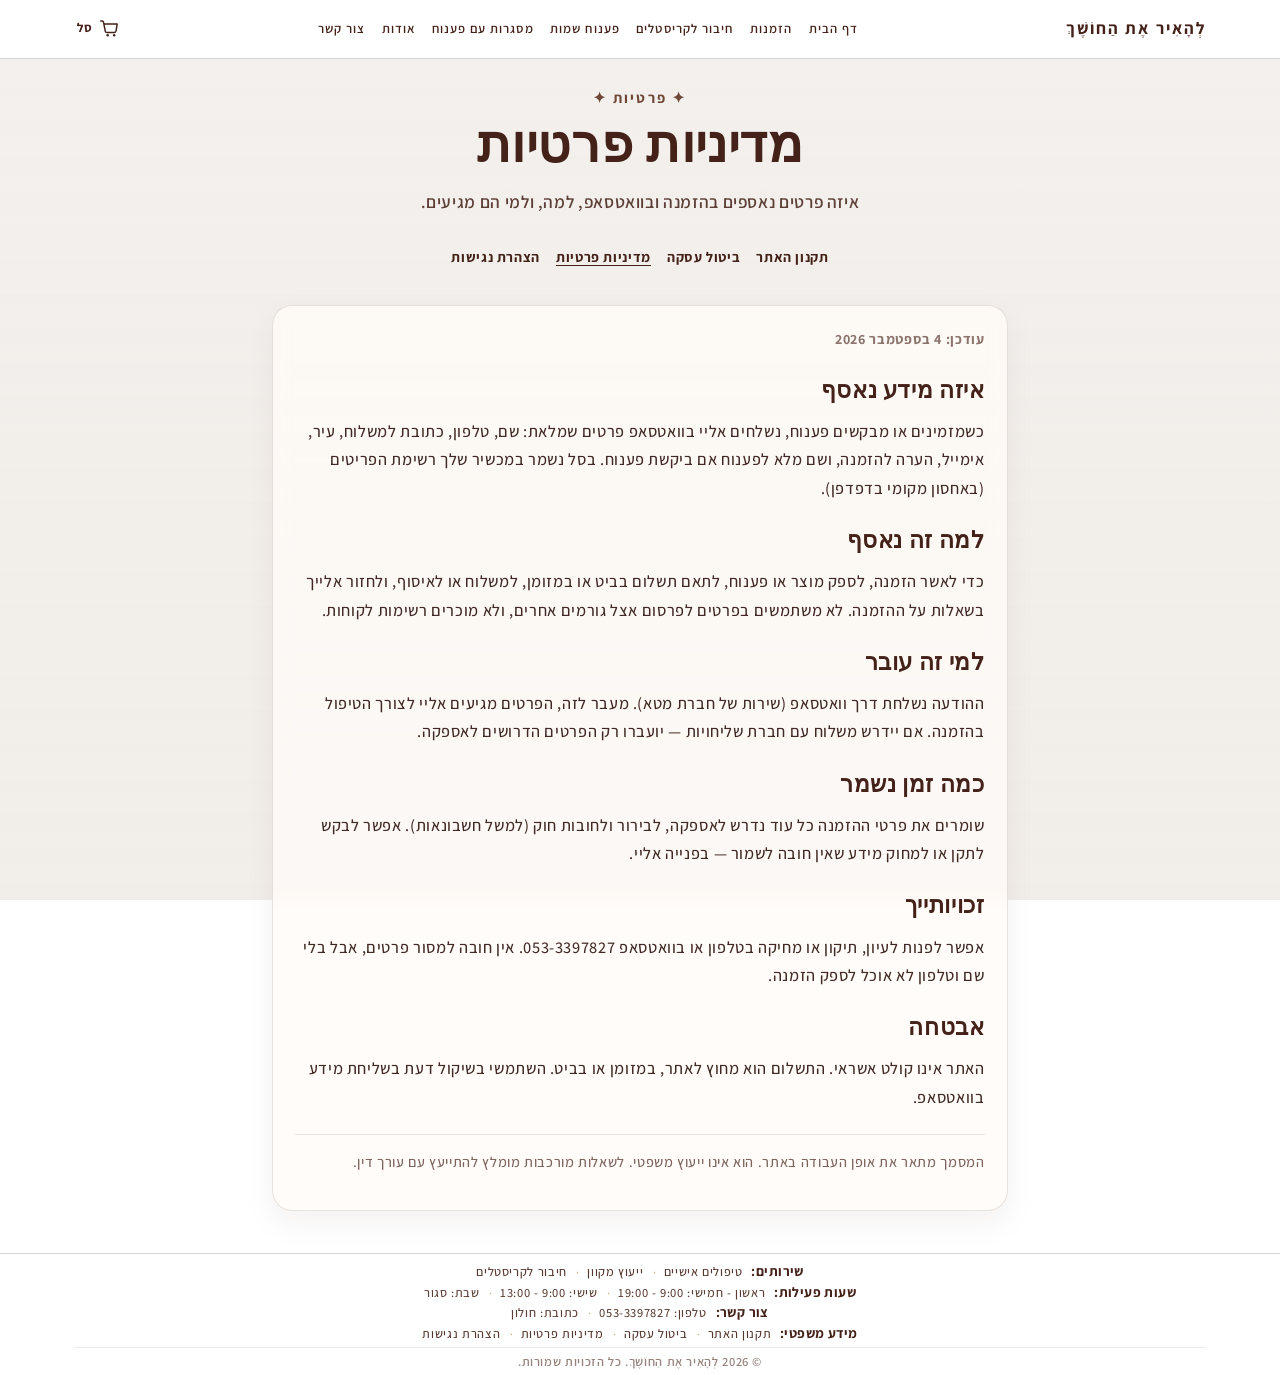
<file: privacy.html>
<!DOCTYPE html>
<html lang="he" dir="rtl">
<head>
    <meta charset="UTF-8">
    <meta name="viewport" content="width=device-width, initial-scale=1.0">
    <title>מדיניות פרטיות - לְהָאִיר אֶת הַחוֹשֶׁךְ</title>
    <link rel="preconnect" href="https://fonts.googleapis.com">
    <link rel="preconnect" href="https://fonts.gstatic.com" crossorigin>
    <link rel="stylesheet" href="https://fonts.googleapis.com/css2?family=Cormorant+Garamond:ital,wght@0,500;0,600;0,700;1,500&family=Assistant:wght@400;500;600;700&display=swap">
    <link rel="stylesheet" href="styles.css?v=sale49">
    <link rel="icon" href="favicon.ico?v=2" sizes="any">
    <link rel="icon" type="image/png" href="favicon-32.png?v=2" sizes="32x32">
    <link rel="apple-touch-icon" href="apple-touch-icon.png?v=2">
</head>
<body class="page-legal">
    <a class="skip-link" href="#content">דלג לתוכן</a>
    <video class="page-bg-video" autoplay muted loop playsinline preload="metadata" aria-hidden="true">
        <source src="video/Jewelry_Promotional_Video_A_man_with_short_brown_hair_and_a_light_q1CH4ySU.mp4" type="video/mp4">
    </video>
    <div class="page-bg-overlay" aria-hidden="true"></div>
    <header>
        <div class="container">
            <nav>
                <div class="logo">לְהָאִיר אֶת הַחוֹשֶׁךְ</div>
                <button class="menu-toggle">☰</button>
                <ul class="menu">
                    <li><a href="index.html">דף הבית</a></li>
                    <li><a href="orders.html">הזמנות</a></li>
                    <li><a href="crystals.html">חיבור לקריסטלים</a></li>
                    <li><a href="names.html">פענוח שמות</a></li>
                    <li><a href="frames.html">מסגרות עם פענוח</a></li>
                    <li><a href="about.html">אודות</a></li>
                    <li><a href="contact.html" class="menu-contact">צור קשר</a></li>
                </ul>
                <a href="cart.html" class="header-cart" aria-label="סל קניות">
                    <svg class="header-cart__icon" viewBox="0 0 24 24" fill="none" aria-hidden="true">
                        <path d="M6 7h15l-1.4 8.2a2 2 0 0 1-2 1.6H9.2a2 2 0 0 1-2-1.7L5.2 4.8A1.5 1.5 0 0 0 3.7 3.5H2" stroke="currentColor" stroke-width="1.7" stroke-linecap="round" stroke-linejoin="round"/>
                        <circle cx="10" cy="20" r="1.4" fill="currentColor"/>
                        <circle cx="17.5" cy="20" r="1.4" fill="currentColor"/>
                    </svg>
                    <span class="header-cart__name">סל</span>
                    <span class="cart-badge" aria-hidden="true">0</span>
                </a>
            </nav>
        </div>
    </header>
    <main class="legal-page" id="content">
        <section class="names-hero-invite">
            <div class="container">
                <p class="names-kicker">✦ פרטיות ✦</p>
                <h1>מדיניות פרטיות</h1>
                <p class="names-lead">איזה פרטים נאספים בהזמנה ובוואטסאפ, למה, ולמי הם מגיעים.</p>
            </div>
        </section>
            <nav class="legal-switch" aria-label="מסמכים משפטיים">
                <a href="terms.html">תקנון האתר</a>
                <a href="cancellation.html">ביטול עסקה</a>
                <a href="privacy.html" aria-current="page">מדיניות פרטיות</a>
                <a href="accessibility.html">הצהרת נגישות</a>
            </nav>
        <article class="legal-doc">
                    <p class="legal-meta">עודכן: 4 בספטמבר 2026</p>
                    <h2>איזה מידע נאסף</h2>
                    <p>כשמזמינים או מבקשים פענוח, נשלחים אליי בוואטסאפ פרטים שמלאת: שם, טלפון, כתובת למשלוח, עיר, אימייל, הערה להזמנה, ושם מלא לפענוח אם ביקשת פענוח. בסל נשמר במכשיר שלך רשימת הפריטים (באחסון מקומי בדפדפן).</p>
                    <h2>למה זה נאסף</h2>
                    <p>כדי לאשר הזמנה, לספק מוצר או פענוח, לתאם תשלום בביט או במזומן, למשלוח או לאיסוף, ולחזור אלייך בשאלות על ההזמנה. לא משתמשים בפרטים לפרסום אצל גורמים אחרים, ולא מוכרים רשימות לקוחות.</p>
                    <h2>למי זה עובר</h2>
                    <p>ההודעה נשלחת דרך וואטסאפ (שירות של חברת מטא). מעבר לזה, הפרטים מגיעים אליי לצורך הטיפול בהזמנה. אם יידרש משלוח עם חברת שליחויות — יועברו רק הפרטים הדרושים לאספקה.</p>
                    <h2>כמה זמן נשמר</h2>
                    <p>שומרים את פרטי ההזמנה כל עוד נדרש לאספקה, לבירור ולחובות חוק (למשל חשבונאות). אפשר לבקש לתקן או למחוק מידע שאין חובה לשמור — בפנייה אליי.</p>
                    <h2>זכויותייך</h2>
                    <p>אפשר לפנות לעיון, תיקון או מחיקה בטלפון או בוואטסאפ 053-3397827. אין חובה למסור פרטים, אבל בלי שם וטלפון לא אוכל לספק הזמנה.</p>
                    <h2>אבטחה</h2>
                    <p>האתר אינו קולט אשראי. התשלום הוא מחוץ לאתר, במזומן או בביט. השתמשי בשיקול דעת בשליחת מידע בוואטסאפ.</p>
                    <p class="legal-note">המסמך מתאר את אופן העבודה באתר. הוא אינו ייעוץ משפטי. לשאלות מורכבות מומלץ להתייעץ עם עורך דין.</p>
        </article>
    </main>

    <footer>
        <div class="container">
            <div class="footer-content">
                <div class="footer-column">
                    <h3>שירותים</h3>
                    <ul>
                        <li><a href="index.html#services">טיפולים אישיים</a></li>
                        <li><a href="contact.html">ייעוץ מקוון</a></li>
                        <li><a href="crystals.html">חיבור לקריסטלים</a></li>
                    </ul>
                </div>
                <div class="footer-column">
                    <h3>שעות פעילות</h3>
                    <ul>
                        <li>ראשון - חמישי: 9:00 - 19:00</li>
                        <li>שישי: 9:00 - 13:00</li>
                        <li>שבת: סגור</li>
                    </ul>
                </div>
                <div class="footer-column">
                    <h3>צור קשר</h3>
                    <ul>
                        <li>טלפון: 053-3397827</li>
                        <li>כתובת: חולון</li>
                    </ul>
                </div>
                <div class="footer-column">
                    <h3>מידע משפטי</h3>
                    <ul>
                        <li><a href="terms.html">תקנון האתר</a></li>
                        <li><a href="cancellation.html">ביטול עסקה</a></li>
                        <li><a href="privacy.html">מדיניות פרטיות</a></li>
                        <li><a href="accessibility.html">הצהרת נגישות</a></li>
                    </ul>
                </div>
            </div>
            <div class="copyright">
                <p>&copy; 2026 לְהָאִיר אֶת הַחוֹשֶׁךְ. כל הזכויות שמורות.</p>
            </div>
        </div>
    </footer>
    <script src="script.js?v=sale35"></script>
</body>
</html>
</file>
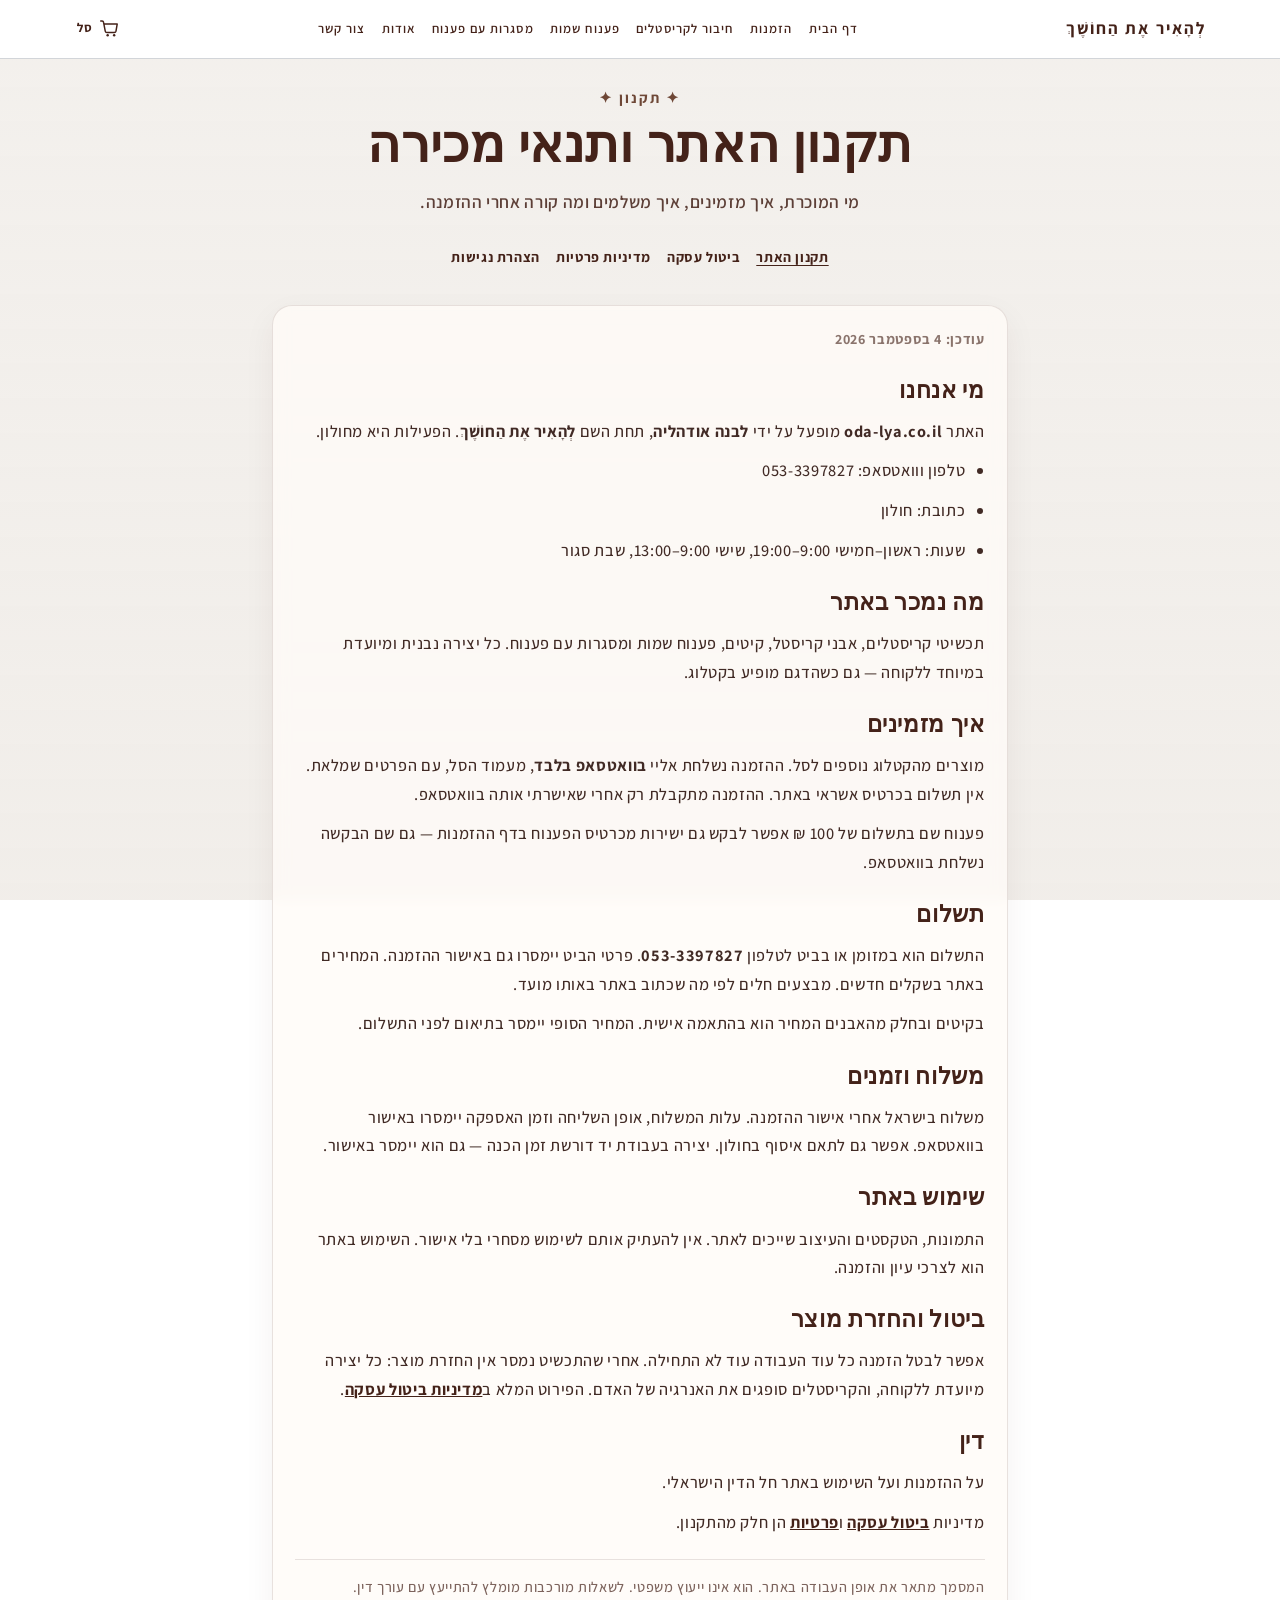
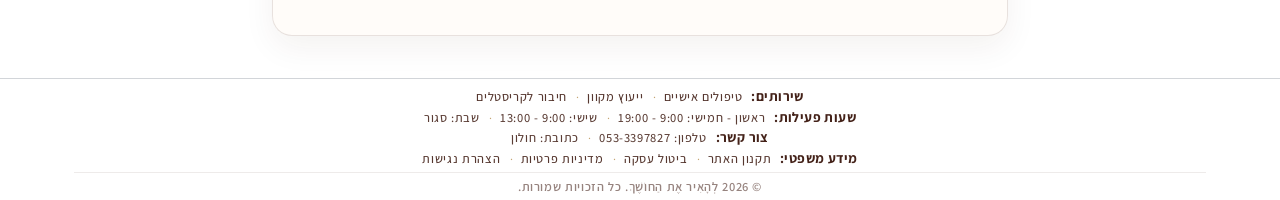
<file: terms.html>
<!DOCTYPE html>
<html lang="he" dir="rtl">
<head>
    <meta charset="UTF-8">
    <meta name="viewport" content="width=device-width, initial-scale=1.0">
    <title>תקנון האתר - לְהָאִיר אֶת הַחוֹשֶׁךְ</title>
    <link rel="preconnect" href="https://fonts.googleapis.com">
    <link rel="preconnect" href="https://fonts.gstatic.com" crossorigin>
    <link rel="stylesheet" href="https://fonts.googleapis.com/css2?family=Cormorant+Garamond:ital,wght@0,500;0,600;0,700;1,500&family=Assistant:wght@400;500;600;700&display=swap">
    <link rel="stylesheet" href="styles.css?v=sale49">
    <link rel="icon" href="favicon.ico?v=2" sizes="any">
    <link rel="icon" type="image/png" href="favicon-32.png?v=2" sizes="32x32">
    <link rel="apple-touch-icon" href="apple-touch-icon.png?v=2">
</head>
<body class="page-legal">
    <a class="skip-link" href="#content">דלג לתוכן</a>
    <video class="page-bg-video" autoplay muted loop playsinline preload="metadata" aria-hidden="true">
        <source src="video/Jewelry_Promotional_Video_A_man_with_short_brown_hair_and_a_light_q1CH4ySU.mp4" type="video/mp4">
    </video>
    <div class="page-bg-overlay" aria-hidden="true"></div>
    <header>
        <div class="container">
            <nav>
                <div class="logo">לְהָאִיר אֶת הַחוֹשֶׁךְ</div>
                <button class="menu-toggle">☰</button>
                <ul class="menu">
                    <li><a href="index.html">דף הבית</a></li>
                    <li><a href="orders.html">הזמנות</a></li>
                    <li><a href="crystals.html">חיבור לקריסטלים</a></li>
                    <li><a href="names.html">פענוח שמות</a></li>
                    <li><a href="frames.html">מסגרות עם פענוח</a></li>
                    <li><a href="about.html">אודות</a></li>
                    <li><a href="contact.html" class="menu-contact">צור קשר</a></li>
                </ul>
                <a href="cart.html" class="header-cart" aria-label="סל קניות">
                    <svg class="header-cart__icon" viewBox="0 0 24 24" fill="none" aria-hidden="true">
                        <path d="M6 7h15l-1.4 8.2a2 2 0 0 1-2 1.6H9.2a2 2 0 0 1-2-1.7L5.2 4.8A1.5 1.5 0 0 0 3.7 3.5H2" stroke="currentColor" stroke-width="1.7" stroke-linecap="round" stroke-linejoin="round"/>
                        <circle cx="10" cy="20" r="1.4" fill="currentColor"/>
                        <circle cx="17.5" cy="20" r="1.4" fill="currentColor"/>
                    </svg>
                    <span class="header-cart__name">סל</span>
                    <span class="cart-badge" aria-hidden="true">0</span>
                </a>
            </nav>
        </div>
    </header>
    <main class="legal-page" id="content">
        <section class="names-hero-invite">
            <div class="container">
                <p class="names-kicker">✦ תקנון ✦</p>
                <h1>תקנון האתר ותנאי מכירה</h1>
                <p class="names-lead">מי המוכרת, איך מזמינים, איך משלמים ומה קורה אחרי ההזמנה.</p>
            </div>
        </section>
            <nav class="legal-switch" aria-label="מסמכים משפטיים">
                <a href="terms.html" aria-current="page">תקנון האתר</a>
                <a href="cancellation.html">ביטול עסקה</a>
                <a href="privacy.html">מדיניות פרטיות</a>
                <a href="accessibility.html">הצהרת נגישות</a>
            </nav>
        <article class="legal-doc">
                    <p class="legal-meta">עודכן: 4 בספטמבר 2026</p>
                    <h2>מי אנחנו</h2>
                    <p>האתר <strong>oda-lya.co.il</strong> מופעל על ידי <strong>לבנה אודהליה</strong>, תחת השם <strong>לְהָאִיר אֶת הַחוֹשֶׁךְ</strong>. הפעילות היא מחולון.</p>
                    <ul>
                        <li>טלפון ווואטסאפ: 053-3397827</li>
                        <li>כתובת: חולון</li>
                        <li>שעות: ראשון–חמישי 9:00–19:00, שישי 9:00–13:00, שבת סגור</li>
                    </ul>
                    <h2>מה נמכר באתר</h2>
                    <p>תכשיטי קריסטלים, אבני קריסטל, קיטים, פענוח שמות ומסגרות עם פענוח. כל יצירה נבנית ומיועדת במיוחד ללקוחה — גם כשהדגם מופיע בקטלוג.</p>
                    <h2>איך מזמינים</h2>
                    <p>מוצרים מהקטלוג נוספים לסל. ההזמנה נשלחת אליי <strong>בוואטסאפ בלבד</strong>, מעמוד הסל, עם הפרטים שמלאת. אין תשלום בכרטיס אשראי באתר. ההזמנה מתקבלת רק אחרי שאישרתי אותה בוואטסאפ.</p>
                    <p>פענוח שם בתשלום של 100 ₪ אפשר לבקש גם ישירות מכרטיס הפענוח בדף ההזמנות — גם שם הבקשה נשלחת בוואטסאפ.</p>
                    <h2>תשלום</h2>
                    <p>התשלום הוא במזומן או בביט לטלפון <strong>053-3397827</strong>. פרטי הביט יימסרו גם באישור ההזמנה. המחירים באתר בשקלים חדשים. מבצעים חלים לפי מה שכתוב באתר באותו מועד.</p>
                    <p>בקיטים ובחלק מהאבנים המחיר הוא בהתאמה אישית. המחיר הסופי יימסר בתיאום לפני התשלום.</p>
                    <h2>משלוח וזמנים</h2>
                    <p>משלוח בישראל אחרי אישור ההזמנה. עלות המשלוח, אופן השליחה וזמן האספקה יימסרו באישור בוואטסאפ. אפשר גם לתאם איסוף בחולון. יצירה בעבודת יד דורשת זמן הכנה — גם הוא יימסר באישור.</p>
                    <h2>שימוש באתר</h2>
                    <p>התמונות, הטקסטים והעיצוב שייכים לאתר. אין להעתיק אותם לשימוש מסחרי בלי אישור. השימוש באתר הוא לצרכי עיון והזמנה.</p>
                    <h2>ביטול והחזרת מוצר</h2>
                    <p>אפשר לבטל הזמנה כל עוד העבודה עוד לא התחילה. אחרי שהתכשיט נמסר אין החזרת מוצר: כל יצירה מיועדת ללקוחה, והקריסטלים סופגים את האנרגיה של האדם. הפירוט המלא ב<a href="cancellation.html">מדיניות ביטול עסקה</a>.</p>
                    <h2>דין</h2>
                    <p>על ההזמנות ועל השימוש באתר חל הדין הישראלי.</p>
                    <p>מדיניות <a href="cancellation.html">ביטול עסקה</a> ו<a href="privacy.html">פרטיות</a> הן חלק מהתקנון.</p>
                    <p class="legal-note">המסמך מתאר את אופן העבודה באתר. הוא אינו ייעוץ משפטי. לשאלות מורכבות מומלץ להתייעץ עם עורך דין.</p>
        </article>
    </main>

    <footer>
        <div class="container">
            <div class="footer-content">
                <div class="footer-column">
                    <h3>שירותים</h3>
                    <ul>
                        <li><a href="index.html#services">טיפולים אישיים</a></li>
                        <li><a href="contact.html">ייעוץ מקוון</a></li>
                        <li><a href="crystals.html">חיבור לקריסטלים</a></li>
                    </ul>
                </div>
                <div class="footer-column">
                    <h3>שעות פעילות</h3>
                    <ul>
                        <li>ראשון - חמישי: 9:00 - 19:00</li>
                        <li>שישי: 9:00 - 13:00</li>
                        <li>שבת: סגור</li>
                    </ul>
                </div>
                <div class="footer-column">
                    <h3>צור קשר</h3>
                    <ul>
                        <li>טלפון: 053-3397827</li>
                        <li>כתובת: חולון</li>
                    </ul>
                </div>
                <div class="footer-column">
                    <h3>מידע משפטי</h3>
                    <ul>
                        <li><a href="terms.html">תקנון האתר</a></li>
                        <li><a href="cancellation.html">ביטול עסקה</a></li>
                        <li><a href="privacy.html">מדיניות פרטיות</a></li>
                        <li><a href="accessibility.html">הצהרת נגישות</a></li>
                    </ul>
                </div>
            </div>
            <div class="copyright">
                <p>&copy; 2026 לְהָאִיר אֶת הַחוֹשֶׁךְ. כל הזכויות שמורות.</p>
            </div>
        </div>
    </footer>
    <script src="script.js?v=sale35"></script>
</body>
</html>
</file>
<file: styles.css>
@charset "UTF-8";
@import url("https://fonts.googleapis.com/css2?family=Cormorant+Garamond:ital,wght@0,500;0,600;0,700;1,600&family=Assistant:wght@400;500;600;700&display=swap");

section,
section::before,
section::after,
.hero,
.hero::before,
.hero::after,
.orders-section,
.orders-section::before,
.orders-section::after,
.contact-section,
.contact-section::before,
.contact-section::after,
.contact-section-crystal,
.contact-section-crystal::before,
.contact-section-crystal::after {
    background: transparent !important;
    background-image: none !important;
}

#name-meaning,
#name-analysis,
#name-components {
    padding: clamp(1rem, 3vw, 2.5rem) 0;
    background: transparent !important;
    background-image: none !important;
}

.promo-banner {
    position: fixed;
    bottom: 1.5rem;
    left: 50%;
    transform: translateX(-50%);
    background: rgba(68, 34, 25, 0.94);
    color: #fff;
    border-radius: 999px;
    padding: 0.75rem 1.2rem;
    box-shadow: 0 15px 35px rgba(12, 28, 45, 0.35);
    z-index: 1500;
    display: none;
    gap: 1rem;
    align-items: center;
    backdrop-filter: blur(12px);
}

.promo-banner.show {
    display: flex;
    animation: promo-slide-up 0.35s ease forwards;
}

.promo-banner-inner {
    display: flex;
    align-items: center;
    gap: 1.25rem;
}

.promo-banner-text {
    font-size: 1rem;
    font-weight: 600;
    display: flex;
    align-items: center;
    gap: 0.5rem;
}

.promo-banner-text strong {
    font-weight: 700;
}

.promo-banner-actions {
    display: flex;
    align-items: center;
    gap: 0.75rem;
}

.promo-banner-btn {
    padding: 0.55rem 1.4rem;
    border-radius: 999px;
    font-weight: 600;
    box-shadow: none;
}

.promo-banner-close {
    width: 28px;
    height: 28px;
    border-radius: 50%;
    border: 1px solid rgba(255, 255, 255, 0.6);
    background: transparent;
    color: #fff;
    display: flex;
    align-items: center;
    justify-content: center;
    cursor: pointer;
    transition: background 0.2s ease, transform 0.2s ease;
}

.promo-banner-close:hover {
    background: rgba(255, 255, 255, 0.18);
    transform: translateY(-1px);
}

.promo-banner-close span {
    font-size: 1.1rem;
    line-height: 1;
}

@keyframes promo-slide-up {
    from {
        transform: translate(-50%, 20px);
        opacity: 0;
    }
    to {
        transform: translate(-50%, 0);
        opacity: 1;
    }
}

@media (max-width: 640px) {
    .promo-banner {
        width: calc(100% - 2rem);
        border-radius: 18px;
        padding: 0.85rem 1rem;
    }

    .promo-banner-inner {
        flex-direction: column;
        align-items: flex-start;
        gap: 0.75rem;
    }

    .promo-banner-actions {
        width: 100%;
        justify-content: space-between;
    }

    .promo-banner-btn {
        flex: 1;
        text-align: center;
    }
}
:root {
    --primary-color: #dfd4c7;
    --secondary-color: #6e4736;
    --accent-color: #442219;
    --light-color: #f7eedd;
    --text-color: #442219;
    --surface-page: #ebe6e0;
    --surface-card: #fffcf8;
    --border-subtle: rgba(68, 34, 25, 0.12);
    --highlight: #ffb503;
    --ink: #1a1b18;
}

* {
    margin: 0;
    padding: 0;
    box-sizing: border-box;
    font-family: "Assistant", "Segoe UI", Tahoma, Geneva, Verdana, sans-serif;
}

html {
    font-size: 16px;
    height: 100%;
    overflow-x: hidden;
}

body {
    background-color: var(--surface-page);
    color: var(--text-color);
    line-height: calc(1 + 0.55);
    letter-spacing: 0.04em;
    -webkit-text-size-adjust: 100%;
    -ms-text-size-adjust: 100%;
    font-weight: 500;
    min-height: 100vh;
    display: flex;
    flex-direction: column;
}

html:has(.page-bg-video),
body:has(.page-bg-video) {
    background-color: transparent;
    background-image: none;
}

/* וידאו רקע — כל העמודים */
.page-bg-video {
    position: fixed;
    inset: 0;
    width: 100%;
    height: 100%;
    object-fit: cover;
    object-position: 50% 50%;
    z-index: -2;
    pointer-events: none;
    user-select: none;
    -webkit-user-drag: none;
}

.page-bg-overlay {
    position: fixed;
    inset: 0;
    z-index: -1;
    pointer-events: none;
    background: linear-gradient(180deg, rgba(235, 230, 224, 0.59) 0%, rgba(235, 230, 224, 0.69) 100%);
}

@media (prefers-reduced-motion: reduce) {
    .page-bg-video {
        display: none;
    }
}

.container {
    max-width: 1200px;
    margin: 0 auto;
    padding: 0 1.0rem;
    width: 100%;
}

.announcement-bar {
    background: linear-gradient(180deg, #f7eedd 0%, #f0e6d4 100%);
    color: var(--ink);
    text-align: center;
    font-size: 0.9rem;
    padding: 0.55rem 0;
    border-bottom: 1px solid rgba(68, 34, 25, 0.08);
}

.announcement-bar__inner {
    display: grid;
    grid-template-columns: 13rem minmax(0, 1fr) 6.5rem;
    column-gap: 1.25rem;
    align-items: center;
}

.announcement-bar__inner p {
    grid-column: 2;
    margin: 0;
    line-height: 1.5;
    text-align: center;
}

.announcement-bar strong {
    color: var(--accent-color);
    font-weight: 700;
}

.sale-bar {
    background: #8c3d4f;
    color: #fff6f8;
    text-align: center;
    padding: 0.52rem 0.9rem;
    font-size: 0.92rem;
    font-weight: 700;
    letter-spacing: 0.01em;
    position: relative;
    z-index: 40;
}

.sale-bar p {
    margin: 0;
    line-height: 1.45;
}

.sale-bar strong {
    color: #ffd6de;
}

/* תפריט ניווט */
body > header {
    background-color: #fff;
    border-bottom: 1px solid #d2d5d9;
    box-shadow: none;
    position: sticky;
    top: 0;
    z-index: 100;
    width: 100%;
    overflow: visible;
}

body > header .container {
    overflow: visible;
}
.hero-content {
    /* עיצוב כללי */
    text-align: center;
    direction: rtl;
    position: relative;
    z-index: 1;
    width: 100%;
    margin: 0;
    padding: 0;
}

.hero-content h1 {
    color: var(--accent-color);
    font-family: "Assistant", "David", "Rubik", "Open Sans Hebrew", sans-serif;
    font-size: clamp(1.7rem, 3.4vw, 2.15rem);
    font-weight: 600;
    letter-spacing: 0.02em;
    text-shadow: none;
    transition: color 0.2s ease, transform 0.2s ease;
    cursor: default;
}

.hero-content h1:hover {
    transform: none;
    color: var(--secondary-color);
}

nav {
    display: grid;
    grid-template-columns: 13rem minmax(0, 1fr) 6.5rem;
    grid-template-areas: "logo menu cart";
    align-items: center;
    column-gap: 1.25rem;
    min-height: 3.6rem;
    padding: 0.55rem 0;
    position: relative;
    overflow: visible;
}

nav .logo {
    grid-area: logo;
    max-width: 13rem;
    justify-self: start;
}

nav .menu {
    grid-area: menu;
    justify-self: stretch;
}

nav .header-cart {
    grid-area: cart;
    justify-self: end;
}

/* עיצוב חדש ללוגו בתפריט הניווט */
.logo {
    font-size: 1.05rem;
    font-weight: 700;
    color: var(--accent-color);
    padding: 0;
    position: relative;
    letter-spacing: 0.12em;
    text-transform: uppercase;
    line-height: 1.35;
    max-width: min(100%, 14rem);
}

.logo:before {
    display: none;
}

.logo:hover:before {
    display: none;
}

.frames-page,
.crystals-page {
    position: relative;
    z-index: 1;
    padding: 0.4rem 0 1.2rem;
}

.crystals-intro {
    width: min(94%, 42rem);
    margin: 1.2rem auto 0;
}

.crystals-benefits {
    grid-template-columns: repeat(4, minmax(0, 1fr));
}

.page-crystals .crystal-name {
    font-family: "Cormorant Garamond", Georgia, serif;
    font-weight: 600;
    font-size: 1.4rem;
}

.page-crystals .crystal-properties {
    margin-bottom: 0.45rem;
    color: rgba(44, 20, 14, 0.84);
    font-family: "Cormorant Garamond", Georgia, serif;
    font-size: 1.06rem;
    font-weight: 500;
    font-style: italic;
    line-height: 1.7;
}

.page-crystals .crystal-link {
    margin: 0;
    color: rgba(68, 34, 25, 0.58);
    font-size: 0.8rem;
    font-weight: 700;
    letter-spacing: 0.04em;
}

@media (max-width: 900px) {
    .crystals-benefits {
        grid-template-columns: 1fr 1fr;
    }
}

.frames-invite {
    justify-content: center;
}

.frames-work {
    padding: 2.6rem 0 1.4rem;
}

.frames-work__grid {
    display: grid;
    grid-template-columns: repeat(4, minmax(0, 1fr));
    gap: 0.7rem;
    width: min(94%, 68rem);
    margin: 0.35rem auto 0;
    align-items: start;
}

.frames-work__item {
    margin: 0;
    overflow: hidden;
    border-radius: 22px;
    background: rgba(255, 252, 248, 0.72);
    border: 1px solid rgba(176, 141, 92, 0.18);
    box-shadow: 0 10px 28px rgba(68, 34, 25, 0.05);
    cursor: zoom-in;
}

.frames-work__item--wide {
    grid-column: span 1;
}

.frames-work__item img {
    display: block;
    width: 100%;
    height: auto;
    aspect-ratio: 1;
    object-fit: cover;
    object-position: center 46%;
    transform: scale(1.22);
    transition: transform 0.45s ease;
}

.frames-work__item--wide img {
    aspect-ratio: 1;
}

.frames-work__item:hover img {
    transform: scale(1.28);
}

@media (max-width: 900px) {
    .frames-work__grid {
        grid-template-columns: 1fr 1fr;
        gap: 0.55rem;
    }

    .frames-work__item--wide {
        grid-column: span 1;
    }
}

.menu {
    list-style-type: none;
    display: flex;
    align-items: center;
    justify-content: center;
    flex-wrap: wrap;
    gap: 0.15rem 1.05rem;
    margin: 0;
    padding: 0;
}

.menu li {
    margin: 0;
}

/* הוספת קו תחתון עם אפקט */
.menu a {
    text-decoration: none;
    color: var(--accent-color);
    font-weight: 600;
    font-size: 0.8rem;
    letter-spacing: 0.08em;
    text-transform: uppercase;
    padding: 0.5rem 0;
    display: block;
    position: relative; /* חשוב בשביל הקו התחתון */
}

/* קו תחתון בעת hover */
.menu a::after {
    content: '';
    position: absolute;
    width: 0;
    height: 2px;
    bottom: 0;
    left: 0;
    background: var(--highlight);
    transition: width 0.3s ease;
}

.menu a:hover::after {
    width: 100%;
}

.menu a:hover {
    color: var(--secondary-color);
}

/* קו תחתון קבוע לדף הפעיל */
.menu a.active::after {
    width: 100%;
}

.menu-toggle {
    display: none;
    background: none;
    border: none;
    font-size: 1.8rem;
    cursor: pointer;
    color: var(--ink);
    position: relative;
    z-index: 101;
    padding: 0.5rem;
    min-width: 44px;
    min-height: 44px;
    -webkit-tap-highlight-color: transparent;
    touch-action: manipulation;
    user-select: none;
    -webkit-user-select: none;
}

/* עיצוב לאזור הגיבור */
.hero {
    background: linear-gradient();
    padding: 0.15rem 0 0.04rem 0;
    position: relative;
    width: 100%;
    overflow: hidden;
    display: flex;
    align-items: center;
    justify-content: center;
    min-height: auto;
    text-align: center;
}

.hero .container {
    padding: 0.2rem 1rem 0.04rem 1rem;
    margin: 0;
}

/* עיצוב חדש למיכל התמונה שמתחת לכותרת */
.hero-image-container {
    display: flex;
    justify-content: center;
    margin: 8px 0 10px;
}

/* סגנון לתמונה מתחת לכותרת - גדולה יותר */
.hero-image {
    width: 170px;
    height: 170px;
    border-radius: 50%;
    border: 2px solid rgba(68, 34, 25, 0.3);
    object-fit: cover;
    box-shadow: 0 10px 24px rgba(68, 34, 25, 0.12);
}

.hero h1 {
    font-size: 2.15rem;
    margin-bottom: 0.08rem;
    color: var(--accent-color);
    text-shadow: none;
    line-height: 1.15;
}

.hero p {
    font-size: 1.15rem;
    margin-bottom: 0.01rem;
    max-width: 80%;
    margin-left: auto;
    margin-right: auto;
    line-height: 1.55;
    font-weight: 500;
    color: rgba(68, 34, 25, 0.9);
}

/* עיצוב לתיאור התפקיד */
.profession-title {
    font-size: 0.95rem;
    color: var(--secondary-color);
    margin: 0.2rem 0 0.15rem;
    font-weight: 600;
    letter-spacing: 0.12em;
    text-transform: uppercase;
    position: relative;
    display: inline-block;
    line-height: 1.4;
}

.profession-title::before,
.profession-title::after {
    content: "✦";
    display: inline-block;
    color: var(--highlight);
    opacity: 0.85;
    margin: 0 10px;
    font-size: 0.75rem;
}

.hero-invite {
    max-width: 34rem;
    margin: 0.35rem auto 0.7rem;
    color: rgba(68, 34, 25, 0.86);
    font-size: 0.98rem;
    font-weight: 600;
    line-height: 1.5;
}

.hero-paths {
    display: flex;
    flex-wrap: wrap;
    justify-content: center;
    gap: 0.4rem;
    width: min(94%, 42rem);
    margin: 0 auto 0.85rem;
}

.hero-paths__link {
    display: inline-flex;
    align-items: center;
    padding: 0.42rem 0.85rem;
    border: 1px solid rgba(68, 34, 25, 0.16);
    border-radius: 999px;
    background: rgba(255, 252, 248, 0.72);
    color: var(--accent-color);
    font-size: 0.86rem;
    font-weight: 800;
    text-decoration: none;
    box-shadow: 0 6px 16px rgba(68, 34, 25, 0.05);
}

.hero-paths__link:hover,
.hero-paths__link:focus-visible {
    background: #c4a574;
    border-color: #c4a574;
    color: #fff8ee;
}

.hero .hero-invite {
    max-width: 34rem;
    font-size: 0.98rem;
    margin-bottom: 0.7rem;
}

.hero .jewelry-store {
    margin-top: 0.35rem;
    padding-top: 0.45rem;
}

.hero-intro-row {
    display: none;
}

.hero-intro-row .intro-heading,
.hero-intro-row .intro-content,
.hero-intro-row .intro-footer,
.hero-intro-row p {
    max-width: none;
    margin-left: 0;
    margin-right: 0;
}

/* עיצוב משופר לטקסט המנוקד באזור הגיבור */
.intro-text-container,
.intro-guide {
    margin: 0;
    padding: 1.05rem 1.15rem 1.15rem;
    background-color: rgba(255, 252, 248, 0.5);
    border-radius: 18px;
    border: 1px solid var(--border-subtle);
    box-shadow: 0 12px 32px rgba(68, 34, 25, 0.06);
    position: relative;
    overflow: hidden;
    -webkit-backdrop-filter: blur(8px);
    backdrop-filter: blur(8px);
}

.intro-text-container {
    max-width: none;
    display: flex;
    flex-direction: column;
    justify-content: center;
}

.intro-text-container::before {
    content: '';
    position: absolute;
    top: 0;
    right: 0;
    width: 5px;
    height: 100%;
}

.intro-heading {
    font-size: 1.5rem;
    color: var(--accent-color);
    font-weight: 800;
    margin-bottom: 1rem;
    text-align: center;
    line-height: 1.5;
}

.intro-separator {
    width: 60%;
    height: 1px;
    margin: 1rem auto;
    background: linear-gradient(to right, transparent, rgba(68, 34, 25, 0.25), transparent);
}

.intro-content {
    font-size: 1.05rem;
    margin-bottom: 1rem;
    line-height: 1.75;
    text-align: center;
    font-weight: 650;
    color: rgba(44, 20, 14, 0.98);
}

.intro-footer {
    font-size: 1.2rem;
    color: var(--accent-color);
    font-weight: 750;
    text-align: center;
    margin-top: 1rem;
    margin-bottom: 0;
    line-height: 1.7;
}

.intro-guide {
    text-align: right;
}

.intro-guide .intro-heading {
    font-size: 1.28rem;
    margin-bottom: 0.65rem;
}

.intro-guide .intro-separator {
    width: 42%;
    margin: 0.55rem auto 0.85rem;
}

.intro-guide__lead {
    font-size: 0.95rem;
    line-height: 1.65;
    font-weight: 600;
    color: rgba(44, 20, 14, 0.92);
    margin: 0 0 0.85rem;
    text-align: right;
}

.intro-guide__list {
    list-style: none;
    margin: 0;
    padding: 0;
    display: grid;
    gap: 0.55rem;
}

.intro-guide__list li {
    display: grid;
    gap: 0.08rem;
    padding: 0.42rem 0.55rem;
    border-radius: 12px;
    background: rgba(255, 255, 255, 0.38);
}

.intro-guide__list a {
    color: var(--accent-color);
    font-weight: 800;
    font-size: 0.98rem;
    text-decoration: none;
    line-height: 1.35;
}

.intro-guide__list a:hover,
.intro-guide__list a:focus-visible {
    color: var(--secondary-color);
}

.intro-guide__list span {
    display: block;
    font-size: 0.82rem;
    font-weight: 600;
    line-height: 1.4;
    color: rgba(44, 20, 14, 0.78);
}

@media (max-width: 900px) {
    .hero-intro-row {
        grid-template-columns: 1fr;
        width: min(94%, 36rem);
    }
}

/* חנות תכשיטים — דף הבית */
.jewelry-store {
    width: 100%;
    margin: 1.75rem auto 0;
    padding: 1.25rem 1.25rem 1.35rem;
    max-width: min(100%, 56rem);
    border-radius: 22px;
    border: none;
    background: transparent;
    -webkit-backdrop-filter: none;
    backdrop-filter: none;
    box-shadow: none;
    position: relative;
    overflow: hidden;
}

.jewelry-store::before {
    content: "";
    position: absolute;
    inset: -60px -60px auto auto;
    width: 220px;
    height: 220px;
    background: radial-gradient(circle at top right, rgba(255, 181, 3, 0.25), transparent 60%);
    pointer-events: none;
    transform: rotate(10deg);
}

.jewelry-store__head {
    text-align: center;
    position: relative;
    z-index: 1;
    margin-bottom: 1.1rem;
}

.jewelry-store__title {
    font-size: clamp(1.35rem, 3.2vw, 2.0rem);
    color: var(--accent-color);
    font-weight: 800;
    margin: 0 0 0.55rem;
    text-shadow: none;
    display: inline-block;
    padding: 0.35rem 0.9rem;
    border-radius: 999px;
    background: transparent;
    border: none;
}

.jewelry-store__lead {
    margin: 0.35rem 0 0;
    color: rgba(44, 20, 14, 0.92);
    font-weight: 650;
    line-height: 1.6;
    background: transparent;
}

.jewelry-store__section-title {
    margin: 1.05rem 0 0.65rem;
    font-size: 1.05rem;
    font-weight: 900;
    color: var(--accent-color);
    letter-spacing: 0.08em;
    text-transform: uppercase;
    text-align: center;
}

.jewelry-store__section-title a {
    color: inherit;
    text-decoration: none;
}

.jewelry-store__section-title a:hover,
.jewelry-store__section-title a:focus-visible {
    color: var(--secondary-color);
    text-decoration: underline;
    text-underline-offset: 0.22em;
}

.jewelry-store__section-title--spaced {
    margin-top: 1.55rem;
}

.jewelry-store__lead {
    margin: 0;
    color: rgba(44, 20, 14, 0.92);
    font-weight: 600;
    line-height: 1.65;
    max-width: 40rem;
    margin-inline: auto;
    position: relative;
    z-index: 1;
}

.jewelry-store__grid {
    position: relative;
    z-index: 1;
    display: grid;
    grid-template-columns: repeat(auto-fit, minmax(160px, 1fr));
    gap: 1.05rem;
    margin-top: 1.15rem;
    align-items: start;
}

.jewelry-store__carousel {
    position: relative;
    z-index: 1;
    margin-top: 1.15rem;
}

.jewelry-store__grid--carousel {
    display: flex;
    gap: 1rem;
    margin-top: 0;
    overflow-x: auto;
    padding: 0.25rem 0.25rem 0.5rem;
    scroll-snap-type: x mandatory;
    -webkit-overflow-scrolling: touch;
    scrollbar-width: none;
    -ms-overflow-style: none;
}

.jewelry-store__grid--carousel::-webkit-scrollbar {
    display: none;
}

.jewelry-store__grid--carousel::-webkit-scrollbar-thumb {
    background: rgba(68, 34, 25, 0.18);
    border-radius: 999px;
}

.jewelry-store__grid--carousel .jewelry-store__item {
    flex: 0 0 min(220px, 72vw);
    scroll-snap-align: start;
}

.jewelry-store__nav {
    position: absolute;
    top: calc(50% - 1.25rem);
    width: 2.5rem;
    height: 2.5rem;
    border-radius: 999px;
    border: 1px solid rgba(68, 34, 25, 0.18);
    background: rgba(255, 252, 248, 0.65);
    color: var(--accent-color);
    font-weight: 900;
    font-size: 1.5rem;
    line-height: 1;
    display: inline-flex;
    align-items: center;
    justify-content: center;
    cursor: pointer;
    box-shadow: 0 10px 22px rgba(68, 34, 25, 0.10);
    z-index: 5;
}

.jewelry-store__nav--prev {
    right: 0.35rem;
}

.jewelry-store__nav--next {
    left: 0.35rem;
}

@media (prefers-reduced-motion: reduce) {
    .jewelry-store__nav {
        display: inline-flex;
    }
}

.jewelry-store__item {
    display: flex;
    flex-direction: column;
    position: relative;
    text-decoration: none;
    border-radius: 18px;
    overflow: hidden;
    border: 1px solid rgba(68, 34, 25, 0.12);
    background: rgba(255, 252, 248, 0.12);
    transition: transform 0.22s ease, box-shadow 0.22s ease, border-color 0.22s ease;
}

.jewelry-store__media {
    position: relative;
    aspect-ratio: 1 / 1;
    overflow: hidden;
    cursor: zoom-in;
}

.jewelry-store__body {
    padding-bottom: 0.1rem;
}

.jewelry-store__item:hover,
.jewelry-store__item:focus-visible {
    transform: translateY(-6px);
    box-shadow: 0 24px 46px rgba(68, 34, 25, 0.14);
    border-color: rgba(68, 34, 25, 0.20);
}

.jewelry-store__img {
    width: 100%;
    height: 100%;
    object-fit: cover;
    object-position: center;
    display: block;
    transform: none;
    transition: transform 0.35s ease;
}

.jewelry-store__item:hover .jewelry-store__img,
.jewelry-store__item:focus-visible .jewelry-store__img {
    transform: scale(1.08);
}

.jewelry-store__item[data-sku^="FRAME-"] .jewelry-store__img {
    transform: scale(1.28);
    object-position: center 46%;
}

.jewelry-store__item[data-sku^="FRAME-"]:hover .jewelry-store__img,
.jewelry-store__item[data-sku^="FRAME-"]:focus-visible .jewelry-store__img {
    transform: scale(1.34);
}

.jewelry-store__img--contain {
    object-fit: contain;
    background: rgba(235, 230, 224, 0.75);
}

.jewelry-store__img--bust {
    object-position: center 18%;
}

[data-sku="JEWEL-JCR-12"] .jewelry-store__img--bust {
    object-position: center 24%;
}

.jewelry-store__img--kit {
    object-fit: cover;
    object-position: center;
    background: #f3eee6;
}

.jewelry-store__label {
    display: flex;
    flex-direction: column;
    align-items: center;
    padding: 0.85rem 0.85rem 0.55rem;
    text-align: center;
    font-size: 0.95rem;
    font-weight: 900;
    color: var(--accent-color);
    background: transparent;
    text-shadow: none;
}

.jewelry-store__quote {
    display: block;
    margin: -0.15rem 0.7rem 0.45rem;
    text-align: center;
    font-size: 0.78rem;
    font-weight: 650;
    line-height: 1.35;
    color: rgba(44, 20, 14, 0.7);
}

.jewelry-store__virtue {
    display: block;
    width: 100%;
    margin: 0.28rem 0 0;
    text-align: center;
    font-size: 0.82rem;
    font-weight: 600;
    color: #111;
    line-height: 1.35;
}

.jewelry-store__meta {
    position: absolute;
    inset: 0;
    pointer-events: none;
    z-index: 1;
}

.jewelry-store__price {
    position: absolute;
    top: 0.65rem;
    left: 0.65rem;
    display: inline-flex;
    align-items: center;
    justify-content: center;
    padding: 0.35rem 0.55rem;
    border-radius: 999px;
    background: rgba(26, 27, 24, 0.72);
    color: #fff;
    font-weight: 800;
    font-size: 0.9rem;
    letter-spacing: 0.02em;
    text-shadow: 0 2px 12px rgba(0, 0, 0, 0.35);
}

.jewelry-store__on-photo {
    position: absolute;
    left: 50%;
    bottom: 0.7rem;
    transform: translateX(-50%);
    display: inline-flex;
    align-items: center;
    justify-content: center;
    padding: 0.32rem 0.78rem;
    border-radius: 999px;
    background: rgba(247, 238, 221, 0.94);
    color: #442219;
    font-weight: 800;
    font-size: 0.78rem;
    letter-spacing: 0.01em;
    white-space: nowrap;
    box-shadow: 0 6px 16px rgba(42, 28, 20, 0.18);
}

.jewelry-store__price--note {
    max-width: calc(100% - 1.2rem);
    padding: 0.34rem 0.7rem;
    font-size: 0.72rem;
    font-weight: 750;
    line-height: 1.25;
    letter-spacing: 0;
    text-align: center;
    white-space: nowrap;
}

.jewelry-store__actions {
    display: grid;
    grid-template-columns: 1fr 1fr;
    align-items: stretch;
    gap: 0.5rem;
    padding: 0.1rem 0.85rem 0.9rem;
}

.jewelry-store__add {
    appearance: none;
    width: 100%;
    box-sizing: border-box;
    border: 1px solid rgba(68, 34, 25, 0.28);
    background: #c4a574;
    color: #fffdf8;
    font-weight: 600;
    letter-spacing: 0.03em;
    font-size: 0.78rem;
    padding: 0.52rem 0.45rem;
    border-radius: 999px;
    cursor: pointer;
    box-shadow: none;
    transition: background 0.2s ease, transform 0.2s ease;
}

.jewelry-store__add:hover {
    background: #b08d5c;
    transform: translateY(-1px);
    box-shadow: none;
}

.jewelry-store__details {
    display: inline-flex;
    align-items: center;
    justify-content: center;
    width: 100%;
    box-sizing: border-box;
    padding: 0.52rem 0.45rem;
    text-decoration: none;
    background: rgba(255, 253, 248, 0.88);
    border: 1px solid rgba(68, 34, 25, 0.28);
    color: #5c4030;
    font-weight: 600;
    font-size: 0.78rem;
    letter-spacing: 0.03em;
    border-radius: 999px;
    transition: background 0.2s ease, border-color 0.2s ease, color 0.2s ease;
}

.jewelry-store__details:hover {
    background: #f7eedd;
    border-color: rgba(68, 34, 25, 0.4);
    color: #442219;
    transform: none;
}

.cart-link {
    display: inline-flex;
    align-items: center;
    gap: 0.35rem;
}

.header-cart {
    display: inline-flex;
    align-items: center;
    justify-content: center;
    gap: 0.4rem;
    position: relative;
    z-index: 102;
    height: 2.4rem;
    min-width: max-content;
    margin: 0;
    padding: 0 0.15rem;
    color: var(--accent-color);
    text-decoration: none;
    font-weight: 700;
    font-size: 0.8rem;
    letter-spacing: 0.08em;
    text-transform: uppercase;
    line-height: 1;
}

.header-cart__icon {
    width: 1.3rem;
    height: 1.3rem;
    display: block;
    flex-shrink: 0;
}

.header-cart__name {
    display: inline-flex;
    align-items: center;
    height: 1.3rem;
    line-height: 1;
}

.header-cart .cart-badge {
    position: absolute;
    top: 0;
    inset-inline-start: 0.85rem;
}

.header-cart:hover,
.header-cart:focus-visible,
.header-cart--active {
    color: var(--secondary-color);
}

.cart-badge {
    display: none;
    min-width: 1.25rem;
    height: 1.25rem;
    padding: 0 0.35rem;
    border-radius: 999px;
    background: var(--highlight);
    color: rgba(26, 27, 24, 0.95);
    font-weight: 900;
    font-size: 0.78rem;
    line-height: 1;
    align-items: center;
    justify-content: center;
}

/* עמוד סל */
.cart-page {
    position: relative;
    z-index: 1;
    padding: 0.2rem 0 2.4rem;
}

.cart-page__container {
    width: min(94%, 68rem);
    margin: 0.4rem auto 0;
}

.cart-layout {
    display: grid;
    grid-template-columns: minmax(0, 1.25fr) minmax(17rem, 0.75fr);
    gap: 1.15rem;
    align-items: start;
}

.cart-items {
    display: flex;
    flex-direction: column;
    gap: 0.85rem;
}

.cart-item {
    display: grid;
    grid-template-columns: 96px 1fr auto auto;
    gap: 0.85rem 1rem;
    align-items: center;
    padding: 1rem 1.05rem;
    border-radius: 22px;
    background: rgba(255, 252, 248, 0.72);
    border: 1px solid var(--border-subtle);
    box-shadow: 0 16px 40px rgba(68, 34, 25, 0.07);
    -webkit-backdrop-filter: blur(10px);
    backdrop-filter: blur(10px);
}

.cart-item__media {
    appearance: none;
    -webkit-appearance: none;
    display: block;
    padding: 0;
    border: 0;
    background: transparent;
    border-radius: 16px;
    overflow: hidden;
    width: 96px;
    height: 96px;
    min-width: 0;
    cursor: zoom-in;
    flex-shrink: 0;
}

.cart-item__media img {
    width: 100%;
    height: 100%;
    border-radius: 16px;
    object-fit: cover;
    display: block;
    background: rgba(68, 34, 25, 0.06);
    pointer-events: none;
}

.cart-item__name {
    margin: 0 0 0.2rem;
    color: var(--accent-color);
    font-family: "Cormorant Garamond", Georgia, serif;
    font-size: 1.28rem;
    font-weight: 600;
}

.cart-item__note {
    display: grid;
    gap: 0.3rem;
    margin-top: 0.55rem;
}

.cart-item__note-label {
    font-size: 0.78rem;
    font-weight: 800;
    color: rgba(44, 20, 14, 0.72);
}

.cart-note {
    width: 100%;
    padding: 0.5rem 0.65rem;
    border-radius: 12px;
    border: 1px solid rgba(68, 34, 25, 0.16);
    background: #fff;
    font-weight: 600;
    color: var(--accent-color);
}

.cart-item__price {
    margin: 0;
    color: rgba(44, 20, 14, 0.72);
    font-size: 0.88rem;
    font-weight: 700;
}

.cart-item__qty {
    display: inline-flex;
    align-items: center;
    gap: 0.3rem;
    padding: 0.2rem;
    border-radius: 999px;
    border: 1px solid rgba(68, 34, 25, 0.14);
    background: rgba(255, 249, 240, 0.9);
}

.cart-item__step {
    width: 2rem;
    height: 2rem;
    border: 0;
    border-radius: 999px;
    background: #c4a574;
    color: #fff8ee;
    font-size: 1.1rem;
    font-weight: 800;
    line-height: 1;
    cursor: pointer;
}

.cart-qty {
    width: 2.4rem;
    padding: 0.2rem 0;
    border: 0;
    background: transparent;
    text-align: center;
    font-weight: 800;
    color: var(--accent-color);
}

.cart-item__sum {
    font-weight: 800;
    color: var(--accent-color);
    text-align: center;
    min-width: 3.5rem;
}

.cart-item__remove {
    grid-column: 1 / -1;
    justify-self: start;
    border: 0;
    background: transparent;
    color: rgba(68, 34, 25, 0.62);
    padding: 0;
    cursor: pointer;
    font-size: 0.86rem;
    font-weight: 800;
    text-decoration: underline;
    text-underline-offset: 3px;
}

.cart-item__remove:hover,
.cart-item__remove:focus-visible {
    color: #8a3b2a;
}

.cart-empty {
    margin: 0;
    padding: 1.6rem 1.2rem;
    text-align: center;
    color: rgba(44, 20, 14, 0.86);
    font-weight: 700;
    border-radius: 22px;
    background: rgba(255, 252, 248, 0.72);
    border: 1px solid var(--border-subtle);
}

.cart-empty a {
    color: var(--accent-color);
}

.cart-summary__box {
    padding: 1.3rem 1.2rem 1.25rem;
    border-radius: 22px;
    background: rgba(255, 249, 240, 0.82);
    border: 1px solid var(--border-subtle);
    box-shadow: 0 16px 40px rgba(68, 34, 25, 0.07);
    -webkit-backdrop-filter: blur(10px);
    backdrop-filter: blur(10px);
}

.cart-summary__box h2 {
    margin: 0 0 0.85rem;
    color: var(--accent-color);
    font-family: "Cormorant Garamond", Georgia, serif;
    font-size: 1.7rem;
    font-weight: 600;
}

.cart-summary__row {
    display: flex;
    align-items: baseline;
    justify-content: space-between;
    font-size: 0.98rem;
    margin-bottom: 0.45rem;
    color: rgba(44, 20, 14, 0.8);
    font-weight: 700;
}

.cart-summary__row--total {
    margin: 0.35rem 0 0.95rem;
    padding-top: 0.65rem;
    border-top: 1px solid rgba(68, 34, 25, 0.12);
    font-size: 1.15rem;
    color: var(--accent-color);
}

.cart-summary__row--sale {
    color: #6b3a28;
}

.cart-minus {
    display: inline-block;
    width: 0;
    height: 0;
    overflow: hidden;
    font-size: 0;
    line-height: 0;
    color: transparent;
}

.cart-sale-note {
    margin: 0.15rem 0 0.55rem;
    color: #6b3a28;
    font-size: 0.88rem;
    font-weight: 700;
    line-height: 1.45;
}

.cart-summary__hint {
    margin: 0.55rem 0 0.9rem;
    color: rgba(44, 20, 14, 0.72);
    font-weight: 600;
    line-height: 1.55;
    font-size: 0.86rem;
}

.cart-pay {
    margin: 0 0 0.35rem;
    padding: 0;
    border: 0;
}

.cart-pay legend {
    margin-bottom: 0.45rem;
    color: var(--accent-color);
    font-size: 0.88rem;
    font-weight: 800;
}

.cart-pay {
    display: grid;
    grid-template-columns: 1fr 1fr;
    gap: 0.45rem;
}

.cart-pay__option {
    display: flex;
    align-items: center;
    justify-content: center;
    min-height: 2.6rem;
    padding: 0.45rem 0.7rem;
    border-radius: 999px;
    border: 1px solid rgba(68, 34, 25, 0.16);
    background: #fff;
    font-weight: 800;
    color: var(--accent-color);
    cursor: pointer;
}

.cart-pay__option:has(input:checked) {
    background: #c4a574;
    border-color: #c4a574;
    color: #fff8ee;
}

.cart-pay__option input {
    position: absolute;
    opacity: 0;
    pointer-events: none;
}

.order-submit.is-disabled,
.order-submit[aria-disabled="true"] {
    opacity: 0.55;
    cursor: not-allowed;
}

.cart-clear {
    width: 100%;
    margin-top: 0.65rem;
    text-align: center;
    background: transparent;
    border: 0;
    color: rgba(68, 34, 25, 0.62);
    font-weight: 800;
    text-decoration: underline;
    text-underline-offset: 3px;
}

.order-form {
    margin: 0;
    padding: 0;
    border: 0;
    background: transparent;
}

.order-form__grid {
    display: grid;
    grid-template-columns: 1fr 1fr;
    gap: 0.7rem;
}

.order-form__field {
    display: grid;
    gap: 0.3rem;
    font-weight: 700;
    color: var(--accent-color);
}

.order-form__field span {
    font-size: 0.82rem;
    color: rgba(44, 20, 14, 0.78);
}

.order-form__field input,
.order-form__field textarea {
    width: 100%;
    padding: 0.65rem 0.75rem;
    border-radius: 12px;
    border: 1px solid rgba(68, 34, 25, 0.16);
    background: #fff;
    color: var(--accent-color);
    font-weight: 600;
}

.order-form__field--full {
    grid-column: 1 / -1;
}

.order-submit {
    width: 100%;
    margin-top: 0.9rem;
}

.order-agree {
    display: flex;
    align-items: flex-start;
    gap: 0.7rem;
    margin-top: 0.9rem;
}

.order-agree__btn {
    display: flex;
    align-items: center;
    justify-content: center;
    gap: 0.4rem;
    flex: 0 0 auto;
    min-height: 2.45rem;
    padding: 0.4rem 0.85rem;
    border-radius: 999px;
    border: 1px solid rgba(68, 34, 25, 0.16);
    background: #fff;
    font-weight: 800;
    color: var(--accent-color);
    cursor: pointer;
    white-space: nowrap;
}

.order-agree__btn:has(input:checked) {
    background: #c4a574;
    border-color: #c4a574;
    color: #fff8ee;
}

.order-agree__btn input {
    width: 1.05rem;
    height: 1.05rem;
    margin: 0;
    accent-color: #c4a574;
    cursor: pointer;
}

.order-agree .order-form__hint {
    margin: 0;
    text-align: start;
}

.order-form__hint {
    margin: 0.65rem 0 0;
    font-size: 0.82rem;
    line-height: 1.5;
    color: rgba(44, 20, 14, 0.7);
    font-weight: 600;
    text-align: center;
}

@media (max-width: 900px) {
    .cart-layout {
        grid-template-columns: 1fr;
    }

    .cart-item {
        grid-template-columns: 76px minmax(0, 1fr);
        grid-template-areas:
            "media info"
            "bar bar"
            "remove remove";
        column-gap: 0.7rem;
        row-gap: 0.75rem;
        align-items: start;
    }

    .cart-item__media {
        grid-area: media;
        width: 76px;
        height: 76px;
    }

    .cart-item__info {
        grid-area: info;
        min-width: 0;
    }

    .cart-item__name {
        overflow-wrap: anywhere;
        font-size: 1.12rem;
    }

    .cart-item__qty {
        grid-area: bar;
        justify-self: start;
    }

    .cart-item__sum {
        grid-area: bar;
        justify-self: end;
        align-self: center;
        min-width: 0;
        padding-inline-end: 0.15rem;
    }

    .cart-item__remove {
        grid-area: remove;
    }

    .order-form__grid {
        grid-template-columns: 1fr;
    }
}

.sr-only {
    position: absolute;
    width: 1px;
    height: 1px;
    padding: 0;
    margin: -1px;
    overflow: hidden;
    clip: rect(0, 0, 0, 0);
    white-space: nowrap;
    border: 0;
}

.toast {
    position: fixed;
    left: 50%;
    bottom: 18px;
    transform: translateX(-50%);
    z-index: 2000;
    padding: 0.65rem 0.9rem;
    border-radius: 14px;
    background: rgba(26, 27, 24, 0.86);
    color: #fff;
    font-weight: 800;
    letter-spacing: 0.02em;
    box-shadow: 0 18px 40px rgba(0, 0, 0, 0.25);
    max-width: min(92vw, 560px);
    text-align: center;
    opacity: 0;
    pointer-events: none;
    transition: opacity 160ms ease, transform 160ms ease;
}

.toast.toast--show {
    opacity: 1;
    transform: translateX(-50%) translateY(-2px);
}

.jewelry-store__cta {
    position: relative;
    z-index: 1;
    text-align: center;
    margin-top: 1.35rem;
}

.jewelry-store__btn {
    border-radius: 0;
}

@media (max-width: 768px) {
    .jewelry-store {
        padding: 1rem 0.85rem 1.05rem;
        margin-top: 1.25rem;
        border-radius: 18px;
    }

    .jewelry-store__grid {
        grid-template-columns: repeat(2, minmax(0, 1fr));
        gap: 0.75rem;
    }

    .jewelry-store__grid--carousel .jewelry-store__item {
        flex-basis: min(220px, 80vw);
    }

    .jewelry-store__nav {
        width: 2.15rem;
        height: 2.15rem;
        font-size: 1.35rem;
        top: calc(50% - 1.1rem);
        background: rgba(255, 252, 248, 0.75);
    }

    .jewelry-store__section-title {
        font-size: 0.95rem;
        margin-top: 0.85rem;
    }

    .jewelry-store__label {
        font-size: 0.85rem;
        padding: 0.65rem 0.6rem 0.45rem;
    }

    .jewelry-store__actions {
        padding: 0 0.65rem 0.75rem;
        gap: 0.3rem;
    }
}

/* גלריית תמונות פשוטה */
.image-gallery-section {
    margin: 3rem auto 2rem;
    max-width: 100%;
}

.gallery-title {
    text-align: center;
    margin-bottom: 1.5rem;
}

.gallery-heading {
    font-size: 1.75rem;
    color: var(--accent-color);
    font-weight: 600;
    margin: 0;
    text-shadow: none;
}

.simple-gallery {
    display: grid;
    grid-template-columns: repeat(auto-fit, minmax(260px, 1fr));
    column-gap: 1rem;
    row-gap: 1rem;
    margin-top: 1.5rem;
    justify-items: center;
}

.gallery-item {
    position: relative;
    display: flex;
    justify-content: center;
    align-items: center;
    padding: 0.375rem;
    border-radius: 10px;
    background: linear-gradient(165deg, #fffcf8, #ebe6e0);
    box-shadow: 0 10px 28px rgba(68, 34, 25, 0.08);
    overflow: hidden;
    transition: transform 0.25s ease, box-shadow 0.25s ease;
}

.gallery-item::before {
    content: "";
    position: absolute;
    inset: 0;
    border-radius: inherit;
    border: 1px solid var(--border-subtle);
    opacity: 1;
    pointer-events: none;
}

.gallery-item:hover {
    transform: translateY(-5px);
    box-shadow: 0 20px 44px rgba(68, 34, 25, 0.12);
}

.gallery-image-simple {
    width: 250px;
    height: 250px;
    object-fit: cover;
    object-position: center;
    transform: none;
    display: block;
    user-select: none;
    -webkit-user-select: none;
    -moz-user-select: none;
    -ms-user-select: none;
    pointer-events: none;
    border-radius: 8px;
    box-shadow: inset 0 0 0 1px rgba(255, 255, 255, 0.35);
}

.gallery-image-contain {
    object-fit: contain;
    background-color: rgba(255, 252, 248, 0.95);
    border-radius: 8px;
}

.orders-hero {
    padding: 5rem 0 4rem;
    position: relative;
    overflow: hidden;
}

.orders-hero-wrapper {
    position: relative;
    display: grid;
    grid-template-columns: repeat(2, minmax(0, 1fr));
    gap: 3rem;
    align-items: center;
}

.orders-hero-content {
    position: relative;
    z-index: 1;
}

.orders-hero-kicker {
    font-size: 0.95rem;
    font-weight: 600;
    color: var(--secondary-color);
    letter-spacing: 2px;
    text-transform: uppercase;
    margin-bottom: 0.75rem;
}

.orders-hero h1 {
    font-size: 2.8rem;
    line-height: 1.2;
    color: var(--accent-color);
    margin-bottom: 1rem;
}

.orders-hero-text {
    font-size: 1.1rem;
    line-height: 1.8;
    opacity: 0.9;
    margin-bottom: 2rem;
}

.orders-hero-actions {
    display: flex;
    gap: 1rem;
    flex-wrap: wrap;
    margin-bottom: 2rem;
}

.btn.secondary-btn {
    background: linear-gradient(to right, rgba(195, 222, 237, 0.95), rgba(161, 205, 230, 0.95));
    color: var(--accent-color);
    border: none;
    padding: 0.75rem 1.8rem;
    font-weight: 600;
    box-shadow: inset 0 0 0 1px rgba(30, 95, 140, 0.25), 0 8px 18px rgba(30, 95, 140, 0.18);
    transition: transform 0.2s ease, box-shadow 0.2s ease;
}

.btn.secondary-btn:hover {
    transform: translateY(-2px);
    box-shadow: inset 0 0 0 1px rgba(30, 95, 140, 0.25), 0 12px 24px rgba(30, 95, 140, 0.22);
}

.orders-hero-highlights {
    display: flex;
    gap: 1.5rem;
    flex-wrap: wrap;
    color: var(--accent-color);
    font-weight: 6232100;
}

.orders-hero-highlight {
    display: inline-flex;
    align-items: center;
    gap: 0.5rem;
    padding: 0.65rem 1rem;
    border-radius: 159px;
    background: rgba(60, 141, 188, 0.12);
}

.orders-hero-highlight-icon {
    font-size: 1.2rem;
}

.orders-hero-media {
    position: relative;
    z-index: 1;
    display: flex;
    justify-content: center;
}

.orders-hero-image {
    position: relative;
    border-radius: 26px;
    overflow: visible;
}

.orders-hero-image-frame {
    position: relative;
    padding: 1.2rem;
    border-radius: 30px;
    background: linear-gradient(160deg, rgba(184, 199, 218, 0.95), rgba(127, 158, 191, 0.88));
    box-shadow: 0 26px 45px rgba(21, 58, 92, 0.2);
    overflow: hidden;
}

.orders-hero-image-frame::before {
    content: "";
    position: absolute;
    inset: 0.35rem;
    border-radius: inherit;
    border: 1px solid rgba(255, 255, 255, 0.68);
    box-shadow: inset 0 0 24px rgba(255, 255, 255, 0.32),
                inset 0 0 0 1px rgba(19, 70, 110, 0.35);
    pointer-events: none;
}

.orders-hero-image img {
    display: block;
    width: 450px;
    height: 450px;
    object-fit: cover;
    object-position: center;
    border-radius: 24px;
}

.orders-section {
    padding: 4.5rem 0;
}

.orders-section#orders-gallery {
    padding-bottom: 1.5rem;
}

.orders-section.bg-light {
    background: transparent !important;
}

.page-orders .orders-section {
    padding-top: 2.4rem;
}

.orders-section-title {
    text-align: center;
    max-width: 36rem;
    margin: 0 auto 2.2rem;
}

.orders-section-title h2 {
    font-size: 2.2rem;
    color: var(--accent-color);
    margin-bottom: 0.75rem;
}

.orders-section-title p {
    font-size: 1.05rem;
    line-height: 1.7;
    opacity: 0.9;
}

.orders-highlight-grid {
    display: grid;
    grid-template-columns: repeat(auto-fit, minmax(220px, 1fr));
    gap: 1.5rem;
}

.orders-highlight-card {
    background: #fff;
    border-radius: 16px;
    padding: 2rem;
    box-shadow: 0 12px 30px rgba(30, 95, 140, 0.08);
    text-align: center;
}

.orders-highlight-icon {
    font-size: 2rem;
    display: inline-flex;
    align-items: center;
    justify-content: center;
    width: 56px;
    height: 56px;
    border-radius: 999px;
    background: rgba(60, 141, 188, 0.1);
    color: var(--accent-color);
    margin-bottom: 1rem;
}

.orders-highlight-card h3 {
    font-size: 1.2rem;
    color: var(--accent-color);
    margin-bottom: 0.75rem;
}

.orders-highlight-card p {
    font-size: 0.95rem;
    line-height: 1.6;
    opacity: 0.85;
}

.orders-process-wrapper {
    max-width: 980px;
}

.orders-process-steps {
    display: grid;
    grid-template-columns: repeat(auto-fit, minmax(220px, 1fr));
    gap: 2rem;
}

.orders-step {
    background: #fff;
    border-radius: 18px;
    padding: 2rem;
    position: relative;
    box-shadow: 0 15px 35px rgba(30, 95, 140, 0.08);
}

.orders-step-number {
    position: absolute;
    top: -25px;
    right: 25px;
    width: 60px;
    height: 60px;
    border-radius: 18px;
    background: linear-gradient(135deg, var(--secondary-color), var(--accent-color));
    color: #fff;
    display: flex;
    align-items: center;
    justify-content: center;
    font-weight: 700;
    font-size: 1.2rem;
    box-shadow: 0 12px 20px rgba(30, 95, 140, 0.3);
}

.orders-step h3 {
    margin-top: 2.5rem;
    margin-bottom: 0.75rem;
    color: var(--accent-color);
}

.orders-step p {
    line-height: 1.6;
    font-size: 0.95rem;
    opacity: 0.85;
}

.orders-gallery-slider {
    position: relative;
    overflow: hidden;
    max-width: 960px;
    margin: 0 auto;
    padding: 0 3.5rem;
}

.orders-gallery-track {
    display: flex;
    gap: 1.5rem;
    transition: transform 0.6s ease;
}

.orders-gallery-item {
    flex: 0 0 300px;
    display: flex;
    justify-content: center;
    align-items: center;
}

.orders-gallery-item img {
    display: block;
    width: 300px;
    height: 300px;
    object-fit: cover;
    border-radius: 18px;
    transition: transform 0.4s ease;
}

.orders-gallery-item:hover img {
    transform: scale(1.04);
}

.orders-gallery-nav {
    position: absolute;
    top: 50%;
    transform: translateY(-50%);
    width: 42px;
    height: 42px;
    border-radius: 50%;
    border: none;
    background: rgba(30, 95, 140, 0.85);
    color: #fff;
    font-size: 1.5rem;
    cursor: pointer;
    display: flex;
    justify-content: center;
    align-items: center;
    transition: background 0.2s ease, transform 0.2s ease;
    box-shadow: 0 10px 25px rgba(12, 28, 45, 0.25);
}

.orders-gallery-nav:hover {
    background: rgba(30, 95, 140, 1);
    transform: translateY(-50%) scale(1.05);
}

.orders-gallery-nav.prev {
    left: 0.75rem;
}

.orders-gallery-nav.next {
    right: 0.75rem;
}

.orders-packages {
    display: grid;
    grid-template-columns: repeat(auto-fit, minmax(240px, 1fr));
    gap: 1.5rem;
}

.order-card {
    background: #fff;
    border-radius: 20px;
    padding: 2.5rem 2rem;
    box-shadow: 0 20px 40px rgba(30, 95, 140, 0.08);
    display: flex;
    flex-direction: column;
    gap: 1.5rem;
    position: relative;
}

.order-card.featured {
    border: 2px solid rgba(30, 95, 140, 0.35);
    transform: translateY(-10px);
}

.order-card-header {
    display: flex;
    justify-content: space-between;
    align-items: baseline;
    gap: 0.75rem;
}

.order-card-header h3 {
    font-size: 1.3rem;
    color: var(--accent-color);
}

.order-card-price {
    font-size: 1.6rem;
    font-weight: 700;
    color: var(--secondary-color);
}

.order-includes {
    list-style: none;
    padding: 0;
    margin: 0;
    display: flex;
    flex-direction: column;
    gap: 0.65rem;
}

.order-includes li {
    padding-right: 1.8rem;
    position: relative;
    font-size: 0.95rem;
    line-height: 1.5;
}

.order-includes li::before {
    content: "✔";
    color: var(--secondary-color);
    position: absolute;
    right: 0;
    top: 0;
}

.order-card-btn {
    text-align: center;
}

.orders-testimonials {
    display: grid;
    grid-template-columns: repeat(auto-fit, minmax(240px, 1fr));
    gap: 1.5rem;
}

.orders-testimonial {
    background: #fff;
    border-radius: 18px;
    padding: 2rem;
    box-shadow: 0 12px 28px rgba(30, 95, 140, 0.08);
    display: flex;
    flex-direction: column;
    gap: 1rem;
}

.orders-testimonial p {
    font-style: italic;
    line-height: 1.7;
}

.orders-testimonial span {
    font-weight: 600;
    color: var(--accent-color);
}

.orders-cta-section {
    padding: 4.5rem 0 5rem;
}

.orders-cta-wrapper {
    max-width: 820px;
    text-align: center;
}

.orders-cta-content h2 {
    font-size: 2.4rem;
    margin-bottom: 1rem;
}

.orders-cta-content p {
    font-size: 1.1rem;
    line-height: 1.8;
    margin-bottom: 2rem;
    opacity: 0.9;
}

.orders-cta-actions {
    display: flex;
    justify-content: center;
    gap: 1rem;
    flex-wrap: wrap;
}

.page-orders {
    scroll-behavior: smooth;
}

.page-orders > header {
    display: flex;
    flex-direction: column;
}

.orders-intro__panel {
    display: flex;
    flex-wrap: wrap;
    justify-content: center;
    align-items: center;
    gap: 0.15rem 0.4rem;
    width: 100%;
    padding: 0.28rem 0.75rem 0.34rem;
    border-radius: 0;
    background: #f4ead9;
    border-top: 1px solid rgba(196, 165, 116, 0.35);
}

.page-orders .orders-cats {
    display: flex;
    flex-wrap: wrap;
    justify-content: center;
    align-items: center;
    gap: 0.2rem 0;
    grid-template-columns: none;
    grid-template-areas: none;
    position: static;
    min-height: 0;
    padding: 0;
    background: transparent;
    border: 0;
    column-gap: 0;
}

.page-orders .orders-shop__cat,
.page-orders #cat-custom {
    scroll-margin-top: 6rem;
}

.custom-name-order {
    display: flex;
    justify-content: center;
    width: min(92%, 28rem);
    margin: 0 auto 2rem;
}

.custom-name-order__text {
    padding: 1.35rem 1.4rem 1.45rem;
    border-radius: 20px;
    border: 1px solid var(--border-subtle);
    background: rgba(255, 252, 248, 0.62);
    box-shadow: 0 12px 32px rgba(68, 34, 25, 0.06);
    -webkit-backdrop-filter: blur(8px);
    backdrop-filter: blur(8px);
}

.custom-name-order__text p {
    margin: 0 0 1rem;
    font-size: 1.02rem;
    line-height: 1.75;
    font-weight: 600;
    color: rgba(44, 20, 14, 0.94);
}

.custom-name-order__lead {
    margin: 0;
    font-size: 0.95rem;
    line-height: 1.65;
    font-weight: 600;
    color: rgba(44, 20, 14, 0.88);
}

.custom-name-order__card {
    margin: 0;
    transform: none;
}

.custom-name-order__more {
    display: block;
    text-align: center;
    color: var(--accent-color);
    font-weight: 700;
    font-size: 0.92rem;
    text-decoration: none;
}

.custom-name-order__more:hover,
.custom-name-order__more:focus-visible {
    color: var(--secondary-color);
}

.custom-name-order__frames-title {
    margin-top: 0.5rem;
}

.custom-name-order__frames-title h3 {
    margin: 0 0 0.35rem;
    font-size: 1.35rem;
    color: var(--accent-color);
}

@media (max-width: 900px) {
    .custom-name-order {
        width: min(94%, 28rem);
        margin-bottom: 1.4rem;
    }
}

.page-orders .orders-cats__link {
    display: inline-flex;
    align-items: center;
    padding: 0.15rem 0.5rem;
    border: 0;
    border-radius: 0;
    background: transparent;
    color: #111;
    text-decoration: none;
    font-weight: 600;
    font-size: 0.86rem;
    letter-spacing: 0.01em;
}

.page-orders .orders-cats__link:not(:last-child)::after {
    content: "";
    display: inline-block;
    width: 0.28em;
    height: 0.28em;
    margin-inline-start: 0.7rem;
    background: #c4a574;
    border-radius: 50%;
    flex-shrink: 0;
}

.page-orders .orders-cats__link:hover,
.page-orders .orders-cats__link:focus-visible {
    background: transparent;
    color: #000;
    border-color: transparent;
    text-decoration: underline;
    text-underline-offset: 0.22em;
}

.page-orders .orders-shop {
    padding: 0.75rem 0 1.2rem;
}

.page-orders .jewelry-store {
    margin-top: 0;
}

.page-orders .orders-shop__cat {
    max-width: none;
    margin: 0 0 1.2rem;
    padding: 0;
    overflow: visible;
}

.page-orders .orders-shop__cat + .orders-shop__cat {
    margin-top: 2.4rem;
    padding-top: 2.1rem;
}

.page-orders .orders-shop__cat::before {
    display: none;
}

.page-orders .orders-shop__head {
    display: flex;
    align-items: center;
    justify-content: center;
    gap: 1rem;
    width: 92%;
    max-width: 92%;
    margin: 0 auto 1.35rem;
    padding: 0;
    background: transparent;
    border: 0;
    box-shadow: none;
    position: static;
    overflow: visible;
}

.page-orders .orders-shop__head::before,
.page-orders .orders-shop__head::after {
    content: "";
    flex: 1;
    height: 1px;
    background: linear-gradient(90deg, transparent, #c4a574 18%, #c4a574 82%, transparent);
}

.page-orders .orders-shop__head h2 {
    display: inline-flex;
    align-items: center;
    justify-content: center;
    gap: 0.55rem;
    margin: 0;
    padding: 0.42rem 1.15rem;
    border-radius: 999px;
    background: rgba(255, 252, 248, 0.94);
    box-shadow: 0 6px 18px rgba(26, 20, 14, 0.08);
    color: #111;
    font-size: 1.12rem;
    font-weight: 700;
    white-space: nowrap;
}

.page-orders .orders-shop__head h2::before,
.page-orders .orders-shop__head h2::after {
    content: "";
    display: block;
    width: 7px;
    height: 7px;
    transform: rotate(45deg);
    background: #c4a574;
    box-shadow: 0 0 0 2px rgba(196, 165, 116, 0.22);
}

.page-orders .jewelry-store__grid--catalog {
    display: grid;
    grid-template-columns: repeat(4, minmax(0, 1fr));
    gap: 0.9rem;
    width: 92%;
    max-width: 92%;
    margin: 0 auto;
    align-items: stretch;
}

.page-orders .jewelry-store__item {
    height: 100%;
}

.page-orders .jewelry-store__body {
    flex: 1;
    display: flex;
    flex-direction: column;
}

.page-orders .jewelry-store__actions {
    margin-top: auto;
}

.page-frames .jewelry-store__grid--catalog {
    grid-template-columns: repeat(4, minmax(0, 1fr));
    width: 92%;
    max-width: 92%;
}

.page-orders .jewelry-store__item--name-wa {
    justify-content: flex-start;
}

.page-orders .jewelry-store__item--name-wa .name-wa__visual {
    position: relative;
    aspect-ratio: 1 / 1;
    overflow: hidden;
    display: grid;
    place-items: center;
    background:
        radial-gradient(circle at 30% 22%, rgba(255, 250, 240, 0.92) 0%, transparent 44%),
        linear-gradient(165deg, #f4ead9 0%, #e6d4bc 55%, #d9c3a7 100%);
}

.page-orders .jewelry-store__item--name-wa .name-wa__visual::after {
    content: "";
    position: absolute;
    inset: auto 0 0;
    height: 46%;
    background: linear-gradient(180deg, rgba(42, 28, 20, 0) 0%, rgba(42, 28, 20, 0.58) 100%);
    pointer-events: none;
}

.page-orders .jewelry-store__item--name-wa .name-wa__mark {
    position: absolute;
    top: 34%;
    left: 50%;
    transform: translate(-50%, -50%);
    display: flex;
    flex-direction: column;
    align-items: center;
    gap: 0.55rem;
    z-index: 0;
    pointer-events: none;
}

.page-orders .jewelry-store__item--name-wa .name-wa__word {
    font-family: "Cormorant Garamond", Georgia, serif;
    font-size: clamp(3.2rem, 8.5vw, 4.4rem);
    font-weight: 600;
    font-style: italic;
    line-height: 0.9;
    color: #8d6a45;
    letter-spacing: 0.06em;
    text-shadow: 0 10px 28px rgba(141, 106, 69, 0.22);
}

.page-orders .jewelry-store__item--name-wa .name-wa__diamond {
    width: 8px;
    height: 8px;
    background: #c4a574;
    transform: rotate(45deg);
    box-shadow: 0 0 0 2px rgba(196, 165, 116, 0.28);
}

.page-orders .jewelry-store__item--name-wa .jewelry-store__on-photo {
    top: 0.65rem;
    right: 0.65rem;
    left: auto;
    bottom: auto;
    transform: none;
    font-size: 0.72rem;
    padding: 0.3rem 0.65rem;
}

.page-orders .jewelry-store__item--name-wa .name-wa__field {
    position: absolute;
    right: 0.7rem;
    left: 0.7rem;
    bottom: 0.7rem;
    z-index: 1;
    display: grid;
    gap: 0.22rem;
    text-align: right;
}

.page-orders .jewelry-store__item--name-wa .name-wa__field label {
    color: #fff8ee;
    font-size: 0.72rem;
    font-weight: 800;
    text-shadow: 0 1px 8px rgba(0, 0, 0, 0.35);
}

.page-orders .jewelry-store__item--name-wa .name-wa__field input {
    width: 100%;
    padding: 0.52rem 0.75rem;
    border: 0;
    border-radius: 999px;
    background: rgba(255, 252, 248, 0.96);
    color: var(--accent-color);
    font: inherit;
    font-size: 0.82rem;
}

.page-orders .jewelry-store__item--name-wa .name-wa__field input:focus {
    outline: 2px solid rgba(196, 165, 116, 0.75);
    outline-offset: 1px;
}

.page-orders .jewelry-store__item--name-wa .jewelry-store__actions {
    grid-template-columns: 1fr;
}

.page-orders .orders-name__kicker {
    margin: 0 0 0.45rem;
    color: var(--secondary-color);
    font-size: 0.82rem;
    font-weight: 700;
    letter-spacing: 0.12em;
}

.page-orders .orders-name__price {
    margin: 0 0 0.25rem;
    color: var(--accent-color);
    font-size: 2.15rem;
    font-weight: 800;
    line-height: 1;
}

.page-orders .orders-name h3 {
    margin: 0 0 0.55rem;
    color: var(--accent-color);
    font-family: "Cormorant Garamond", Georgia, serif;
    font-size: 1.7rem;
    font-weight: 600;
}

.page-orders .orders-name__text,
.page-orders .orders-name__note {
    margin: 0 0 0.85rem;
    color: rgba(44, 20, 14, 0.82);
    font-size: 0.98rem;
    font-weight: 600;
    line-height: 1.65;
}

.page-orders .orders-name__note a {
    color: var(--secondary-color);
    font-weight: 700;
    text-decoration: none;
}

.page-orders .orders-name__note a:hover,
.page-orders .orders-name__note a:focus-visible {
    text-decoration: underline;
    text-underline-offset: 0.18em;
}

.page-orders .orders-name__form {
    display: grid;
    gap: 0.5rem;
    text-align: right;
}

.page-orders .orders-name__form label {
    color: var(--accent-color);
    font-size: 0.88rem;
    font-weight: 800;
}

.page-orders .orders-name__form input {
    width: 100%;
    padding: 0.88rem 1rem;
    border: 1px solid rgba(68, 34, 25, 0.16);
    border-radius: 14px;
    background: #fff;
    color: var(--accent-color);
    font: inherit;
    font-size: 1rem;
}

.page-orders .orders-name__form input:focus {
    outline: 2px solid rgba(196, 165, 116, 0.65);
    outline-offset: 1px;
}

.page-orders .orders-name__btn {
    width: 100%;
    margin-top: 0.2rem;
    padding: 0.95rem 1.1rem;
    border: 0;
    border-radius: 14px;
    background: #c4a574;
    color: #fff8ee;
    font: inherit;
    font-weight: 800;
    cursor: pointer;
}

.page-orders .orders-name__btn:hover,
.page-orders .orders-name__btn:focus-visible {
    background: #b08d5c;
}

.page-orders .orders-packages,
.page-orders .simple-gallery {
    width: 82.6%;
    max-width: 82.6%;
    margin-inline: auto;
}

.page-orders .jewelry-store__media {
    width: 100%;
    margin: 0;
    border-radius: 0;
    overflow: hidden;
    isolation: isolate;
    background: #f3eee6;
    cursor: zoom-in;
}

.product-zoom {
    position: fixed;
    inset: 0;
    z-index: 13000;
    display: flex;
    align-items: center;
    justify-content: center;
    padding: 1.25rem;
    background: rgba(42, 28, 20, 0.72);
    -webkit-backdrop-filter: blur(8px);
    backdrop-filter: blur(8px);
    opacity: 0;
    pointer-events: none;
    transition: opacity 0.28s ease;
}

.product-zoom.is-open {
    opacity: 1;
    pointer-events: auto;
}

.jewelry-store__story {
    display: none !important;
}

.product-zoom__panel {
    position: relative;
    display: flex;
    flex-direction: column;
    align-items: center;
    max-width: min(92vw, 52rem);
    max-height: 92vh;
    padding: 0.7rem 0.7rem 0.95rem;
    border-radius: 20px;
    border: 1px solid rgba(212, 175, 55, 0.35);
    background: #f7f1e8;
    box-shadow: 0 28px 80px rgba(42, 28, 20, 0.38);
    overflow: hidden;
}

.product-zoom__stage {
    position: relative;
    display: block;
    width: 100%;
    line-height: 0;
}

.product-zoom__img {
    display: block;
    width: 100%;
    height: auto;
    max-width: min(86vw, 48rem);
    max-height: 78vh;
    margin-inline: auto;
    object-fit: contain;
    border-radius: 14px;
    background: #efe7d8;
}

.product-zoom__overlay {
    line-height: normal;
    padding: 0.55rem 0.4rem 0.15rem;
}

.product-zoom__name {
    margin: 0.15rem 0 0;
    text-align: center;
    font-size: 1.05rem;
    font-weight: 800;
    color: var(--accent-color);
}

.product-zoom__sku {
    margin: 0.12rem 0 0;
    text-align: center;
    font-size: 0.78rem;
    font-weight: 650;
    letter-spacing: 0.01em;
    line-height: 1.35;
    color: rgba(68, 34, 25, 0.62);
    word-break: break-word;
}

.product-zoom__sku:empty,
.product-zoom__sku[hidden] {
    display: none;
}

.product-zoom__desc:empty {
    display: none;
}

.product-zoom--story .product-zoom__img,
.product-zoom__stage:has(.product-zoom__desc:not(:empty)) .product-zoom__img {
    max-height: 88vh;
}

.product-zoom--story .product-zoom__overlay,
.product-zoom__stage:has(.product-zoom__desc:not(:empty)) .product-zoom__overlay {
    position: absolute;
    left: 0;
    right: 0;
    bottom: 0;
    padding: 1.6rem 0.95rem 0.75rem;
    background: linear-gradient(180deg, rgba(32, 20, 14, 0) 0%, rgba(32, 20, 14, 0.78) 16%, rgba(32, 20, 14, 0.96) 100%);
    border-radius: 0 0 14px 14px;
    max-height: 46%;
    overflow-y: auto;
    -webkit-overflow-scrolling: touch;
}

.product-zoom--story .product-zoom__name,
.product-zoom__stage:has(.product-zoom__desc:not(:empty)) .product-zoom__name {
    margin: 0 0 0.28rem;
    color: #fff8ee;
    text-shadow: 0 2px 14px rgba(0, 0, 0, 0.45);
}

.product-zoom--story .product-zoom__sku,
.product-zoom__stage:has(.product-zoom__desc:not(:empty)) .product-zoom__sku {
    margin-top: -0.08rem;
    color: rgba(255, 248, 238, 0.82);
    text-shadow: 0 2px 10px rgba(0, 0, 0, 0.35);
}

.product-zoom__desc {
    margin: 0.2rem 0 0;
    text-align: center;
}

.product-zoom__desc p {
    margin: 0 0 0.28rem;
    font-size: 0.86rem;
    font-weight: 600;
    line-height: 1.4;
    color: rgba(44, 20, 14, 0.88);
}

.product-zoom__desc p:last-child {
    margin-bottom: 0.1rem;
}

.product-zoom--story .product-zoom__desc p,
.product-zoom__stage:has(.product-zoom__desc:not(:empty)) .product-zoom__desc p {
    color: rgba(255, 248, 238, 0.96);
}

.product-zoom__desc .jewelry-store__story-lead {
    font-size: 0.88rem;
    font-weight: 650;
    color: rgba(44, 20, 14, 0.7);
}

.product-zoom--story .product-zoom__desc .jewelry-store__story-lead,
.product-zoom__stage:has(.product-zoom__desc:not(:empty)) .product-zoom__desc .jewelry-store__story-lead {
    color: rgba(255, 248, 238, 0.82);
}

.product-zoom__desc .jewelry-store__story-close {
    font-weight: 800;
    color: var(--accent-color);
}

.product-zoom--story .product-zoom__desc .jewelry-store__story-close,
.product-zoom__stage:has(.product-zoom__desc:not(:empty)) .product-zoom__desc .jewelry-store__story-close {
    color: #fff8ee;
}

.product-zoom__close {
    position: absolute;
    top: 0.7rem;
    left: 0.7rem;
    z-index: 2;
    width: 2.2rem;
    height: 2.2rem;
    border: 0;
    border-radius: 50%;
    background: rgba(247, 238, 221, 0.96);
    color: #442219;
    font-size: 1.5rem;
    line-height: 1;
    cursor: pointer;
    box-shadow: 0 6px 16px rgba(42, 28, 20, 0.18);
}

.product-zoom__close:hover,
.product-zoom__close:focus-visible {
    background: #fff;
}

body.is-product-zoom-open {
    overflow: hidden;
}

@media (max-width: 768px) {
    .product-zoom {
        padding: 0.7rem;
    }

    .product-zoom__img {
        max-height: 72vh;
    }

    .product-zoom--story .product-zoom__img,
    .product-zoom__stage:has(.product-zoom__desc:not(:empty)) .product-zoom__img {
        max-height: 86vh;
    }

    .product-zoom--story .product-zoom__overlay,
    .product-zoom__stage:has(.product-zoom__desc:not(:empty)) .product-zoom__overlay {
        max-height: 44%;
        padding: 1.25rem 0.8rem 0.65rem;
    }

    .product-zoom__name {
        font-size: 0.88rem;
    }

    .product-zoom__desc p {
        font-size: 0.78rem;
        line-height: 1.35;
        margin-bottom: 0.22rem;
    }
}

@media (prefers-reduced-motion: reduce) {
    .product-zoom {
        transition: none;
    }
}

.page-orders .jewelry-store__img {
    border-radius: 0;
}

.page-orders .jewelry-store__item:hover .jewelry-store__img,
.page-orders .jewelry-store__item:focus-visible .jewelry-store__img {
    transform: scale(1.06);
}

.page-orders [data-sku^="FRAME-"] .jewelry-store__img {
    transform: scale(1.28);
}

.page-orders [data-sku^="FRAME-"]:hover .jewelry-store__img,
.page-orders [data-sku^="FRAME-"]:focus-visible .jewelry-store__img {
    transform: scale(1.34);
}

.page-orders #cat-kits .jewelry-store__media {
    width: 100%;
    margin: 0;
}

.page-orders .gallery-image-simple {
    width: 180px;
    height: 180px;
}

@media (max-width: 1100px) {
    .page-orders .jewelry-store__grid--catalog {
        grid-template-columns: repeat(3, minmax(0, 1fr));
    }

    .page-frames .jewelry-store__grid--catalog {
        grid-template-columns: repeat(4, minmax(0, 1fr));
    }
}

@media (max-width: 900px) {
    .page-orders .jewelry-store__grid--catalog {
        grid-template-columns: repeat(2, minmax(0, 1fr));
        gap: 0.9rem;
    }
}

@media (max-width: 560px) {
    .page-orders .orders-shop__head {
        width: 92%;
        max-width: 92%;
        gap: 0.45rem;
    }

    .page-orders .orders-shop__head h2 {
        white-space: normal;
        text-align: center;
        font-size: 0.95rem;
        padding: 0.38rem 0.7rem;
    }

    .page-orders .jewelry-store__grid--catalog {
        grid-template-columns: 1fr;
    }

    .page-orders .orders-cats {
        display: grid;
        grid-template-columns: 1fr 1fr 1fr;
        width: 100%;
        gap: 0.15rem 0.35rem;
    }

    .page-orders .orders-cats__link {
        justify-content: center;
        font-size: 0.8rem;
        padding: 0.18rem 0.2rem;
    }

    .page-orders .orders-cats__link:not(:last-child)::after {
        display: none;
    }

    .orders-intro__panel {
        border-radius: 0;
        padding: 0.35rem 0.55rem 0.4rem;
    }
}

@media (max-width: 520px) {
    .popup-modal {
        padding: 2rem 1.75rem;
    }

    .popup-modal h3 {
        font-size: 1.4rem;
    }
}

.gallery-item {
    user-select: none;
    -webkit-user-select: none;
    -moz-user-select: none;
    -ms-user-select: none;
    outline: none;
}

.gallery-item:focus {
    outline: none;
}

.gallery-item:active {
    transform: none;
}

.gallery-container {
    display: flex;
    align-items: center;
    justify-content: center;
    gap: 1rem;
    position: relative;
    max-width: 100%;
}

.gallery-wrapper {
    flex: 1;
    overflow: hidden;
    border-radius: 15px;
    box-shadow: 0 5px 20px rgba(0, 0, 0, 0.15);
    max-width: 100%;
    position: relative;
    width: 100%;
    height: 700px;
}

.gallery-track {
    display: flex;
    flex-direction: row;
    transition: transform 0.5s ease-in-out;
    height: 100%;
    will-change: transform;
}

.gallery-slide {
    min-width: 100%;
    width: 100%;
    height: 100%;
    position: relative;
    flex-shrink: 0;
    display: block;
}

.gallery-image {
    width: 100%;
    height: 100%;
    object-fit: cover;
    object-position: center;
    display: block;
    background-color: #f0f0f0;
    min-height: 100%;
}

/* וידוא שהתמונות נטענות */
.gallery-slide:not(:first-child) .gallery-image {
    visibility: visible;
    opacity: 1;
}

.gallery-btn {
    background: var(--secondary-color);
    border: none;
    color: white;
    width: 50px;
    height: 50px;
    border-radius: 50%;
    cursor: pointer;
    display: flex;
    align-items: center;
    justify-content: center;
    font-size: 2rem;
    font-weight: bold;
    transition: all 0.3s ease;
    box-shadow: 0 3px 10px rgba(0, 0, 0, 0.2);
    z-index: 10;
}

.gallery-btn:hover {
    background: var(--accent-color);
    transform: scale(1.1);
    box-shadow: 0 5px 15px rgba(0, 0, 0, 0.3);
}

.gallery-btn:active {
    transform: scale(0.95);
}

.gallery-indicators {
    display: flex;
    justify-content: center;
    gap: 0.5rem;
    margin-top: 1.5rem;
}

.indicator {
    width: 12px;
    height: 12px;
    border-radius: 50%;
    background-color: rgba(60, 141, 188, 0.4);
    cursor: pointer;
    transition: all 0.3s ease;
}

.indicator.active {
    background-color: var(--secondary-color);
    transform: scale(1.2);
}

.indicator:hover {
    background-color: var(--accent-color);
    transform: scale(1.1);
}

/* התאמות למובייל - גלריה */
@media screen and (max-width: 768px) {
    .image-gallery-section {
        max-width: 95%;
        margin: 1.5rem auto;
    }
    
    .gallery-title {
        margin-bottom: 0.8rem;
    }
    
    .gallery-heading {
        font-size: 1.2rem;
    }
    
    .simple-gallery {
        grid-template-columns: 1fr;
        gap: 0.8rem;
    }
    
    .gallery-item {
        height: auto;
        padding: 0.25rem;
    }
    
    .gallery-image-simple {
        width: 100% !important;
        max-width: 240px !important;
        height: 240px !important;
    }
}

@media (max-width: 992px) {
    .orders-hero-wrapper {
        grid-template-columns: 1fr;
        text-align: center;
    }

    .orders-hero-actions,
    .orders-hero-highlights {
        justify-content: center;
    }

    .orders-hero-media {
        max-width: 420px;
        margin: 0 auto;
    }

    .orders-hero-image {
        margin-top: 2.5rem;
    }

    .orders-hero-image-frame {
        padding: 0.85rem;
    }

    .orders-section {
        padding: 3.5rem 0;
    }
}

@media (max-width: 768px) {
    .orders-hero {
        padding: 2rem 0 1.5rem;
    }

    .orders-hero h1 {
        font-size: 1.5rem;
        line-height: 1.3;
        margin-bottom: 0.8rem;
    }

    .orders-hero-kicker {
        font-size: 0.8rem;
        margin-bottom: 0.5rem;
    }

    .orders-hero-text {
        font-size: 0.9rem;
        line-height: 1.6;
        margin-bottom: 1.2rem;
    }

    .orders-hero-actions {
        flex-direction: column;
        gap: 0.8rem;
        margin-bottom: 1.2rem;
    }

    .orders-hero-actions .btn {
        width: 100%;
        padding: 0.7rem 1.2rem;
        font-size: 0.85rem;
    }

    .orders-hero-highlights {
        flex-direction: column;
        gap: 0.8rem;
        align-items: stretch;
    }

    .orders-hero-highlight {
        font-size: 0.85rem;
        padding: 0.5rem 0.8rem;
        justify-content: center;
    }

    .orders-hero-highlight-icon {
        font-size: 1rem;
    }

    .orders-hero-media {
        max-width: 100%;
        margin: 1.5rem auto 0;
    }

    .orders-hero-image {
        margin-top: 1.5rem;
    }

    .orders-hero-image-frame {
        padding: 0.6rem;
    }

    .orders-hero-image img {
        width: 100% !important;
        max-width: 280px !important;
        height: auto !important;
        aspect-ratio: 1;
    }

    .orders-section-title {
        max-width: 100%;
        margin: 0 auto 1.5rem;
        padding: 0 0.5rem;
    }

    .orders-section-title h2 {
        font-size: 1.4rem;
        margin-bottom: 0.5rem;
    }

    .orders-section-title p {
        font-size: 0.85rem;
        line-height: 1.5;
    }

    .orders-highlight-grid,
    .orders-process-steps,
    .orders-gallery-grid,
    .orders-packages,
    .orders-testimonials {
        grid-template-columns: 1fr;
        gap: 1rem;
    }

    .orders-step {
        padding: 1.2rem;
    }

    .orders-step-number {
        right: 15px;
        width: 50px;
        height: 50px;
        font-size: 1rem;
        top: -20px;
    }

    .orders-step h3 {
        font-size: 1.1rem;
        margin-top: 1.5rem;
    }

    .orders-step p {
        font-size: 0.85rem;
    }

    .orders-section {
        padding: 2rem 0;
    }

    .order-card {
        padding: 1.5rem 1.2rem;
    }

    .order-card-header h3 {
        font-size: 1.1rem;
    }

    .order-card-price {
        font-size: 1.3rem;
    }

    .order-includes li {
        font-size: 0.85rem;
        padding-right: 1.5rem;
    }

    .orders-testimonial {
        padding: 1.2rem;
    }

    .orders-testimonial p {
        font-size: 0.85rem;
        line-height: 1.6;
    }

    .orders-cta-content h2 {
        font-size: 1.5rem;
    }

    .orders-cta-actions {
        flex-direction: column;
    }

    .pricelist-image {
        max-width: 100% !important;
        width: 100% !important;
    }
}

@media (max-width: 520px) {
    .orders-hero {
        padding: 1.5rem 0 1rem;
    }

    .orders-hero h1 {
        font-size: 1.3rem;
        line-height: 1.3;
    }

    .orders-hero-text {
        font-size: 0.85rem;
    }

    .orders-hero-actions .btn,
    .orders-cta-actions .btn {
        width: 100%;
        text-align: center;
        padding: 0.6rem 1rem;
        font-size: 0.8rem;
    }

    .orders-hero-image img {
        max-width: 240px !important;
    }

    .orders-section-title h2 {
        font-size: 1.2rem;
    }

    .order-card {
        padding: 1.2rem 1rem;
    }
}

/* תיקון צבע כפתור "צרי קשר" */
.contact-btn {
    background: var(--ink);
    color: #fff;
    font-weight: 700;
    padding: 0.85rem 1.75rem;
    border-radius: 0;
    border: 1px solid var(--ink);
    display: inline-block;
    text-decoration: none;
    box-shadow: 0 8px 24px rgba(26, 27, 24, 0.15);
    letter-spacing: 0.06em;
    font-size: 0.85rem;
    text-transform: uppercase;
    transition: background 0.2s ease, color 0.2s ease, transform 0.2s ease, box-shadow 0.2s ease;
}

.contact-btn:hover {
    transform: translateY(-2px);
    background: var(--accent-color);
    border-color: var(--accent-color);
    box-shadow: 0 12px 28px rgba(68, 34, 25, 0.2);
}

.btn {
    display: inline-block;
    background: var(--ink);
    color: #fff;
    padding: 0.85rem 1.75rem;
    border-radius: 0;
    border: 1px solid var(--ink);
    text-decoration: none;
    font-weight: 700;
    letter-spacing: 0.06em;
    font-size: 0.85rem;
    text-transform: uppercase;
    cursor: pointer;
    box-shadow: 0 8px 22px rgba(26, 27, 24, 0.12);
    transition: background 0.2s ease, color 0.2s ease, transform 0.2s ease, box-shadow 0.2s ease;
}

.btn:hover {
    transform: translateY(-2px);
    background: var(--accent-color);
    border-color: var(--accent-color);
    box-shadow: 0 12px 28px rgba(68, 34, 25, 0.18);
}

/* כותרות סקשנים */
.section-title {
    text-align: center;
    margin-bottom: 2rem;
}

.section-title h2 {
    font-size: clamp(1.65rem, 3vw, 2.1rem);
    color: var(--accent-color);
    font-weight: 600;
    position: relative;
    display: inline-block;
    padding-bottom: 0.1rem;
}

.section-title h2::after {
    display: none;
}

/* רקע לסקשנים */
.bg-light {
    background-color: var(--light-color);
}

/* צמצום רווחים ספציפי לעמוד קריסטלים */
#crystal-therapy {
    padding-top: 0.5rem !important;
    padding-bottom: 0.5rem !important;
}

#crystal-therapy .section-title {
    margin-bottom: 0.25rem !important;
}

#crystal-therapy .content-box {
    margin-bottom: 0.5rem !important;
}

#crystal-types {
    padding-top: 0.25rem !important;
    padding-bottom: 0.5rem !important;
}

#crystal-types .section-title {
    margin-bottom: 0.25rem !important;
    margin-top: 0 !important;
}

#crystal-types .crystal-grid {
    margin-top: 0.5rem !important;
    margin-bottom: 0.5rem !important;
    padding-top: 0.5rem !important;
    padding-bottom: 0.5rem !important;
}

#pricelist {
    padding-top: 0.5rem !important;
    padding-bottom: 0.5rem !important;
}

#pricelist .section-title {
    margin-bottom: 0.25rem !important;
    margin-top: 0 !important;
}

#pricelist .pricelist-container {
    margin-top: 0.5rem !important;
    margin-bottom: 0.5rem !important;
}

#crystal-benefits {
    padding-top: 0.5rem !important;
    padding-bottom: 0.5rem !important;
    display: flex;
    justify-content: center;
    align-items: center;
}

#crystal-benefits .container {
    display: flex;
    flex-direction: column;
    align-items: center;
    text-align: center;
    width: 100%;
    max-width: 1200px;
}

#crystal-benefits .section-title {
    margin-bottom: 0.25rem !important;
    margin-top: 0 !important;
    text-align: center !important;
}

#crystal-benefits .section-title h2 {
    display: block !important;
    width: 100% !important;
    text-align: center !important;
}

#crystal-benefits .benefits-grid {
    margin-top: 0.5rem !important;
    margin-bottom: 0.5rem !important;
    display: grid;
    grid-template-columns: repeat(auto-fit, minmax(250px, 1fr));
    gap: 1.5rem;
    justify-items: center;
    max-width: 1200px;
    margin-left: auto;
    margin-right: auto;
}

#crystal-benefits .benefit-item {
    text-align: center;
    max-width: 300px;
    display: flex;
    flex-direction: column;
    align-items: center;
}

#crystal-benefits .benefit-icon {
    display: flex;
    align-items: center;
    justify-content: center;
    margin-bottom: 1rem;
}

#crystal-benefits .benefit-item h3 {
    text-align: center;
    margin-bottom: 0.5rem;
}

#crystal-benefits .benefit-item p {
    text-align: center;
}

#contact-crystal {
    display: flex;
    justify-content: center;
    align-items: center;
}

#contact-crystal .container {
    display: flex;
    justify-content: center;
    align-items: center;
    width: 100%;
    max-width: 1200px;
}

#contact-crystal .contact-crystal-content {
    display: flex;
    flex-direction: column;
    align-items: center;
    text-align: center;
    max-width: 800px;
    margin: 0 auto;
    width: 100%;
}

#contact-crystal .contact-crystal-content h2 {
    text-align: center;
    margin-bottom: 1rem;
}

#contact-crystal .contact-crystal-content p {
    text-align: center;
    margin-bottom: 1.5rem;
}

#contact-crystal .crystal-contact-btn {
    display: inline-block;
    margin: 0 auto;
}

/* מקטע הטיפולים — רקע עדין, כרטיסים נקיים */
#services {
    padding-top: 2rem !important;
    padding-bottom: 2.25rem !important;
    background: linear-gradient(
        180deg,
        rgba(235, 230, 224, 0.4) 0%,
        rgba(253, 251, 247, 0.97) 38%,
        rgba(235, 230, 224, 0.32) 100%
    ) !important;
}

#services .section-title {
    margin-bottom: 0.5rem !important;
}

#services .section-title h2 {
    font-weight: 700;
    letter-spacing: 0.02em;
}

#names {
    padding-top: 0.5rem !important;
    padding-bottom: 0.5rem !important;
}

#names .section-title {
    margin-bottom: 0.25rem !important;
}

#testimonials {
    padding-top: 0.5rem !important;
    padding-bottom: 0.5rem !important;
}

#testimonials .section-title {
    margin-bottom: 0.25rem !important;
}

/* צמצום רווחים בעמוד names.html */
#name-meaning {
    padding-top: 0.5rem !important;
    padding-bottom: 0.5rem !important;
}

#name-meaning .section-title {
    margin-bottom: 0.25rem !important;
}

#name-meaning .content-box {
    margin-bottom: 0.5rem !important;
}

#name-analysis {
    padding-top: 0.5rem !important;
    padding-bottom: 0.5rem !important;
}

#name-analysis .section-title {
    margin-bottom: 0.25rem !important;
}

#name-components {
    padding-top: 0.5rem !important;
    padding-bottom: 0.5rem !important;
}

/* צמצום רווחים בעמוד about.html */
#our-story {
    padding-top: 0.5rem !important;
    padding-bottom: 0.5rem !important;
}

#our-story .section-title {
    margin-bottom: 0.25rem !important;
}

#our-values {
    padding-top: 0.5rem !important;
    padding-bottom: 0.5rem !important;
}

#our-values .section-title {
    margin-bottom: 0.25rem !important;
}

/* עמוד צור קשר — אזור הכרטיסים ללא רקע (רקע = סרטון גלובלי) */
#contact-info {
    padding-top: 0.75rem !important;
    padding-bottom: 0.875rem !important;
    background: transparent !important;
    background-image: none !important;
}

#contact-info .section-title {
    margin-bottom: 0.25rem !important;
}

#contact-form-section {
    padding-top: 0.25rem !important;
    padding-bottom: 0.25rem !important;
}

#contact-form-section .section-title {
    margin-bottom: 0.25rem !important;
    text-align: center !important;
}

#contact-form-section .section-title h2 {
    display: block !important;
    width: 100% !important;
    text-align: center !important;
}

#contact-form-section .form-wrapper {
    display: flex;
    flex-direction: column;
    align-items: center;
    justify-content: center;
    text-align: center;
    max-width: 600px;
    margin: 0 auto;
}

#contact-form-section .form-intro {
    text-align: center;
    margin-bottom: 0.75rem;
}

#contact-form-section .form-intro p {
    text-align: center;
}

#contact-form-section .whatsapp-contact {
    display: flex;
    justify-content: center;
    align-items: center;
}

#contact-form-section .btn.whatsapp-btn {
    border-radius: 8px;
    text-transform: none;
    letter-spacing: 0.02em;
    font-weight: 600;
    font-size: 0.92rem;
    padding: 0.72rem 1.35rem;
}

/* כרטיסים */
section {
    padding: 1.5rem 0;
}

.cards {
    display: grid;
    grid-template-columns: repeat(auto-fit, minmax(300px, 1fr));
    gap: 1rem;
}

.services-tagline {
    max-width: 42rem;
    margin: 0.5rem auto 2rem;
    text-align: center;
    font-size: clamp(0.95rem, 2.4vw, 1.06rem);
    line-height: 1.75;
    color: rgba(68, 34, 25, 0.78);
    font-weight: 500;
}

.services-showcase {
    display: grid;
    grid-template-columns: repeat(auto-fit, minmax(280px, 1fr));
    gap: 1.5rem;
    align-items: stretch;
}

@media (min-width: 1100px) {
    .services-showcase {
        grid-template-columns: repeat(3, minmax(0, 1fr));
        gap: 1.75rem;
    }
}

.service-card {
    position: relative;
    background: var(--surface-card);
    border-radius: 14px;
    padding: 1.75rem 1.6rem 1.65rem;
    box-shadow:
        0 1px 0 rgba(68, 34, 25, 0.05),
        0 10px 28px rgba(68, 34, 25, 0.06);
    overflow: hidden;
    display: flex;
    flex-direction: column;
    gap: 1.2rem;
    transition:
        transform 0.25s ease,
        box-shadow 0.25s ease,
        border-color 0.25s ease;
    border: 1px solid rgba(68, 34, 25, 0.1);
}

.service-card::before {
    content: "";
    position: absolute;
    inset: 0;
    background: linear-gradient(165deg, rgba(255, 181, 3, 0.07) 0%, transparent 45%);
    pointer-events: none;
}

.service-card:hover {
    transform: translateY(-3px);
    box-shadow:
        0 1px 0 rgba(68, 34, 25, 0.07),
        0 16px 36px rgba(68, 34, 25, 0.09);
    border-color: rgba(68, 34, 25, 0.14);
}

.service-card-header {
    position: relative;
    z-index: 1;
    text-align: start;
    display: flex;
    flex-direction: column;
    align-items: stretch;
    gap: 0.5rem;
    padding-bottom: 0.85rem;
    border-bottom: 1px solid rgba(68, 34, 25, 0.08);
}

.service-card h3 {
    font-size: clamp(1.2rem, 2.2vw, 1.45rem);
    margin: 0;
    color: var(--accent-color);
    font-weight: 700;
    line-height: 1.35;
}

.service-intro {
    font-size: 0.98rem;
    line-height: 1.75;
    margin: 0;
    color: rgba(68, 34, 25, 0.82);
    font-weight: 500;
    text-align: start;
}

.service-features {
    position: relative;
    z-index: 1;
    list-style: none;
    padding: 0;
    margin: 0;
    display: flex;
    flex-direction: column;
    gap: 0.65rem;
}

.service-features li {
    display: flex;
    align-items: flex-start;
    gap: 0.5rem;
    font-size: 0.96rem;
    line-height: 1.65;
    color: rgba(68, 34, 25, 0.9);
    font-weight: 500;
    text-align: start;
}

.service-features li span {
    display: inline-flex;
    align-items: center;
    justify-content: center;
    width: 1.15rem;
    height: 1.15rem;
    margin-top: 0.2rem;
    border-radius: 50%;
    background: rgba(110, 71, 54, 0.1);
    color: rgba(68, 34, 25, 0.88);
    font-weight: 700;
    font-size: 0.65rem;
    flex-shrink: 0;
    line-height: 1;
}

.service-cta {
    position: relative;
    z-index: 1;
    align-self: stretch;
    margin-top: auto;
    display: inline-flex;
    align-items: center;
    justify-content: center;
    padding: 0.72rem 1.2rem;
    border-radius: 8px;
    background: var(--ink);
    color: #fff;
    font-weight: 600;
    letter-spacing: 0.02em;
    font-size: 0.92rem;
    text-transform: none;
    text-decoration: none;
    border: 1px solid var(--ink);
    box-shadow: 0 6px 18px rgba(26, 27, 24, 0.12);
    text-align: center;
    transition: transform 0.2s ease, box-shadow 0.2s ease, background 0.2s ease, border-color 0.2s ease;
}

.service-cta:hover {
    transform: translateY(-1px);
    background: var(--accent-color);
    border-color: var(--accent-color);
    box-shadow: 0 10px 24px rgba(68, 34, 25, 0.18);
}

@media (max-width: 768px) {
    .services-tagline {
        font-size: 0.9rem;
        margin-bottom: 1.35rem;
        padding: 0 0.5rem;
    }

    .services-showcase {
        gap: 1rem;
    }

    .service-card {
        padding: 1.45rem 1.15rem 1.4rem;
    }

    .service-card h3 {
        font-size: 1.22rem;
    }

    .service-intro {
        font-size: 0.92rem;
    }

    .service-features li {
        font-size: 0.88rem;
    }
}

.card {
    background: white;
    border-radius: 10px;
    overflow: hidden;
    box-shadow: 0 5px 15px rgba(0, 0, 0, 0.1);
    transition: all 0.3s ease;
}

.card:hover {
    transform: translateY(-10px);
    box-shadow: 0 15px 30px rgba(0, 0, 0, 0.15);
}

#contact-info .contact-cards .card.contact-info-card {
    border-radius: 14px;
    border: 1px solid rgba(68, 34, 25, 0.1);
    box-shadow:
        0 1px 0 rgba(68, 34, 25, 0.05),
        0 10px 28px rgba(68, 34, 25, 0.06);
    transition: transform 0.22s ease, box-shadow 0.22s ease;
}

#contact-info .contact-cards .card.contact-info-card:hover {
    transform: translateY(-3px);
    box-shadow:
        0 1px 0 rgba(68, 34, 25, 0.07),
        0 16px 36px rgba(68, 34, 25, 0.09);
}

.card-img {
    height:300px;
    background-color: var(--secondary-color);
    display: flex;
    align-items: center;
    justify-content: center;
    font-size: 3rem;
    color: white;
}

.card-content {
    padding: 1.5rem;
}

.card h3 {
    margin-bottom: 1rem;
    color: var(--accent-color);
}

.card p {
    line-height: 1.5;
    font-weight: bold;
}

/* סילבוס */
.syllabus {
    background: white;
    padding: 1.4rem;
    border-radius: 10px;
    box-shadow: 0 5px 15px rgba(0, 0, 0, 0.1);
}

.syllabus-week {
    margin-bottom: 1.5rem;
    padding-bottom: 1.5rem;
    border-bottom: 1px solid #eee;
}

.syllabus-week:last-child {
    margin-bottom: 0;
    padding-bottom: 0;
    border-bottom: none;
}

.week-title {
    color: var(--accent-color);
    margin-bottom: 0.5rem;
    font-size: 1.2rem;
}

/* קריסטלים - Carousel */
.crystal-carousel-wrapper {
    position: relative;
    display: flex;
    align-items: center;
    gap: 1rem;
    margin: 3rem 0;
    padding: 2rem 0;
    background-color: var(--light-color);
}

.crystal-carousel-container {
    flex: 1;
    overflow: hidden;
    position: relative;
}

.crystal-carousel-track {
    display: flex;
    gap: 1rem;
    align-items: center;
    transition: transform 0.6s cubic-bezier(0.25, 0.46, 0.45, 0.94);
}

/* 5 פריטים - כולם באותו גודל בדיוק - כללי - ללא יוצאים מהכלל */
.crystal-carousel-track .crystal-item,
.crystal-carousel-track .crystal-item.side-item,
.crystal-carousel-track .crystal-item.mid-item,
.crystal-carousel-track .crystal-item.center-item {
    flex: 0 0 20% !important;
    min-width: 20% !important;
    max-width: 20% !important;
    width: 20% !important;
    transition: transform 0.6s cubic-bezier(0.25, 0.46, 0.45, 0.94);
    transform: scale(1) !important;
    opacity: 1 !important;
    box-sizing: border-box !important;
    height: auto !important;
}

/* אבטחה נוספת - כל הפריטים זהים */
.crystal-carousel-track .crystal-item * {
    box-sizing: border-box;
}

.carousel-btn {
    background: var(--secondary-color);
    border: none;
    color: white;
    width: 50px;
    height: 50px;
    border-radius: 50%;
    cursor: pointer;
    display: flex;
    align-items: center;
    justify-content: center;
    font-size: 1.2rem;
    transition: all 0.3s ease;
    z-index: 10;
    box-shadow: 0 3px 10px rgba(0, 0, 0, 0.15);
    flex-shrink: 0;
}

.carousel-btn:hover {
    background: var(--accent-color);
    transform: scale(1.1);
    box-shadow: 0 5px 15px rgba(0, 0, 0, 0.2);
}

.carousel-btn:active {
    transform: scale(0.95);
}

.carousel-btn:disabled {
    opacity: 0.4;
    cursor: not-allowed;
    transform: none;
}

/* קריסטלים - Grid קומפקטי עם hover */
.crystal-grid {
    display: grid;
    grid-template-columns: repeat(auto-fit, minmax(min(100%, 260px), 1fr));
    column-gap: 1rem;
    row-gap: 1rem;
    margin: 2rem 0;
    padding: 2rem 0;
    justify-items: center;
}

.crystal-grid .crystal-item {
    background: transparent;
    border-radius: 12px;
    overflow: visible;
    box-shadow: none;
    border: none;
    position: relative;
    height: 100%;
    display: flex;
    flex-direction: column;
    transform: none !important;
    align-items: center;
    min-width: 0;
    max-width: 100%;
}


.crystal-grid .crystal-img {
    width: 100%;
    max-width: min(266px, 100%);
    box-sizing: border-box;
    height: fit-content;
    flex-shrink: 0;
    overflow: hidden;
    position: relative;
    display: flex;
    align-items: center;
    justify-content: center;
    margin: 0 auto;
    padding: 0.375rem;
    border-radius: 18px;
    background: linear-gradient(160deg, rgba(184, 199, 218, 0.95), rgba(127, 158, 191, 0.88));
    box-shadow: 0 8px 18px rgba(21, 58, 92, 0.12);
    transition: transform 0.25s ease, box-shadow 0.25s ease;
}

.crystal-grid .crystal-img::before {
    content: "";
    position: absolute;
    inset: 0;
    border-radius: inherit;
    border: 1px solid rgba(19, 70, 110, 0.45);
    opacity: 0.85;
    pointer-events: none;
    z-index: 1;
}

.crystal-grid .crystal-item:hover .crystal-img {
    transform: translateY(-6px);
    box-shadow: 0 22px 40px rgba(21, 58, 92, 0.2);
}

.crystal-grid .crystal-img img {
    width: 100%;
    max-width: 250px;
    aspect-ratio: 1;
    height: auto;
    min-width: 0;
    min-height: 0;
    object-fit: cover;
    object-position: center;
    border-radius: 18px;
    display: block;
    user-select: none;
    -webkit-user-select: none;
    -moz-user-select: none;
    -ms-user-select: none;
    pointer-events: none;
    position: relative;
    z-index: 0;
    box-shadow: inset 0 0 0 1px rgba(255, 255, 255, 0.4);
}

@media (max-width: 480px) {
    .crystal-grid .crystal-img {
        max-width: 100%;
    }

    .crystal-grid .crystal-img img {
        max-width: 100%;
    }
    
    .gallery-image-simple {
        max-width: 240px !important;
        height: 240px !important;
    }
    
    .hero h1 {
        font-size: 1.4rem;
    }
    
    .section-title h2 {
        font-size: 1.2rem;
    }
    
    html {
        font-size: 13px;
    }
}


.crystal-grid .crystal-info {
    padding: 1rem;
    flex-grow: 1;
    display: flex;
    flex-direction: column;
    align-items: center;
    text-align: center;
    width: 100%;
    max-width: min(280px, 100%);
    box-sizing: border-box;
}

.crystal-grid .crystal-name {
    font-size: 1.1rem;
    margin-bottom: 0.5rem;
    color: var(--secondary-color);
    font-weight: bold;
}

.crystal-grid .crystal-separator-mini {
    width: 30px;
    height: 2px;
    margin: 0 auto 0.5rem auto;
}

.crystal-grid .crystal-properties {
    font-size: 0.85rem;
    line-height: 1.4;
    color: var(--text-color);
    margin-bottom: 0.5rem;
    display: -webkit-box;
    -webkit-line-clamp: 2;
    -webkit-box-orient: vertical;
    overflow: hidden;
    opacity: 0.9;
}


.crystal-grid .crystal-info p:last-child {
    font-size: 0.75rem;
    color: var(--text-color);
    opacity: 0.8;
    margin-top: auto;
    padding-top: 0.5rem;
}

/* מחירון */
.pricelist-section {
    padding: 3rem 0;
    background-color: var(--light-color);
}

.pricelist-container {
    display: flex;
    justify-content: center;
    align-items: center;
    margin: 2rem 0;
}

.pricelist-image {
    max-width: 50%;
    width: 50%;
    height: auto;
    border-radius: 15px;
    box-shadow: 0 5px 20px rgba(0, 0, 0, 0.15);
    display: block;
}

/* עיצוב נקי לקריסטלים ב-carousel - כולם אותו דבר */
.crystal-carousel-track .crystal-item {
    background: var(--light-color) !important;
    border: 1px solid rgba(60, 141, 188, 0.15) !important;
    box-shadow: 0 4px 12px rgba(0, 0, 0, 0.08) !important;
    border-radius: 12px;
    overflow: hidden;
}

.crystal-carousel-track .crystal-item.side-item,
.crystal-carousel-track .crystal-item.mid-item,
.crystal-carousel-track .crystal-item.center-item {
    background: var(--light-color) !important;
    border: 1px solid rgba(60, 141, 188, 0.15) !important;
    box-shadow: 0 4px 12px rgba(0, 0, 0, 0.08) !important;
}


.crystal-img {
    display: flex;
    align-items: center;
    justify-content: center;
    color: white;
    font-weight: bold;
    position: relative;
    overflow: hidden;
}

.crystal-carousel-track .crystal-item .crystal-img {
    height: 200px !important;
}

/* כל התמונות באותו גודל */
.crystal-carousel-track .crystal-item .crystal-img,
.crystal-carousel-track .crystal-item.side-item .crystal-img,
.crystal-carousel-track .crystal-item.mid-item .crystal-img,
.crystal-carousel-track .crystal-item.center-item .crystal-img {
    height: 200px !important;
    width: 100% !important;
}

.crystal-info {
    padding: 1.5rem;
}

.crystal-carousel-track .crystal-item .crystal-info {
    padding: 1rem !important;
}

/* כל ה-info sections באותו padding */
.crystal-carousel-track .crystal-item .crystal-info,
.crystal-carousel-track .crystal-item.side-item .crystal-info,
.crystal-carousel-track .crystal-item.mid-item .crystal-info,
.crystal-carousel-track .crystal-item.center-item .crystal-info {
    padding: 1rem !important;
}

/* כל הטקסטים באותו גודל - ללא יוצאים מהכלל */
.crystal-carousel-track .crystal-item .crystal-name,
.crystal-carousel-track .crystal-item.side-item .crystal-name,
.crystal-carousel-track .crystal-item.mid-item .crystal-name,
.crystal-carousel-track .crystal-item.center-item .crystal-name {
    font-size: 1rem !important;
}

.crystal-carousel-track .crystal-item .crystal-properties,
.crystal-carousel-track .crystal-item.side-item .crystal-properties,
.crystal-carousel-track .crystal-item.mid-item .crystal-properties,
.crystal-carousel-track .crystal-item.center-item .crystal-properties {
    font-size: 0.85rem !important;
    line-height: 1.4 !important;
}

.crystal-carousel-track .crystal-item .crystal-info p:last-child,
.crystal-carousel-track .crystal-item.side-item .crystal-info p:last-child,
.crystal-carousel-track .crystal-item.mid-item .crystal-info p:last-child,
.crystal-carousel-track .crystal-item.center-item .crystal-info p:last-child {
    font-size: 0.75rem !important;
}

.crystal-info-img {
    width: 100%;
    max-width: 150px;
    height: 120px;
    object-fit: cover;
    border-radius: 10px;
    margin: 0.5rem auto 1rem;
    display: block;
    box-shadow: 0 3px 10px rgba(0, 0, 0, 0.1);
    transition: all 0.3s ease;
}

.crystal-carousel-track .crystal-item.center-item .crystal-info-img {
    max-width: 150px !important;
    height: 120px !important;
    box-shadow: 0 3px 10px rgba(0, 0, 0, 0.1) !important;
}

.crystal-name {
    color: var(--accent-color);
    margin-bottom: 0.5rem;
    font-size: 1.2rem;
    transition: all 0.6s ease;
    font-weight: 700;
}

.crystal-carousel-track .crystal-item.center-item .crystal-name {
    font-size: 1rem !important;
    color: var(--accent-color);
}

.crystal-properties {
    margin-bottom: 0.5rem;
    line-height: 1.5;
}

/* טופס פענוח שמות */
.name-form {
    background: white;
    padding: 1.4rem;
    border-radius: 10px;
    box-shadow: 0 5px 15px rgba(0, 0, 0, 0.1);
    margin-bottom: 2rem;
    display: flex;
    flex-direction: column;
    align-items: center;
    text-align: center;
}

.form-group {
    margin-bottom: 1rem;
}

.form-group label {
    display: block;
    margin-bottom: 0.5rem;
}

.form-group input {
    width: 100%;
    padding: 0.8rem;
    border: 1px solid #ddd;
    border-radius: 5px;
}

.name-analysis-btn {
    display: block;
    margin: 1rem auto 0;
    text-align: center;
}

.name-result {
    background: var(--secondary-color);
    padding: 1.4rem;
    border-radius: 10px;
    color: white;
}

.name-result p {
    line-height: 1.5;
}

/* אודות */
.about-content {
    display: grid;
    grid-template-columns: 1fr 1fr;
    gap: 2rem;
}

.about-content p {
    line-height: 1.5;
    margin-bottom: 1rem;
}

.about-content h3 {
    margin-bottom: 1rem;
    color: var(--accent-color);
}

.about-img {
    background-color: var(--secondary-color);
    height: 300px;
    border-radius: 10px;
    display: flex;
    align-items: center;
    justify-content: center;
    color: white;
}

/* טסטימוניאלס */
.testimonials {
    background-color: var(--primary-color);
}

.testimonial {
    background: white;
    padding: 1.4rem;
    border-radius: 10px;
    margin-bottom: 1.5rem;
    box-shadow: 0 5px 15px rgba(0, 0, 0, 0.1);
}

.testimonial:last-child {
    margin-bottom: 0;
}

.testimonial-text {
    font-style: italic;
    margin-bottom: 1rem;
    line-height: 1.5;
}

.testimonial-author {
    font-weight: bold;
    text-align: left;
}

/* טופס צור קשר - עיצוב יוקרתי חדש */
#contact .container {
    max-width: 800px;
    margin: 0 auto;
}

#contact .section-title {
    margin-bottom: 40px;
    text-align: center;
}

#contact .section-title h2 {
    font-size: 32px;
    font-weight: 600;
    color: #38302e;
    margin-bottom: 10px;
    position: relative;
    display: inline-block;
}

.contact-form {
    background-color: white;
    border-radius: 8px;
    box-shadow: 0 10px 30px rgba(160, 13, 228, 0.08);
    padding: 35px;
    max-width: 500px;
    margin: 0 auto;
}

.contact-form .form-group {
    margin-bottom: 20px;
    position: relative;
}

.contact-form .form-group label {
    display: block;
    margin-bottom: 8px;
    font-weight: 500;
    font-size: 14px;
    color: #555;
}

.contact-form .form-group input,
.contact-form .form-group textarea {
    width: 100%;
    padding: 12px 15px;
    border: 1px solid #e1e1e1;
    border-radius: 6px;
    font-size: 14px;
    transition: all 0.3s ease;
    background-color: #f9f9f9;
}

.contact-form .form-group input:focus,
.contact-form .form-group textarea:focus {
    border-color: #7eb1c5;
    background-color: #fff;
    box-shadow: 0 0 0 3px rgba(197, 164, 126, 0.1);
    outline: none;
}

.contact-form .form-group textarea {
    min-height: 100px;
    resize: vertical;
}

.contact-form .btn {
    background: var(--ink);
    color: white;
    border: 1px solid var(--ink);
    padding: 14px 25px;
    border-radius: 0;
    font-size: 0.9rem;
    font-weight: 700;
    letter-spacing: 0.06em;
    text-transform: uppercase;
    cursor: pointer;
    width: 100%;
    transition: background 0.2s ease, transform 0.2s ease, box-shadow 0.2s ease;
    text-align: center;
    margin-top: 10px;
    box-shadow: 0 8px 22px rgba(26, 27, 24, 0.12);
}

.contact-form .btn:hover {
    background: var(--accent-color);
    border-color: var(--accent-color);
    transform: translateY(-2px);
    box-shadow: 0 12px 28px rgba(68, 34, 25, 0.15);
}

/* הודעות שגיאה בטופס */
.error-message {
    color: #e74c3c;
    font-size: 12px;
    margin-top: 5px;
}

/* פוטר */
footer {
    background: #fff;
    color: var(--ink);
    border-top: 1px solid #d2d5d9;
    padding: 0.55rem 0 0.3rem;
    margin-top: auto;
    font-size: 0.78rem;
    line-height: 1.3;
}

.footer-content {
    display: flex;
    flex-direction: column;
    align-items: center;
    gap: 0.18rem;
    width: min(100%, 52rem);
    margin: 0 auto 0.25rem;
}

.footer-column {
    display: flex;
    flex-wrap: wrap;
    align-items: baseline;
    justify-content: center;
    gap: 0.15rem 0.55rem;
}

.footer-column h3 {
    margin: 0;
    font-size: 0.86rem;
    font-weight: 700;
    color: var(--accent-color);
    letter-spacing: 0.03em;
    white-space: nowrap;
}

.footer-column h3::after {
    content: ":";
}

.footer-column ul {
    display: flex;
    flex-wrap: wrap;
    align-items: baseline;
    justify-content: center;
    list-style: none;
    margin: 0;
    padding: 0;
    gap: 0 0.15rem;
}

.footer-column li {
    margin: 0;
    font-weight: 500;
    color: rgba(68, 34, 25, 0.88);
}

.footer-column li:not(:last-child)::after {
    content: "\00B7";
    margin: 0 0.45rem;
    color: #c4a574;
    font-weight: 400;
}

.footer-column a {
    color: var(--accent-color);
    text-decoration: none;
    opacity: 0.9;
}

.footer-column a:hover {
    opacity: 1;
    text-decoration: underline;
    text-underline-offset: 3px;
}

.copyright {
    text-align: center;
    padding-top: 0.4rem;
    border-top: 1px solid var(--border-subtle);
    font-size: 0.78rem;
    opacity: 0.75;
    font-weight: 600;
    color: rgba(68, 34, 25, 0.75);
}

.copyright p {
    margin: 0;
}

.copyright a {
    color: var(--accent-color);
    font-weight: 700;
    text-decoration: none;
}

.copyright a:hover {
    text-decoration: underline;
    text-underline-offset: 3px;
}

/* תוספות לדפים החדשים */
.content-box {
    background: white;
    padding: 1.4rem;
    border-radius: 10px;
    box-shadow: 0 5px 15px rgba(0, 0, 0, 0.1);
    margin-bottom: 2rem;
    line-height: 1.8;
    font-weight: bold;
}

.letter-grid {
    display: grid;
    grid-template-columns: repeat(auto-fit, minmax(150px, 1fr));
    gap: 1.5rem;
}

.letter-item {
    background: white;
    padding: 1.5rem;
    border-radius: 10px;
    box-shadow: 0 5px 15px rgba(0, 0, 0, 0.1);
    text-align: center;
}

.letter {
    font-size: 2.5rem;
    color: var(--accent-color);
    margin-bottom: 0.5rem;
    font-weight: bold;
}

.team-grid {
    display: grid;
    grid-template-columns: repeat(auto-fit, minmax(280px, 1fr));
    gap: 2rem;
}

.team-member {
    background: white;
    border-radius: 10px;
    overflow: hidden;
    box-shadow: 0 5px 15px rgba(0, 0, 0, 0.1);
}

.member-img {
    height: 180px;
    background-color: var(--secondary-color);
    display: flex;
    align-items: center;
    justify-content: center;
    font-size: 4rem;
    color: white;
}

.member-info {
    padding: 1.5rem;
}

.member-title {
    color: var(--secondary-color);
    margin-bottom: 0.5rem;
    font-style: italic;
}

.collection-splash {
    position: fixed;
    inset: 0;
    z-index: 12000;
    display: flex;
    align-items: center;
    justify-content: center;
    padding: 0.75rem;
    background: rgba(42, 28, 20, 0.62);
    backdrop-filter: blur(6px);
    opacity: 0;
    pointer-events: none;
    transition: opacity 0.45s ease;
}

.collection-splash.is-visible {
    opacity: 1;
    pointer-events: auto;
}

.collection-splash.is-gone {
    opacity: 0;
    pointer-events: none;
}

.collection-splash__panel {
    position: relative;
    display: flex;
    width: max-content;
    max-width: min(26rem, calc(100vw - 1.5rem));
    max-height: min(88dvh, calc(100dvh - 1.5rem));
    margin: 0;
    padding: 0;
    line-height: 0;
    border: 0;
    border-radius: 18px;
    background: #f3c9d2;
    box-shadow: 0 28px 80px rgba(42, 28, 20, 0.35);
    overflow: hidden;
    transform: scale(0.96);
    transition: transform 0.45s ease;
}

.collection-splash__close {
    position: absolute;
    top: 0.55rem;
    left: 0.55rem;
    z-index: 2;
    width: 2.15rem;
    height: 2.15rem;
    border: 0;
    border-radius: 50%;
    background: rgba(247, 238, 221, 0.94);
    color: #442219;
    font-size: 1.45rem;
    line-height: 1;
    cursor: pointer;
    box-shadow: 0 6px 16px rgba(42, 28, 20, 0.18);
}

.collection-splash__close:hover {
    background: #fff;
}

.collection-splash.is-visible .collection-splash__panel {
    transform: scale(1);
}

.collection-splash__img {
    display: block;
    width: auto;
    height: auto;
    max-width: min(26rem, calc(100vw - 1.5rem));
    max-height: min(88dvh, calc(100dvh - 1.5rem));
    object-fit: contain;
    object-position: center top;
    vertical-align: top;
}

@media (max-width: 768px) {
    .collection-splash {
        padding: 0.55rem;
    }

    .collection-splash__panel,
    .collection-splash__img {
        max-width: calc(100vw - 1.1rem);
        max-height: min(90dvh, calc(100dvh - 1.1rem));
    }
}

@media (prefers-reduced-motion: reduce) {
    .collection-splash,
    .collection-splash__panel {
        transition: none;
    }
}

/* עיצוב הודעה קופצת - זהב ממלכתי */
.popup-overlay {
    position: fixed;
    top: 0;
    left: 0;
    width: 100%;
    height: 100%;
    background: rgba(0, 0, 0, 0.7);
    backdrop-filter: blur(5px);
    z-index: 9999;
    opacity: 0;
    pointer-events: none;
    transition: opacity 0.3s ease;
}

.popup-overlay.show {
    opacity: 1;
    pointer-events: auto;
}

.popup-message {
    position: fixed;
    top: 50%;
    left: 50%;
    transform: translate(-50%, -50%) scale(0.95);
    background: linear-gradient(180deg, #fffcf8 0%, #f7eedd 100%);
    color: var(--accent-color);
    padding: 2.5rem 2rem;
    border-radius: 0;
    box-shadow: 0 28px 80px rgba(68, 34, 25, 0.22);
    text-align: center;
    z-index: 10000;
    opacity: 0;
    transition: all 0.4s cubic-bezier(0.34, 1.56, 0.64, 1);
    max-width: 520px;
    width: 90%;
    max-height: 85vh;
    pointer-events: none;
    display: flex;
    flex-direction: column;
    align-items: center;
    overflow-y: auto;
    font-family: "Assistant", "Segoe UI", sans-serif;
    border: 1px solid rgba(68, 34, 25, 0.2);
}

.popup-message.show {
    opacity: 1;
    transform: translate(-50%, -50%) scale(1);
    pointer-events: auto;
}

.popup-message::-webkit-scrollbar {
    width: 8px;
}

.popup-message::-webkit-scrollbar-track {
    background: rgba(212, 175, 55, 0.1);
    border-radius: 4px;
}

.popup-message::-webkit-scrollbar-thumb {
    background: linear-gradient(180deg, #d4af37 0%, #b8941f 100%);
    border-radius: 4px;
    border: 1px solid #8b6914;
}

.popup-message::-webkit-scrollbar-thumb:hover {
    background: linear-gradient(180deg, #e5c547 0%, #c9a529 100%);
}

.popup-message img {
    width: 80px;
    height: 80px;
    border-radius: 50%;
    margin-bottom: 1.2rem;
    border: 3px solid #d4af37;
    box-shadow: 0 4px 15px rgba(212, 175, 55, 0.4), 
                0 0 10px rgba(212, 175, 55, 0.2),
                inset 0 0 20px rgba(255, 255, 255, 0.3);
}

.popup-image-wrapper {
    width: 100%;
    max-width: 100%;
    height: 450px;
    border-radius: 8px;
    overflow: hidden;
    margin: 1.5rem auto 0.375rem auto;
    display: flex;
    align-items: center;
    justify-content: center;
    position: relative;
    border: none;
    background: transparent;
}

.popup-large-image {
    width: 100% !important;
    height: 100% !important;
    border-radius: 8px !important;
    border: none !important;
    object-fit: cover;
    object-position: center center;
    display: block;
    position: absolute;
    top: 50%;
    left: calc(50% + 1cm);
    transform: translate(-50%, -50%);
}

.popup-message h2 {
    font-size: 1.9rem;
    margin-bottom: 0.8rem;
    margin-top: 0;
    font-weight: 700;
    color: #8b6914;
    line-height: 1.3;
    letter-spacing: 0.02em;
    text-shadow: 0 2px 4px rgba(212, 175, 55, 0.3),
                 0 0 10px rgba(212, 175, 55, 0.2),
                 1px 1px 2px rgba(0, 0, 0, 0.1);
    font-family: 'Georgia', 'Times New Roman', serif;
}

.popup-message h3 {
    font-size: 1.05rem;
    margin-bottom: 0.5rem;
    margin-top: 0.5rem;
    line-height: 1.5;
    font-weight: 700;
    color: #5d3f1f;
    text-shadow: 0 1px 3px rgba(212, 175, 55, 0.2);
}

.popup-message p {
    font-size: 0.95rem;
    margin-bottom: 0.6rem;
    margin-top: 0;
    line-height: 1.6;
    color: #4a3317;
    font-weight: 700;
}

.popup-close {
    display: inline-flex;
    align-items: center;
    justify-content: center;
    padding: 0.75rem 1.75rem;
    border-radius: 0;
    background: #fff;
    color: var(--accent-color);
    font-weight: 700;
    letter-spacing: 0.06em;
    text-transform: uppercase;
    font-size: 0.8rem;
    border: 1px solid var(--border-subtle);
    cursor: pointer;
    transition: transform 0.2s ease, box-shadow 0.2s ease, background 0.2s ease;
    margin-top: 0.75rem;
    box-shadow: 0 6px 16px rgba(68, 34, 25, 0.08);
}

.popup-cta {
    display: inline-flex;
    align-items: center;
    justify-content: center;
    margin-top: 0.75rem;
    margin-bottom: 0.75rem;
    padding: 0.85rem 2.25rem;
    font-size: 0.85rem;
    font-weight: 700;
    border-radius: 0;
    text-decoration: none;
    letter-spacing: 0.06em;
    text-transform: uppercase;
    transition: transform 0.2s ease, box-shadow 0.2s ease;
}

.popup-close:hover {
    transform: translateY(-2px);
    background: var(--surface-page);
    box-shadow: 0 10px 22px rgba(68, 34, 25, 0.1);
}

.popup-close:active {
    transform: translateY(0);
    box-shadow: 0 6px 14px rgba(68, 34, 25, 0.08);
}

/* התאמת פופאפ למסכים קטנים (טלפון) */
@media screen and (max-width: 768px) {
    .popup-message {
        max-width: 46% !important;
        width: 46% !important;
        padding: 0.75rem 0.6rem;
        max-height: 45vh;
        border-radius: 8px;
        border-width: 1px;
    }
    
    .popup-image-wrapper {
        width: 100% !important;
        max-width: 100% !important;
        height: 175px !important;
        margin: 0.6rem 0;
    }
    
    .popup-large-image {
        width: 100% !important;
        height: 100% !important;
        left: 50% !important;
    }

    .popup-cta {
        width: 100%;
        padding: 0.425rem 1.125rem !important;
        font-size: 0.7rem !important;
        margin-top: 0.375rem !important;
        margin-bottom: 0.375rem !important;
    }
    
    .popup-message h2 {
        font-size: 0.95rem;
        margin-bottom: 0.4rem;
        margin-top: 0;
    }
    
    .popup-message h3 {
        font-size: 0.7rem;
        margin-bottom: 0.2rem;
        margin-top: 0.2rem;
        line-height: 1.3;
    }
    
    .popup-message p {
        font-size: 0.65rem;
        margin-bottom: 0.3rem;
    }
    
    .popup-close {
        padding: 0.425rem 1.125rem;
        font-size: 0.7rem;
        width: 100%;
        max-width: none;
        margin-top: 0.375rem;
    }
}


/* מדיה קוורי למובייל */
@media screen and (max-width: 768px) {
    body {
        line-height: 1.2;
    }
    
    .container {
        padding: 0 0.6rem;
    }
    
    html {
        font-size: 14px;
    }
    
    /* תיקונים לתפריט */
    .announcement-bar__inner {
        display: block;
    }

    .announcement-bar__inner p {
        grid-column: auto;
    }

    nav {
        position: relative;
        grid-template-columns: auto 1fr auto;
        grid-template-areas: "toggle logo cart";
        column-gap: 0.5rem;
        min-height: 3.5rem;
    }

    nav .menu-toggle {
        grid-area: toggle;
    }

    nav .menu {
        grid-area: unset;
    }

    .header-cart {
        position: static;
        transform: none;
        z-index: 101;
        margin: 0;
        height: 2.5rem;
        justify-self: start;
    }

    .menu-toggle {
        display: block !important;
        position: static;
        transform: none;
        z-index: 101;
        margin: 0;
        background: var(--ink);
        border: 1px solid var(--ink);
        border-radius: 0;
        padding: 0.5rem 0.8rem;
        box-shadow: 0 6px 18px rgba(68, 34, 25, 0.15);
        color: white;
    }
    
    .logo {
        font-size: 1.05rem;
        margin: 0;
        text-align: center;
        flex: none;
        padding: 0;
        justify-self: center;
        max-width: 11rem;
    }
    
    .menu {
        position: absolute;
        top: 100%;
        right: 0;
        left: 0;
        flex-direction: column;
        background-color: white;
        padding: 0.7rem 0;
        box-shadow: 0 5px 15px rgba(0, 0, 0, 0.1);
        display: none !important;
        z-index: 100;
        width: 100%;
        opacity: 0;
        visibility: hidden;
        transition: opacity 0.3s ease, visibility 0.3s ease;
        margin-right: 0;
    }
    
    .menu.active {
        display: flex !important;
        opacity: 1;
        visibility: visible;
    }
    
    .menu li {
        margin: 0;
        text-align: center;
    }
    
    /* מרכוז כיתוב קריסטלים בטלפון */
    .crystal-grid .crystal-info {
        text-align: center;
        align-items: center;
    }
    
    .crystal-grid .crystal-separator-mini {
        margin: 0 auto 0.5rem auto;
    }
    
    .crystal-grid .crystal-name {
        text-align: center;
    }
    
    .crystal-grid .crystal-properties {
        text-align: center;
    }
    
    .crystal-grid .crystal-info p {
        text-align: center;
    }
    
    .menu a {
        padding: 0.7rem 0;
        border-bottom: 1px solid var(--border-subtle);
    }
    
    /* גם במובייל נשמור על האפקט של קו תחתון, אבל נשנה אותו */
    .menu a::after {
        display: block;
        position: absolute;
        width: 0;
        height: 2px;
        bottom: 0;
        left: 50%;
        transform: translateX(-50%);
        background: var(--highlight);
        transition: width 0.3s ease;
    }
    
    .menu a:hover::after {
        width: 50%;
    }
    
    .menu a.active::after {
        width: 50%;
    }
    
    .menu li:last-child a {
        border-bottom: none;
    }
    
    /* תיקונים לאזור הגיבור */
    .hero {
        padding: 0.6rem 0;
    }
    
    .hero h1 {
        font-size: 1.6rem;
        line-height: 1.2;
        margin-bottom: 0.2rem;
    }
    
    .profession-title {
        font-size: 0.95rem;
        margin: 0 0 0.6rem;
        line-height: 1.3;
    }
    
    .hero-image-container {
        margin: 6px 0 8px;
    }
    
    .hero-image {
        width: 124px;
        height: 124px;
    }

    .hero-invite {
        font-size: 0.88rem;
        margin-bottom: 0.55rem;
    }

    .hero-paths {
        gap: 0.32rem;
        margin-bottom: 0.55rem;
    }

    .hero-paths__link {
        padding: 0.36rem 0.7rem;
        font-size: 0.8rem;
    }

    /* תיקונים לטקסט המנוקד */
    .hero-intro-row {
        grid-template-columns: 1fr;
        width: 100%;
        gap: 0.75rem;
        margin-bottom: 1.2rem;
    }

    .intro-text-container,
    .intro-guide {
        max-width: 100%;
        padding: 0.75rem 0.8rem;
        margin-bottom: 0;
    }

    .intro-guide .intro-heading {
        font-size: 1.05rem;
    }

    .intro-guide__lead {
        font-size: 0.86rem;
        margin-bottom: 0.65rem;
    }

    .intro-guide__list {
        gap: 0.42rem;
    }

    .intro-guide__list a {
        font-size: 0.9rem;
    }

    .intro-guide__list span {
        font-size: 0.78rem;
    }
    
    .intro-heading {
        font-size: 1rem;
        line-height: 1.4;
        margin-bottom: 0.7rem;
    }
    
    .intro-content, .intro-footer {
        font-size: 0.85rem;
        line-height: 1.5;
    }
    
    .intro-separator {
        margin: 0.6rem auto;
    }

    /* תיקונים לכפתורים */
    .btn, .contact-btn {
        padding: 0.6rem 1.2rem;
        font-size: 0.85rem;
    }
    
    /* תיקונים לשאר החלקים */
    section {
        padding: 2rem 0;
    }
    
    .section-title h2 {
        font-size: 1.4rem;
    }
    
    .cards {
        grid-template-columns: 1fr;
        gap: 1.5rem;
    }
    
    .card-img {
        height: 200px;
    }
    
    .crystal-grid {
        grid-template-columns: repeat(2, minmax(0, 1fr));
        gap: 0.75rem;
    }

    .crystal-grid .crystal-img {
        max-width: 100%;
    }

    .crystal-grid .crystal-img img {
        max-width: 100%;
    }

    .crystal-grid .crystal-info {
        padding: 0.6rem;
        max-width: 100%;
    }
    
    .crystal-grid .crystal-name {
        font-size: 0.9rem;
    }
    
    .crystal-grid .crystal-properties {
        font-size: 0.75rem;
    }
    
    /* התאמות Carousel למובייל */
    .crystal-carousel-wrapper {
        position: relative;
        padding: 1.5rem 0;
        margin: 2rem 0;
    }
    
    .crystal-carousel-track .crystal-item {
        flex: 0 0 100%;
        transform: scale(1);
        opacity: 1;
    }
    
    .crystal-carousel-track .crystal-item.center-item {
        flex: 0 0 20% !important;
        transform: scale(1) !important;
        width: 20% !important;
        max-width: 20% !important;
    }
    
    .carousel-btn {
        width: 45px;
        height: 45px;
        font-size: 1.1rem;
        position: absolute;
        top: 50%;
        transform: translateY(-50%);
        z-index: 10;
    }
    
    .carousel-btn-prev {
        right: 5px;
    }
    
    .carousel-btn-next {
        left: 5px;
    }
    
    .crystal-carousel-container {
        position: relative;
    }
    
    .crystal-carousel-track .crystal-item.center-item .crystal-img {
        height: 200px !important;
    }
    
    .about-content {
        grid-template-columns: 1fr;
    }
    
    .about-img {
        height: 200px;
    }
    
    .testimonial {
        padding: 1.5rem;
    }
    
    .footer-content {
        width: min(100%, 36rem);
    }
    
    /* תיקונים לטופס צור קשר במובייל */
    .contact-form {
        padding: 25px;
    }
    
    #contact .section-title h2 {
        font-size: 26px;
    }
}

/* התאמות למובייל - עמוד קריסטלים */
@media screen and (max-width: 768px) {
    html {
        overflow-x: hidden !important;
        width: 100% !important;
        max-width: 100vw !important;
    }
    
    body {
        overflow-x: hidden !important;
        width: 100% !important;
        max-width: 100vw !important;
        margin: 0 !important;
        padding: 0 !important;
    }
    
    .crystal-hero {
        padding: 1rem 0 !important;
        margin-top: 0 !important;
        min-height: auto !important;
        width: 100% !important;
        max-width: 100% !important;
        overflow: visible !important;
    }
    
    .crystal-hero .container {
        padding: 0 0.6rem !important;
        width: 100% !important;
        max-width: 100% !important;
    }
    
    .crystal-hero .hero-content {
        padding: 0 !important;
        margin: 0 !important;
        width: 100% !important;
    }
    
    .crystal-hero h1 {
        font-size: 1.4rem !important;
        margin-bottom: 0.5rem !important;
        padding: 0 !important;
        width: 100% !important;
    }
    
    .crystal-separator {
        margin: 0.5rem auto !important;
        width: 60% !important;
    }
    
    .crystal-hero-text {
        font-size: 0.9rem !important;
        line-height: 1.5 !important;
        margin-bottom: 0 !important;
        padding: 0 0.5rem !important;
        width: 100% !important;
        max-width: 100% !important;
    }
    
    #crystal-therapy {
        padding-top: 1rem !important;
        padding-bottom: 1rem !important;
        width: 100% !important;
        max-width: 100% !important;
    }
    
    #crystal-types {
        padding-top: 1rem !important;
        padding-bottom: 1rem !important;
        width: 100% !important;
        max-width: 100% !important;
    }
    
    #crystal-therapy .container,
    #crystal-types .container {
        width: 100% !important;
        max-width: 100% !important;
        padding: 0 0.6rem !important;
    }
    
    body > header {
        width: 100% !important;
        max-width: 100% !important;
    }
    
    body > header .container {
        width: 100% !important;
        max-width: 100% !important;
        padding: 0 0.6rem !important;
    }
    
    section {
        width: 100% !important;
        max-width: 100% !important;
        overflow-x: hidden !important;
    }
    
    section .container {
        width: 100% !important;
        max-width: 100% !important;
        padding: 0 0.6rem !important;
    }
    
    .crystal-grid {
        width: 100% !important;
        max-width: 100% !important;
        margin: 0 !important;
        padding: 0 !important;
    }
    
    .crystal-item {
        width: 100% !important;
        max-width: 100% !important;
    }
    
    footer {
        width: 100% !important;
        max-width: 100% !important;
    }

    .footer-content {
        width: 100%;
        text-align: center;
    }
    
    footer .container {
        width: 100% !important;
        max-width: 100% !important;
        padding: 0 0.6rem !important;
    }
    
    .content-box {
        width: 100% !important;
        max-width: 100% !important;
        box-sizing: border-box !important;
    }
    
    .crystal-intro-box {
        width: 100% !important;
        max-width: 100% !important;
        padding: 1rem 0.8rem !important;
    }
    
    .benefits-grid {
        width: 100% !important;
        max-width: 100% !important;
        margin: 0 !important;
        padding: 0 !important;
    }
    
    .benefit-item {
        width: 100% !important;
        max-width: 100% !important;
        box-sizing: border-box !important;
    }
    
    #contact-crystal {
        width: 100% !important;
        max-width: 100% !important;
    }
    
    .contact-section-crystal {
        width: 100% !important;
        max-width: 100% !important;
    }
    
    .contact-crystal-content {
        width: 100% !important;
        max-width: 100% !important;
        padding: 0 0.6rem !important;
    }
    
    .crystal-quote {
        width: 100% !important;
        max-width: 100% !important;
        box-sizing: border-box !important;
    }
    
    .crystal-quote blockquote {
        width: 100% !important;
        max-width: 100% !important;
        box-sizing: border-box !important;
        padding: 0.8rem !important;
        font-size: 0.9rem !important;
    }
    
    .section-title {
        width: 100% !important;
        max-width: 100% !important;
        box-sizing: border-box !important;
        padding: 0 0.6rem !important;
    }
    
    .section-title h2 {
        width: 100% !important;
        max-width: 100% !important;
        box-sizing: border-box !important;
        font-size: 1.3rem !important;
    }
    
    .crystal-img {
        width: 100% !important;
        max-width: 100% !important;
        box-sizing: border-box !important;
    }
    
    .crystal-img img {
        width: 100% !important;
        max-width: 100% !important;
        box-sizing: border-box !important;
    }
    
    .crystal-info {
        width: 100% !important;
        max-width: 100% !important;
        box-sizing: border-box !important;
    }
    
    .crystal-name {
        width: 100% !important;
        max-width: 100% !important;
        box-sizing: border-box !important;
        font-size: 0.95rem !important;
    }
    
    .crystal-properties {
        width: 100% !important;
        max-width: 100% !important;
        box-sizing: border-box !important;
        font-size: 0.8rem !important;
    }
    
    .crystal-separator-mini {
        width: 30px !important;
        max-width: 30px !important;
        margin: 0 auto 0.5rem auto !important;
    }
    
    .benefit-icon {
        width: 100% !important;
        max-width: 100% !important;
        box-sizing: border-box !important;
    }
    
    .benefit-icon i {
        font-size: 2rem !important;
    }
    
    .benefit-item h3 {
        width: 100% !important;
        max-width: 100% !important;
        box-sizing: border-box !important;
        font-size: 1rem !important;
    }
    
    .benefit-item p {
        width: 100% !important;
        max-width: 100% !important;
        box-sizing: border-box !important;
        font-size: 0.85rem !important;
    }
    
    .contact-crystal-content h2 {
        width: 100% !important;
        max-width: 100% !important;
        box-sizing: border-box !important;
        font-size: 1.2rem !important;
    }
    
    .contact-crystal-content p {
        width: 100% !important;
        max-width: 100% !important;
        box-sizing: border-box !important;
        font-size: 0.9rem !important;
    }
    
    .crystal-contact-btn {
        width: 100% !important;
        max-width: 100% !important;
        box-sizing: border-box !important;
        padding: 0.7rem 1.2rem !important;
        font-size: 0.85rem !important;
    }
    
    .crystal-info p {
        width: 100% !important;
        max-width: 100% !important;
        box-sizing: border-box !important;
        font-size: 0.75rem !important;
    }
    
    .content-box p {
        width: 100% !important;
        max-width: 100% !important;
        box-sizing: border-box !important;
        font-size: 0.85rem !important;
        line-height: 1.6 !important;
    }
    
    .crystal-intro-box p {
        width: 100% !important;
        max-width: 100% !important;
        box-sizing: border-box !important;
        font-size: 0.85rem !important;
        line-height: 1.6 !important;
    }
}

/* Media Queries נוספים לטלפונים קטנים במיוחד */
@media screen and (max-width: 480px) {
    .crystal-hero {
        padding: 0.8rem 0 !important;
    }
    
    .crystal-hero:not(.oda-crystals-hero) h1,
    .about-hero h1,
    .names-hero:not(.oda-names-hero) h1,
    .contact-hero:not(.oda-contact-hero) h1 {
        font-size: 1.2rem !important;
    }
    
    .crystal-hero-text {
        font-size: 0.85rem !important;
    }
    
    .crystal-quote blockquote,
    .names-quote blockquote {
        font-size: 0.9rem;
    }
    
    .benefit-item,
    .direction-item {
        padding: 1.2rem;
    }
    
    .social-icon {
        width: 50px;
        height: 50px;
        font-size: 1.2rem;
    }
}

/* תמונת פרופיל בעמוד אודות — ספציפיות גבוהה מול max-width על img */
#our-story .about-img-frame img.about-hero-image,
#our-story .about-img-frame .about-hero-image {
    width: 345px !important;
    height: 345px !important;
    max-width: none !important;
    object-fit: cover;
    border-radius: 50%;
    flex-shrink: 0;
}

.about-img-frame {
    background: transparent;
    display: flex;
    align-items: center;
    justify-content: center;
}

/* עמוד צור קשר — עיצוב יוקרתי */
body.template-page-contact .oda-contact-hero,
body.page-contact .oda-contact-hero {
    position: relative;
    isolation: isolate;
    padding: clamp(1.1rem, 3.5vw, 2.1rem) 0 clamp(1rem, 2.5vw, 1.55rem);
    min-height: clamp(200px, 22vw, 280px);
    display: flex;
    align-items: center;
    justify-content: center;
    overflow: hidden;
    background:
        radial-gradient(ellipse 100% 80% at 50% 120%, rgba(255, 181, 3, 0.12), transparent 52%),
        radial-gradient(ellipse 70% 55% at 15% 25%, rgba(200, 165, 150, 0.18), transparent 50%),
        radial-gradient(ellipse 60% 50% at 85% 30%, rgba(180, 140, 125, 0.12), transparent 48%),
        linear-gradient(168deg, #fdfbf7 0%, #f3ebe4 42%, #e9e2da 100%);
}

body.template-page-contact .oda-contact-hero--has-photo::before,
body.page-contact .oda-contact-hero--has-photo::before {
    content: "";
    position: absolute;
    inset: 0;
    background-image: var(--oda-contact-hero-photo);
    background-size: cover;
    background-position: center;
    filter: saturate(1.05);
    transform: scale(1.02);
    z-index: 0;
}

body.template-page-contact .oda-contact-hero--has-photo::after,
body.page-contact .oda-contact-hero--has-photo::after {
    content: "";
    position: absolute;
    inset: 0;
    z-index: 1;
    background: linear-gradient(
        180deg,
        rgba(253, 251, 247, 0.82) 0%,
        rgba(253, 251, 247, 0.55) 38%,
        rgba(240, 235, 228, 0.88) 100%
    );
}

body.template-page-contact .oda-contact-hero .container,
body.page-contact .oda-contact-hero .container {
    position: relative;
    z-index: 2;
    padding-top: 0.35rem;
    padding-bottom: 0.35rem;
}

body.template-page-contact .oda-contact-hero__panel,
body.page-contact .oda-contact-hero__panel {
    max-width: min(100%, 34rem);
    margin-inline: auto;
    padding: clamp(0.85rem, 2.25vw, 1.2rem) clamp(0.7rem, 2vw, 1rem);
    text-align: center;
    background: rgba(255, 252, 248, 0.55);
    border: 1px solid rgba(255, 255, 255, 0.75);
    border-radius: 22px;
    box-shadow:
        0 1px 0 rgba(255, 255, 255, 0.9) inset,
        0 28px 64px rgba(68, 34, 25, 0.1),
        0 8px 24px rgba(68, 34, 25, 0.05);
    -webkit-backdrop-filter: blur(14px);
    backdrop-filter: blur(14px);
}

body.template-page-contact .oda-contact-hero__panel h1,
body.page-contact .oda-contact-hero__panel h1 {
    font-family: "Cormorant Garamond", Georgia, "Times New Roman", serif;
    font-size: clamp(2.15rem, 5.5vw, 3rem);
    font-weight: 600;
    letter-spacing: 0.03em;
    line-height: 1.2;
    color: var(--accent-color);
    margin: 0;
}

body.template-page-contact .oda-contact-hero__rule,
body.page-contact .oda-contact-hero__rule {
    width: min(12rem, 55%);
    height: 2px;
    margin: 0.5rem auto;
    background: linear-gradient(
        90deg,
        transparent,
        rgba(255, 181, 3, 0.85) 35%,
        rgba(68, 34, 25, 0.35) 50%,
        rgba(255, 181, 3, 0.85) 65%,
        transparent
    );
    border: none;
}

body.template-page-contact .oda-contact-hero .contact-hero-text,
body.page-contact .oda-contact-hero .contact-hero-text {
    font-size: clamp(1rem, 2.4vw, 1.12rem);
    line-height: 1.75;
    color: rgba(68, 34, 25, 0.82);
    font-weight: 500;
    max-width: 28rem;
    margin-inline: auto;
}

body.template-page-contact #contact-info.oda-contact-strip,
body.page-contact #contact-info.oda-contact-strip {
    padding-top: clamp(0.9rem, 2vw, 1.4rem) !important;
    padding-bottom: clamp(0.9rem, 2vw, 1.4rem) !important;
    background: transparent !important;
    background-image: none !important;
}

body.template-page-contact .oda-contact-strip__title h2,
body.page-contact .oda-contact-strip__title h2 {
    font-family: "Cormorant Garamond", Georgia, "Times New Roman", serif;
    font-size: clamp(1.65rem, 3.8vw, 2.1rem);
    font-weight: 600;
    color: var(--accent-color);
    letter-spacing: 0.02em;
}

body.template-page-contact .oda-contact-strip__title,
body.page-contact .oda-contact-strip__title {
    margin-top: 0 !important;
    margin-bottom: 0.35rem !important;
}

body.template-page-contact .oda-contact-wa__title,
body.page-contact .oda-contact-wa__title {
    margin-top: 0 !important;
    margin-bottom: 0.35rem !important;
}

body.template-page-contact .oda-contact-cards,
body.page-contact .oda-contact-cards {
    gap: clamp(0.5rem, 1.25vw, 0.9rem);
    grid-template-columns: repeat(auto-fit, minmax(min(100%, 280px), 1fr));
}

body.template-page-contact .oda-contact-card,
body.page-contact .oda-contact-card {
    position: relative;
    background: linear-gradient(165deg, #fffefb 0%, #faf6f0 100%);
    border-radius: 18px !important;
    border: 1px solid rgba(68, 34, 25, 0.1) !important;
    overflow: hidden;
    box-shadow:
        0 1px 0 rgba(255, 255, 255, 0.95) inset,
        0 14px 36px rgba(68, 34, 25, 0.07) !important;
}

body.template-page-contact .oda-contact-card::before,
body.page-contact .oda-contact-card::before {
    content: "";
    position: absolute;
    top: 0;
    left: 0;
    right: 0;
    height: 3px;
    background: linear-gradient(90deg, rgba(255, 181, 3, 0.15), rgba(255, 181, 3, 0.75), rgba(110, 71, 54, 0.35));
    opacity: 0.95;
}

body.template-page-contact .oda-contact-card:hover,
body.page-contact .oda-contact-card:hover {
    transform: translateY(-4px);
    box-shadow:
        0 1px 0 rgba(255, 255, 255, 0.95) inset,
        0 22px 48px rgba(68, 34, 25, 0.11) !important;
}

body.template-page-contact .oda-contact-card .card-content,
body.page-contact .oda-contact-card .card-content {
    padding: clamp(0.7rem, 1.75vw, 0.95rem) clamp(0.6rem, 1.5vw, 0.85rem);
    text-align: center;
}

body.template-page-contact .oda-contact-card__label,
body.page-contact .oda-contact-card__label {
    font-family: "Cormorant Garamond", Georgia, serif;
    font-size: clamp(1.25rem, 2.8vw, 1.45rem);
    font-weight: 600;
    margin: 0 0 0.35rem;
    color: var(--accent-color);
}

body.template-page-contact .oda-contact-card__rule,
body.page-contact .oda-contact-card__rule {
    width: 2.5rem;
    height: 1px;
    margin: 0.35rem auto 0.45rem;
    background: linear-gradient(90deg, transparent, rgba(68, 34, 25, 0.35), transparent);
}

body.template-page-contact .oda-contact-card__value,
body.page-contact .oda-contact-card__value {
    font-size: clamp(1.02rem, 2.2vw, 1.15rem);
    font-weight: 700 !important;
    color: rgba(44, 22, 14, 0.95);
    margin: 0 0 0.5rem;
    letter-spacing: 0.02em;
}

body.template-page-contact .oda-contact-card__meta,
body.page-contact .oda-contact-card__meta {
    font-size: 0.92rem !important;
    line-height: 1.65 !important;
    font-weight: 500 !important;
    color: rgba(68, 34, 25, 0.72) !important;
    margin: 0;
}

body.template-page-contact #contact-form-section.oda-contact-wa,
body.page-contact #contact-form-section.oda-contact-wa {
    padding-top: clamp(0.75rem, 2vw, 1.25rem) !important;
    padding-bottom: clamp(1rem, 2.5vw, 1.65rem) !important;
    background: transparent !important;
    background-image: none !important;
}

body.template-page-contact .oda-contact-wa__title h2,
body.page-contact .oda-contact-wa__title h2 {
    font-family: "Cormorant Garamond", Georgia, serif;
    font-size: clamp(1.55rem, 3.5vw, 2rem);
    font-weight: 600;
    color: var(--accent-color);
}

body.template-page-contact .oda-contact-wa__panel,
body.page-contact .oda-contact-wa__panel {
    max-width: 28rem;
    padding: clamp(0.75rem, 2vw, 1.1rem) clamp(0.65rem, 1.75vw, 0.95rem);
    background: rgba(255, 252, 248, 0.5);
    border: 1px solid rgba(255, 255, 255, 0.7);
    border-radius: 20px;
    box-shadow: 0 20px 50px rgba(68, 34, 25, 0.08);
    -webkit-backdrop-filter: blur(10px);
    backdrop-filter: blur(10px);
}

body.template-page-contact .oda-contact-wa__panel .form-intro,
body.page-contact .oda-contact-wa__panel .form-intro {
    margin-bottom: 0.62rem;
}

body.template-page-contact .oda-contact-wa__panel .form-intro p,
body.page-contact .oda-contact-wa__panel .form-intro p {
    font-size: 1.02rem;
    line-height: 1.7;
    color: rgba(68, 34, 25, 0.78);
}

body.template-page-contact .oda-contact-wa__btn,
body.page-contact .oda-contact-wa__btn {
    width: 100%;
    max-width: 20rem;
    padding: 0.85rem 1.5rem !important;
    font-size: 0.98rem !important;
    font-weight: 600 !important;
    border-radius: 12px !important;
    border: 1px solid rgba(26, 27, 24, 0.92) !important;
    background: linear-gradient(165deg, #2a2420 0%, #1a1b18 55%, #151614 100%) !important;
    box-shadow:
        0 1px 0 rgba(255, 255, 255, 0.12) inset,
        0 12px 28px rgba(26, 27, 24, 0.25) !important;
    transition: transform 0.2s ease, box-shadow 0.2s ease, border-color 0.2s ease, background 0.2s ease !important;
}

body.template-page-contact .oda-contact-wa__btn:hover,
body.page-contact .oda-contact-wa__btn:hover {
    transform: translateY(-2px);
    border-color: rgba(255, 181, 3, 0.45) !important;
    background: linear-gradient(165deg, #4a3028 0%, #2c1810 100%) !important;
    box-shadow:
        0 1px 0 rgba(255, 255, 255, 0.15) inset,
        0 16px 36px rgba(68, 34, 25, 0.28) !important;
}

@media (max-width: 768px) {
    body.template-page-contact .oda-contact-hero__panel h1,
    body.page-contact .oda-contact-hero__panel h1 {
        font-size: clamp(1.85rem, 8vw, 2.35rem);
    }
}

.contact-page {
    position: relative;
    z-index: 1;
    padding: 0.5rem 0 2.2rem;
}

.contact-hero-invite {
    text-align: center;
    padding: 1.2rem 0 0.2rem;
}

.contact-kicker {
    margin: 0 0 0.4rem;
    color: var(--secondary-color);
    font-size: 0.9rem;
    font-weight: 700;
    letter-spacing: 0.14em;
}

.contact-hero-invite h1 {
    margin: 0 0 0.55rem;
    color: var(--accent-color);
    font-family: "Cormorant Garamond", Georgia, serif;
    font-size: clamp(2.1rem, 5.5vw, 3rem);
    font-weight: 600;
    line-height: 1.15;
}

.contact-lead {
    max-width: 32rem;
    margin: 0 auto;
    color: rgba(68, 34, 25, 0.84);
    font-size: 1.02rem;
    font-weight: 600;
    line-height: 1.65;
}

.contact-stage .container {
    display: flex;
    justify-content: center;
}

.contact-invite {
    width: min(100%, 26rem);
    margin: 1.25rem auto 0;
    padding: 1.4rem 1.3rem 1.45rem;
    text-align: center;
    border: 1px solid var(--border-subtle);
    border-radius: 22px;
    background: rgba(255, 249, 240, 0.78);
    box-shadow: 0 16px 40px rgba(68, 34, 25, 0.07);
    -webkit-backdrop-filter: blur(10px);
    backdrop-filter: blur(10px);
}

.contact-invite h2 {
    margin: 0 0 0.45rem;
    color: var(--accent-color);
    font-family: "Cormorant Garamond", Georgia, serif;
    font-weight: 600;
}

.contact-invite h2 {
    font-size: 1.7rem;
}

.contact-invite p {
    margin: 0 0 1.05rem;
    color: rgba(44, 20, 14, 0.84);
    font-size: 0.95rem;
    font-weight: 600;
    line-height: 1.6;
}

.contact-actions {
    display: grid;
    gap: 0.5rem;
}

.contact-btn {
    display: inline-flex;
    align-items: center;
    justify-content: center;
    min-height: 2.7rem;
    padding: 0.7rem 1.1rem;
    border-radius: 999px;
    font-size: 0.95rem;
    font-weight: 800;
    text-decoration: none;
}

.contact-btn--gold {
    background: #c4a574;
    border: 1px solid #c4a574;
    color: #fff8ee;
}

.contact-btn--gold:hover,
.contact-btn--gold:focus-visible {
    background: #b08d5c;
    border-color: #b08d5c;
}

.contact-btn--cream {
    background: rgba(255, 252, 248, 0.92);
    border: 1px solid rgba(68, 34, 25, 0.18);
    color: var(--accent-color);
}

.contact-btn--cream:hover,
.contact-btn--cream:focus-visible {
    background: #c4a574;
    border-color: #c4a574;
    color: #fff8ee;
}

.names-page {
    position: relative;
    z-index: 1;
    padding: 0.4rem 0 2.4rem;
}

.names-hero-invite {
    text-align: center;
    padding: 1.4rem 0 0.4rem;
}

.names-kicker {
    margin: 0 0 0.45rem;
    color: var(--secondary-color);
    font-size: 0.92rem;
    font-weight: 700;
    letter-spacing: 0.14em;
}

.names-hero-invite h1 {
    margin: 0 0 0.7rem;
    color: var(--accent-color);
    font-family: "Cormorant Garamond", Georgia, "Times New Roman", serif;
    font-size: clamp(2.2rem, 6vw, 3.2rem);
    font-weight: 600;
    line-height: 1.15;
}

.names-lead {
    max-width: 34rem;
    margin: 0 auto;
    color: rgba(68, 34, 25, 0.86);
    font-size: 1.08rem;
    font-weight: 600;
    line-height: 1.7;
}

.names-stage__grid {
    display: grid;
    grid-template-columns: minmax(0, 1.15fr) minmax(17rem, 0.85fr);
    gap: 1.15rem;
    align-items: stretch;
    width: min(94%, 62rem);
    margin: 1.4rem auto 0;
}

.names-story,
.names-invite,
.names-feature {
    border: 1px solid var(--border-subtle);
    border-radius: 22px;
    background: rgba(255, 252, 248, 0.62);
    box-shadow: 0 16px 40px rgba(68, 34, 25, 0.07);
    -webkit-backdrop-filter: blur(10px);
    backdrop-filter: blur(10px);
}

.names-story {
    padding: 1.45rem 1.5rem 1.55rem;
}

.names-story h2,
.names-invite h2,
.names-features__title,
.names-feature h3 {
    margin: 0 0 0.7rem;
    color: var(--accent-color);
    font-family: "Cormorant Garamond", Georgia, serif;
    font-weight: 600;
}

.names-story h2 {
    font-size: clamp(1.55rem, 3vw, 2rem);
}

.names-story p {
    margin: 0 0 1rem;
    color: rgba(44, 20, 14, 0.94);
    font-size: 1.02rem;
    font-weight: 600;
    line-height: 1.8;
}

.names-story blockquote {
    margin: 0 0 1.15rem;
    padding: 0.85rem 1rem;
    border-radius: 14px;
    border-inline-start: 3px solid rgba(196, 165, 116, 0.85);
    background: rgba(255, 255, 255, 0.42);
    color: var(--secondary-color);
    font-family: "Cormorant Garamond", Georgia, serif;
    font-size: 1.12rem;
    font-style: italic;
    line-height: 1.65;
}

.names-includes {
    list-style: none;
    margin: 0;
    padding: 0;
    display: grid;
    gap: 0.55rem;
}

.names-includes li {
    position: relative;
    padding: 0.42rem 0.2rem 0.42rem 0;
    padding-inline-start: 1.7rem;
    color: rgba(44, 20, 14, 0.9);
    font-size: 0.96rem;
    font-weight: 650;
    line-height: 1.5;
}

.names-includes li::before {
    content: "✦";
    position: absolute;
    inset-inline-start: 0;
    color: var(--highlight);
    font-size: 0.72rem;
}

.names-invite {
    padding: 1.4rem 1.25rem 1.45rem;
    text-align: center;
    background: rgba(255, 249, 240, 0.78);
}

.names-invite__price {
    margin: 0 0 0.2rem;
    color: var(--secondary-color);
    font-size: 2rem;
    font-weight: 800;
    line-height: 1;
}

.names-invite h2 {
    font-size: 1.55rem;
}

.names-invite__text {
    margin: 0 0 1rem;
    color: rgba(44, 20, 14, 0.86);
    font-size: 0.95rem;
    font-weight: 600;
    line-height: 1.6;
}

.names-invite__form {
    display: grid;
    gap: 0.55rem;
    text-align: right;
}

.names-invite__form label {
    color: var(--accent-color);
    font-size: 0.88rem;
    font-weight: 800;
}

.names-invite__form input {
    width: 100%;
    padding: 0.85rem 0.95rem;
    border: 1px solid rgba(68, 34, 25, 0.18);
    border-radius: 12px;
    background: #fff;
    color: var(--accent-color);
    font-size: 1rem;
}

.names-invite__form input:focus {
    outline: 2px solid rgba(196, 165, 116, 0.65);
    outline-offset: 1px;
}

.names-invite__btn {
    width: 100%;
    margin-top: 0.25rem;
    padding: 0.9rem 1.1rem;
    border: 1px solid rgba(68, 34, 25, 0.2);
    border-radius: 12px;
    background: #c4a574;
    color: #fff8ee;
    font: inherit;
    font-size: 1rem;
    font-weight: 800;
    cursor: pointer;
}

.names-invite__btn:hover,
.names-invite__btn:focus-visible {
    background: #b08d5c;
}

.names-features {
    padding: 2.1rem 0 0.6rem;
}

.names-features__kicker {
    margin: 0 0 0.4rem;
    text-align: center;
    color: var(--secondary-color);
    font-size: 0.88rem;
    font-weight: 700;
    letter-spacing: 0.14em;
}

.names-features__title {
    text-align: center;
    font-size: clamp(1.7rem, 4vw, 2.15rem);
    margin-bottom: 0.45rem;
}

.names-features__lead {
    max-width: 28rem;
    margin: 0 auto 1.35rem;
    text-align: center;
    color: rgba(68, 34, 25, 0.78);
    font-size: 1.02rem;
    font-weight: 600;
    line-height: 1.65;
}

.names-features__grid {
    display: grid;
    grid-template-columns: repeat(3, minmax(0, 1fr));
    gap: 1rem;
    width: min(94%, 62rem);
    margin: 0 auto;
}

.names-feature {
    padding: 1.45rem 1.2rem 1.5rem;
    text-align: center;
    background: rgba(255, 249, 240, 0.78);
}

.names-feature__mark {
    display: block;
    margin-bottom: 0.45rem;
    color: #c4a574;
    font-size: 0.78rem;
}

.names-feature h3 {
    margin-bottom: 0.65rem;
    font-size: clamp(1.45rem, 3vw, 1.75rem);
}

.names-feature h3::after {
    content: "";
    display: block;
    width: 2.2rem;
    height: 1px;
    margin: 0.55rem auto 0;
    background: rgba(196, 165, 116, 0.7);
}

.names-feature p {
    margin: 0;
    color: rgba(44, 20, 14, 0.82);
    font-family: "Cormorant Garamond", Georgia, serif;
    font-size: 1.12rem;
    font-weight: 500;
    font-style: italic;
    line-height: 1.75;
}

@media (max-width: 900px) {
    .names-stage__grid,
    .names-features__grid {
        grid-template-columns: 1fr;
        width: min(94%, 36rem);
    }

    .names-features__grid.crystals-benefits {
        grid-template-columns: 1fr 1fr;
    }
}

.about-page {
    position: relative;
    z-index: 1;
    padding: 0.4rem 0 2.4rem;
}

.about-hero-invite {
    text-align: center;
    padding: 1.4rem 0 0.4rem;
}

.about-kicker {
    margin: 0 0 0.45rem;
    color: var(--secondary-color);
    font-size: 0.92rem;
    font-weight: 700;
    letter-spacing: 0.14em;
}

.about-hero-invite h1 {
    margin: 0 0 0.7rem;
    color: var(--accent-color);
    font-family: "Cormorant Garamond", Georgia, "Times New Roman", serif;
    font-size: clamp(2.2rem, 6vw, 3.2rem);
    font-weight: 600;
    line-height: 1.15;
}

.about-lead {
    max-width: 36rem;
    margin: 0 auto;
    color: rgba(68, 34, 25, 0.86);
    font-size: 1.08rem;
    font-weight: 600;
    line-height: 1.7;
}

.about-stage__grid,
.about-deep__grid {
    display: grid;
    grid-template-columns: minmax(0, 1.2fr) minmax(16rem, 0.8fr);
    gap: 1.15rem;
    align-items: stretch;
    width: min(94%, 62rem);
    margin: 1.4rem auto 0;
}

.about-story,
.about-portrait,
.about-way,
.about-deep__card,
.about-invite {
    border: 1px solid var(--border-subtle);
    border-radius: 22px;
    background: rgba(255, 252, 248, 0.62);
    box-shadow: 0 16px 40px rgba(68, 34, 25, 0.07);
    -webkit-backdrop-filter: blur(10px);
    backdrop-filter: blur(10px);
}

.about-story,
.about-deep__card {
    padding: 1.45rem 1.5rem 1.55rem;
}

.about-story h2,
.about-ways__title,
.about-deep__card h2,
.about-invite h2,
.about-way h3 {
    margin: 0 0 0.7rem;
    color: var(--accent-color);
    font-family: "Cormorant Garamond", Georgia, serif;
    font-weight: 600;
}

.about-story h2,
.about-deep__card h2 {
    font-size: clamp(1.55rem, 3vw, 2rem);
}

.about-story p,
.about-deep__card p {
    margin: 0 0 1rem;
    color: rgba(44, 20, 14, 0.94);
    font-size: 1.02rem;
    font-weight: 600;
    line-height: 1.8;
}

.about-story blockquote {
    margin: 0;
    padding: 0.85rem 1rem;
    border-radius: 14px;
    border-inline-start: 3px solid rgba(196, 165, 116, 0.85);
    background: rgba(255, 255, 255, 0.42);
    color: var(--secondary-color);
    font-family: "Cormorant Garamond", Georgia, serif;
    font-size: 1.12rem;
    font-style: italic;
    line-height: 1.65;
}

.about-portrait {
    display: flex;
    flex-direction: column;
    align-items: center;
    justify-content: center;
    padding: 1.15rem 1rem 1.3rem;
    text-align: center;
    background: rgba(255, 249, 240, 0.78);
}

.about-portrait__img {
    width: min(100%, 384px);
    height: auto;
    aspect-ratio: 1;
    object-fit: cover;
    border-radius: 50%;
    border: 3px solid rgba(255, 252, 248, 0.95);
    box-shadow: 0 12px 28px rgba(68, 34, 25, 0.12);
}

.about-portrait__name {
    margin: 1rem 0 0.2rem;
    color: var(--accent-color);
    font-family: "Cormorant Garamond", Georgia, serif;
    font-size: 1.45rem;
    font-weight: 600;
}

.about-portrait__role {
    margin: 0;
    color: rgba(44, 20, 14, 0.72);
    font-size: 0.92rem;
    font-weight: 700;
}

.about-ways {
    padding: 2rem 0 0.2rem;
}

.about-ways__title {
    text-align: center;
    font-size: clamp(1.4rem, 3vw, 1.85rem);
}

.about-ways__lead {
    max-width: 36rem;
    margin: 0 auto 1.2rem;
    text-align: center;
    color: rgba(68, 34, 25, 0.82);
    font-size: 1.02rem;
    font-weight: 600;
    line-height: 1.7;
}

.about-ways__grid {
    display: grid;
    grid-template-columns: repeat(2, minmax(0, 1fr));
    gap: 0.9rem;
    width: min(94%, 62rem);
    margin: 0 auto;
}

.about-way {
    padding: 1.2rem 1.15rem 1.25rem;
}

.about-way h3 {
    font-size: 1.32rem;
}

.about-way p {
    margin: 0;
    color: rgba(44, 20, 14, 0.84);
    font-size: 0.96rem;
    font-weight: 600;
    line-height: 1.7;
}

.about-way__link {
    display: inline-block;
    margin-top: 0.75rem;
    color: var(--accent-color);
    font-size: 0.92rem;
    font-weight: 800;
    text-decoration: none;
}

.about-way__link:hover,
.about-way__link:focus-visible {
    color: var(--secondary-color);
}

.about-deep {
    padding: 0.4rem 0 0;
}

.about-deep__card p:last-of-type {
    margin-bottom: 0;
}

.about-deep__card .about-way__link {
    margin-top: 0.85rem;
}

.about-close {
    padding: 1.6rem 0 0;
}

.about-close .container {
    display: flex;
    justify-content: center;
}

.about-invite {
    width: min(100%, 32rem);
    padding: 1.45rem 1.35rem 1.5rem;
    text-align: center;
    background: rgba(255, 249, 240, 0.78);
}

.about-invite h2 {
    font-size: 1.7rem;
}

.about-invite p {
    margin: 0 0 1.05rem;
    color: rgba(44, 20, 14, 0.84);
    font-size: 0.98rem;
    font-weight: 600;
    line-height: 1.65;
}

.about-invite__actions {
    display: grid;
    grid-template-columns: 1fr 1fr;
    gap: 0.5rem;
}

@media (max-width: 900px) {
    .about-stage__grid,
    .about-deep__grid,
    .about-ways__grid,
    .about-invite__actions {
        grid-template-columns: 1fr;
        width: min(94%, 36rem);
    }

    .about-portrait {
        order: -1;
    }
}

/* עמוד פענוח שמות — יוקרתי, ללא רצועות רקע על הסקשנים (רקע גלובלי) */
body.template-page-names .oda-names-hero,
body.page-names .oda-names-hero {
    position: relative;
    isolation: isolate;
    padding: clamp(1.1rem, 3.5vw, 2.1rem) 0 clamp(1rem, 2.5vw, 1.55rem);
    min-height: clamp(200px, 22vw, 280px);
    display: flex;
    align-items: center;
    justify-content: center;
    overflow: hidden;
    background:
        radial-gradient(ellipse 100% 80% at 50% 120%, rgba(255, 181, 3, 0.1), transparent 52%),
        radial-gradient(ellipse 70% 55% at 15% 25%, rgba(200, 165, 150, 0.16), transparent 50%),
        radial-gradient(ellipse 60% 50% at 85% 30%, rgba(180, 140, 125, 0.1), transparent 48%),
        linear-gradient(168deg, #fdfbf7 0%, #f3ebe4 42%, #e9e2da 100%);
}

body.template-page-names .oda-names-hero .container,
body.page-names .oda-names-hero .container {
    position: relative;
    z-index: 2;
    padding-top: 0.35rem;
    padding-bottom: 0.35rem;
}

body.template-page-names .oda-names-hero__panel,
body.page-names .oda-names-hero__panel {
    max-width: min(100%, 36rem);
    margin-inline: auto;
    padding: clamp(0.85rem, 2.25vw, 1.2rem) clamp(0.7rem, 2vw, 1rem);
    text-align: center;
    background: rgba(255, 252, 248, 0.52);
    border: 1px solid rgba(255, 255, 255, 0.78);
    border-radius: 22px;
    box-shadow:
        0 1px 0 rgba(255, 255, 255, 0.9) inset,
        0 28px 64px rgba(68, 34, 25, 0.09),
        0 8px 24px rgba(68, 34, 25, 0.05);
    -webkit-backdrop-filter: blur(14px);
    backdrop-filter: blur(14px);
}

body.template-page-names .oda-names-hero__panel h1,
body.page-names .oda-names-hero__panel h1 {
    font-family: "Cormorant Garamond", Georgia, "Times New Roman", serif;
    font-size: clamp(2.05rem, 5.2vw, 2.85rem);
    font-weight: 600;
    letter-spacing: 0.03em;
    line-height: 1.2;
    color: var(--accent-color);
    margin: 0;
}

body.template-page-names .oda-names-hero__rule,
body.page-names .oda-names-hero__rule {
    width: min(12rem, 55%);
    height: 2px;
    margin: 0.5rem auto;
    background: linear-gradient(
        90deg,
        transparent,
        rgba(255, 181, 3, 0.85) 35%,
        rgba(68, 34, 25, 0.35) 50%,
        rgba(255, 181, 3, 0.85) 65%,
        transparent
    );
    border: none;
}

body.template-page-names .oda-names-hero .names-hero-text,
body.page-names .oda-names-hero .names-hero-text {
    font-size: clamp(1rem, 2.4vw, 1.12rem);
    line-height: 1.75;
    color: rgba(68, 34, 25, 0.82);
    font-weight: 500;
    max-width: 30rem;
    margin-inline: auto;
}

body.template-page-names #name-meaning,
body.template-page-names #name-analysis,
body.template-page-names #name-components,
body.page-names #name-meaning,
body.page-names #name-analysis,
body.page-names #name-components {
    background: transparent !important;
    background-image: none !important;
}

body.template-page-names .oda-names-section-title h2,
body.page-names .oda-names-section-title h2 {
    font-family: "Cormorant Garamond", Georgia, serif;
    font-size: clamp(1.55rem, 3.5vw, 2rem);
    font-weight: 600;
    color: var(--accent-color);
    letter-spacing: 0.02em;
    margin: 0;
}

body.template-page-names .oda-names-section-title,
body.page-names .oda-names-section-title {
    margin-bottom: 0.65rem !important;
    text-align: center;
}

body.template-page-names .oda-names-glass,
body.page-names .oda-names-glass {
    max-width: min(100%, 40rem);
    margin-inline: auto;
    margin-bottom: 0.75rem !important;
    padding: clamp(1rem, 2.5vw, 1.35rem) clamp(0.85rem, 2.2vw, 1.15rem);
    background: rgba(255, 252, 248, 0.38) !important;
    border: 1px solid rgba(255, 255, 255, 0.65) !important;
    border-radius: 20px !important;
    box-shadow:
        0 1px 0 rgba(255, 255, 255, 0.85) inset,
        0 20px 48px rgba(68, 34, 25, 0.07) !important;
    -webkit-backdrop-filter: blur(12px);
    backdrop-filter: blur(12px);
    font-weight: 500 !important;
    line-height: 1.8;
    color: rgba(44, 22, 14, 0.92);
}

body.template-page-names .oda-names-glass p,
body.page-names .oda-names-glass p {
    font-weight: 500 !important;
    margin-bottom: 0.75rem;
}

body.template-page-names .oda-names-glass .names-quote blockquote,
body.page-names .oda-names-glass .names-quote blockquote {
    font-family: "Cormorant Garamond", Georgia, serif;
    font-style: italic;
    font-size: clamp(1.02rem, 2.2vw, 1.15rem);
    font-weight: 500;
    color: rgba(68, 34, 25, 0.88);
    margin: 0.5rem 0 0;
    padding: 0.65rem 0.85rem;
    border-inline-start: 3px solid rgba(255, 181, 3, 0.55);
    background: rgba(255, 255, 255, 0.22);
    border-radius: 0 12px 12px 0;
}

body.template-page-names .oda-names-glass .form-group label,
body.page-names .oda-names-glass .form-group label {
    font-weight: 600;
    color: rgba(68, 34, 25, 0.88);
    margin-bottom: 0.55rem;
}

body.template-page-names .oda-names-glass .form-group input,
body.page-names .oda-names-glass .form-group input {
    background: rgba(255, 255, 255, 0.72);
    border: 1px solid rgba(68, 34, 25, 0.12);
    border-radius: 10px;
}

body.template-page-names .oda-names-wa__btn,
body.page-names .oda-names-wa__btn {
    width: 100%;
    max-width: 20rem;
    padding: 0.85rem 1.5rem !important;
    font-size: 0.98rem !important;
    font-weight: 600 !important;
    border-radius: 12px !important;
    border: 1px solid rgba(26, 27, 24, 0.92) !important;
    background: linear-gradient(165deg, #2a2420 0%, #1a1b18 55%, #151614 100%) !important;
    color: #fff !important;
    box-shadow:
        0 1px 0 rgba(255, 255, 255, 0.12) inset,
        0 12px 28px rgba(26, 27, 24, 0.25) !important;
    transition: transform 0.2s ease, box-shadow 0.2s ease, border-color 0.2s ease, background 0.2s ease !important;
}

body.template-page-names .oda-names-wa__btn:hover,
body.page-names .oda-names-wa__btn:hover {
    transform: translateY(-2px);
    border-color: rgba(255, 181, 3, 0.45) !important;
    background: linear-gradient(165deg, #4a3028 0%, #2c1810 100%) !important;
    box-shadow:
        0 1px 0 rgba(255, 255, 255, 0.15) inset,
        0 16px 36px rgba(68, 34, 25, 0.28) !important;
}

body.template-page-names .oda-names-cards-grid,
body.page-names .oda-names-cards-grid {
    gap: clamp(0.55rem, 1.35vw, 1rem);
    grid-template-columns: repeat(auto-fit, minmax(min(100%, 260px), 1fr));
    margin-top: 0.35rem;
}

body.template-page-names .oda-names-feature-card,
body.page-names .oda-names-feature-card {
    position: relative;
    background: linear-gradient(165deg, rgba(255, 254, 251, 0.72) 0%, rgba(250, 246, 240, 0.55) 100%) !important;
    border-radius: 18px !important;
    border: 1px solid rgba(68, 34, 25, 0.1) !important;
    overflow: hidden;
    box-shadow:
        0 1px 0 rgba(255, 255, 255, 0.9) inset,
        0 14px 36px rgba(68, 34, 25, 0.06) !important;
    transition: transform 0.22s ease, box-shadow 0.22s ease;
}

body.template-page-names .oda-names-feature-card::before,
body.page-names .oda-names-feature-card::before {
    content: "";
    position: absolute;
    top: 0;
    left: 0;
    right: 0;
    height: 3px;
    background: linear-gradient(90deg, rgba(255, 181, 3, 0.15), rgba(255, 181, 3, 0.7), rgba(110, 71, 54, 0.3));
}

body.template-page-names .oda-names-feature-card:hover,
body.page-names .oda-names-feature-card:hover {
    transform: translateY(-3px);
    box-shadow:
        0 1px 0 rgba(255, 255, 255, 0.95) inset,
        0 20px 44px rgba(68, 34, 25, 0.1) !important;
}

body.template-page-names .oda-names-feature-card .card-content,
body.page-names .oda-names-feature-card .card-content {
    padding: clamp(0.85rem, 2vw, 1.1rem) clamp(0.75rem, 1.8vw, 1rem);
    text-align: center;
}

body.template-page-names .oda-names-feature-card h3,
body.page-names .oda-names-feature-card h3 {
    font-family: "Cormorant Garamond", Georgia, serif;
    font-size: clamp(1.2rem, 2.6vw, 1.4rem);
    font-weight: 600;
    color: var(--accent-color);
    margin: 0 0 0.4rem;
}

body.template-page-names .oda-names-feature-card p,
body.page-names .oda-names-feature-card p {
    font-size: 0.98rem;
    line-height: 1.65;
    color: rgba(68, 34, 25, 0.78);
    font-weight: 500 !important;
    margin: 0;
}

@media (max-width: 768px) {
    body.template-page-names .oda-names-hero__panel h1,
    body.page-names .oda-names-hero__panel h1 {
        font-size: clamp(1.85rem, 8vw, 2.35rem);
    }
}

/* עמוד קריסטלים — יוקרתי, בלי רקע לבן על המבוא ועל רשת הסוגים */
body.template-page-crystals .oda-crystals-hero,
body.page-crystals .oda-crystals-hero {
    position: relative;
    isolation: isolate;
    padding: clamp(0.55rem, 1.75vw, 1.05rem) 0 clamp(0.5rem, 1.25vw, 0.78rem);
    min-height: clamp(100px, 11vw, 140px);
    display: flex;
    align-items: center;
    justify-content: center;
    overflow: hidden;
    background:
        radial-gradient(ellipse 85% 70% at 80% 20%, rgba(127, 158, 191, 0.14), transparent 50%),
        radial-gradient(ellipse 100% 80% at 50% 120%, rgba(255, 181, 3, 0.1), transparent 52%),
        radial-gradient(ellipse 70% 55% at 15% 25%, rgba(200, 165, 150, 0.16), transparent 50%),
        linear-gradient(168deg, #fdfbf7 0%, #f0f4f8 38%, #ebe4dc 100%);
}

body.template-page-crystals .oda-crystals-hero .container,
body.page-crystals .oda-crystals-hero .container {
    position: relative;
    z-index: 2;
    padding-top: 0.2rem;
    padding-bottom: 0.2rem;
}

body.template-page-crystals .oda-crystals-hero__panel,
body.page-crystals .oda-crystals-hero__panel {
    max-width: min(100%, 36rem);
    margin-inline: auto;
    padding: clamp(0.45rem, 1.15vw, 0.62rem) clamp(0.4rem, 1vw, 0.55rem);
    text-align: center;
    background: rgba(255, 252, 248, 0.52);
    border: 1px solid rgba(255, 255, 255, 0.78);
    border-radius: 22px;
    box-shadow:
        0 1px 0 rgba(255, 255, 255, 0.9) inset,
        0 28px 64px rgba(68, 34, 25, 0.09),
        0 8px 24px rgba(68, 34, 25, 0.05);
    -webkit-backdrop-filter: blur(14px);
    backdrop-filter: blur(14px);
}

body.template-page-crystals .oda-crystals-hero__panel h1,
body.page-crystals .oda-crystals-hero__panel h1 {
    font-family: "Cormorant Garamond", Georgia, "Times New Roman", serif;
    font-size: clamp(2.05rem, 5.2vw, 2.85rem);
    font-weight: 600;
    letter-spacing: 0.03em;
    line-height: 1.2;
    color: var(--accent-color);
    margin: 0;
}

body.template-page-crystals .oda-crystals-hero__rule,
body.page-crystals .oda-crystals-hero__rule {
    width: min(12rem, 55%);
    height: 2px;
    margin: 0.25rem auto;
    background: linear-gradient(
        90deg,
        transparent,
        rgba(127, 158, 191, 0.75) 30%,
        rgba(255, 181, 3, 0.75) 50%,
        rgba(127, 158, 191, 0.75) 70%,
        transparent
    );
    border: none;
}

body.template-page-crystals .oda-crystals-hero .crystal-hero-text,
body.page-crystals .oda-crystals-hero .crystal-hero-text {
    font-size: clamp(1rem, 2.4vw, 1.12rem);
    line-height: 1.75;
    color: rgba(68, 34, 25, 0.82);
    font-weight: 500;
    max-width: 30rem;
    margin-inline: auto;
}

body.template-page-crystals #crystal-therapy,
body.template-page-crystals #crystal-types,
body.template-page-crystals #crystal-benefits,
body.template-page-crystals #contact-crystal,
body.page-crystals #crystal-therapy,
body.page-crystals #crystal-types,
body.page-crystals #crystal-benefits,
body.page-crystals #contact-crystal {
    background: transparent !important;
    background-image: none !important;
}

body.template-page-crystals .oda-crystals-section-title h2,
body.page-crystals .oda-crystals-section-title h2 {
    font-family: "Cormorant Garamond", Georgia, serif;
    font-size: clamp(1.55rem, 3.5vw, 2rem);
    font-weight: 600;
    color: var(--accent-color);
    letter-spacing: 0.02em;
    margin: 0;
}

body.template-page-crystals .oda-crystals-section-title,
body.page-crystals .oda-crystals-section-title {
    margin-bottom: 0.35rem !important;
    text-align: center;
}

body.template-page-crystals .oda-crystals-glass,
body.page-crystals .oda-crystals-glass {
    max-width: min(100%, 42rem);
    margin-inline: auto;
    margin-bottom: 0.4rem !important;
    padding: clamp(0.5rem, 1.25vw, 0.68rem) clamp(0.45rem, 1.1vw, 0.6rem);
    background: rgba(255, 252, 248, 0.36) !important;
    border: 1px solid rgba(255, 255, 255, 0.65) !important;
    border-radius: 20px !important;
    box-shadow:
        0 1px 0 rgba(255, 255, 255, 0.85) inset,
        0 20px 48px rgba(68, 34, 25, 0.06) !important;
    -webkit-backdrop-filter: blur(12px);
    backdrop-filter: blur(12px);
    font-weight: 500 !important;
    line-height: 1.8;
    color: rgba(44, 22, 14, 0.94);
}

body.template-page-crystals .oda-crystals-glass p,
body.page-crystals .oda-crystals-glass p {
    font-weight: 500 !important;
    margin-bottom: 0.4rem;
}

body.template-page-crystals .oda-crystals-glass .crystal-quote blockquote,
body.page-crystals .oda-crystals-glass .crystal-quote blockquote {
    font-family: "Cormorant Garamond", Georgia, serif;
    font-style: italic;
    font-size: clamp(1.02rem, 2.2vw, 1.12rem);
    font-weight: 500;
    color: rgba(68, 34, 25, 0.9);
    margin: 0.25rem 0 0;
    padding: 0.35rem 0.45rem;
    border-inline-start: 3px solid rgba(127, 158, 191, 0.55);
    background: rgba(255, 255, 255, 0.22);
    border-radius: 0 12px 12px 0;
}

body.template-page-crystals #crystal-benefits .oda-crystals-benefits-grid,
body.page-crystals #crystal-benefits .oda-crystals-benefits-grid {
    gap: clamp(0.35rem, 0.9vw, 0.55rem);
    grid-template-columns: repeat(auto-fit, minmax(min(100%, 220px), 1fr));
    justify-items: stretch;
    max-width: min(100%, 72rem);
    margin-top: 0.25rem !important;
    margin-bottom: 0.25rem !important;
}

body.template-page-crystals .oda-crystals-benefit-card,
body.page-crystals .oda-crystals-benefit-card {
    position: relative;
    max-width: none !important;
    width: 100% !important;
    min-width: 0;
    padding: clamp(0.45rem, 1vw, 0.58rem) clamp(0.4rem, 0.9vw, 0.52rem) !important;
    background: linear-gradient(165deg, rgba(255, 254, 251, 0.68) 0%, rgba(248, 252, 255, 0.45) 100%) !important;
    border-radius: 18px !important;
    border: 1px solid rgba(68, 34, 25, 0.09) !important;
    box-shadow:
        0 1px 0 rgba(255, 255, 255, 0.9) inset,
        0 14px 36px rgba(68, 34, 25, 0.06) !important;
    transition: transform 0.22s ease, box-shadow 0.22s ease;
}

body.template-page-crystals .oda-crystals-benefit-card::before,
body.page-crystals .oda-crystals-benefit-card::before {
    content: "";
    position: absolute;
    top: 0;
    left: 0;
    right: 0;
    height: 3px;
    border-radius: 18px 18px 0 0;
    background: linear-gradient(90deg, rgba(127, 158, 191, 0.2), rgba(255, 181, 3, 0.65), rgba(127, 158, 191, 0.35));
}

body.template-page-crystals .oda-crystals-benefit-card:hover,
body.page-crystals .oda-crystals-benefit-card:hover {
    transform: translateY(-3px);
    box-shadow:
        0 1px 0 rgba(255, 255, 255, 0.95) inset,
        0 20px 44px rgba(68, 34, 25, 0.1) !important;
}

body.template-page-crystals .oda-crystals-benefit-card .benefit-icon i,
body.page-crystals .oda-crystals-benefit-card .benefit-icon i {
    color: rgba(68, 34, 25, 0.88);
    opacity: 0.95;
}

body.template-page-crystals .oda-crystals-benefit-card h3,
body.page-crystals .oda-crystals-benefit-card h3 {
    font-family: "Cormorant Garamond", Georgia, serif;
    font-size: clamp(1.15rem, 2.5vw, 1.35rem);
    font-weight: 600;
    color: var(--accent-color);
}

body.template-page-crystals .oda-crystals-benefit-card p,
body.page-crystals .oda-crystals-benefit-card p {
    color: rgba(68, 34, 25, 0.78);
    line-height: 1.65;
}

body.template-page-crystals .oda-crystals-cta__panel,
body.page-crystals .oda-crystals-cta__panel {
    max-width: min(100%, 32rem);
    margin-inline: auto;
    padding: clamp(0.5rem, 1.25vw, 0.68rem) clamp(0.45rem, 1.1vw, 0.6rem);
    background: rgba(255, 252, 248, 0.4);
    border: 1px solid rgba(255, 255, 255, 0.68);
    border-radius: 20px;
    box-shadow: 0 20px 50px rgba(68, 34, 25, 0.07);
    -webkit-backdrop-filter: blur(10px);
    backdrop-filter: blur(10px);
}

body.template-page-crystals .oda-crystals-cta__panel h2,
body.page-crystals .oda-crystals-cta__panel h2 {
    font-family: "Cormorant Garamond", Georgia, serif;
    font-size: clamp(1.45rem, 3.2vw, 1.85rem);
    font-weight: 600;
    color: var(--accent-color);
}

body.template-page-crystals .oda-crystals-cta__panel p,
body.page-crystals .oda-crystals-cta__panel p {
    color: rgba(68, 34, 25, 0.8);
    font-weight: 500;
    line-height: 1.7;
}

body.template-page-crystals .oda-crystals-cta__btn,
body.page-crystals .oda-crystals-cta__btn {
    padding: 0.85rem 1.5rem !important;
    font-size: 0.98rem !important;
    font-weight: 600 !important;
    border-radius: 12px !important;
    border: 1px solid rgba(26, 27, 24, 0.92) !important;
    background: linear-gradient(165deg, #2a2420 0%, #1a1b18 55%, #151614 100%) !important;
    color: #fff !important;
    box-shadow:
        0 1px 0 rgba(255, 255, 255, 0.12) inset,
        0 12px 28px rgba(26, 27, 24, 0.25) !important;
    transition: transform 0.2s ease, box-shadow 0.2s ease, border-color 0.2s ease, background 0.2s ease !important;
}

body.template-page-crystals .oda-crystals-cta__btn:hover,
body.page-crystals .oda-crystals-cta__btn:hover {
    transform: translateY(-2px);
    border-color: rgba(255, 181, 3, 0.45) !important;
    background: linear-gradient(165deg, #4a3028 0%, #2c1810 100%) !important;
    box-shadow:
        0 1px 0 rgba(255, 255, 255, 0.15) inset,
        0 16px 36px rgba(68, 34, 25, 0.28) !important;
}

@media (max-width: 768px) {
    body.template-page-crystals .oda-crystals-hero__panel h1,
    body.page-crystals .oda-crystals-hero__panel h1 {
        font-size: clamp(1.85rem, 8vw, 2.35rem);
    }
}

/* עמוד קריסטלים — חצי ריווח אנכי בין מקטעים (מול section / grid ברירת מחדל) */
body.template-page-crystals #MainContent section,
body.page-crystals > section {
    padding-top: 0.75rem !important;
    padding-bottom: 0.75rem !important;
}

body.template-page-crystals #crystal-therapy,
body.page-crystals #crystal-therapy {
    padding-top: 0.25rem !important;
    padding-bottom: 0.25rem !important;
}

body.template-page-crystals #crystal-types,
body.page-crystals #crystal-types {
    padding-top: 0.125rem !important;
    padding-bottom: 0.25rem !important;
}

body.template-page-crystals #crystal-benefits,
body.page-crystals #crystal-benefits {
    padding-top: 0.25rem !important;
    padding-bottom: 0.25rem !important;
}

body.template-page-crystals #contact-crystal,
body.page-crystals #contact-crystal {
    padding-top: 0.35rem !important;
    padding-bottom: 0.35rem !important;
}

body.template-page-crystals #MainContent .crystal-grid,
body.page-crystals .crystal-grid {
    margin: 1rem 0 !important;
    padding: 1rem 0 !important;
}

body.template-page-crystals #crystal-types .crystal-grid,
body.page-crystals #crystal-types .crystal-grid {
    margin-top: 0.25rem !important;
    margin-bottom: 0.25rem !important;
    padding-top: 0.25rem !important;
    padding-bottom: 0.25rem !important;
}

@media (max-width: 768px) {
    body.template-page-crystals #MainContent section,
    body.page-crystals > section {
        padding-top: 1rem !important;
        padding-bottom: 1rem !important;
    }

    body.template-page-crystals #crystal-therapy,
    body.page-crystals #crystal-therapy,
    body.template-page-crystals #crystal-types,
    body.page-crystals #crystal-types {
        padding-top: 0.5rem !important;
        padding-bottom: 0.5rem !important;
    }
}

/* מחשב בלבד — הרחבת העמוד. מובייל לא משתנה. */
@media (min-width: 1024px) {
    .container {
        max-width: min(94vw, 1680px);
        padding-inline: 2.25rem;
    }

    .hero .container {
        max-width: min(94vw, 1680px);
        width: 100%;
        margin-inline: auto;
        padding-inline: 2.25rem;
    }

    .hero-invite,
    .hero .hero-invite {
        max-width: 52rem;
    }

    .hero-paths {
        width: min(96%, 72rem);
        gap: 0.55rem;
    }

    .jewelry-store {
        max-width: 100%;
        padding-inline: 0.35rem;
        overflow: visible;
    }

    .jewelry-store__carousel {
        padding-inline: 2.6rem;
    }

    .jewelry-store__grid--carousel .jewelry-store__item {
        flex: 0 0 calc((100% - 3rem) / 4);
    }

    .jewelry-store__grid {
        grid-template-columns: repeat(auto-fit, minmax(200px, 1fr));
        gap: 1.2rem;
    }
}

@media (min-width: 1400px) {
    .container,
    .hero .container {
        max-width: min(95vw, 1760px);
    }

    .jewelry-store__grid--carousel .jewelry-store__item {
        flex: 0 0 calc((100% - 4rem) / 5);
    }
}

.skip-link {
    position: absolute;
    right: 1rem;
    top: -4rem;
    z-index: 100000;
    padding: 0.55rem 0.9rem;
    border-radius: 999px;
    background: #1a1b18;
    color: #fff8ee;
    font-weight: 700;
    text-decoration: none;
}

.skip-link:focus {
    top: 0.65rem;
    outline: 2px solid #c4a574;
    outline-offset: 2px;
}

.legal-page {
    position: relative;
    z-index: 1;
    padding: 0.4rem 0 2.6rem;
}

.legal-switch {
    display: flex;
    flex-wrap: wrap;
    justify-content: center;
    gap: 0.45rem 0.7rem;
    width: min(92%, 46rem);
    margin: 0.35rem auto 1.15rem;
}

.legal-switch a {
    color: var(--accent-color);
    font-weight: 700;
    font-size: 0.88rem;
    text-decoration: none;
    padding: 0.2rem 0.15rem;
}

.legal-switch a:hover,
.legal-switch a[aria-current="page"] {
    text-decoration: underline;
    text-underline-offset: 0.22em;
}

.legal-doc {
    width: min(92%, 46rem);
    margin: 0 auto;
    padding: 1.35rem 1.4rem 1.55rem;
    border-radius: 20px;
    border: 1px solid var(--border-subtle);
    background: rgba(255, 252, 248, 0.78);
    box-shadow: 0 12px 32px rgba(68, 34, 25, 0.06);
    -webkit-backdrop-filter: blur(8px);
    backdrop-filter: blur(8px);
}

.legal-doc h2 {
    margin: 1.35rem 0 0.45rem;
    color: var(--accent-color);
    font-family: "Cormorant Garamond", Georgia, serif;
    font-size: 1.45rem;
    font-weight: 600;
}

.legal-doc h2:first-child {
    margin-top: 0;
}

.legal-doc p,
.legal-doc li {
    margin: 0 0 0.7rem;
    color: rgba(44, 20, 14, 0.9);
    font-size: 1.02rem;
    line-height: 1.75;
    font-weight: 500;
}

.legal-doc ul {
    margin: 0 0 0.85rem;
    padding-inline-start: 1.2rem;
}

.legal-doc a {
    color: var(--accent-color);
    font-weight: 700;
}

.legal-doc .legal-meta {
    margin: 0 0 1rem;
    font-size: 0.88rem;
    font-weight: 700;
    color: rgba(68, 34, 25, 0.62);
}

.legal-doc .legal-note {
    margin-top: 1.4rem;
    padding-top: 0.9rem;
    border-top: 1px solid var(--border-subtle);
    font-size: 0.9rem;
    color: rgba(68, 34, 25, 0.7);
}
</file>
